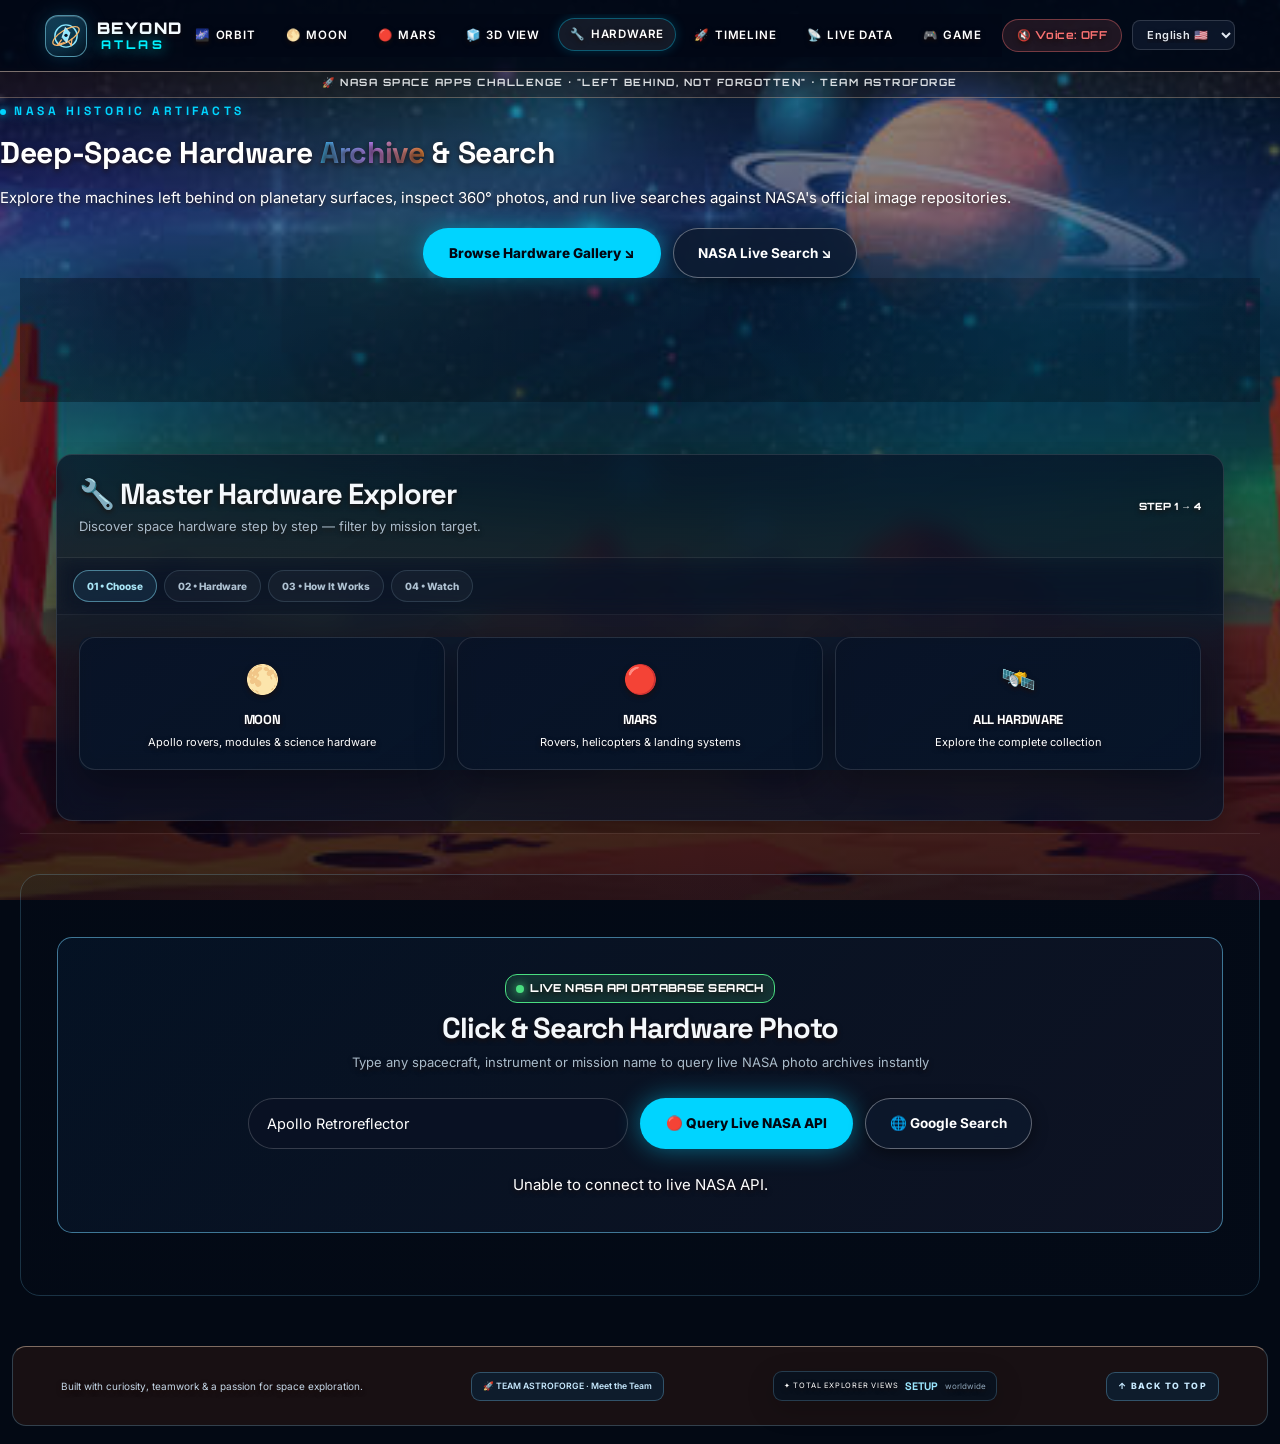
<file: hardware.html>
<!DOCTYPE html>
<html lang="en">
<head>
  <meta charset="utf-8" />
  <meta name="viewport" content="width=device-width, initial-scale=1.0" />
  <title>Deep-Space Hardware Archive & NASA Search — BEYOND ATLAS</title>

  <!-- Preconnect Resources -->
  <link rel="preconnect" href="https://fonts.googleapis.com" />
  <link rel="preconnect" href="https://fonts.gstatic.com" crossorigin />
  <link rel="preconnect" href="https://images-api.nasa.gov" crossorigin="anonymous" />
  <link rel="preconnect" href="https://images-assets.nasa.gov" crossorigin="anonymous" />

  <!-- Google Fonts -->
  <link href="https://fonts.googleapis.com/css2?family=Orbitron:wght@700;800;900&family=Inter:wght@400;500;600;700;800&family=Space+Grotesk:wght@500;600;700&display=swap" rel="stylesheet" />

  <!-- Modular Stylesheets -->
  <link rel="stylesheet" href="css/base.css" />
  <link rel="stylesheet" href="css/components.css" />
  <link rel="stylesheet" href="css/planets.css" />
  <link rel="stylesheet" href="css/games.css" />
  <link rel="stylesheet" href="css/theme-override.css" />
  <link rel="stylesheet" href="css/beyond-theme.css" />
</head>
<body>
  <div class="audience-banner">🚀 NASA SPACE APPS CHALLENGE · "LEFT BEHIND, NOT FORGOTTEN" · TEAM ASTROFORGE</div>

  <!-- Main Navigation Header -->
  <header>
    <a aria-label="BEYOND ATLAS — Back to homepage" class="logo atlas-brand atlas-home-link" href="index.html">
      <span aria-hidden="true" class="atlas-mark">
        <svg viewbox="0 0 52 52">
          <circle cx="26" cy="26" fill="none" r="17" stroke="#8be7ff" stroke-width="2.2"></circle>
          <ellipse cx="26" cy="26" fill="none" rx="23" ry="9" stroke="#f4b66a" stroke-width="2.1" transform="rotate(-32 26 26)"></ellipse>
          <path d="M25 13l7 8-5 15-7-8z" fill="#8be7ff" stroke="#eafaff" stroke-width="1.2"></path>
          <circle cx="26" cy="25" fill="#061426" r="2.5"></circle>
          <path d="M19 32l-5 7 9-3M30 35l4 5 1-9" fill="none" stroke="#ffb66f" stroke-linecap="round" stroke-width="2"></path>
        </svg>
      </span>
      <span class="atlas-word"><b>BEYOND</b><em>ATLAS</em></span>
    </a>

    <nav>
      <a href="index.html#hero"><span>🌌</span><span>Orbit</span></a>
      <a href="explore.html#moon"><span>🌕</span><span>Moon</span></a>
      <a href="explore.html#mars"><span>🔴</span><span>Mars</span></a>
      <a href="explore.html#real-3d-hardware"><span>🧊</span><span>3D View</span></a>
      <a class="active" href="hardware.html"><span>🔧</span><span>Hardware</span></a>
      <a href="timeline.html"><span>🚀</span><span>Timeline</span></a>
      <a href="telemetry.html"><span>📡</span><span>Live Data</span></a>
      <a href="index.html#game"><span>🎮</span><span>Game</span></a>
      <a href="index.html#quiz"><span>🧠</span><span>Quiz</span></a>
      <a class="active" href="hardware.html#archive"><span>🔍</span><span>Live Search</span></a>
    </nav>

    <div class="control-box">
      <button class="audio-btn" id="audioToggleBtn" onclick="toggleGlobalAudio()">🔇 Voice: OFF</button>
      <select class="lang-selector" id="langSelect">
        <option value="en-US">English 🇺🇸</option>
        <option value="bn-BD">বাংলা 🇧🇩</option>
      </select>
    </div>
  </header>

  <!-- Page Hero Banner -->
  <div class="page-hero-banner">
    <span class="beyond-eyebrow">NASA HISTORIC ARTIFACTS</span>
    <h1>Deep-Space Hardware <span class="cyan">Archive</span> & Search</h1>
    <p>Explore the machines left behind on planetary surfaces, inspect 360° photos, and run live searches against NASA's official image repositories.</p>
    <div style="display:flex; justify-content:center; gap:12px; margin-top:18px;">
      <a class="btn-cyan-pill" href="#hardwareGallery">Browse Hardware Gallery ↘</a>
      <a class="btn-glass-pill" href="#archive">NASA Live Search ↘</a>
    </div>
  </div>

  <main>
    <!-- HARDWARE IMAGE GALLERY -->
    <section id="hardwareGallery" style="max-width:1320px; margin:0 auto 40px; padding:0 clamp(16px, 3vw, 30px); border-bottom:none;">
      <div class="section-head" style="text-align:center; margin-bottom:28px;">
        <span class="ba-section-badge">PLANETARY RELIC COLLECTION</span>
        <h2 class="ba-section-title">🛰️ Deep-Space Hardware Gallery</h2>
        <p class="ba-section-subtitle">Real NASA hardware images • Click any machine to open full specifications and status reports</p>
      </div>

      <div class="gallery-toolbar" style="display:flex; justify-content:space-between; align-items:center; margin-bottom:20px; flex-wrap:wrap; gap:12px;">
        <span class="gallery-live"><span class="live-dot"></span> REAL NASA ARCHIVE IMAGES</span>
        <button class="btn-cyan-pill" onclick="openAddHardwareModal()" type="button" style="padding:10px 20px;">➕ Add Custom Hardware</button>
      </div>

      <div class="hardware-gallery-grid" id="hardwareGalleryGrid"></div>
    </section>

    <!-- MASTER HARDWARE EXPLORER -->
    <section class="progressive-section explorer-progressive" id="explorer" style="max-width:1320px; margin:0 auto 40px; padding:0 clamp(16px, 3vw, 30px);">
      <div class="progressive-panel">
        <div class="progressive-head">
          <div>
            <h2>🔧 Master Hardware Explorer</h2>
            <p>Discover space hardware step by step — filter by mission target.</p>
          </div>
          <span class="progressive-count">STEP 1 → 4</span>
        </div>
        <div class="progressive-tabs" id="explorerTabs">
          <button class="progressive-tab active" onclick="showExplorerStep(1)">01 • Choose</button>
          <button class="progressive-tab" onclick="showExplorerStep(2)">02 • Hardware</button>
          <button class="progressive-tab" onclick="showExplorerStep(3)">03 • How It Works</button>
          <button class="progressive-tab" onclick="showExplorerStep(4)">04 • Watch</button>
        </div>
        <div class="progressive-content" id="explorerFlowContent"></div>
      </div>
    </section>

    <!-- LIVE SEARCH ARCHIVE SECTION -->
    <section id="archive" style="max-width:1320px; margin:0 auto 40px; padding:0 clamp(16px, 3vw, 30px);">
      <div class="archive-highlight-box" style="background: radial-gradient(circle at center, rgba(0, 212, 255, 0.08) 0%, rgba(6, 11, 23, 0.95) 85%); border: 1.5px solid rgba(0, 212, 255, 0.35); border-radius: 20px; padding: clamp(20px, 3vw, 36px); box-shadow: 0 15px 40px rgba(0,0,0,0.5);">
        <div class="section-head" style="margin-bottom:20px; text-align:center;">
          <div style="margin-bottom:8px;">
            <span class="live-indicator"><span class="live-dot"></span> LIVE NASA API DATABASE SEARCH</span>
          </div>
          <h2 style="font-family:'Space Grotesk','Orbitron',sans-serif; font-size:clamp(22px, 3vw, 32px); color:#ffffff; margin:6px 0;">Click & Search Hardware Photo</h2>
          <p style="color:#94a3b8; font-size:14.5px;">Type any spacecraft, instrument or mission name to query live NASA photo archives instantly</p>
        </div>

        <div style="display:flex; justify-content:center; gap:12px; margin-bottom:24px; flex-wrap:wrap;">
          <input id="nasaQuery" style="padding:12px 18px; border-radius:30px; border:1px solid rgba(255,255,255,0.18); background:rgba(10,18,36,0.85); color:#fff; width:100%; max-width:380px; font-size:14.5px; outline:none;" type="text" value="Apollo Retroreflector" />
          <button class="btn-cyan-pill" id="liveSearchBtn" onclick="searchNASA()">🔴 Query Live NASA API</button>
          <button class="btn-glass-pill" id="googleSearchBtn" onclick="openGoogleSearch()">🌐 Google Search</button>
        </div>

        <div class="hardware-grid" id="nasaResults"></div>
      </div>
    </section>
  </main>

  <!-- ADD HARDWARE MODAL -->
  <div class="modal" id="addHardwareModal">
    <div class="modal-content add-hardware-content">
      <span class="close-modal" onclick="closeAddHardwareModal()">×</span>
      <h2 style="color:var(--neon-blue); font-family:'Orbitron',sans-serif; font-size:21px; margin-bottom:6px;">➕ Add Hardware</h2>
      <p style="color:var(--text-muted); font-size:13px; margin-bottom:18px;">Add your own hardware and photo. Your custom hardware is saved in this browser and can be deleted later.</p>
      <div class="add-hw-form">
        <input id="addHwName" placeholder="Hardware name"/>
        <select id="addHwTarget"><option value="moon">🌕 Moon</option><option value="mars">🔴 Mars</option></select>
        <input id="addHwYear" placeholder="Year"/>
        <input id="addHwMission" placeholder="Mission"/>
        <input id="addHwImage" placeholder="Real image URL (optional)"/>
        <div class="add-hw-file"><input accept="image/*" id="addHwImageFile" type="file"/></div>
        <div class="add-hw-photo-note">You can use an image URL or upload a photo. Uploaded photos are compressed and saved in this browser.</div>
        <textarea id="addHwSummary" placeholder="Short information"></textarea>
      </div>
      <button class="btn-cyan-pill" onclick="addCustomHardware()" style="width:100%; margin-top:14px; justify-content:center;">💾 Save Hardware</button>
    </div>
  </div>

  <!-- HARDWARE MODAL WITH REAL NASA HARDWARE PHOTO -->
  <div class="modal" id="hwModal">
    <div class="modal-content">
      <span class="close-modal" onclick="closeModal()">×</span>
      <h2 id="mTitle" style="color:var(--neon-blue); font-size:22px; font-family:'Orbitron',sans-serif; margin-bottom:6px;"></h2>
      <div id="mSub" style="font-size:12px; color:var(--orange); font-weight:800; margin-bottom:16px;"></div>
      <div class="modal-hardware-photo-wrap" id="modalPhotoWrap" style="display:none;">
        <img alt="NASA hardware photo" class="modal-hardware-photo" decoding="async" id="modalHardwarePhoto" loading="lazy"/>
        <div class="modal-photo-credit">NASA ARCHIVE • REAL HARDWARE PHOTO</div>
        <div class="hardware-key-parts" id="hardwareKeyParts">
          <strong>EXPLORE THE MAIN PARTS</strong>
          <div class="hardware-part-points" id="hardwarePartPoints"></div>
          <p class="hardware-part-hint">Select a marker to learn what that component does.</p>
        </div>
      </div>
      <div class="hw-360-panel" id="hw360Panel">
        <div class="hw-360-heading"><strong>360° HARDWARE INSPECTION</strong><span>Drag the image or use the controls to inspect the mission machine</span></div>
        <div class="hw-360-stage" id="hw360Stage">
          <img alt="Interactive hardware inspection image" decoding="async" draggable="false" id="hw360Image" loading="lazy"/>
          <span class="hw-360-hint">DRAG TO ROTATE VIEW</span>
        </div>
        <div class="hw-360-controls">
          <button onclick="rotateHardwareView(-18)" type="button">↶ Rotate</button>
          <input aria-label="Rotate hardware view" id="hw360Slider" max="180" min="-180" type="range" value="0"/>
          <button onclick="rotateHardwareView(18)" type="button">Rotate ↷</button>
          <button onclick="resetHardwareView()" type="button">Reset</button>
        </div>
        <div class="hw-360-note">Interactive photo inspection view. A true photogrammetry/GLB model is needed for an authentic all-angle 3D hardware model.</div>
      </div>
      <div class="modal-overview" id="mOverview"><strong>QUICK OVERVIEW</strong><span></span></div>
      <div class="modal-status-strip">
        <div class="modal-status-chip"><span>MISSION STATUS</span><strong id="mStatus">—</strong></div>
        <div class="modal-status-chip"><span>USABLE TODAY?</span><strong id="mUsable">—</strong></div>
      </div>
      <div class="modal-actions">
        <button class="btn btn-primary" id="modalVideoBtn" type="button">▶ See Video</button>
        <button class="btn btn-primary" id="modalLiveSearchBtn">🌐 Live NASA Archive Search</button>
        <button class="btn btn-outline" id="modalListenBtn" onclick="listenModalContent()">🔊 Listen &amp; Mark</button>
      </div>
      <div class="modal-grid">
        <div class="modal-field"><label>🚀 Mission &amp; Launch Details</label><p id="mMission"></p></div>
        <div class="modal-field"><label>📍 Exact Landing Coordinates</label><p id="mLoc"></p></div>
        <div class="modal-field"><label>🎯 Operational Purpose</label><p id="mPurpose"></p></div>
        <div class="modal-field"><label>⚙️ Detailed Mechanical Engineering</label><p id="mHow"></p></div>
        <div class="modal-field"><label>📖 Current Modern Status</label><p id="mHappened"></p></div>
        <div class="modal-field"><label>🛑 Structural Reason Left Behind</label><p id="mWhy"></p></div>
        <div class="modal-field" style="grid-column: 1 / -1; border-left-color:var(--green);"><label>🔬 Enduring Scientific Legacy</label><p id="mScience"></p></div>
      </div>
    </div>
  </div>

  <!-- HARDWARE VIDEO MODAL -->
  <div class="modal" id="hardwareVideoModal">
    <div class="modal-content" style="max-width:920px;">
      <span class="close-modal" onclick="closeHardwareVideo()">×</span>
      <div id="videoModalSub" style="font-size:10px;color:var(--orange);font-family:'Orbitron',sans-serif;font-weight:800;margin-bottom:6px;">NASA / JPL VIDEO</div>
      <h2 id="videoModalTitle" style="color:var(--neon-blue);font-size:20px;font-family:'Orbitron',sans-serif;margin-bottom:13px;"></h2>
      <iframe allow="accelerometer; autoplay; clipboard-write; encrypted-media; gyroscope; picture-in-picture; web-share" allowfullscreen="" class="modal-video-frame" id="hardwareVideoFrame" loading="lazy" title="NASA hardware video"></iframe>
      <div class="modal-video-panel">
        <div class="modal-video-title">💡 What to notice</div>
        <div id="videoModalDescription" style="color:#cbd5e1;font-size:12px;line-height:1.6;"></div>
      </div>
      <div style="margin-top:10px;text-align:center;color:#64748b;font-size:10px;">🎬 Video plays directly inside BEYOND ATLAS</div>
    </div>
  </div>

  <!-- TEAM MODAL -->
  <div class="modal" id="teamModal">
    <div class="modal-content" style="max-width:580px;">
      <span class="close-modal" onclick="closeTeamModal()">×</span>
      <h2 style="color:var(--neon-blue);font-size:22px;font-family:'Orbitron',sans-serif;text-align:center;margin-bottom:5px;">🚀 TEAM <span style="color:#ffffff !important;">ASTRO</span><span style="color:var(--neon-blue) !important;">FORGE</span></h2>
      <p style="text-align:center;color:#9fb4c9;font-size:12px;margin-bottom:18px;">The people behind “Left Behind, Not Forgotten”</p>
      <div class="team-leader-center">
        <div style="font-size:10px;letter-spacing:1.5px;color:#8be7ff;font-weight:800;margin-bottom:7px;">TEAM LEADER</div>
        <h3>Roni Das</h3>
        <p>TEAM LEADER &amp; DEVELOPER</p>
        <div class="team-contribution">Project coordination, website development, interactive experience and overall project direction.</div>
      </div>
      <div style="text-align:center;font-size:11px;color:var(--orange);font-weight:800;margin:4px 0 12px;letter-spacing:1.2px;font-family:'Orbitron',sans-serif;">TEAM MEMBERS</div>
      <div class="team-members-grid">
        <div class="team-member-card"><strong>Sajid Mahmud</strong><span style="font-size:12px;color:var(--text-muted)">Content Writer</span><div class="team-contribution">Research, mission information and student-friendly storytelling.</div></div>
        <div class="team-member-card"><strong>Md. Milon Sarker</strong><span style="font-size:12px;color:var(--text-muted)">Space Science &amp; Physics</span><div class="team-contribution">Scientific concepts, space hardware context and physics accuracy.</div></div>
        <div class="team-member-card"><strong>Sanchari Karmakar</strong><span style="font-size:12px;color:var(--text-muted)">UI/UX &amp; Illustrator</span><div class="team-contribution">Visual design, interface layout and illustrations.</div></div>
        <div class="team-member-card"><strong>Jobair Ahmed</strong><span style="font-size:12px;color:var(--text-muted)">Animator &amp; Voice Artist</span><div class="team-contribution">Animation, visual storytelling and voice presentation.</div></div>
      </div>
    </div>
  </div>

  <!-- Footer -->
  <footer aria-label="Beyond Atlas footer" class="atlas-footer-row">
    <p class="atlas-footer-item">Built with curiosity, teamwork &amp; a passion for space exploration.</p>
    <button class="team-simple-btn atlas-footer-item" onclick="openTeamModal()">🚀 TEAM ASTROFORGE · Meet the Team</button>
    <div aria-live="polite" class="local-visit-counter global-visit-counter atlas-footer-item">
      <span>✦ TOTAL EXPLORER VIEWS</span>
      <strong id="localVisitCount">Connecting…</strong>
      <small>worldwide</small>
    </div>
    <a aria-label="Back to top" class="back-to-top atlas-footer-item" href="#hardwareGallery">↑  BACK TO TOP</a>
  </footer>

  <!-- Scripts -->
  <script src="js/main.js"></script>
  <script src="js/hardware-lab.js"></script>
</body>
</html>
</file>
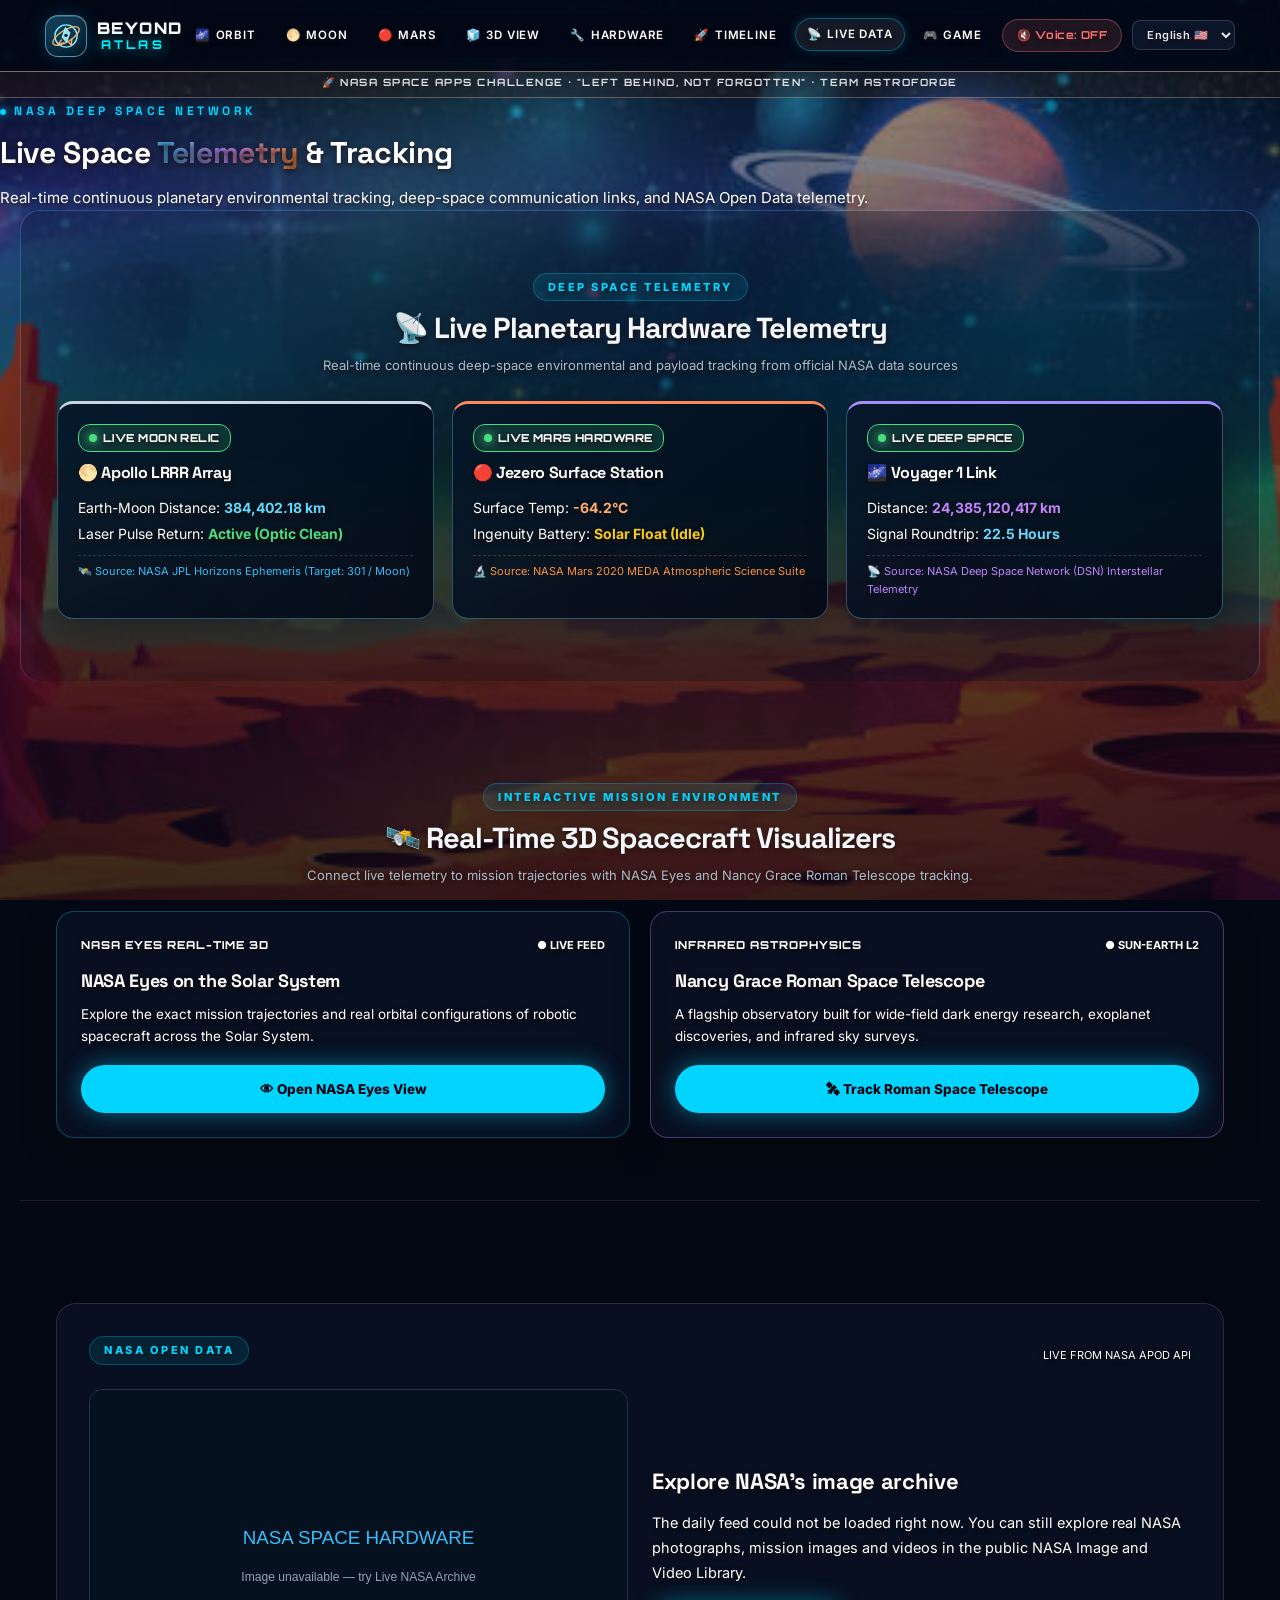
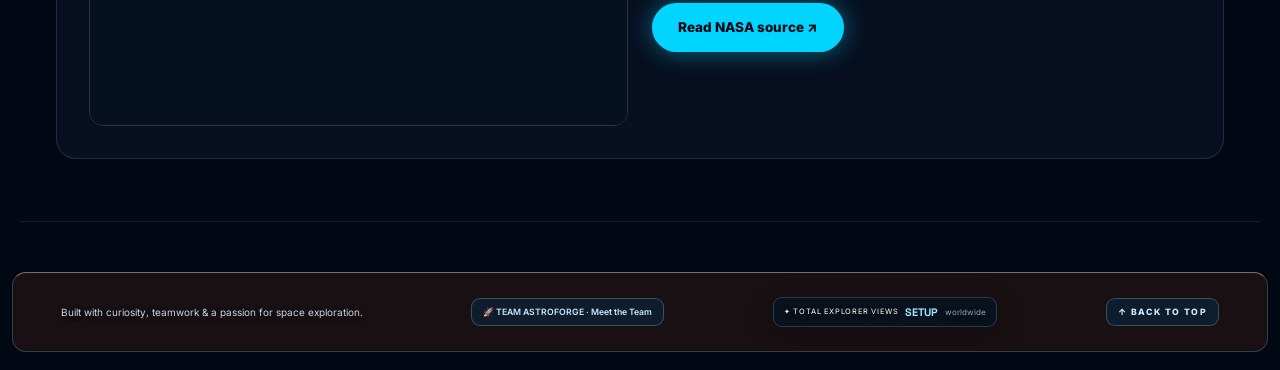
<file: telemetry.html>
<!DOCTYPE html>
<html lang="en">
<head>
  <meta charset="utf-8" />
  <meta name="viewport" content="width=device-width, initial-scale=1.0" />
  <title>Live Space Telemetry & Mission Tracking — BEYOND ATLAS</title>

  <!-- Preconnect Resources -->
  <link rel="preconnect" href="https://fonts.googleapis.com" />
  <link rel="preconnect" href="https://fonts.gstatic.com" crossorigin />
  <link rel="preconnect" href="https://assets.science.nasa.gov" crossorigin="anonymous" />
  <link rel="preconnect" href="https://images-assets.nasa.gov" crossorigin="anonymous" />

  <!-- Google Fonts -->
  <link href="https://fonts.googleapis.com/css2?family=Orbitron:wght@700;800;900&family=Inter:wght@400;500;600;700;800&family=Space+Grotesk:wght@500;600;700&display=swap" rel="stylesheet" />

  <!-- Modular Stylesheets -->
  <link rel="stylesheet" href="css/base.css" />
  <link rel="stylesheet" href="css/components.css" />
  <link rel="stylesheet" href="css/planets.css" />
  <link rel="stylesheet" href="css/games.css" />
  <link rel="stylesheet" href="css/theme-override.css" />
  <link rel="stylesheet" href="css/beyond-theme.css" />
</head>
<body>
  <div class="audience-banner">🚀 NASA SPACE APPS CHALLENGE · "LEFT BEHIND, NOT FORGOTTEN" · TEAM ASTROFORGE</div>

  <!-- Main Navigation Header -->
  <header>
    <a aria-label="BEYOND ATLAS — Back to homepage" class="logo atlas-brand atlas-home-link" href="index.html">
      <span aria-hidden="true" class="atlas-mark">
        <svg viewbox="0 0 52 52">
          <circle cx="26" cy="26" fill="none" r="17" stroke="#8be7ff" stroke-width="2.2"></circle>
          <ellipse cx="26" cy="26" fill="none" rx="23" ry="9" stroke="#f4b66a" stroke-width="2.1" transform="rotate(-32 26 26)"></ellipse>
          <path d="M25 13l7 8-5 15-7-8z" fill="#8be7ff" stroke="#eafaff" stroke-width="1.2"></path>
          <circle cx="26" cy="25" fill="#061426" r="2.5"></circle>
          <path d="M19 32l-5 7 9-3M30 35l4 5 1-9" fill="none" stroke="#ffb66f" stroke-linecap="round" stroke-width="2"></path>
        </svg>
      </span>
      <span class="atlas-word"><b>BEYOND</b><em>ATLAS</em></span>
    </a>

    <nav>
      <a href="index.html#hero"><span>🌌</span><span>Orbit</span></a>
      <a href="explore.html#moon"><span>🌕</span><span>Moon</span></a>
      <a href="explore.html#mars"><span>🔴</span><span>Mars</span></a>
      <a href="explore.html#real-3d-hardware"><span>🧊</span><span>3D View</span></a>
      <a href="hardware.html"><span>🔧</span><span>Hardware</span></a>
      <a href="timeline.html"><span>🚀</span><span>Timeline</span></a>
      <a class="active" href="telemetry.html"><span>📡</span><span>Live Data</span></a>
      <a href="index.html#game"><span>🎮</span><span>Game</span></a>
      <a href="index.html#quiz"><span>🧠</span><span>Quiz</span></a>
      <a href="hardware.html#archive"><span>🔍</span><span>Live Search</span></a>
    </nav>

    <div class="control-box">
      <button class="audio-btn" id="audioToggleBtn" onclick="toggleGlobalAudio()">🔇 Voice: OFF</button>
      <select class="lang-selector" id="langSelect">
        <option value="en-US">English 🇺🇸</option>
        <option value="bn-BD">বাংলা 🇧🇩</option>
      </select>
    </div>
  </header>

  <!-- Page Hero Banner -->
  <div class="page-hero-banner">
    <span class="beyond-eyebrow">NASA DEEP SPACE NETWORK</span>
    <h1>Live Space <span class="cyan">Telemetry</span> & Tracking</h1>
    <p>Real-time continuous planetary environmental tracking, deep-space communication links, and NASA Open Data telemetry.</p>
  </div>

  <main>
    <!-- REALTIME TELEMETRY -->
    <section id="telemetry" style="max-width:1320px; margin:0 auto 40px; padding:0 clamp(16px, 3vw, 30px); border-bottom:none;">
      <div class="section-head" style="text-align:center; margin-bottom:28px;">
        <span class="ba-section-badge">DEEP SPACE TELEMETRY</span>
        <h2 class="ba-section-title">📡 Live Planetary Hardware Telemetry</h2>
        <p class="ba-section-subtitle">Real-time continuous deep-space environmental and payload tracking from official NASA data sources</p>
      </div>

      <div class="telemetry-grid">
        <div class="telemetry-card">
          <div style="margin-bottom:8px;">
            <span class="live-indicator"><span class="live-dot"></span> LIVE MOON RELIC</span>
          </div>
          <h3 style="font-family:'Orbitron',sans-serif; font-size:16px; color:var(--neon-blue); margin-bottom:10px;">🌕 Apollo LRRR Array</h3>
          <p style="font-size:14px; color:var(--text-muted);">Earth-Moon Distance: <strong id="liveMoonDist" style="color:var(--neon-blue)">384,402.18 km</strong></p>
          <p style="font-size:14px; color:var(--text-muted); margin-top:4px;">Laser Pulse Return: <strong style="color:var(--green)">Active (Optic Clean)</strong></p>
          <div style="margin-top:10px; font-size:11px; color:#38bdf8; border-top:1px dashed rgba(56,189,248,0.25); padding-top:6px;">
            🛰️ Source: NASA JPL Horizons Ephemeris (Target: 301 / Moon)
          </div>
        </div>

        <div class="telemetry-card">
          <div style="margin-bottom:8px;">
            <span class="live-indicator"><span class="live-dot"></span> LIVE MARS HARDWARE</span>
          </div>
          <h3 style="font-family:'Orbitron',sans-serif; font-size:16px; color:var(--orange); margin-bottom:10px;">🔴 Jezero Surface Station</h3>
          <p style="font-size:14px; color:var(--text-muted);">Surface Temp: <strong style="color:var(--orange)">-64.2°C</strong></p>
          <p style="font-size:14px; color:var(--text-muted); margin-top:4px;">Ingenuity Battery: <strong style="color:var(--gold)">Solar Float (Idle)</strong></p>
          <div style="margin-top:10px; font-size:11px; color:#fb923c; border-top:1px dashed rgba(251,146,60,0.25); padding-top:6px;">
            🔬 Source: NASA Mars 2020 MEDA Atmospheric Science Suite
          </div>
        </div>

        <div class="telemetry-card">
          <div style="margin-bottom:8px;">
            <span class="live-indicator"><span class="live-dot"></span> LIVE DEEP SPACE</span>
          </div>
          <h3 style="font-family:'Orbitron',sans-serif; font-size:16px; color:var(--purple); margin-bottom:10px;">🌌 Voyager 1 Link</h3>
          <p style="font-size:14px; color:var(--text-muted);">Distance: <strong id="voyagerDist" style="color:var(--purple)">24,385,120,400 km</strong></p>
          <p style="font-size:14px; color:var(--text-muted); margin-top:4px;">Signal Roundtrip: <strong style="color:var(--neon-blue)">22.5 Hours</strong></p>
          <div style="margin-top:10px; font-size:11px; color:#c084fc; border-top:1px dashed rgba(192,132,252,0.25); padding-top:6px;">
            📡 Source: NASA Deep Space Network (DSN) Interstellar Telemetry
          </div>
        </div>
      </div>
    </section>

    <!-- NASA EYES & ROMAN SPACE TELESCOPE LIVE VISUALIZERS -->
    <section style="max-width:1320px; margin:0 auto 40px; padding:0 clamp(16px, 3vw, 30px);">
      <div class="section-head" style="text-align:center; margin-bottom:28px;">
        <span class="ba-section-badge">INTERACTIVE MISSION ENVIRONMENT</span>
        <h2 class="ba-section-title">🛰️ Real-Time 3D Spacecraft Visualizers</h2>
        <p class="ba-section-subtitle">Connect live telemetry to mission trajectories with NASA Eyes and Nancy Grace Roman Telescope tracking.</p>
      </div>

      <div style="display:grid; grid-template-columns:repeat(auto-fit, minmax(320px, 1fr)); gap:20px;">
        <div style="background:rgba(10,18,36,0.75); border:1px solid rgba(0,212,255,0.3); border-radius:18px; padding:24px; backdrop-filter:blur(16px); box-shadow:0 15px 35px rgba(0,0,0,0.3);">
          <div style="display:flex; justify-content:space-between; align-items:center; margin-bottom:12px;">
            <span style="font-family:'Orbitron',sans-serif; font-size:11px; color:var(--neon-blue); font-weight:800; letter-spacing:1px;">NASA EYES REAL-TIME 3D</span>
            <span style="color:#4ade80; font-size:11px; font-weight:700;">● LIVE FEED</span>
          </div>
          <h3 style="font-family:'Orbitron',sans-serif; font-size:18px; color:#ffffff; margin-bottom:8px;">NASA Eyes on the Solar System</h3>
          <p style="color:#94a3b8; font-size:13.5px; line-height:1.6; margin-bottom:18px;">
            Explore the exact mission trajectories and real orbital configurations of robotic spacecraft across the Solar System.
          </p>
          <button class="btn-cyan-pill" onclick="openEyesSpace()" type="button" style="width:100%; justify-content:center;">
            👁 Open NASA Eyes View
          </button>
        </div>

        <div style="background:rgba(10,18,36,0.75); border:1px solid rgba(192,132,252,0.35); border-radius:18px; padding:24px; backdrop-filter:blur(16px); box-shadow:0 15px 35px rgba(0,0,0,0.3);">
          <div style="display:flex; justify-content:space-between; align-items:center; margin-bottom:12px;">
            <span style="font-family:'Orbitron',sans-serif; font-size:11px; color:var(--ba-purple); font-weight:800; letter-spacing:1px;">INFRARED ASTROPHYSICS</span>
            <span style="color:#c084fc; font-size:11px; font-weight:700;">● SUN-EARTH L2</span>
          </div>
          <h3 style="font-family:'Orbitron',sans-serif; font-size:18px; color:#ffffff; margin-bottom:8px;">Nancy Grace Roman Space Telescope</h3>
          <p style="color:#94a3b8; font-size:13.5px; line-height:1.6; margin-bottom:18px;">
            A flagship observatory built for wide-field dark energy research, exoplanet discoveries, and infrared sky surveys.
          </p>
          <button class="btn-cyan-pill" onclick="openRomanSpace()" type="button" style="width:100%; justify-content:center; background:#c084fc; box-shadow:0 0 25px rgba(192,132,252,0.4);">
            🛰 Track Roman Space Telescope
          </button>
        </div>
      </div>
    </section>

    <!-- NASA APOD OPEN DATA SECTION -->
    <section style="max-width:1320px; margin:0 auto 40px; padding:0 clamp(16px, 3vw, 30px);">
      <div style="background:rgba(10,18,36,0.75); border:1px solid rgba(255,255,255,0.12); border-radius:20px; padding:clamp(20px, 3vw, 32px); backdrop-filter:blur(16px);">
        <div style="display:flex; justify-content:space-between; align-items:center; margin-bottom:14px; flex-wrap:wrap; gap:8px;">
          <span class="ba-section-badge" id="nasaApodDate">NASA OPEN DATA</span>
          <span style="font-size:11px; color:#38bdf8;">LIVE FROM NASA APOD API</span>
        </div>
        <div style="display:grid; grid-template-columns:repeat(auto-fit, minmax(280px, 1fr)); gap:24px; align-items:center;">
          <img alt="NASA Astronomy Picture of the Day" id="nasaApodImage" style="width:100%; max-height:360px; object-fit:cover; border-radius:14px; border:1px solid rgba(255,255,255,0.15);" src="https://images-assets.nasa.gov/image/PIA12235/PIA12235~orig.jpg"/>
          <div>
            <h2 id="nasaApodHeading" style="font-family:'Space Grotesk','Orbitron',sans-serif; font-size:22px; color:#fff; margin-bottom:12px;">NASA Astronomy Picture of the Day</h2>
            <p id="nasaApodText" style="color:#cbd5e1; font-size:14.5px; line-height:1.7; margin-bottom:18px;">Loading today’s featured astronomical discovery from NASA’s public scientific archive…</p>
            <a class="btn-cyan-pill" href="https://science.nasa.gov/solar-system/" id="nasaApodLink" rel="noopener noreferrer" target="_blank">Read NASA source ↗</a>
          </div>
        </div>
      </div>
    </section>
  </main>

  <!-- NASA EYES / ROMAN SPACE MODALS -->
  <div class="modal" id="spaceEyesModal">
    <div class="modal-content space-live-modal">
      <span class="close-modal" onclick="closeEyesSpace()">×</span>
      <h2 style="color:var(--neon-blue);font-family:'Orbitron',sans-serif;font-size:20px;">👁 NASA Eyes on the Solar System</h2>
      <p style="color:var(--text-muted);margin:6px 0 12px;">Real-time 3D mission visualization. NASA Eyes lets you explore the same mission environment behind this project — spacecraft, rovers, landing systems and other deep-space hardware in context.</p>
      <iframe allowfullscreen="" class="space-eyes-frame" id="spaceEyesFrame" loading="lazy" src="about:blank" title="NASA Eyes on the Solar System"></iframe>
      <div class="space-live-actions">
        <button class="btn btn-primary" onclick="window.open('https://eyes.nasa.gov/apps/solar-system/','_blank','noopener,noreferrer')" type="button">🚀 Open NASA Eyes</button>
        <button class="btn btn-outline" onclick="closeEyesSpace()" type="button">Close</button>
      </div>
    </div>
  </div>

  <div class="modal" id="romanSpaceModal">
    <div class="modal-content space-live-modal">
      <span class="close-modal" onclick="closeRomanSpace()">×</span>
      <h2 style="color:#c4b5fd;font-family:'Orbitron',sans-serif;font-size:20px;">🛰 Nancy Grace Roman Space Telescope</h2>
      <p style="color:var(--text-muted);line-height:1.6;margin:8px 0;">Roman is part of the project’s space-hardware story: a real spacecraft designed for wide-field infrared astronomy. Use NASA Eyes to place the spacecraft in its mission environment and connect the hardware to where it operates.</p>
      <div class="roman-live-card">
        <div><span>MISSION</span><strong>Roman Space Telescope</strong></div>
        <div><span>DESTINATION</span><strong>Sun-Earth L2</strong></div>
        <div><span>MODE</span><strong>Interactive 3D tracking</strong></div>
      </div>
      <div class="space-live-actions">
        <button class="btn btn-primary" onclick="openRomanEyes()" type="button">👁 Track Roman in NASA Eyes</button>
        <a class="btn btn-outline" href="https://science.nasa.gov/mission/roman-space-telescope/" rel="noopener noreferrer" target="_blank">NASA Roman Mission</a>
        <button class="btn btn-outline" onclick="closeRomanSpace()" type="button">Close</button>
      </div>
    </div>
  </div>

  <!-- TEAM MODAL -->
  <div class="modal" id="teamModal">
    <div class="modal-content" style="max-width:580px;">
      <span class="close-modal" onclick="closeTeamModal()">×</span>
      <h2 style="color:var(--neon-blue);font-size:22px;font-family:'Orbitron',sans-serif;text-align:center;margin-bottom:5px;">🚀 TEAM <span style="color:#ffffff !important;">ASTRO</span><span style="color:var(--neon-blue) !important;">FORGE</span></h2>
      <p style="text-align:center;color:#9fb4c9;font-size:12px;margin-bottom:18px;">The people behind “Left Behind, Not Forgotten”</p>
      <div class="team-leader-center">
        <div style="font-size:10px;letter-spacing:1.5px;color:#8be7ff;font-weight:800;margin-bottom:7px;">TEAM LEADER</div>
        <h3>Roni Das</h3>
        <p>TEAM LEADER &amp; DEVELOPER</p>
        <div class="team-contribution">Project coordination, website development, interactive experience and overall project direction.</div>
      </div>
      <div style="text-align:center;font-size:11px;color:var(--orange);font-weight:800;margin:4px 0 12px;letter-spacing:1.2px;font-family:'Orbitron',sans-serif;">TEAM MEMBERS</div>
      <div class="team-members-grid">
        <div class="team-member-card"><strong>Sajid Mahmud</strong><span style="font-size:12px;color:var(--text-muted)">Content Writer</span><div class="team-contribution">Research, mission information and student-friendly storytelling.</div></div>
        <div class="team-member-card"><strong>Md. Milon Sarker</strong><span style="font-size:12px;color:var(--text-muted)">Space Science &amp; Physics</span><div class="team-contribution">Scientific concepts, space hardware context and physics accuracy.</div></div>
        <div class="team-member-card"><strong>Sanchari Karmakar</strong><span style="font-size:12px;color:var(--text-muted)">UI/UX &amp; Illustrator</span><div class="team-contribution">Visual design, interface layout and illustrations.</div></div>
        <div class="team-member-card"><strong>Jobair Ahmed</strong><span style="font-size:12px;color:var(--text-muted)">Animator &amp; Voice Artist</span><div class="team-contribution">Animation, visual storytelling and voice presentation.</div></div>
      </div>
    </div>
  </div>

  <!-- Footer -->
  <footer aria-label="Beyond Atlas footer" class="atlas-footer-row">
    <p class="atlas-footer-item">Built with curiosity, teamwork &amp; a passion for space exploration.</p>
    <button class="team-simple-btn atlas-footer-item" onclick="openTeamModal()">🚀 TEAM ASTROFORGE · Meet the Team</button>
    <div aria-live="polite" class="local-visit-counter global-visit-counter atlas-footer-item">
      <span>✦ TOTAL EXPLORER VIEWS</span>
      <strong id="localVisitCount">Connecting…</strong>
      <small>worldwide</small>
    </div>
    <a aria-label="Back to top" class="back-to-top atlas-footer-item" href="#telemetry">↑  BACK TO TOP</a>
  </footer>

  <!-- Scripts -->
  <script src="js/main.js"></script>
</body>
</html>
</file>
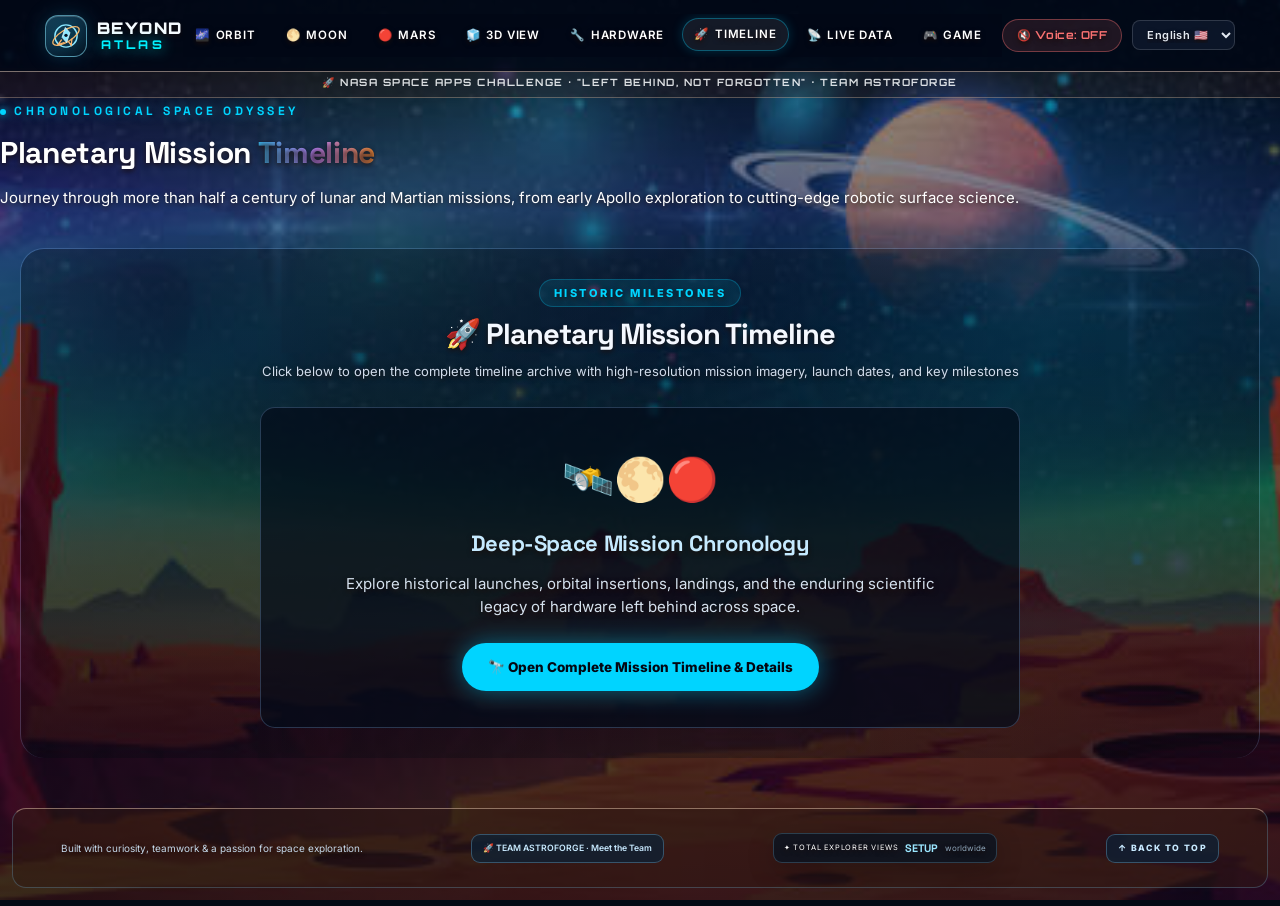
<file: timeline.html>
<!DOCTYPE html>
<html lang="en">
<head>
  <meta charset="utf-8" />
  <meta name="viewport" content="width=device-width, initial-scale=1.0" />
  <title>Planetary Mission Timeline — BEYOND ATLAS</title>

  <!-- Preconnect Resources -->
  <link rel="preconnect" href="https://fonts.googleapis.com" />
  <link rel="preconnect" href="https://fonts.gstatic.com" crossorigin />
  <link rel="preconnect" href="https://assets.science.nasa.gov" crossorigin="anonymous" />

  <!-- Google Fonts -->
  <link href="https://fonts.googleapis.com/css2?family=Orbitron:wght@700;800;900&family=Inter:wght@400;500;600;700;800&family=Space+Grotesk:wght@500;600;700&display=swap" rel="stylesheet" />

  <!-- Modular Stylesheets -->
  <link rel="stylesheet" href="css/base.css" />
  <link rel="stylesheet" href="css/components.css" />
  <link rel="stylesheet" href="css/planets.css" />
  <link rel="stylesheet" href="css/games.css" />
  <link rel="stylesheet" href="css/theme-override.css" />
  <link rel="stylesheet" href="css/beyond-theme.css" />
</head>
<body>
  <div class="audience-banner">🚀 NASA SPACE APPS CHALLENGE · "LEFT BEHIND, NOT FORGOTTEN" · TEAM ASTROFORGE</div>

  <!-- Main Navigation Header -->
  <header>
    <a aria-label="BEYOND ATLAS — Back to homepage" class="logo atlas-brand atlas-home-link" href="index.html">
      <span aria-hidden="true" class="atlas-mark">
        <svg viewbox="0 0 52 52">
          <circle cx="26" cy="26" fill="none" r="17" stroke="#8be7ff" stroke-width="2.2"></circle>
          <ellipse cx="26" cy="26" fill="none" rx="23" ry="9" stroke="#f4b66a" stroke-width="2.1" transform="rotate(-32 26 26)"></ellipse>
          <path d="M25 13l7 8-5 15-7-8z" fill="#8be7ff" stroke="#eafaff" stroke-width="1.2"></path>
          <circle cx="26" cy="25" fill="#061426" r="2.5"></circle>
          <path d="M19 32l-5 7 9-3M30 35l4 5 1-9" fill="none" stroke="#ffb66f" stroke-linecap="round" stroke-width="2"></path>
        </svg>
      </span>
      <span class="atlas-word"><b>BEYOND</b><em>ATLAS</em></span>
    </a>

    <nav>
      <a href="index.html#hero"><span>🌌</span><span>Orbit</span></a>
      <a href="explore.html#moon"><span>🌕</span><span>Moon</span></a>
      <a href="explore.html#mars"><span>🔴</span><span>Mars</span></a>
      <a href="explore.html#real-3d-hardware"><span>🧊</span><span>3D View</span></a>
      <a href="hardware.html"><span>🔧</span><span>Hardware</span></a>
      <a class="active" href="timeline.html"><span>🚀</span><span>Timeline</span></a>
      <a href="telemetry.html"><span>📡</span><span>Live Data</span></a>
      <a href="index.html#game"><span>🎮</span><span>Game</span></a>
      <a href="index.html#quiz"><span>🧠</span><span>Quiz</span></a>
      <a href="hardware.html#archive"><span>🔍</span><span>Live Search</span></a>
    </nav>

    <div class="control-box">
      <button class="audio-btn" id="audioToggleBtn" onclick="toggleGlobalAudio()">🔇 Voice: OFF</button>
      <select class="lang-selector" id="langSelect">
        <option value="en-US">English 🇺🇸</option>
        <option value="bn-BD">বাংলা 🇧🇩</option>
      </select>
    </div>
  </header>

  <!-- Page Hero Banner -->
  <div class="page-hero-banner">
    <span class="beyond-eyebrow">CHRONOLOGICAL SPACE ODYSSEY</span>
    <h1>Planetary Mission <span class="cyan">Timeline</span></h1>
    <p>Journey through more than half a century of lunar and Martian missions, from early Apollo exploration to cutting-edge robotic surface science.</p>
  </div>

  <main>
    <!-- TIMELINE SECTION -->
    <section id="timeline" style="max-width:1320px; margin:0 auto 40px; padding:0 clamp(16px, 3vw, 30px); border-bottom:none;">
      <div class="section-head" style="text-align:center; margin-bottom:28px;">
        <span class="ba-section-badge">HISTORIC MILESTONES</span>
        <h2 class="ba-section-title">🚀 Planetary Mission Timeline</h2>
        <p class="ba-section-subtitle">Click below to open the complete timeline archive with high-resolution mission imagery, launch dates, and key milestones</p>
      </div>

      <div class="timeline-compact-box" style="background:rgba(10,18,36,0.75); border:1px solid rgba(0,212,255,0.3); border-radius:20px; padding:36px 20px; text-align:center; backdrop-filter:blur(16px); box-shadow:0 15px 40px rgba(0,0,0,0.4);">
        <div style="font-size:42px; margin-bottom:12px;">🛰️🌕🔴</div>
        <h3 style="font-family:'Space Grotesk','Orbitron',sans-serif; color:var(--ba-cyan); font-size:22px; font-weight:800; margin-bottom:10px;">Deep-Space Mission Chronology</h3>
        <p style="color:#94a3b8; font-size:15px; max-width:600px; margin:0 auto 24px;">Explore historical launches, orbital insertions, landings, and the enduring scientific legacy of hardware left behind across space.</p>
        <button class="btn-cyan-pill" onclick="openMissionTimeline()" type="button" style="padding:14px 28px; font-size:14px; margin:0 auto;">
          🔭 Open Complete Mission Timeline & Details
        </button>
      </div>
    </section>
  </main>

  <!-- MISSION TIMELINE DETAIL MODAL -->
  <div class="modal" id="missionTimelineModal">
    <div class="modal-content" style="max-width:960px;">
      <span class="close-modal" onclick="closeMissionTimeline()">×</span>
      <h2 style="color:var(--neon-blue); font-family:'Orbitron',sans-serif; font-size:22px;">🚀 Planetary Mission Timeline</h2>
      <p style="color:var(--text-muted); margin-top:6px;">Click through the archive below to explore mission history and real NASA imagery.</p>
      <div class="mission-modal-grid" id="missionTimelineGrid"></div>
    </div>
  </div>

  <!-- HARDWARE MODAL WITH REAL NASA HARDWARE PHOTO -->
  <div class="modal" id="hwModal">
    <div class="modal-content">
      <span class="close-modal" onclick="closeModal()">×</span>
      <h2 id="mTitle" style="color:var(--neon-blue); font-size:22px; font-family:'Orbitron',sans-serif; margin-bottom:6px;"></h2>
      <div id="mSub" style="font-size:12px; color:var(--orange); font-weight:800; margin-bottom:16px;"></div>
      <div class="modal-hardware-photo-wrap" id="modalPhotoWrap" style="display:none;">
        <img alt="NASA hardware photo" class="modal-hardware-photo" decoding="async" id="modalHardwarePhoto" loading="lazy"/>
        <div class="modal-photo-credit">NASA ARCHIVE • REAL HARDWARE PHOTO</div>
        <div class="hardware-key-parts" id="hardwareKeyParts">
          <strong>EXPLORE THE MAIN PARTS</strong>
          <div class="hardware-part-points" id="hardwarePartPoints"></div>
          <p class="hardware-part-hint">Select a marker to learn what that component does.</p>
        </div>
      </div>
      <div class="hw-360-panel" id="hw360Panel">
        <div class="hw-360-heading"><strong>360° HARDWARE INSPECTION</strong><span>Drag the image or use the controls to inspect the mission machine</span></div>
        <div class="hw-360-stage" id="hw360Stage">
          <img alt="Interactive hardware inspection image" decoding="async" draggable="false" id="hw360Image" loading="lazy"/>
          <span class="hw-360-hint">DRAG TO ROTATE VIEW</span>
        </div>
        <div class="hw-360-controls">
          <button onclick="rotateHardwareView(-18)" type="button">↶ Rotate</button>
          <input aria-label="Rotate hardware view" id="hw360Slider" max="180" min="-180" type="range" value="0"/>
          <button onclick="rotateHardwareView(18)" type="button">Rotate ↷</button>
          <button onclick="resetHardwareView()" type="button">Reset</button>
        </div>
        <div class="hw-360-note">Interactive photo inspection view. A true photogrammetry/GLB model is needed for an authentic all-angle 3D hardware model.</div>
      </div>
      <div class="modal-overview" id="mOverview"><strong>QUICK OVERVIEW</strong><span></span></div>
      <div class="modal-status-strip">
        <div class="modal-status-chip"><span>MISSION STATUS</span><strong id="mStatus">—</strong></div>
        <div class="modal-status-chip"><span>USABLE TODAY?</span><strong id="mUsable">—</strong></div>
      </div>
      <div class="modal-actions">
        <button class="btn btn-primary" id="modalVideoBtn" type="button">▶ See Video</button>
        <button class="btn btn-primary" id="modalLiveSearchBtn">🌐 Live NASA Archive Search</button>
        <button class="btn btn-outline" id="modalListenBtn" onclick="listenModalContent()">🔊 Listen &amp; Mark</button>
      </div>
      <div class="modal-grid">
        <div class="modal-field"><label>🚀 Mission &amp; Launch Details</label><p id="mMission"></p></div>
        <div class="modal-field"><label>📍 Exact Landing Coordinates</label><p id="mLoc"></p></div>
        <div class="modal-field"><label>🎯 Operational Purpose</label><p id="mPurpose"></p></div>
        <div class="modal-field"><label>⚙️ Detailed Mechanical Engineering</label><p id="mHow"></p></div>
        <div class="modal-field"><label>📖 Current Modern Status</label><p id="mHappened"></p></div>
        <div class="modal-field"><label>🛑 Structural Reason Left Behind</label><p id="mWhy"></p></div>
        <div class="modal-field" style="grid-column: 1 / -1; border-left-color:var(--green);"><label>🔬 Enduring Scientific Legacy</label><p id="mScience"></p></div>
      </div>
    </div>
  </div>

  <!-- HARDWARE VIDEO MODAL -->
  <div class="modal" id="hardwareVideoModal">
    <div class="modal-content" style="max-width:920px;">
      <span class="close-modal" onclick="closeHardwareVideo()">×</span>
      <div id="videoModalSub" style="font-size:10px;color:var(--orange);font-family:'Orbitron',sans-serif;font-weight:800;margin-bottom:6px;">NASA / JPL VIDEO</div>
      <h2 id="videoModalTitle" style="color:var(--neon-blue);font-size:20px;font-family:'Orbitron',sans-serif;margin-bottom:13px;"></h2>
      <iframe allow="accelerometer; autoplay; clipboard-write; encrypted-media; gyroscope; picture-in-picture; web-share" allowfullscreen="" class="modal-video-frame" id="hardwareVideoFrame" loading="lazy" title="NASA hardware video"></iframe>
      <div class="modal-video-panel">
        <div class="modal-video-title">💡 What to notice</div>
        <div id="videoModalDescription" style="color:#cbd5e1;font-size:12px;line-height:1.6;"></div>
      </div>
      <div style="margin-top:10px;text-align:center;color:#64748b;font-size:10px;">🎬 Video plays directly inside BEYOND ATLAS</div>
    </div>
  </div>

  <!-- TEAM MODAL -->
  <div class="modal" id="teamModal">
    <div class="modal-content" style="max-width:580px;">
      <span class="close-modal" onclick="closeTeamModal()">×</span>
      <h2 style="color:var(--neon-blue);font-size:22px;font-family:'Orbitron',sans-serif;text-align:center;margin-bottom:5px;">🚀 TEAM <span style="color:#ffffff !important;">ASTRO</span><span style="color:var(--neon-blue) !important;">FORGE</span></h2>
      <p style="text-align:center;color:#9fb4c9;font-size:12px;margin-bottom:18px;">The people behind “Left Behind, Not Forgotten”</p>
      <div class="team-leader-center">
        <div style="font-size:10px;letter-spacing:1.5px;color:#8be7ff;font-weight:800;margin-bottom:7px;">TEAM LEADER</div>
        <h3>Roni Das</h3>
        <p>TEAM LEADER &amp; DEVELOPER</p>
        <div class="team-contribution">Project coordination, website development, interactive experience and overall project direction.</div>
      </div>
      <div style="text-align:center;font-size:11px;color:var(--orange);font-weight:800;margin:4px 0 12px;letter-spacing:1.2px;font-family:'Orbitron',sans-serif;">TEAM MEMBERS</div>
      <div class="team-members-grid">
        <div class="team-member-card"><strong>Sajid Mahmud</strong><span style="font-size:12px;color:var(--text-muted)">Content Writer</span><div class="team-contribution">Research, mission information and student-friendly storytelling.</div></div>
        <div class="team-member-card"><strong>Md. Milon Sarker</strong><span style="font-size:12px;color:var(--text-muted)">Space Science &amp; Physics</span><div class="team-contribution">Scientific concepts, space hardware context and physics accuracy.</div></div>
        <div class="team-member-card"><strong>Sanchari Karmakar</strong><span style="font-size:12px;color:var(--text-muted)">UI/UX &amp; Illustrator</span><div class="team-contribution">Visual design, interface layout and illustrations.</div></div>
        <div class="team-member-card"><strong>Jobair Ahmed</strong><span style="font-size:12px;color:var(--text-muted)">Animator &amp; Voice Artist</span><div class="team-contribution">Animation, visual storytelling and voice presentation.</div></div>
      </div>
    </div>
  </div>

  <!-- Footer -->
  <footer aria-label="Beyond Atlas footer" class="atlas-footer-row">
    <p class="atlas-footer-item">Built with curiosity, teamwork &amp; a passion for space exploration.</p>
    <button class="team-simple-btn atlas-footer-item" onclick="openTeamModal()">🚀 TEAM ASTROFORGE · Meet the Team</button>
    <div aria-live="polite" class="local-visit-counter global-visit-counter atlas-footer-item">
      <span>✦ TOTAL EXPLORER VIEWS</span>
      <strong id="localVisitCount">Connecting…</strong>
      <small>worldwide</small>
    </div>
    <a aria-label="Back to top" class="back-to-top atlas-footer-item" href="#timeline">↑  BACK TO TOP</a>
  </footer>

  <!-- Scripts -->
  <script src="js/main.js"></script>
</body>
</html>
</file>
<file: css/base.css>
/* ==========================================================================
   Style #0: inline-0
   ========================================================================== */
:root{--bg-dark:#020610;--panel-bg:rgba(11,22,40,0.95);--panel-border:rgba(99,202,255,0.35);--neon-blue:#38bdf8;--orange:#fb923c;--green:#4ade80;--red:#f87171;--purple:#c084fc;--gold:#facc15;--text-main:#f8fafc;--text-muted:#cbd5e1;}*{box-sizing:border-box;margin:0;padding:0;}body{background-color:var(--bg-dark);color:var(--text-main);font-family:'Inter',sans-serif;overflow-x:hidden;line-height:1.6;font-size:17px;}.audience-banner{text-align:center;padding:8px 15px 0 15px;font-size:11px;font-weight:700;letter-spacing:1.2px;color:var(--text-muted);font-family:'Orbitron',sans-serif;opacity:0.85;}header{position:sticky;top:0;height:75px;z-index:1000;display:flex;align-items:center;justify-content:space-between;padding:0 3%;background:rgba(2,6,16,0.95);backdrop-filter:blur(15px);border-bottom:1px solid var(--panel-border);}.logo{font-family:'Orbitron',sans-serif;font-size:22px;font-weight:900;letter-spacing:2px;color:#ffffff;}.logo span{color:var(--neon-blue);}nav{display:flex;gap:12px;align-items:center;overflow-x:auto;padding:5px 0;}nav a{color:var(--text-muted);text-decoration:none;font-size:12px;font-weight:700;transition:0.3s;text-transform:uppercase;font-family:'Inter',sans-serif;display:inline-flex;align-items:center;gap:5px;white-space:nowrap;}nav a:hover{color:var(--neon-blue);}.control-box{display:flex;align-items:center;gap:10px;flex-shrink:0;}.audio-btn{background:rgba(248,113,113,0.15);border:1px solid var(--red);color:var(--red);padding:6px 12px;border-radius:20px;font-size:11px;font-weight:800;cursor:pointer;font-family:'Orbitron',sans-serif;}.audio-btn.on{background:rgba(56,189,248,0.15);border-color:var(--neon-blue);color:var(--neon-blue);}.lang-selector{background:var(--panel-bg);color:var(--neon-blue);border:1px solid var(--panel-border);padding:6px 8px;border-radius:6px;font-size:12px;font-weight:700;outline:none;cursor:pointer;}.hero-wrapper{display:grid;grid-template-columns:1fr 340px;gap:30px;max-width:1350px;margin:0 auto;padding:25px 20px 35px 20px;align-items:start;}.hero-main{background:radial-gradient(circle at top left,rgba(56,189,248,0.08),transparent 70%);padding:24px;border-radius:20px;border:1px solid rgba(56,189,248,0.15);}.badge-group{display:flex;gap:12px;margin-bottom:14px;flex-wrap:wrap;}.badge{background:rgba(56,189,248,0.12);border:1px solid var(--neon-blue);color:var(--neon-blue);font-size:12px;padding:5px 14px;border-radius:20px;text-transform:uppercase;font-weight:800;font-family:'Orbitron',sans-serif;}.badge-stem{background:rgba(192,132,252,0.12);border-color:var(--purple);color:var(--purple);}h1{font-family:'Inter',sans-serif;font-size:clamp(18px,2.4vw,30px);font-weight:800;line-height:1.3;margin-bottom:14px;color:#ffffff;text-transform:uppercase;}h1 span{background:linear-gradient(90deg,#38bdf8,#c084fc,#fb923c);-webkit-background-clip:text;-webkit-text-fill-color:transparent;}.hero-main p{color:var(--text-muted);font-size:16px;margin-bottom:20px;font-weight:500;}.solar-canvas-box{width:100%;height:310px;background:rgba(0,0,0,0.95);border:1.5px solid var(--panel-border);border-radius:16px;position:relative;margin-bottom:22px;overflow:hidden;box-shadow:0 0 35px rgba(56,189,248,0.3);}#solarCanvas{width:100%;height:100%;}.cta-group{display:flex;gap:12px;flex-wrap:wrap;}.btn{padding:12px 22px;border-radius:8px;font-weight:800;font-size:13px;cursor:pointer;border:none;transition:0.2s;text-decoration:none;display:inline-flex;align-items:center;justify-content:center;gap:8px;font-family:'Orbitron',sans-serif;}.btn-primary{background:var(--neon-blue);color:#000;}.btn-primary:hover{opacity:0.9;transform:translateY(-2px);}.btn-outline{background:transparent;color:var(--text-main);border:1px solid var(--panel-border);}.btn-outline:hover{border-color:var(--neon-blue);color:var(--neon-blue);background:rgba(56,189,248,0.1);}.side-3d-panel{background:var(--panel-bg);border:1px solid var(--panel-border);border-radius:16px;padding:18px;display:flex;flex-direction:column;gap:16px;}.side-3d-card{background:rgba(0,0,0,0.6);border:1px solid rgba(255,255,255,0.12);border-radius:12px;padding:15px;text-align:center;cursor:pointer;transition:0.3s;display:flex;flex-direction:column;align-items:center;gap:10px;}.side-3d-card:hover{border-color:var(--neon-blue);transform:translateY(-2px);}.side-mini-canvas{width:110px;height:110px;border-radius:50%;overflow:hidden;background:#000;border:2px solid var(--neon-blue);box-shadow:0 0 15px rgba(56,189,248,0.4);}.side-3d-title{font-family:'Orbitron',sans-serif;font-size:14px;font-weight:800;color:var(--neon-blue);margin-bottom:2px;}.side-click-hint{font-size:11px;color:var(--orange);font-weight:700;}section{padding:50px 4%;max-width:1350px;margin:0 auto;border-bottom:1px solid rgba(255,255,255,0.08);}.section-head{text-align:center;margin-bottom:30px;}.section-head h2{font-family:'Orbitron',sans-serif;font-size:24px;margin-bottom:8px;color:var(--text-main);}.section-head p{color:var(--text-muted);font-size:15px;}.hardware-grid{display:grid;grid-template-columns:repeat(auto-fit,minmax(340px,1fr));gap:20px;}.card-inline{background:var(--panel-bg);border:1px solid var(--panel-border);border-radius:14px;cursor:pointer;display:flex;flex-direction:column;padding:24px;gap:14px;transition:0.3s;}.card-inline:hover{transform:translateY(-3px);border-color:var(--neon-blue);}.card-content-side{flex-grow:1;}.card-title{font-family:'Orbitron',sans-serif;font-size:17px;font-weight:800;color:#ffffff;margin-bottom:8px;}.card-sub{font-size:11px;color:var(--orange);font-weight:800;margin-bottom:6px;font-family:'Orbitron',sans-serif;}.card-desc{font-size:14px;color:#cbd5e1;margin-bottom:14px;font-weight:500;}.card-inline{overflow:hidden;padding:0;gap:0;}.card-inline .card-content-side{padding:18px 18px 20px;}.hardware-photo-wrap{height:235px;margin:0;border-radius:14px 14px 0 0;}.hardware-photo{transition:transform .45s ease;}.card-inline:hover .hardware-photo{transform:scale(1.045);}.card-inline{min-height:0 !important}.card-inline .hardware-photo-wrap{height:175px !important}.card-inline .card-content-side{padding:10px 12px 12px !important}.card-inline .card-sub{font-size:9px !important;margin-bottom:4px !important}.card-inline .card-title{font-size:15px !important;line-height:1.25 !important;margin-bottom:5px !important}.card-inline .hardware-simple-desc{font-size:11px !important;line-height:1.4 !important;display:-webkit-box;-webkit-line-clamp:2;-webkit-box-orient:vertical;overflow:hidden;margin-bottom:7px !important}.card-inline .detail-btn{padding:7px 10px !important;font-size:10px !important;width:100%}.hardware-simple-desc{color:#cbd5e1;font-size:13px;line-height:1.55;margin:8px 0 12px;}.detail-btn{width:100%;justify-content:center;}.modal-hardware-photo-wrap{width:100%;height:360px;margin:4px 0 18px;position:relative;overflow:hidden;border-radius:12px;border:1px solid var(--panel-border);background:#020610;}.modal-hardware-photo{width:100%;height:100%;object-fit:cover;display:block;}.modal-photo-credit{position:absolute;left:12px;bottom:12px;background:rgba(0,0,0,.78);color:#fff;border:1px solid rgba(255,255,255,.2);padding:6px 10px;border-radius:7px;font-size:10px;font-family:'Orbitron',sans-serif;font-weight:800;}.modal-overview{background:linear-gradient(135deg,rgba(56,189,248,.10),rgba(192,132,252,.07));border:1px solid rgba(56,189,248,.22);border-radius:10px;padding:14px 16px;margin-bottom:16px;color:#e2e8f0;font-size:14px;line-height:1.65;}.modal-overview strong{color:var(--neon-blue);font-family:'Orbitron',sans-serif;font-size:11px;display:block;margin-bottom:5px;}@media(max-width:700px){.hardware-photo-wrap{height:210px;}.modal-hardware-photo-wrap{height:240px;}}.hardware-grid{grid-template-columns:repeat(auto-fit,minmax(280px,1fr)) !important;gap:14px !important;max-width:1120px;margin-left:auto;margin-right:auto}.card-inline .card-sub{display:none !important}.card-inline .hardware-photo-wrap{height:165px !important}.card-inline .card-content-side{padding:9px 11px 11px !important}.card-inline .card-title{font-size:14px !important;line-height:1.25 !important;margin-bottom:4px !important}.card-inline .hardware-simple-desc{font-size:10.5px !important;line-height:1.35 !important;-webkit-line-clamp:2;margin:4px 0 7px !important}.card-inline .detail-btn{padding:6px 9px !important;font-size:10px !important}.gallery-toolbar{display:flex;align-items:center;justify-content:space-between;gap:14px;flex-wrap:wrap;margin:0 auto 20px;max-width:1100px;padding:12px 14px;border:1px solid rgba(56,189,248,.18);background:rgba(8,18,34,.72);border-radius:12px}.gallery-live{font-family:'Orbitron',sans-serif;font-size:11px;font-weight:800;color:var(--green);letter-spacing:.8px;display:flex;align-items:center;gap:8px}.hardware-gallery-grid{display:grid;grid-template-columns:repeat(auto-fit,minmax(190px,1fr));gap:12px;max-width:1120px;margin:0 auto}.gallery-hw-card{position:relative;overflow:hidden;min-height:225px;border:1px solid var(--panel-border);border-radius:14px;background:linear-gradient(180deg,rgba(12,24,44,.98),rgba(4,10,20,.98));cursor:pointer;transition:.3s;box-shadow:0 12px 30px rgba(0,0,0,.25)}.gallery-hw-card:hover{transform:translateY(-5px);border-color:var(--neon-blue);box-shadow:0 16px 38px rgba(56,189,248,.14)}.gallery-hw-photo{width:100%;height:125px;object-fit:cover;display:block;background:#020610}.gallery-hw-body{padding:13px 14px 15px}.gallery-hw-tag{font-size:10px;font-weight:800;color:var(--orange);font-family:'Orbitron',sans-serif;letter-spacing:.6px;margin-bottom:6px}.gallery-hw-name{font-family:'Orbitron',sans-serif;color:#fff;font-size:13px;line-height:1.45;font-weight:800}.gallery-hw-click{margin-top:10px;font-size:11px;color:var(--neon-blue);font-weight:800}.gallery-hw-loading{height:125px;display:flex;align-items:center;justify-content:center;color:#64748b;font-size:11px;font-family:'Orbitron',sans-serif;padding:10px;text-align:center}.add-hardware-content{max-width:650px}.add-hw-form{display:grid;grid-template-columns:1fr 1fr;gap:10px}.add-hw-form input,.add-hw-form select,.add-hw-form textarea{width:100%;box-sizing:border-box;background:#07111f;border:1px solid rgba(148,163,184,.25);color:#fff;border-radius:8px;padding:11px;font-family:inherit;font-size:13px}.add-hw-form textarea{grid-column:1/-1;min-height:90px;resize:vertical}@media(max-width:650px){.add-hw-form{grid-template-columns:1fr}.add-hw-form textarea{grid-column:auto}.gallery-toolbar{align-items:stretch}.gallery-toolbar .btn{width:100%}}.hardware-video-zone{max-width:1120px;margin:24px auto 0;padding:20px;border:1px solid rgba(56,189,248,.18);border-radius:18px;background:linear-gradient(135deg,rgba(7,17,31,.96),rgba(8,13,28,.92));box-shadow:0 18px 45px rgba(0,0,0,.22);position:relative;overflow:hidden}.hardware-video-zone:before{content:"";position:absolute;inset:-80px auto auto -80px;width:190px;height:190px;background:radial-gradient(circle,rgba(56,189,248,.16),transparent 70%);pointer-events:none}.hardware-video-zone.mars-zone:before{background:radial-gradient(circle,rgba(249,115,22,.16),transparent 70%)}.video-zone-head{display:flex;align-items:center;justify-content:space-between;gap:12px;flex-wrap:wrap;margin-bottom:15px;position:relative;z-index:1}.video-zone-title{font-family:'Orbitron',sans-serif;color:#fff;font-size:16px;font-weight:900}.video-zone-sub{color:#94a3b8;font-size:11px;margin-top:3px}.video-zone-pill{font-family:'Orbitron',sans-serif;font-size:9px;color:var(--green);border:1px solid rgba(34,197,94,.25);background:rgba(34,197,94,.07);padding:7px 10px;border-radius:999px;font-weight:800;letter-spacing:.5px}.hardware-video-grid{display:grid;grid-template-columns:repeat(3,minmax(0,1fr));gap:12px;position:relative;z-index:1}.hardware-video-card{min-width:0;border:1px solid rgba(148,163,184,.16);border-radius:14px;overflow:hidden;background:rgba(2,6,23,.72);transition:.28s;box-shadow:0 10px 28px rgba(0,0,0,.18)}.hardware-video-card:hover{transform:translateY(-4px);border-color:rgba(56,189,248,.48);box-shadow:0 16px 34px rgba(56,189,248,.10)}.video-thumb{height:125px;position:relative;background-size:cover;background-position:center;overflow:hidden}.video-thumb:after{content:"";position:absolute;inset:0;background:linear-gradient(180deg,rgba(0,0,0,.08),rgba(0,0,0,.7))}.video-play{position:absolute;left:50%;top:50%;transform:translate(-50%,-50%);width:48px;height:48px;border-radius:50%;display:flex;align-items:center;justify-content:center;background:rgba(2,6,23,.78);border:1px solid rgba(255,255,255,.28);color:#fff;font-size:20px;box-shadow:0 0 22px rgba(56,189,248,.25);z-index:2}.video-thumb-label{position:absolute;left:9px;bottom:8px;z-index:2;font-size:9px;color:#fff;font-family:'Orbitron',sans-serif;font-weight:800;background:rgba(2,6,23,.72);padding:5px 7px;border-radius:6px}.video-card-body{padding:11px 12px 12px}.video-card-title{font-family:'Orbitron',sans-serif;color:#fff;font-size:11px;font-weight:800;line-height:1.4;min-height:31px}.video-card-status{font-size:10px;color:#94a3b8;margin:6px 0 9px;line-height:1.4}.video-watch-btn{width:100%;padding:7px 9px!important;font-size:10px!important;justify-content:center}.hardware-status-row{display:flex;gap:6px;flex-wrap:wrap;margin:5px 0 7px}.hw-status-badge{font-size:9px;font-family:'Orbitron',sans-serif;font-weight:900;border-radius:999px;padding:4px 7px;border:1px solid rgba(148,163,184,.18);background:rgba(148,163,184,.06);color:#cbd5e1}.hw-status-badge.active{color:#86efac;border-color:rgba(34,197,94,.28);background:rgba(34,197,94,.08)}.hw-status-badge.inactive{color:#fca5a5;border-color:rgba(239,68,68,.25);background:rgba(239,68,68,.07)}.hw-status-badge.passive{color:#7dd3fc;border-color:rgba(56,189,248,.25);background:rgba(56,189,248,.07)}.modal-video-panel{margin-top:16px;padding:13px;border-radius:12px;border:1px solid rgba(56,189,248,.18);background:rgba(56,189,248,.045)}.modal-video-panel .modal-video-title{font-family:'Orbitron',sans-serif;color:#fff;font-size:12px;font-weight:800;margin-bottom:9px}.modal-video-frame{width:100%;aspect-ratio:16/9;border:0;border-radius:9px;background:#000;display:block}.modal-status-strip{display:grid;grid-template-columns:1fr 1fr;gap:8px;margin:12px 0}.modal-status-chip{padding:9px 10px;border-radius:9px;background:#07111f;border:1px solid rgba(148,163,184,.16)}.modal-status-chip span{display:block;font-size:9px;color:#64748b;font-family:'Orbitron',sans-serif;font-weight:800;margin-bottom:3px}.modal-status-chip strong{font-size:12px;color:#e2e8f0}@media(max-width:850px){.hardware-video-grid{grid-template-columns:1fr 1fr}}@media(max-width:560px){.hardware-video-grid{grid-template-columns:1fr}.hardware-video-zone{padding:14px}.modal-status-strip{grid-template-columns:1fr}}.solar-canvas-box{min-height:310px;background:radial-gradient(circle at 50% 50%,rgba(12,28,55,.9),rgba(0,0,0,.98) 72%);}#solarCanvas{width:100%;height:310px;min-height:310px;position:relative;}#solarCanvas canvas{display:block;width:100% !important;height:100% !important;}.solar-fallback{position:absolute;inset:0;display:flex;align-items:center;justify-content:center;text-align:center;color:#94a3b8;font-size:13px;padding:20px;}.modal{position:fixed;top:0;left:0;width:100%;height:100%;background:rgba(0,0,0,0.92);backdrop-filter:blur(15px);display:none;justify-content:center;align-items:center;z-index:2000;padding:20px;}.modal-content{background:#091322;border:1.5px solid var(--neon-blue);border-radius:16px;max-width:900px;width:100%;max-height:90vh;overflow-y:auto;padding:25px;position:relative;}.close-modal{position:absolute;top:14px;right:20px;font-size:32px;color:var(--text-muted);cursor:pointer;}.close-modal:hover{color:var(--red);}.modal-grid{display:grid;grid-template-columns:repeat(auto-fit,minmax(260px,1fr));gap:16px;margin-top:18px;}.modal-field{background:rgba(15,23,42,0.9);padding:18px;border-radius:10px;border-left:4px solid var(--neon-blue);}.modal-field label{font-family:'Orbitron',sans-serif;font-size:11px;text-transform:uppercase;color:var(--neon-blue);font-weight:800;display:block;margin-bottom:6px;}.modal-field p{font-size:14px;color:#ffffff;font-weight:500;line-height:1.5;}.modal-hardware-photo-wrap{width:100%;height:360px;margin-bottom:18px;position:relative;overflow:hidden;border-radius:14px;border:1px solid var(--panel-border);background:#020610;}.modal-hardware-photo{width:100%;height:100%;object-fit:cover;display:block;}.modal-photo-credit{position:absolute;left:12px;bottom:12px;background:rgba(0,0,0,.75);color:#fff;border:1px solid rgba(255,255,255,.2);padding:6px 10px;border-radius:7px;font-size:10px;font-family:'Orbitron',sans-serif;font-weight:800;}.hardware-info-strip{display:grid;grid-template-columns:repeat(2,minmax(0,1fr));gap:8px;margin-top:10px;margin-bottom:4px;}.hardware-info-chip{background:rgba(56,189,248,.07);border:1px solid rgba(56,189,248,.18);border-radius:8px;padding:8px 10px;font-size:12px;color:#dbeafe;}.hardware-info-chip strong{color:var(--neon-blue);font-family:'Orbitron',sans-serif;font-size:10px;display:block;margin-bottom:2px;}@media(max-width:600px){.modal-hardware-photo-wrap{height:240px;}.hardware-info-strip{grid-template-columns:1fr;}}.modal-actions{display:flex;gap:12px;flex-wrap:wrap;margin-bottom:18px;}.timeline-compact-box{background:var(--panel-bg);border:1px solid var(--panel-border);border-radius:12px;padding:20px;text-align:center;max-width:760px;margin:0 auto;}.timeline-compact-box p{color:var(--text-muted);font-size:14px;margin:6px 0 16px;}.mission-modal-grid{display:grid;grid-template-columns:repeat(auto-fit,minmax(260px,1fr));gap:16px;margin-top:18px;}.mission-card{background:rgba(15,23,42,.92);border:1px solid var(--panel-border);border-radius:12px;overflow:hidden;}.mission-card img{width:100%;height:150px;object-fit:cover;display:block;background:#020617;}.mission-card-body{padding:14px;}.mission-card-body .mission-year{font-family:'Orbitron',sans-serif;color:var(--orange);font-size:11px;font-weight:800;}.mission-card-body h3{font-family:'Orbitron',sans-serif;color:var(--neon-blue);font-size:15px;margin:5px 0;}.mission-card-body p{font-size:13px;color:#fff;line-height:1.5;margin:5px 0;}.mission-card-body .mission-meta{color:var(--text-muted);font-size:12px;}.timeline{position:relative;border-left:2px solid var(--panel-border);margin:10px 0 0 10px;padding-left:18px;}.timeline-item{margin-bottom:22px;position:relative;}.timeline-item::before{content:'';position:absolute;left:-25px;top:5px;width:14px;height:14px;border-radius:50%;background:var(--neon-blue);border:2px solid var(--bg-dark);}.timeline-content{background:var(--panel-bg);border:1px solid var(--panel-border);padding:18px;border-radius:10px;}.telemetry-grid{display:grid;grid-template-columns:repeat(auto-fit,minmax(280px,1fr));gap:18px;}.telemetry-card{background:var(--panel-bg);border:1px solid var(--panel-border);border-radius:12px;padding:20px;}.game-container{background:var(--panel-bg);border:1px solid var(--purple);border-radius:14px;padding:25px;max-width:850px;margin:0 auto;}.game-step{display:none;}.game-step.active{display:block;}.option-grid{display:grid;grid-template-columns:repeat(auto-fit,minmax(160px,1fr));gap:14px;margin-top:18px;}.option-card{background:rgba(255,255,255,0.03);border:1px solid var(--panel-border);padding:16px;border-radius:8px;text-align:center;cursor:pointer;}.option-card:hover,.option-card.selected{border-color:var(--purple);background:rgba(192,132,252,0.18);}.quiz-container{background:var(--panel-bg);border:1px solid var(--panel-border);border-radius:14px;padding:25px;max-width:800px;margin:0 auto;}.quiz-opt{width:100%;padding:12px 16px;margin-top:10px;background:rgba(255,255,255,0.03);border:1px solid var(--panel-border);color:#ffffff;border-radius:8px;text-align:left;cursor:pointer;font-size:15px;font-weight:600;}.quiz-opt:hover{border-color:var(--neon-blue);background:rgba(56,189,248,0.15);}footer{text-align:center;padding:30px 4%;border-top:1px solid var(--panel-border);color:var(--text-muted);font-size:14px;}.team-simple-btn{background:transparent;color:var(--neon-blue);border:none;font-size:14px;font-weight:600;cursor:pointer;margin-top:8px;text-decoration:underline;}.team-leader-center{text-align:center;background:rgba(56,189,248,0.12);border:1.5px solid var(--neon-blue);padding:16px;border-radius:12px;margin-bottom:18px;}.team-leader-center h3{font-family:'Orbitron',sans-serif;font-size:18px;color:#ffffff;margin-bottom:4px;}.team-leader-center p{font-size:12px;color:var(--gold);font-weight:800;letter-spacing:1px;}.team-members-grid{display:grid;grid-template-columns:1fr 1fr;gap:12px;}.team-member-card{background:rgba(15,23,42,0.8);padding:12px 14px;border-radius:8px;border-left:3.5px solid var(--purple);font-size:14px;color:#ffffff;}.live-indicator{display:inline-flex;align-items:center;gap:6px;background:rgba(74,222,128,0.15);border:1px solid var(--green);color:var(--green);padding:4px 10px;border-radius:12px;font-size:11px;font-weight:800;font-family:'Orbitron',sans-serif;}.live-dot{width:8px;height:8px;background:var(--green);border-radius:50%;box-shadow:0 0 10px var(--green);animation:pulse 1s infinite ease-in-out;}@keyframes pulse{0%{opacity:1;transform:scale(1);}50%{opacity:0.3;transform:scale(0.8);}100%{opacity:1;transform:scale(1);}}.highlight-text{background:rgba(250,204,21,0.3);border-bottom:2px solid var(--gold);transition:0.2s;}.hardware-photo-wrap{position:relative;width:100%;height:210px;overflow:hidden;border-radius:14px;background:radial-gradient(circle at 50% 20%,rgba(56,189,248,.18),transparent 55%),#02050b;border:1px solid rgba(56,189,248,.20);}.hardware-photo{width:100%;height:100%;display:block;object-fit:cover;object-position:center;opacity:.96;transform:scale(1.01);transition:transform .55s ease,opacity .35s ease,filter .35s ease;}.card-inline:hover .hardware-photo{transform:scale(1.07);opacity:1;filter:saturate(1.12) contrast(1.04);}.photo-shade{position:absolute;inset:0;background:linear-gradient(180deg,rgba(2,6,16,.04) 25%,rgba(2,6,16,.82) 100%);pointer-events:none;}.photo-badge{position:absolute;top:11px;left:11px;z-index:2;padding:5px 9px;border-radius:999px;font:800 10px 'Orbitron',sans-serif;letter-spacing:.6px;color:#fff;background:rgba(2,6,16,.72);border:1px solid rgba(255,255,255,.25);backdrop-filter:blur(8px);}.photo-credit{position:absolute;right:10px;bottom:9px;z-index:2;padding:4px 7px;border-radius:6px;font:700 9px 'Inter',sans-serif;color:rgba(255,255,255,.82);background:rgba(2,6,16,.55);backdrop-filter:blur(5px);}.card-inline .card-content-side{padding-top:2px;}.card-inline .card-title{line-height:1.35;}.photo-loading{display:flex;align-items:center;justify-content:center;height:100%;color:var(--text-muted);font:700 10px 'Orbitron',sans-serif;letter-spacing:.7px;}.photo-error{display:flex;align-items:center;justify-content:center;height:100%;padding:20px;text-align:center;color:var(--text-muted);font-size:12px;}.nasa-photo-link{display:inline-flex;align-items:center;gap:6px;margin-top:8px;color:var(--neon-blue);font-size:11px;font-weight:800;text-decoration:none;}.nasa-photo-link:hover{text-decoration:underline;}@media (max-width:700px){.hardware-photo-wrap{height:190px;}}.student-hero{display:grid;grid-template-columns:minmax(0,1fr) 300px;align-items:center;gap:28px;padding:34px 34px 30px;}.student-hero-copy{position:relative;z-index:2;max-width:760px;}.hero-mini-title{font:700 13px 'Orbitron',sans-serif;letter-spacing:1.8px;color:#cbd5e1;margin-top:16px;text-transform:uppercase;}.hero-mini-title span{color:var(--neon-blue);}.student-hero h1{font-size:clamp(32px,4.6vw,56px);line-height:1.04;margin:9px 0 10px;letter-spacing:-1.5px;}.student-hero p{font-size:14px;line-height:1.6;margin-bottom:18px;max-width:560px;}.mini-solar-card{position:relative;z-index:2;border:1px solid rgba(56,189,248,.20);border-radius:22px;padding:13px;background:linear-gradient(145deg,rgba(10,22,40,.94),rgba(2,7,16,.98));box-shadow:0 15px 40px rgba(0,0,0,.32),inset 0 0 35px rgba(56,189,248,.035);}.mini-solar-head{display:flex;align-items:center;justify-content:space-between;padding:2px 4px 8px;font:800 9px 'Orbitron',sans-serif;letter-spacing:1px;color:#e2e8f0;}.mini-solar-head small{font:600 8px Inter,sans-serif;letter-spacing:0;color:#64748b;}.mini-solar-system{height:245px;position:relative;overflow:hidden;border-radius:16px;background:radial-gradient(circle at 50% 50%,rgba(251,191,36,.07),transparent 23%),radial-gradient(circle at 50% 50%,#071222 0,#020611 68%,#01030a 100%);}.mini-solar-system:before,.mini-solar-system:after{content:'';position:absolute;border-radius:50%;border:1px solid rgba(255,255,255,.035);inset:18px 38px;transform:rotate(12deg);}.mini-solar-system:after{inset:42px 68px;transform:rotate(-8deg);}.orbit{position:absolute;left:50%;top:50%;border:1px dashed rgba(148,163,184,.27);border-radius:50%;transform:translate(-50%,-50%);}.orbit-mars{width:214px;height:170px;}.orbit-earth{width:148px;height:116px;}.orbit-moon{width:82px;height:64px;border-color:rgba(226,232,240,.20);}.planet{position:absolute;right:-5px;top:50%;transform:translateY(-50%);font:700 7px Inter,sans-serif;color:#cbd5e1;white-space:nowrap;display:flex;align-items:center;gap:4px;}.planet em{display:block;width:10px;height:10px;border-radius:50%;box-shadow:0 0 10px currentColor;}.mars-dot em{background:#ef6b3a;color:#ef6b3a;}.earth-dot em{background:#38bdf8;color:#38bdf8;}.moon-dot em{background:#e5e7eb;color:#e5e7eb;}.solar-center{position:absolute;left:50%;top:50%;transform:translate(-50%,-50%);display:flex;flex-direction:column;align-items:center;color:#fbbf24;font-size:24px;text-shadow:0 0 18px rgba(251,191,36,.7);}.solar-center small{font:700 7px Inter,sans-serif;color:#94a3b8;text-shadow:none;margin-top:-2px;}.mini-solar-note{font-size:9px;color:#64748b;text-align:center;padding:8px 3px 1px;}@media(max-width:760px){.student-hero{grid-template-columns:1fr;padding:28px 22px 22px;gap:20px}.mini-solar-card{max-width:360px;width:100%;margin:0 auto}.mini-solar-system{height:210px}.orbit-mars{width:188px;height:150px}.orbit-earth{width:130px;height:102px}.orbit-moon{width:72px;height:56px}.hero-mini-title{font-size:10px}.student-hero h1{font-size:34px;}}.student-home{max-width:1180px;margin:0 auto;padding:34px 3% 18px;}.student-hero{position:relative;overflow:hidden;border:1px solid rgba(56,189,248,.22);border-radius:28px;padding:46px 34px 34px;background:radial-gradient(circle at 75% 20%,rgba(56,189,248,.12),transparent 32%),radial-gradient(circle at 15% 90%,rgba(192,132,252,.10),transparent 30%),linear-gradient(145deg,rgba(8,18,35,.97),rgba(2,6,16,.98));box-shadow:0 22px 70px rgba(0,0,0,.35);}.student-hero:before{content:"";position:absolute;inset:-60%;background:repeating-radial-gradient(circle at 50% 50%,transparent 0 75px,rgba(56,189,248,.035) 76px 77px);animation:heroOrbit 35s linear infinite;pointer-events:none;}@keyframes heroOrbit{to{transform:rotate(360deg)}}.student-hero-inner{position:relative;z-index:1;max-width:820px;}.student-kicker{display:inline-flex;align-items:center;gap:8px;padding:7px 12px;border:1px solid rgba(56,189,248,.28);border-radius:999px;background:rgba(56,189,248,.08);font:800 10px 'Orbitron',sans-serif;letter-spacing:1px;color:var(--neon-blue);}.student-hero h1{font:900 clamp(38px,6vw,72px) 'Orbitron',sans-serif;line-height:1.02;margin:17px 0 12px;letter-spacing:-2px;}.student-hero h1 span{color:var(--neon-blue);text-shadow:0 0 28px rgba(56,189,248,.35);}.student-hero p{max-width:690px;color:var(--text-muted);font-size:16px;line-height:1.75;margin-bottom:22px;}.student-start-row{display:flex;gap:10px;flex-wrap:wrap;}.student-start-row .btn{padding:11px 16px;}.student-choice-wrap{max-width:1180px;margin:18px auto 0;padding:0 3%;}.student-choice-title{display:flex;align-items:end;justify-content:space-between;gap:15px;margin-bottom:12px;}.student-choice-title h2{font:800 18px 'Orbitron',sans-serif;color:#fff;}.student-choice-title span{font-size:11px;color:var(--text-muted);}.student-choices{display:grid;grid-template-columns:repeat(3,1fr);gap:12px;}.student-choice{position:relative;min-height:142px;padding:20px;border-radius:20px;border:1px solid rgba(255,255,255,.10);background:linear-gradient(145deg,rgba(11,22,40,.96),rgba(4,10,20,.96));cursor:pointer;overflow:hidden;transition:.3s;}.student-choice:hover{transform:translateY(-4px);border-color:rgba(56,189,248,.45);box-shadow:0 16px 38px rgba(0,0,0,.3),0 0 25px rgba(56,189,248,.08);}.student-choice .choice-icon{font-size:34px;margin-bottom:10px;display:block;}.student-choice h3{font:800 15px 'Orbitron',sans-serif;margin-bottom:5px;}.student-choice p{font-size:12px;color:var(--text-muted);max-width:280px;}.student-choice .choice-arrow{position:absolute;right:17px;bottom:15px;color:var(--neon-blue);font-weight:900;}.student-choice.mars{border-color:rgba(251,146,60,.16)}.student-choice.mars:hover{border-color:rgba(251,146,60,.5)}.student-choice.deep{border-color:rgba(192,132,252,.16)}.student-choice.deep:hover{border-color:rgba(192,132,252,.5)}.home-3d-drawer{max-width:1180px;margin:14px auto 0;padding:0 3%;}.home-3d-drawer details{border:1px solid rgba(56,189,248,.16);border-radius:16px;background:rgba(7,15,28,.72);overflow:hidden;}.home-3d-drawer summary{cursor:pointer;padding:13px 16px;color:var(--text-muted);font:700 11px 'Orbitron',sans-serif;letter-spacing:.5px;list-style:none;}.home-3d-drawer summary::-webkit-details-marker{display:none}.home-3d-drawer summary:after{content:'＋';float:right;color:var(--neon-blue);font-size:16px}.home-3d-drawer details[open] summary:after{content:'−'}.home-3d-canvas{height:230px;margin:0 12px 12px;border-radius:13px;overflow:hidden;background:#020610;}.progressive-section{max-width:1180px;margin:20px auto;padding:0 3%;}.progressive-panel{border:1px solid rgba(255,255,255,.10);border-radius:24px;background:linear-gradient(145deg,rgba(9,19,35,.97),rgba(2,7,15,.98));overflow:hidden;box-shadow:0 15px 50px rgba(0,0,0,.22);}.progressive-head{display:flex;align-items:center;justify-content:space-between;gap:15px;padding:20px 22px;border-bottom:1px solid rgba(255,255,255,.07);}.progressive-head h2{font:800 19px 'Orbitron',sans-serif}.progressive-head p{font-size:12px;color:var(--text-muted);margin-top:3px}.progressive-count{font:800 10px 'Orbitron',sans-serif;color:var(--text-muted);white-space:nowrap;}.progressive-tabs{display:flex;gap:8px;padding:12px 14px;border-bottom:1px solid rgba(255,255,255,.06);overflow:auto;}.progressive-tab{border:1px solid rgba(255,255,255,.10);background:rgba(255,255,255,.03);color:var(--text-muted);padding:8px 12px;border-radius:999px;font:800 10px 'Inter',sans-serif;cursor:pointer;white-space:nowrap;transition:.25s;}.progressive-tab.active{background:rgba(56,189,248,.12);border-color:rgba(56,189,248,.45);color:var(--neon-blue);}.progressive-content{min-height:205px;padding:20px 22px;}.progressive-intro{display:grid;grid-template-columns:1fr auto;gap:20px;align-items:center;}.progressive-big-icon{font-size:70px;filter:drop-shadow(0 0 18px rgba(255,255,255,.08));}.progressive-content h3{font:800 16px 'Orbitron',sans-serif;margin-bottom:8px;color:#fff}.progressive-content p{font-size:13px;color:var(--text-muted);line-height:1.7;max-width:720px;}.progressive-next{margin-top:14px;display:flex;gap:8px;flex-wrap:wrap;}.flow-hardware-grid,.flow-video-grid{display:grid;grid-template-columns:repeat(3,1fr);gap:10px;}.flow-hw-card{padding:14px;border-radius:16px;border:1px solid rgba(255,255,255,.09);background:rgba(255,255,255,.025);transition:.25s;}.flow-hw-card:hover{border-color:rgba(56,189,248,.32);transform:translateY(-2px);}.flow-hw-icon{font-size:28px}.flow-hw-year{font:700 9px 'Orbitron',sans-serif;color:var(--neon-blue);margin:7px 0 3px}.flow-hw-card h4{font-size:12px;line-height:1.4;margin-bottom:5px}.flow-hw-card p{font-size:11px;line-height:1.55;min-height:50px}.flow-hw-actions{display:flex;gap:6px;margin-top:9px}.flow-hw-actions button{font-size:9px;padding:7px 9px;}.flow-video-card{border:1px solid rgba(255,255,255,.09);border-radius:16px;overflow:hidden;background:rgba(255,255,255,.025);}.flow-video-thumb{height:125px;background-size:cover;background-position:center;position:relative;cursor:pointer}.flow-video-thumb:after{content:'▶';position:absolute;left:50%;top:50%;transform:translate(-50%,-50%);width:44px;height:44px;border-radius:50%;display:grid;place-items:center;background:rgba(2,6,16,.78);border:1px solid rgba(255,255,255,.35);color:#fff;font-size:16px}.flow-video-body{padding:11px}.flow-video-body h4{font-size:12px;margin-bottom:4px}.flow-video-body p{font-size:10px;min-height:32px}.flow-video-body button{margin-top:8px;font-size:9px;padding:7px 10px;}.flow-note{padding:11px 13px;border-left:3px solid var(--neon-blue);background:rgba(56,189,248,.05);border-radius:8px;color:var(--text-muted);font-size:11px;line-height:1.6;}@media(max-width:760px){.student-hero{padding:32px 22px 26px;border-radius:20px}.student-choices{grid-template-columns:1fr}.progressive-intro{grid-template-columns:1fr}.progressive-big-icon{display:none}.flow-hardware-grid,.flow-video-grid{grid-template-columns:1fr}.progressive-head{align-items:flex-start;flex-direction:column}.student-hero h1{letter-spacing:-1px}.home-3d-canvas{height:190px;}}.hardware-orbit-img{width:22px;height:22px;border-radius:50%;object-fit:cover;border:1px solid rgba(255,255,255,.75);box-shadow:0 0 9px rgba(56,189,248,.75);display:block;}.student-friendly-line{display:inline-flex;align-items:center;gap:7px;margin:5px 0 8px;padding:7px 11px;border-radius:999px;background:rgba(56,189,248,.08);border:1px solid rgba(56,189,248,.22);color:#c7d2fe;font:700 10px Inter,sans-serif;letter-spacing:.8px;}.student-hero h1{font-size:clamp(28px,3.7vw,46px)!important;line-height:1.08!important;margin:5px 0 9px!important;}.hero-mini-title{font-size:10px!important;letter-spacing:1.3px!important;opacity:.78;}.mini-solar-card{background:linear-gradient(145deg,rgba(8,24,45,.97),rgba(2,7,16,.99));border-color:rgba(56,189,248,.32);}.running-orbit{height:245px!important;box-shadow:inset 0 0 35px rgba(56,189,248,.06);}.running-orbit .orbit{animation:orbitSpin 12s linear infinite;transform:translate(-50%,-50%) rotate(0deg);}.running-orbit .orbit-earth{animation-duration:16s;}.running-orbit .planet{animation:counterSpin 12s linear infinite;}.running-orbit .orbit-earth .planet{animation-duration:16s;}@keyframes orbitSpin{to{transform:translate(-50%,-50%) rotate(360deg)}}@keyframes counterSpin{to{transform:translateY(-50%) rotate(-360deg)}}.earth-moon-system{position:absolute;right:-14px;top:50%;width:34px;height:34px;transform:translateY(-50%);}.earth-moon-system .moon-label{position:absolute;left:50%;top:0;width:22px;height:22px;border:1px dotted rgba(226,232,240,.35);border-radius:50%;transform:translate(-50%,-50%);}.earth-moon-system .moon-label em{position:absolute;right:-3px;top:50%;width:7px;height:7px;border-radius:50%;background:#e5e7eb;box-shadow:0 0 8px #e5e7eb;transform:translateY(-50%);}.earth-moon-system .moon-word{position:absolute;right:-14px;top:50%;font:700 6px Inter,sans-serif;color:#cbd5e1;transform:translateY(-50%);}.earth-moon-system{animation:moonSystem 4s linear infinite;}@keyframes moonSystem{to{transform:translateY(-50%) rotate(360deg)}}.hardware-orbit-shelf{position:absolute;right:7px;bottom:8px;display:flex;gap:5px;align-items:center;z-index:5;}.hardware-pod{position:relative;left:auto;top:auto;width:25px;height:25px;border-radius:6px;padding:2px;background:rgba(2,6,16,.92);border:1px solid rgba(255,255,255,.22);box-shadow:0 0 9px rgba(56,189,248,.22);}.hardware-orbit-img{width:100%;height:100%;object-fit:cover;border-radius:4px;display:block;}.orbit-legend{position:absolute;left:8px;bottom:7px;display:flex;gap:7px;font:700 7px Inter,sans-serif;color:#94a3b8;}.explorer-progressive .progressive-panel{background:radial-gradient(circle at 80% 0,rgba(192,132,252,.08),transparent 30%),linear-gradient(145deg,rgba(8,18,35,.98),rgba(2,6,16,.99));}.explorer-step-grid{display:grid;grid-template-columns:repeat(3,minmax(0,1fr));gap:12px;}.explorer-choice-card{padding:18px;border:1px solid rgba(255,255,255,.1);border-radius:16px;background:rgba(255,255,255,.025);cursor:pointer;transition:.25s;text-align:center;}.explorer-choice-card:hover{transform:translateY(-3px);border-color:var(--neon-blue);background:rgba(56,189,248,.06);}.explorer-choice-card .big-icon{font-size:28px;display:block;margin-bottom:8px;}.explorer-choice-card h3{font:800 13px Orbitron,sans-serif;margin-bottom:5px;}.explorer-choice-card p{font-size:11px;color:#94a3b8;}.explorer-mini-card{display:grid;grid-template-columns:120px 1fr;gap:14px;align-items:center;padding:13px;border:1px solid rgba(255,255,255,.1);border-radius:15px;background:rgba(255,255,255,.025);}.explorer-mini-card img{width:120px;height:85px;object-fit:cover;border-radius:10px;}.explorer-mini-card h3{font:800 13px Orbitron,sans-serif;margin-bottom:5px;}.explorer-mini-card p{font-size:11px;color:#94a3b8;margin-bottom:8px;}.explorer-step-actions{display:flex;gap:8px;flex-wrap:wrap;margin-top:14px;}@media(max-width:700px){.explorer-step-grid{grid-template-columns:1fr}.explorer-mini-card{grid-template-columns:90px 1fr}.explorer-mini-card img{width:90px;height:72px}.student-friendly-line{font-size:9px;}.running-orbit{height:210px!important}}.compact-hero-title{font-family:'Orbitron',sans-serif!important;font-weight:900!important;font-size:clamp(18px,2vw,25px)!important;line-height:1!important;letter-spacing:1px!important;margin:7px 0 7px!important;color:#67e8f9!important;text-shadow:0 0 14px rgba(56,189,248,.24),0 3px 12px rgba(0,0,0,.28);}.compact-hero-title span{color:#c4b5fd!important;font-family:'Orbitron',sans-serif!important;font-weight:900!important;text-shadow:0 0 14px rgba(167,139,250,.28);}.compact-hero-title::after{content:none;}@media(max-width:760px){.compact-hero-title{font-size:21px!important;}}.hardware-pod{position:absolute;z-index:3;width:30px;height:30px;border-radius:8px;padding:2px;background:rgba(2,6,16,.9);border:1px solid rgba(255,255,255,.25);box-shadow:0 0 12px rgba(56,189,248,.28);transform:translate(50%,-50%);}.hardware-orbit-img{width:100%;height:100%;object-fit:cover;border-radius:6px;display:block;}.pod-mars{right:18px;top:23%;}.pod-moon{right:8px;top:18%;}.orbit-legend{position:absolute;left:8px;bottom:7px;display:flex;gap:7px;font:700 7px Inter,sans-serif;color:#94a3b8;}.hardware-photo,.gallery-hw-photo,.modal-hardware-photo,.explorer-mini-card img{background:radial-gradient(circle at 50% 45%,rgba(56,189,248,.10),rgba(2,6,16,.95));object-fit:cover;}.photo-loading,.gallery-hw-loading{display:flex;align-items:center;justify-content:center;min-height:150px;padding:18px;text-align:center;}.modal-hardware-photo{max-height:360px;width:100%;border-radius:14px;}.hero-3d-solar-card{position:relative;z-index:2;border:1px solid rgba(56,189,248,.30);border-radius:22px;padding:13px;background:linear-gradient(145deg,rgba(8,24,45,.97),rgba(2,7,16,.99));box-shadow:0 15px 40px rgba(0,0,0,.32),inset 0 0 35px rgba(56,189,248,.045);}.hero-solar-box{height:245px!important;min-height:245px!important;margin:0!important;border-radius:16px!important;box-shadow:inset 0 0 45px rgba(56,189,248,.07)!important;}.hero-solar-box #solarCanvas{height:245px;min-height:245px;}@media(max-width:760px){.hero-solar-box{height:220px!important;min-height:220px!important}.hero-solar-box #solarCanvas{height:220px;min-height:220px;}}.planet-photo-strip{display:grid;grid-template-columns:repeat(5,minmax(0,1fr));gap:8px;margin-top:15px;}.planet-photo-card{position:relative;overflow:hidden;border:1px solid rgba(56,189,248,.16);border-radius:13px;background:rgba(255,255,255,.025);min-height:112px;}.planet-photo-card img{width:100%;height:108px;object-fit:cover;display:block;background:linear-gradient(145deg,#0b1628,#020611);}.planet-photo-card .planet-photo-caption{position:absolute;left:0;right:0;bottom:0;padding:20px 6px 6px;background:linear-gradient(transparent,rgba(0,0,0,.92));font:700 8px Inter,sans-serif;color:#fff;}.planet-photo-card .planet-photo-tag{position:absolute;top:6px;left:6px;padding:3px 5px;border-radius:999px;background:rgba(2,6,16,.78);border:1px solid rgba(255,255,255,.12);font:700 6px Inter,sans-serif;color:#bae6fd;letter-spacing:.5px;}.quiz-correct-pop{display:flex!important;align-items:center;justify-content:center;gap:7px;min-height:38px;padding:8px 12px;border-radius:12px;background:linear-gradient(90deg,rgba(34,197,94,.10),rgba(56,189,248,.12));border:1px solid rgba(34,197,94,.28);animation:correctPop .55s cubic-bezier(.2,.8,.2,1);}@keyframes correctPop{0%{transform:scale(.82);opacity:0}65%{transform:scale(1.06)}100%{transform:scale(1);opacity:1}}@media(max-width:760px){planet-photo-strip{grid-template-columns:1fr 1fr}.planet-photo-card:last-child{grid-column:1/-1}.compact-hero-title{font-size:19px!important;}}.student-home{padding:14px 3% 8px!important;}.student-hero{grid-template-columns:minmax(0,1fr) 280px!important;gap:18px!important;padding:18px 20px 16px!important;border-radius:18px!important;}.student-hero-copy{max-width:610px!important;}.student-kicker{font-size:8px!important;padding:5px 8px!important;}.student-friendly-line{font-size:8px!important;padding:5px 8px!important;margin:3px 0 5px!important;}.compact-hero-title{font-family:'Rajdhani','Inter',sans-serif!important;font-size:clamp(15px,1.65vw,21px)!important;line-height:1.02!important;margin:5px 0 5px!important;letter-spacing:.35px!important;white-space:normal!important;font-weight:800!important;color:#f8fafc!important;text-shadow:0 0 12px rgba(56,189,248,.20)!important;}.compact-hero-title span{color:#67e8f9!important;font-weight:800!important;text-shadow:0 0 13px rgba(103,232,249,.25)!important;}.student-hero p{font-size:10px!important;line-height:1.4!important;margin-bottom:9px!important;}.student-start-row{gap:6px!important;}.student-start-row .btn{font-size:8px!important;padding:6px 9px!important;}.hero-3d-solar-card{padding:7px!important;border-radius:14px!important;}.hero-solar-box{height:190px!important;min-height:190px!important;border-radius:10px!important;}.hero-solar-box #solarCanvas{height:190px!important;min-height:190px!important;}.mini-solar-head{font-size:8px!important;margin-bottom:5px!important;}.mini-solar-head small{font-size:6px!important;}.mini-solar-note{font-size:6px!important;margin-top:4px!important;}.solar-live-actions{display:flex;gap:4px;margin-top:5px;flex-wrap:wrap;}.solar-live-btn{flex:1;min-width:0;min-height:34px;border:1px solid rgba(56,189,248,.28);background:rgba(56,189,248,.07);color:#bae6fd;border-radius:999px;padding:8px 9px;font:800 8px Inter,sans-serif;cursor:pointer;white-space:nowrap;}.solar-live-btn:hover{background:rgba(56,189,248,.14);border-color:rgba(56,189,248,.55);}.solar-live-btn.roman{border-color:rgba(167,139,250,.28);background:rgba(167,139,250,.07);color:#ddd6fe;}.solar-hardware-actions{position:absolute;left:8px;bottom:8px;display:flex;gap:5px;z-index:20;}.solar-hardware-actions button{border:1px solid rgba(56,189,248,.42);background:rgba(2,6,16,.86);color:#e0f2fe;border-radius:8px;padding:6px 8px;font:800 8px Inter,sans-serif;cursor:pointer;backdrop-filter:blur(6px);transition:.2s;}.solar-hardware-actions button:hover{background:rgba(56,189,248,.18);border-color:#38bdf8;transform:translateY(-1px);}.solar-hardware-actions button:last-child{border-color:rgba(249,115,22,.45);color:#ffedd5;}.solar-hardware-actions button:last-child:hover{background:rgba(249,115,22,.16);border-color:#fb923c;}@media(max-width:760px){.solar-hardware-actions{left:6px;bottom:6px}.solar-hardware-actions button{font-size:7px;padding:5px 6px;}}@media(max-width:760px){.student-home{padding:10px 3% 6px!important}.student-hero{grid-template-columns:1fr!important;padding:14px 14px 12px!important;gap:10px!important}.hero-3d-solar-card{max-width:340px;width:100%;margin:0 auto}.hero-solar-box,.hero-solar-box #solarCanvas{height:175px!important;min-height:175px!important}.compact-hero-title{font-size:18px!important;white-space:nowrap!important}.solar-live-btn{font-size:7px!important;padding:7px 5px!important;min-height:32px}}.space-live-modal{max-width:1100px!important;}.space-eyes-frame{width:100%;height:62vh;min-height:420px;border:1px solid rgba(56,189,248,.22);border-radius:12px;background:#020611;display:block;}.space-live-actions{display:flex;gap:8px;flex-wrap:wrap;margin-top:10px;}.space-live-actions .btn{font-size:9px!important;padding:8px 10px!important;}.roman-live-card{display:grid;grid-template-columns:repeat(3,1fr);gap:8px;margin:14px 0;padding:12px;border:1px solid rgba(167,139,250,.18);border-radius:12px;background:rgba(167,139,250,.05);}.roman-live-card div{padding:10px;border-radius:9px;background:rgba(2,6,16,.55);}.roman-live-card span{display:block;color:#64748b;font:800 8px Orbitron,sans-serif;margin-bottom:4px;}.roman-live-card strong{color:#e2e8f0;font-size:11px;}@media(max-width:700px){.space-eyes-frame{height:55vh;min-height:320px}.roman-live-card{grid-template-columns:1fr;}}.redesigned-home{max-width:1440px!important;padding:28px 4% 12px!important}.redesigned-hero{min-height:520px;grid-template-columns:minmax(0,1.15fr) minmax(300px,.85fr)!important;gap:34px!important;align-items:center!important;padding:54px 5%!important;border:1px solid rgba(148,190,255,.18)!important;border-radius:30px!important;background:radial-gradient(ellipse at 76% 30%,rgba(46,112,210,.22),transparent 35%),radial-gradient(ellipse at 15% 90%,rgba(122,70,210,.13),transparent 34%),linear-gradient(120deg,#07101f 0%,#050b17 54%,#080d1c 100%)!important;box-shadow:0 30px 90px rgba(0,0,0,.35),inset 0 1px rgba(255,255,255,.04)!important}.redesigned-hero:before{opacity:.4}.redesigned-hero .hero-ambient{position:absolute;inset:0;pointer-events:none;background-image:radial-gradient(1px 1px at 12% 22%,#dbeafe 98%,transparent),radial-gradient(1px 1px at 37% 78%,#93c5fd 98%,transparent),radial-gradient(1px 1px at 64% 18%,#fff 98%,transparent),radial-gradient(2px 2px at 83% 73%,#bfdbfe 98%,transparent),radial-gradient(1px 1px at 92% 31%,#fff 98%,transparent);opacity:.65}.redesigned-copy{max-width:650px!important}.redesigned-hero .student-kicker{font:700 9px Inter,sans-serif;letter-spacing:1.4px;color:#c4b5fd;border-color:rgba(196,181,253,.28);background:rgba(139,92,246,.09);padding:9px 13px}.redesigned-hero .hero-mini-title{font:700 10px Inter,sans-serif;letter-spacing:2.3px;margin-top:25px;color:#94a3b8}.redesigned-hero .hero-mini-title span{color:#f0abfc}.redesigned-hero .student-friendly-line{border:0;background:transparent;padding:0;margin:12px 0 6px;color:#93c5fd;font-size:11px;letter-spacing:.5px}.redesigned-hero .compact-hero-title{font:800 clamp(30px,4vw,53px)/1.08 'Space Grotesk',sans-serif!important;letter-spacing:-1.8px!important;color:#f8fafc!important;text-shadow:none!important;margin:9px 0 17px!important}.redesigned-hero .compact-hero-title span{color:#8bdcff!important;text-shadow:0 0 32px rgba(56,189,248,.18)!important}.redesigned-hero .student-hero p{font-size:15px;line-height:1.8;color:#aab9ce;max-width:510px;margin-bottom:25px}.redesigned-hero .student-start-row{gap:11px}.redesigned-hero .btn{font:700 11px Inter,sans-serif;letter-spacing:.15px;border-radius:9px;padding:13px 17px}.redesigned-hero .btn-primary{background:#a5e7ff;color:#06101d;box-shadow:0 8px 24px rgba(56,189,248,.12)}.redesigned-hero .btn-outline{border-color:rgba(203,213,225,.24);color:#dbeafe}.home-proofline{display:flex;gap:10px;align-items:center;margin-top:26px;font:700 8px Inter,sans-serif;letter-spacing:1.1px;color:#7f91aa}.home-proofline i{display:inline-block;width:6px;height:6px;border-radius:50%;background:#4ade80;box-shadow:0 0 10px #4ade80;margin-right:5px}.redesigned-solar{border-radius:24px!important;background:rgba(4,11,24,.68)!important;border-color:rgba(147,197,253,.20)!important;backdrop-filter:blur(14px);box-shadow:0 24px 60px rgba(0,0,0,.3)!important;padding:17px!important}.redesigned-solar .mini-solar-head{font:800 10px Inter,sans-serif;letter-spacing:1.5px;padding:4px 5px 13px}.redesigned-solar .mini-solar-head small{font-size:9px;color:#8ea2bc}.redesigned-solar .hero-solar-box{border:1px solid rgba(147,197,253,.13)!important;border-radius:16px!important;background:radial-gradient(circle at 50% 50%,rgba(29,78,216,.15),#020611 72%)!important}.redesigned-solar .solar-live-actions{gap:7px;margin-top:10px}.redesigned-solar .solar-live-btn{border-radius:8px;background:rgba(147,197,253,.06);border-color:rgba(147,197,253,.16);font-size:9px}.redesigned-solar .mini-solar-note{font-size:10px;line-height:1.6;color:#71839d;padding:12px 4px 2px}.hero-bottom-mark{position:absolute;bottom:20px;right:5%;display:flex;gap:10px;align-items:center;color:#60728d;font:700 8px Inter,sans-serif;letter-spacing:1.5px}.hero-bottom-mark span:first-child{color:#a5e7ff}.hero-bottom-mark div{width:42px;height:1px;background:linear-gradient(90deg,#67e8f9,transparent)}.redesigned-paths{max-width:1320px!important;margin-top:28px!important;padding:0 4%!important}.redesigned-paths .student-choice-title{align-items:end;margin-bottom:16px}.redesigned-paths .student-choice-title h2{font:700 24px 'Space Grotesk',sans-serif;letter-spacing:-.5px;margin-top:5px}.path-eyebrow{font:700 9px Inter,sans-serif;letter-spacing:1.7px;color:#7dd3fc}.redesigned-paths .student-choice-title>span{font:500 11px Inter,sans-serif;color:#71839d}.redesigned-paths .student-choices{gap:14px}.redesigned-choice{min-height:190px!important;padding:22px!important;border-radius:17px!important;border-color:rgba(148,163,184,.13)!important;background:linear-gradient(145deg,rgba(13,25,45,.94),rgba(5,11,22,.98))!important}.redesigned-choice:after{content:"";position:absolute;width:150px;height:150px;right:-75px;top:-75px;border-radius:50%;border:1px solid rgba(125,211,252,.10);box-shadow:0 0 0 20px rgba(125,211,252,.025),0 0 0 40px rgba(125,211,252,.018)}.redesigned-choice .choice-number{display:block;font:700 8px Inter,sans-serif;letter-spacing:1.4px;color:#72849e;margin-bottom:13px}.redesigned-choice .choice-icon{font-size:28px;margin-bottom:9px}.redesigned-choice h3{font:700 14px Inter,sans-serif;letter-spacing:.8px}.redesigned-choice p{font:400 12px/1.7 Inter,sans-serif;color:#91a2b9;max-width:300px}.redesigned-choice .choice-arrow{position:static;display:block;margin-top:16px;font:700 10px Inter,sans-serif;color:#8bdcff}.redesigned-choice.mars .choice-arrow{color:#fdba74}.redesigned-choice.deep .choice-arrow{color:#d8b4fe}@media(max-width:850px){.redesigned-hero{grid-template-columns:1fr!important;padding:34px 25px 45px!important;gap:25px!important}.redesigned-copy{max-width:100%!important}.redesigned-solar{max-width:480px;width:100%;margin:0 auto}.hero-bottom-mark{bottom:14px}.redesigned-paths .student-choice-title{align-items:flex-start;flex-direction:column}.redesigned-paths .student-choice-title>span{display:none}}@media(max-width:600px){.redesigned-home{padding:14px 3% 8px!important}.redesigned-hero{border-radius:20px!important;padding:28px 19px 42px!important}.redesigned-hero .compact-hero-title{font-size:34px!important;letter-spacing:-1px!important}.redesigned-hero .student-hero p{font-size:13px}.redesigned-hero .student-start-row .btn{width:100%}.home-proofline{font-size:7px;letter-spacing:.5px;flex-wrap:wrap}.redesigned-paths{padding:0 3%!important}.redesigned-paths .student-choice-title h2{font-size:22px}.redesigned-choice{min-height:160px!important}.hero-bottom-mark{font-size:7px}}:root{--bg-dark:#050b16;--panel-bg:rgba(8,20,37,.88);--panel-border:rgba(117,190,255,.25);--text-main:#f4f8ff;--text-muted:#c6d3e3;--neon-blue:#55c7ff;--orange:#ffad70}body{font-family:'Inter','Space Grotesk',sans-serif!important;background-color:#050b16!important;background-image:radial-gradient(ellipse at 12% 12%,rgba(48,133,190,.13),transparent 36%),radial-gradient(ellipse at 88% 34%,rgba(194,91,55,.10),transparent 32%),linear-gradient(rgba(4,10,20,.90),rgba(4,10,20,.94)),url('https://images-assets.nasa.gov/image/PIA00342/PIA00342~orig.jpg')!important;background-size:auto,auto,auto,cover!important;background-attachment:fixed!important;background-position:center!important}body:before{content:"";position:fixed;inset:0;pointer-events:none;z-index:-1;background:radial-gradient(circle at 18% 72%,rgba(80,170,220,.08),transparent 28%),radial-gradient(circle at 82% 16%,rgba(240,125,72,.08),transparent 26%)}.logo,.astro-word,.section-head h2,.progressive-head h2,.student-choice-title h2,.compact-hero-title{font-family:'Space Grotesk','Inter',sans-serif!important;letter-spacing:-.025em!important}.logo{display:flex;align-items:center;gap:9px}.logo:before{content:none!important;}.astro-mark{border:0!important;box-shadow:none!important;background:transparent!important}.astro-mark:before,.astro-mark:after,.astro-mark i,.astro-mark b{display:none!important}.astro-mark:after{content:'🚀';display:block!important;position:absolute;inset:-2px;border:0!important;transform:none!important;font-size:25px;line-height:32px}.astro-word{font-family:'Space Grotesk',sans-serif!important;font-size:18px!important;font-weight:800!important;letter-spacing:.4px!important}section,.student-choice-wrap,.redesigned-home,.progressive-panel,.student-choice,.modal-content,.hardware-card,.gallery-card,.timeline-card{background-color:rgba(7,17,31,.72)!important;backdrop-filter:blur(8px)}section{background-image:linear-gradient(135deg,rgba(43,110,155,.055),transparent 42%),radial-gradient(ellipse at 90% 10%,rgba(207,106,65,.055),transparent 34%)!important}h1,h2,h3,h4,.section-head h2,.progressive-head h2{font-family:'Space Grotesk','Inter',sans-serif!important;letter-spacing:-.02em!important;text-transform:none!important}p,small,label,.modal-field p,.student-choice p{font-family:'Inter',sans-serif!important;line-height:1.58}.hero-hardware-360-grid{display:grid!important;grid-template-columns:repeat(3,minmax(0,1fr));gap:12px!important}.hero-hardware-item{min-width:0!important;overflow:hidden!important;border:1px solid rgba(108,190,255,.25)!important;border-radius:16px!important;background:linear-gradient(145deg,rgba(20,43,67,.82),rgba(7,15,27,.9))!important;box-shadow:0 12px 30px rgba(0,0,0,.2)}.hero-hardware-item img{width:100%!important;height:125px!important;object-fit:cover!important;display:block!important}.hero-hardware-item span{display:flex!important;flex-direction:column!important;gap:4px!important;padding:10px!important}.hero-hardware-item strong{font-size:13px!important;font-family:'Space Grotesk',sans-serif!important}.hero-hardware-item small{font-size:10px!important;letter-spacing:.06em}.hero-hardware-item em{font-style:normal;color:#72d5ff;font-size:11px;font-weight:700}.hw-360-panel{display:none;margin:16px 0 20px;padding:14px;border:1px solid rgba(92,190,255,.28);border-radius:18px;background:linear-gradient(145deg,rgba(12,34,56,.88),rgba(6,13,25,.94))}.hw-360-heading{display:flex;flex-direction:column;gap:4px;margin-bottom:10px}.hw-360-heading strong{font:800 13px 'Space Grotesk',sans-serif;letter-spacing:.08em;color:#8bdcff}.hw-360-heading span,.hw-360-note{font-size:11px;color:#b7c8da}.hw-360-stage{height:300px;position:relative;display:flex;align-items:center;justify-content:center;overflow:hidden;border-radius:14px;cursor:grab;touch-action:pan-y;background:radial-gradient(ellipse at 50% 55%,rgba(65,133,174,.24),transparent 58%),linear-gradient(145deg,#111d2d,#070d17)}.hw-360-stage:active{cursor:grabbing}.hw-360-stage img{max-width:88%;max-height:88%;object-fit:contain;user-select:none;pointer-events:none;filter:drop-shadow(0 18px 26px rgba(0,0,0,.55));transition:transform .08s linear;transform-style:preserve-3d}.hw-360-hint{position:absolute;bottom:10px;left:50%;transform:translateX(-50%);font-size:9px;letter-spacing:.12em;color:#a9dfff;background:rgba(0,0,0,.48);padding:6px 10px;border-radius:20px;white-space:nowrap}.hw-360-controls{display:flex;align-items:center;gap:8px;margin-top:10px;flex-wrap:wrap}.hw-360-controls button{border:1px solid rgba(111,198,255,.35);background:rgba(30,75,110,.45);color:#eaf7ff;border-radius:9px;padding:8px 11px;font-size:11px;font-weight:700;cursor:pointer}.hw-360-controls input{flex:1;min-width:90px;accent-color:#55c7ff}.hw-360-note{margin-top:8px;line-height:1.45}@media(max-width:760px){.hero-hardware-360-grid{grid-template-columns:1fr!important}.hero-hardware-item{display:grid!important;grid-template-columns:110px 1fr!important;text-align:left!important}.hero-hardware-item img{height:100%!important;min-height:95px}.hw-360-stage{height:220px}.hw-360-controls{gap:5px}}body,body p,body li,body label,body input,body textarea,body button,body summary,body select{font-family:'Inter',sans-serif;}body p{letter-spacing:0;}.hardware-step-lab{max-width:1240px;margin:18px auto 34px;padding:0 3.2%;}.step-lab-heading{text-align:center;margin:0 auto 16px;max-width:700px;}.step-lab-heading>span{font:800 9px Inter,sans-serif;letter-spacing:2px;color:#9bdcff;}.step-lab-heading h2{font:800 clamp(22px,3vw,31px) 'Space Grotesk',sans-serif;color:#f5f9ff;margin:6px 0;}.step-lab-heading p{font:500 12px/1.6 Inter,sans-serif;color:#a8b8ca;}.step-lab-shell{border:1px solid rgba(145,207,255,.18);border-radius:20px;overflow:hidden;background:linear-gradient(145deg,rgba(10,23,40,.97),rgba(3,8,18,.98));box-shadow:0 18px 48px rgba(0,0,0,.24);}.step-lab-tabs{display:flex;gap:8px;padding:13px 15px;border-bottom:1px solid rgba(255,255,255,.08);}.step-planet-tab{border:1px solid rgba(148,163,184,.22);background:rgba(148,163,184,.06);color:#cbd5e1;border-radius:999px;padding:9px 15px;font:700 11px Inter,sans-serif;cursor:pointer;transition:.2s;}.step-planet-tab.active{background:rgba(56,189,248,.14);border-color:rgba(56,189,248,.55);color:#d9f4ff;}.step-lab-content{display:grid;grid-template-columns:minmax(0,1fr) minmax(0,1fr);gap:22px;padding:18px;align-items:stretch;}.step-lab-visual{min-height:285px;border-radius:15px;display:flex;flex-direction:column;align-items:center;justify-content:center;position:relative;overflow:hidden;isolation:isolate;}.step-lab-visual:before{content:'';position:absolute;inset:0;z-index:-2;}.step-lab-visual:after{content:'';position:absolute;left:-10%;right:-10%;bottom:-30%;height:58%;border-radius:50%;z-index:-1;filter:blur(2px);}.mars-lab-visual:before{background:radial-gradient(circle at 50% 20%,rgba(248,163,119,.2),transparent 28%),linear-gradient(180deg,#101a2b 0%,#4b302c 66%,#a45c3d 100%)}.mars-lab-visual:after{background:repeating-linear-gradient(170deg,#8e4e38 0 13px,#a96545 14px 22px,#6e3c31 23px 31px)}.moon-lab-visual:before{background:radial-gradient(circle at 75% 20%,rgba(255,255,255,.22),transparent 2%),linear-gradient(180deg,#071326 0%,#344355 64%,#747b82 100%)}.moon-lab-visual:after{background:radial-gradient(ellipse at 20% 35%,#9da3a9 0 8%,transparent 9%),radial-gradient(ellipse at 80% 25%,#858c93 0 12%,transparent 13%),linear-gradient(180deg,#a3a8ad,#555d65)}.step-visual-orbit{position:absolute;width:220px;height:150px;border:1px solid rgba(255,255,255,.14);border-radius:50%;transform:rotate(-18deg);}.step-visual-icon{font-size:clamp(72px,10vw,112px);filter:drop-shadow(0 16px 16px rgba(0,0,0,.38));animation:stepFloat 4s ease-in-out infinite;}@keyframes stepFloat{50%{transform:translateY(-7px)}}.step-visual-caption{position:absolute;bottom:15px;left:15px;right:15px;text-align:center;font:800 9px Inter,sans-serif;letter-spacing:1.4px;color:#e2eaf3;text-shadow:0 2px 8px #000;}.step-lab-info{display:flex;flex-direction:column;justify-content:center;padding:8px 10px;}.step-progress-line{display:flex;align-items:center;gap:12px;color:#91cfff;font:800 9px Inter,sans-serif;letter-spacing:1px;margin-bottom:18px;}#stepProgressTrack{height:4px;flex:1;background:rgba(148,163,184,.18);border-radius:99px;overflow:hidden;}#stepProgressTrack i{height:100%;display:block;background:linear-gradient(90deg,#38bdf8,#a78bfa);border-radius:99px;transition:width .25s;}.step-lab-info h3{font:800 clamp(18px,2.2vw,24px) 'Space Grotesk',sans-serif;color:#f4f8ff;margin-bottom:10px;}.step-lab-info>p{font:400 13px/1.8 Inter,sans-serif;color:#b6c5d6;min-height:90px;}.step-lab-controls{display:flex;gap:9px;margin-top:19px;}.step-lab-controls button{border:1px solid rgba(145,207,255,.25);border-radius:9px;background:rgba(56,189,248,.08);color:#d9f4ff;padding:10px 13px;font:700 10px Inter,sans-serif;cursor:pointer;}.step-lab-controls button:disabled{opacity:.35;cursor:not-allowed;}.step-lab-controls #stepNext{background:linear-gradient(100deg,#147eb1,#5262b8);border-color:transparent;color:#fff;}.step-lab-dots{display:flex;gap:7px;margin-top:17px;flex-wrap:wrap;}.step-lab-dots button{width:23px;height:23px;border-radius:50%;border:1px solid rgba(148,163,184,.35);background:transparent;color:#aabbd0;font:700 9px Inter,sans-serif;cursor:pointer;}.step-lab-dots button.active{background:#38bdf8;border-color:#38bdf8;color:#03111c;}.step-lab-footnote{padding:11px 18px;border-top:1px solid rgba(255,255,255,.07);font:500 9px/1.6 Inter,sans-serif;color:#8195aa;}@media(max-width:760px){.step-lab-content{grid-template-columns:1fr;padding:12px;gap:12px}.step-lab-visual{min-height:220px}.step-lab-info{padding:8px 4px}.step-lab-info>p{min-height:0}.step-lab-heading h2{font-size:23px}.step-lab-tabs{padding:10px;}.step-planet-tab{flex:1;padding:9px 7px;font-size:10px}}

/* ==========================================================================
   Style #1: beyond-atlas-final-polish
   ========================================================================== */
.compact-hero-title{font-family:'Orbitron',sans-serif!important;font-size:clamp(13px,1.35vw,17px)!important;line-height:1.04!important;letter-spacing:.25px!important;font-weight:700!important;color:#f8fafc!important;text-shadow:0 0 10px rgba(56,189,248,.16)!important;margin:5px 0 6px!important;white-space:nowrap!important;}.compact-hero-title span{color:#ffb84d!important;font-family:'Orbitron',sans-serif!important;font-weight:700!important;text-shadow:0 0 12px rgba(255,184,77,.25)!important;}.solar-live-btn{font-size:8px!important;padding:7px 6px!important;min-height:32px!important;border-radius:9px!important;font-weight:800!important;letter-spacing:-.15px!important;}@media(max-width:760px){.compact-hero-title{font-size:14px!important;white-space:nowrap!important;}.solar-live-btn{font-size:7px!important;padding:6px 4px!important;min-height:30px!important;letter-spacing:-.25px!important;}}.quiz-wrong-react{animation:quizWrongReact .48s ease!important;border-color:#ef4444!important;box-shadow:0 0 18px rgba(239,68,68,.42)!important;}@keyframes quizWrongReact{0%,100%{transform:translateX(0)}20%{transform:translateX(-7px)}40%{transform:translateX(7px)}60%{transform:translateX(-5px)}80%{transform:translateX(5px)}}body{background-color:#020611!important;background-image:radial-gradient(ellipse at 12% 8%,rgba(30,64,175,.15),transparent 34%),radial-gradient(ellipse at 88% 24%,rgba(124,58,237,.11),transparent 32%),radial-gradient(1px 1px at 7% 15%,rgba(255,255,255,.7) 98%,transparent),radial-gradient(1px 1px at 82% 11%,rgba(186,230,253,.75) 98%,transparent),radial-gradient(2px 2px at 67% 43%,rgba(255,255,255,.45) 98%,transparent),radial-gradient(1px 1px at 26% 65%,rgba(255,255,255,.55) 98%,transparent),linear-gradient(180deg,#030816,#020611 58%,#050a18)!important;background-attachment:fixed!important;}body:before{content:"";position:fixed;inset:0;z-index:-1;pointer-events:none;opacity:.22;background:repeating-radial-gradient(ellipse at 70% 20%,transparent 0 110px,rgba(96,165,250,.07) 111px 112px,transparent 113px 190px);}.redesigned-hero{background:radial-gradient(ellipse at 75% 20%,rgba(30,64,175,.24),transparent 34%),radial-gradient(ellipse at 14% 88%,rgba(124,58,237,.15),transparent 36%),linear-gradient(125deg,rgba(5,13,29,.97),rgba(2,7,18,.97) 58%,rgba(9,14,32,.97))!important;}.hero-worlds{display:grid;grid-template-columns:1fr 1fr;gap:8px;margin-top:10px;}.hero-world-card{display:flex;align-items:center;gap:10px;min-width:0;padding:9px 10px;border-radius:13px;text-align:left;cursor:pointer;border:1px solid rgba(148,197,253,.17);background:linear-gradient(135deg,rgba(15,28,50,.88),rgba(3,9,21,.94));transition:transform .25s,border-color .25s,box-shadow .25s;color:#eaf4ff;}.hero-world-card:hover{transform:translateY(-3px);border-color:rgba(125,211,252,.58);box-shadow:0 8px 25px rgba(0,0,0,.3),0 0 18px rgba(56,189,248,.09);}.hero-world-sphere{display:block;position:relative;flex:0 0 52px;width:52px;height:52px;border-radius:50%;overflow:hidden;box-shadow:inset -10px -6px 15px rgba(0,0,0,.75),inset 3px 3px 9px rgba(255,255,255,.22),0 0 18px rgba(125,211,252,.11);background-size:auto 100%;animation:worldTextureSpin 22s linear infinite;}.hero-world-sphere:after{content:"";position:absolute;inset:0;border-radius:50%;background:linear-gradient(115deg,rgba(255,255,255,.27),transparent 36%,rgba(0,0,0,.15) 64%,rgba(0,0,0,.72));}.moon-sphere{background-image:url('https://threejs.org/examples/textures/planets/moon_1024.jpg'),radial-gradient(circle at 30% 28%,#e5e7eb,#626b7a 75%);background-color:#89909b;}.mars-sphere{background-image:url('https://threejs.org/examples/textures/planets/mars_1k_color.jpg'),radial-gradient(circle at 30% 28%,#ffbd83,#9b341e 76%);background-color:#b64a2d;animation-duration:28s;}.hero-world-label{display:flex;flex-direction:column;gap:5px;min-width:0}.hero-world-label strong{font:800 9px 'Orbitron',sans-serif;letter-spacing:1px}.hero-world-label small{font:700 7px Inter,sans-serif;letter-spacing:.45px;color:#8da7c6;white-space:nowrap}.mars-world .hero-world-label small{color:#fdba74}.mars-world{border-color:rgba(251,146,60,.19)}.mars-world:hover{border-color:rgba(251,146,60,.58)}@keyframes worldTextureSpin{from{background-position:0 center,center}to{background-position:100% center,center}}@media(max-width:500px){.hero-worlds{gap:6px}.hero-world-card{padding:7px 6px;gap:7px}.hero-world-sphere{width:42px;height:42px;flex-basis:42px}.hero-world-label strong{font-size:8px}.hero-world-label small{font-size:6px;letter-spacing:0}}@media(prefers-reduced-motion:reduce){.hero-world-sphere{animation:none}.hero-world-card{transition:none}}

/* ==========================================================================
   Style #2: beyond-atlas-hero-final-redesign
   ========================================================================== */
:root{--af-ice:#a8efff;--af-moon:#d8e4f0;--af-mars:#ff9b69;--af-night:#020713}body{font-family:'Inter',system-ui,sans-serif!important;background:#020611!important;background-image:radial-gradient(ellipse at 15% 18%,rgba(38,91,137,.22),transparent 34%),radial-gradient(ellipse at 88% 34%,rgba(165,65,36,.16),transparent 31%),linear-gradient(180deg,#030814 0%,#050b17 55%,#020611 100%)!important}.redesigned-home{max-width:1540px!important;padding:22px 3.2% 10px!important}.redesigned-hero{isolation:isolate!important;min-height:610px!important;grid-template-columns:minmax(0,1.02fr) minmax(340px,.98fr)!important;gap:clamp(18px,3vw,44px)!important;padding:clamp(28px,4.4vw,64px)!important;border-radius:28px!important;border:1px solid rgba(160,211,240,.25)!important;background:linear-gradient(90deg,rgba(2,8,19,.97) 0%,rgba(3,10,22,.88) 42%,rgba(4,10,20,.46) 100%),url('https://images-assets.nasa.gov/image/PIA12235/PIA12235~orig.jpg') center/cover no-repeat,linear-gradient(130deg,#071426,#050814)!important;box-shadow:0 35px 100px rgba(0,0,0,.48),inset 0 1px rgba(255,255,255,.07)!important;overflow:hidden!important}.redesigned-hero:before{content:"";position:absolute;inset:0;z-index:-1;pointer-events:none;opacity:.6;background:radial-gradient(ellipse at 78% 30%,rgba(75,168,210,.22),transparent 31%),radial-gradient(ellipse at 88% 80%,rgba(227,94,49,.18),transparent 30%),linear-gradient(90deg,rgba(2,8,19,.48),transparent 76%)!important}.redesigned-hero:after{content:"";position:absolute;inset:0;z-index:0;pointer-events:none;background-image:radial-gradient(1px 1px at 13% 24%,#fff 98%,transparent),radial-gradient(2px 2px at 44% 77%,#d8f4ff 98%,transparent),radial-gradient(1px 1px at 76% 16%,#fff 98%,transparent),radial-gradient(1px 1px at 92% 59%,#fff 98%,transparent);opacity:.6}.redesigned-hero>*{position:relative;z-index:1}.redesigned-copy{max-width:740px!important}.redesigned-hero .student-kicker{display:inline-flex!important;align-items:center;gap:8px;border:1px solid rgba(168,239,255,.35)!important;background:rgba(5,22,35,.66)!important;color:#a8efff!important;border-radius:999px!important;padding:10px 15px!important;font:800 9px Inter,sans-serif!important;letter-spacing:1.4px!important;box-shadow:0 5px 25px rgba(0,0,0,.2)}.redesigned-hero .hero-mini-title{margin-top:27px!important;font:800 10px Inter,sans-serif!important;letter-spacing:2.4px!important;color:#c4d2e1!important}.redesigned-hero .hero-mini-title span{color:#ffad7d!important}.redesigned-hero .student-friendly-line{margin:10px 0 8px!important;color:#b8e9f5!important;font:600 12px Inter,sans-serif!important;letter-spacing:.3px!important}.redesigned-hero .compact-hero-title{font-family:'Space Grotesk','Inter',sans-serif!important;font-size:clamp(37px,4.4vw,67px)!important;font-weight:800!important;line-height:.99!important;letter-spacing:-2.6px!important;margin:12px 0 22px!important;color:#f7f9fc!important;text-shadow:0 8px 32px rgba(0,0,0,.25)!important;white-space:normal!important}.redesigned-hero .compact-hero-title span{display:inline-block!important;background:linear-gradient(100deg,#8feaff 0%,#83b7ff 34%,#c9a1ff 60%,#ffb078 100%)!important;background-clip:text!important;-webkit-background-clip:text!important;color:transparent!important;text-shadow:none!important}.redesigned-hero .student-hero p{max-width:560px!important;color:#c2cedd!important;font:400 14px/1.85 Inter,sans-serif!important;margin-bottom:25px!important}.redesigned-hero .student-start-row{display:flex!important;flex-wrap:wrap!important;gap:10px!important}.redesigned-hero .btn{border-radius:10px!important;padding:13px 17px!important;font:800 11px Inter,sans-serif!important;transition:transform .2s,box-shadow .2s!important}.redesigned-hero .btn:hover{transform:translateY(-2px)!important}.redesigned-hero .btn-primary{background:linear-gradient(110deg,#b5f2fa,#8ddcf1)!important;color:#07111c!important;box-shadow:0 9px 30px rgba(89,205,236,.2)!important}.redesigned-hero .btn-outline{background:rgba(3,12,24,.52)!important;border:1px solid rgba(205,227,246,.32)!important;color:#edf6ff!important}.home-proofline{margin-top:29px!important;font-size:8px!important;letter-spacing:1.35px!important;color:#9baec4!important}.home-proofline i{background:#7ef0ba!important;box-shadow:0 0 12px #7ef0ba!important}.redesigned-solar{border-radius:24px!important;padding:15px!important;background:linear-gradient(150deg,rgba(3,12,25,.78),rgba(2,7,17,.88))!important;border:1px solid rgba(173,219,242,.26)!important;box-shadow:0 22px 65px rgba(0,0,0,.34),inset 0 1px rgba(255,255,255,.08)!important;backdrop-filter:blur(12px)!important}.redesigned-solar .mini-solar-head{color:#e8f6ff!important;font-size:10px!important;letter-spacing:1.6px!important}.redesigned-solar .mini-solar-head small{color:#91a9c2!important}.redesigned-solar .hero-solar-box{background:radial-gradient(circle at 50% 50%,rgba(48,116,161,.24),rgba(1,5,13,.97) 73%)!important;border-color:rgba(159,217,244,.18)!important}.redesigned-solar .mini-solar-note{color:#a1b4c9!important}.hero-world-card{padding:11px!important;border-radius:14px!important;background:linear-gradient(130deg,rgba(13,31,49,.94),rgba(3,9,20,.97))!important;border-color:rgba(160,220,242,.24)!important}.hero-world-card:hover{box-shadow:0 12px 30px rgba(0,0,0,.28),0 0 22px rgba(104,207,240,.12)!important}.hero-world-sphere{width:64px!important;height:64px!important;flex-basis:64px!important}.hero-world-label strong{font-size:10px!important;color:#f3f8ff!important}.hero-world-label small{font-size:8px!important}.mars-world{border-color:rgba(255,155,105,.26)!important}.mars-world .hero-world-label small{color:#ffb38b!important}.redesigned-paths{padding:0 3.2%!important}.redesigned-paths .student-choice-title h2{font-size:clamp(22px,2.5vw,30px)!important;color:#f1f7ff!important}.redesigned-choice{backdrop-filter:blur(8px)!important}.planet-viewer{grid-template-columns:minmax(250px,.72fr) minmax(0,1.28fr)!important;padding:clamp(20px,4vw,62px)!important;background:radial-gradient(ellipse at 69% 47%,rgba(63,137,175,.24),transparent 35%),url('https://images-assets.nasa.gov/image/PIA12235/PIA12235~orig.jpg') center/cover no-repeat,#020611!important}.planet-viewer:after{content:"";position:absolute;inset:0;z-index:0;pointer-events:none;background:linear-gradient(90deg,rgba(2,7,17,.91) 0%,rgba(2,7,17,.65) 38%,rgba(2,7,17,.18) 100%),radial-gradient(ellipse at 78% 65%,rgba(2,7,17,.05),rgba(2,7,17,.38));}.planet-viewer-copy{z-index:3!important}.planet-viewer-world{z-index:2;min-height:82vh!important;overflow:visible!important}.planet-viewer-globe{width:min(66vw,790px)!important;height:min(66vw,790px)!important;max-width:82vh!important;max-height:82vh!important;background-size:200% 100%!important;animation:planetSlowSpin 85s linear infinite!important;box-shadow:inset -65px -25px 85px rgba(0,0,0,.88),inset 20px 8px 35px rgba(255,255,255,.22),0 0 85px rgba(126,210,242,.2),0 0 180px rgba(39,107,151,.18)!important}.planet-viewer-globe.mars{box-shadow:inset -65px -25px 85px rgba(0,0,0,.88),inset 20px 8px 35px rgba(255,255,255,.17),0 0 85px rgba(255,142,82,.2),0 0 180px rgba(170,69,39,.2)!important;animation-duration:95s!important}.planet-orbit-ring{width:min(76vw,920px)!important;height:min(25vw,270px)!important;border-color:rgba(177,225,246,.23)!important;box-shadow:0 0 40px rgba(91,180,219,.04)!important}.planet-viewer-caption{z-index:3!important;bottom:1%!important;color:#9bb3c9!important}.planet-viewer-close{z-index:8!important;background:rgba(2,8,18,.7)!important;border-color:rgba(202,230,246,.35)!important}.planet-viewer.mars-theme{background:radial-gradient(ellipse at 72% 48%,rgba(180,76,43,.3),transparent 38%),url('https://images-assets.nasa.gov/image/PIA17011/PIA17011~orig.jpg') center/cover no-repeat,#08070a!important}.planet-viewer.mars-theme:after{background:linear-gradient(90deg,rgba(9,6,8,.93),rgba(9,6,8,.62) 38%,rgba(9,6,8,.16))!important}.planet-viewer.moon-theme .planet-viewer-globe{filter:saturate(.72) contrast(1.06)}@media(max-width:850px){.redesigned-hero{grid-template-columns:1fr!important;min-height:unset!important;padding:32px 23px 48px!important;background-position:center!important}.redesigned-copy{max-width:100%!important}.redesigned-solar{width:100%;max-width:520px;margin:0 auto}.redesigned-hero .compact-hero-title{font-size:clamp(35px,8vw,54px)!important}.planet-viewer.open{grid-template-columns:1fr!important;grid-template-rows:minmax(260px,45vh) auto!important;overflow-y:auto!important;gap:5px!important;padding:66px 20px 24px!important}.planet-viewer-world{order:0!important;min-height:42vh!important;height:42vh!important}.planet-viewer-globe{width:min(70vw,430px)!important;height:min(70vw,430px)!important;max-width:40vh!important;max-height:40vh!important}.planet-viewer-copy{order:1!important;max-width:650px!important}.planet-viewer h2{font-size:36px!important}.planet-viewer-facts{margin:12px 0!important}.planet-orbit-ring{width:82vw!important;height:22vw!important}}@media(max-width:520px){.redesigned-home{padding:12px 3% 8px!important}.redesigned-hero{padding:26px 17px 44px!important;border-radius:19px!important}.redesigned-hero .compact-hero-title{font-size:34px!important;letter-spacing:-1.2px!important}.redesigned-hero .student-hero p{font-size:12px!important}.hero-world-sphere{width:46px!important;height:46px!important;flex-basis:46px!important}.hero-world-label small{font-size:6px!important}.planet-viewer-world{min-height:35vh!important;height:35vh!important}.planet-viewer-globe{width:min(76vw,330px)!important;height:min(76vw,330px)!important;max-width:33vh!important;max-height:33vh!important}}

/* ==========================================================================
   Style #3: beyond-atlas-white-title-global-moon-mars
   ========================================================================== */
html{background:#030813!important;}body{background-color:#030813!important;background-image:linear-gradient(180deg,rgba(3,8,19,.82),rgba(3,8,19,.91) 42%,rgba(3,8,19,.96)),url('https://images.unsplash.com/photo-1446776811953-b23d57bd21aa?auto=format&fit=crop&w=2400&q=85')!important;background-size:cover!important;background-position:center top!important;background-attachment:fixed!important;}body:before{content:"";position:fixed;inset:0;z-index:-1;pointer-events:none;background:radial-gradient(ellipse at 12% 18%,rgba(83,145,190,.13),transparent 34%),radial-gradient(ellipse at 88% 36%,rgba(201,89,54,.13),transparent 32%),linear-gradient(90deg,rgba(2,6,16,.25),rgba(2,6,16,.12));}section,.section,.content-section,.page-section{background-color:rgba(3,8,19,.48)!important;}.student-hero,.hero-wrapper,.hero-main{background-image:linear-gradient(90deg,rgba(3,8,19,.91) 0%,rgba(3,8,19,.77) 54%,rgba(3,8,19,.36) 100%),url('https://images.unsplash.com/photo-1462331940025-496dfbfc7564?auto=format&fit=crop&w=2200&q=85')!important;}.student-hero{border-color:rgba(255,255,255,.18)!important;box-shadow:0 22px 70px rgba(0,0,0,.42)!important;}.compact-hero-title,.student-hero h1,.student-hero h1 span{color:#fff!important;-webkit-text-fill-color:#fff!important;font-weight:900!important;text-shadow:0 2px 18px rgba(0,0,0,.55)!important;}.compact-hero-title{font-size:clamp(17px,1.7vw,22px)!important;line-height:1.12!important;letter-spacing:.45px!important;}.compact-hero-title span{color:#fff!important;-webkit-text-fill-color:#fff!important;font-weight:900!important;}@media(max-width:760px){.compact-hero-title{font-size:18px!important;line-height:1.15!important;}}

/* ==========================================================================
   Style #4: beyond-atlas-real-nasa-models-and-brand-final
   ========================================================================== */
.astro-brand{display:flex!important;align-items:center!important;gap:8px!important;text-decoration:none!important}.astro-rocket{width:34px;height:34px;display:inline-flex;align-items:center;justify-content:center;flex:0 0 34px;filter:drop-shadow(0 0 8px rgba(110,205,255,.28))}.astro-rocket svg{width:100%;height:100%;display:block}.astro-word{display:flex!important;gap:0!important;font-family:'Space Grotesk',Inter,sans-serif!important;font-size:21px!important;font-weight:800!important;letter-spacing:.5px!important}.astro-word .astro-white{color:#fff!important}.astro-word .astro-blue{color:#91cfff!important}.redesigned-hero{padding-top:clamp(22px,2.5vw,38px)!important}.redesigned-copy{align-self:start!important;margin-top:-3px!important}.redesigned-hero .hero-mini-title{margin-top:14px!important}.redesigned-hero .student-kicker{padding:8px 13px!important}.real-hardware-3d{max-width:1450px!important;margin:12px auto 28px!important;padding:24px 3.2% 20px!important;border-bottom:1px solid rgba(145,207,255,.13)!important}.real3d-heading{text-align:center;margin:0 auto 18px;max-width:720px}.real3d-eyebrow{font:800 9px Inter,sans-serif;letter-spacing:2px;color:#91cfff}.real3d-heading h2{font:800 clamp(23px,3vw,34px) 'Space Grotesk',sans-serif;color:#f5f9ff;margin:7px 0}.real3d-heading p{font:500 12px/1.6 Inter,sans-serif;color:#a8b8ca;margin:0}.real3d-grid{display:grid;grid-template-columns:1fr 1fr;gap:16px;align-items:stretch}.real3d-card{overflow:hidden;border:1px solid rgba(155,205,239,.2);border-radius:18px;background:linear-gradient(145deg,rgba(12,27,46,.92),rgba(3,9,20,.96));box-shadow:0 16px 42px rgba(0,0,0,.24)}.real3d-card-head{display:flex;align-items:center;justify-content:space-between;gap:8px;padding:13px 15px 10px}.real3d-tag{font:800 8px Inter,sans-serif;letter-spacing:1px;padding:6px 9px;border-radius:30px}.mars-tag{color:#ffb18c;background:rgba(170,75,42,.18);border:1px solid rgba(255,160,112,.25)}.moon-tag{color:#b9e5ff;background:rgba(66,143,195,.17);border:1px solid rgba(145,207,255,.25)}.real3d-source{font:600 8px Inter,sans-serif;color:#849bb3}.real3d-stage{height:clamp(280px,34vw,430px);position:relative;overflow:hidden;isolation:isolate}.real3d-stage:before{content:'';position:absolute;inset:0;z-index:-1;pointer-events:none}.mars-stage{background:radial-gradient(ellipse at 50% 85%,rgba(222,117,68,.35),transparent 58%),linear-gradient(180deg,#101b2b 0%,#3a2929 54%,#6b3b2b 100%)}.mars-stage:before{background:radial-gradient(ellipse at 15% 85%,#9b5740 0 5%,transparent 34%),radial-gradient(ellipse at 82% 92%,#b76a46 0 8%,transparent 38%),repeating-linear-gradient(168deg,transparent 0 38px,rgba(246,170,120,.055) 39px 41px);opacity:.8}.moon-stage{background:radial-gradient(ellipse at 50% 90%,rgba(203,213,225,.25),transparent 55%),linear-gradient(180deg,#071326 0%,#26364a 58%,#59616a 100%)}.moon-stage:before{background:radial-gradient(ellipse at 20% 90%,#8c9298 0 8%,transparent 35%),radial-gradient(ellipse at 85% 96%,#a8adb2 0 10%,transparent 40%),radial-gradient(circle at 78% 25%,rgba(255,255,255,.22) 0 1px,transparent 2px);opacity:.85}.real3d-stage iframe{width:100%;height:100%;border:0;display:block;background:transparent;position:relative;z-index:1}.real3d-stage model-viewer{width:100%;height:100%;display:block;background:transparent;--poster-color:transparent;position:relative;z-index:1}.model-poster{color:#c8e7fb;font:600 12px Inter,sans-serif;text-align:center;padding:25% 10px}.real3d-card-copy{padding:14px 16px 17px}.real3d-card-copy h3{font:800 17px 'Space Grotesk',sans-serif;color:#f4f8ff;margin:0 0 6px}.real3d-card-copy p{font:400 11px/1.7 Inter,sans-serif;color:#aabbd0;margin:0 0 9px}.real3d-card-copy a{font:700 10px Inter,sans-serif;color:#8fd7ff;text-decoration:none}.real3d-card-copy a:hover{text-decoration:underline}.real3d-note{text-align:center;color:#71879f;font:500 9px Inter,sans-serif;margin-top:13px}@media(max-width:760px){.real3d-grid{grid-template-columns:1fr}.real3d-stage{height:320px}.real-hardware-3d{padding:20px 4%}.astro-word{font-size:18px!important}.astro-rocket{width:30px;height:30px;flex-basis:30px}}

/* ==========================================================================
   Style #5: beyond-atlas-real3d-step-home-shortcuts
   ========================================================================== */
.redesigned-home{padding-top:8px!important;margin-top:0!important}.redesigned-hero{min-height:500px!important;padding-top:clamp(22px,3vw,42px)!important;padding-bottom:clamp(24px,3vw,42px)!important}.redesigned-hero .hero-mini-title{margin-top:14px!important}.home-explore-shortcuts{max-width:1460px;margin:12px auto 22px;padding:0 3.2%;display:grid;grid-template-columns:repeat(3,minmax(0,1fr));gap:10px}.home-explore-shortcuts a{min-width:0;display:flex;align-items:center;gap:10px;padding:11px 13px;border:1px solid rgba(145,207,255,.2);border-radius:13px;text-decoration:none;background:linear-gradient(120deg,rgba(10,27,46,.92),rgba(3,9,20,.94));color:#eaf6ff;transition:.2s}.home-explore-shortcuts a:hover{transform:translateY(-2px);border-color:rgba(117,211,255,.55);background:linear-gradient(120deg,rgba(16,49,73,.96),rgba(5,14,28,.98))}.home-explore-shortcuts .shortcut-icon{width:31px;height:31px;flex:0 0 31px;display:grid;place-items:center;border-radius:9px;background:rgba(56,189,248,.12);color:#8fe5ff;font-size:19px}.home-explore-shortcuts a:nth-child(3) .shortcut-icon{background:rgba(167,139,250,.13);color:#c4b5fd}.home-explore-shortcuts a>span:nth-child(2){display:flex;flex-direction:column;gap:3px;min-width:0}.home-explore-shortcuts strong{font:800 10px Inter,sans-serif;letter-spacing:.15px}.home-explore-shortcuts small{font:500 8px Inter,sans-serif;color:#91a8c1;white-space:normal}.home-explore-shortcuts b{margin-left:auto;color:#8bdcff;font-size:14px}.step-lab-visual{min-height:340px!important;height:100%;padding:0!important;background:#090f19!important}.step-real3d-frame,.step-real3d-model{position:absolute;inset:0;width:100%;height:100%;border:0;border-radius:15px;background:transparent;z-index:2}.step-real3d-model{display:none;background:radial-gradient(ellipse at 50% 70%,rgba(148,163,184,.25),transparent 55%),linear-gradient(180deg,#101c2d 0%,#4a5059 67%,#85898d 100%)}.step-lab-visual.moon-lab-visual .step-real3d-frame{display:none}.step-lab-visual.moon-lab-visual .step-real3d-model{display:block}.step-visual-caption{z-index:4!important;pointer-events:none;background:linear-gradient(transparent,rgba(0,0,0,.7));padding:20px 8px 10px!important;bottom:0!important;left:0!important;right:0!important}.step-lab-visual:before,.step-lab-visual:after{z-index:1!important;pointer-events:none}.step-lab-visual.mars-lab-visual:before{background:linear-gradient(180deg,rgba(10,15,25,.05),rgba(117,58,37,.14)),url('https://images-assets.nasa.gov/image/PIA25680/PIA25680~orig.jpg') center/cover!important;opacity:.28}.step-lab-visual.moon-lab-visual:before{background:linear-gradient(180deg,rgba(5,12,23,.08),rgba(5,12,23,.1)),url('https://images-assets.nasa.gov/image/as11-40-5903/as11-40-5903~orig.jpg') center/cover!important;opacity:.22}@media(max-width:760px){.redesigned-hero{min-height:unset!important}.home-explore-shortcuts{grid-template-columns:1fr;padding:0 3%;gap:7px;margin:9px auto 16px}.home-explore-shortcuts a{padding:9px 11px}.step-lab-visual{min-height:260px!important;height:260px!important}}

/* ==========================================================================
   Style #6: beyond-atlas-space-grotesk-final
   ========================================================================== */
:root{scroll-behavior:smooth}body{background-color:#030814;background-image:radial-gradient(ellipse at 12% 18%,rgba(32,91,155,.16),transparent 34%),radial-gradient(ellipse at 88% 42%,rgba(147,68,45,.12),transparent 32%),linear-gradient(180deg,#030814 0%,#050b17 48%,#030713 100%);background-attachment:fixed}.compact-hero-title,.redesigned-hero .compact-hero-title{font-family:'Space Grotesk',sans-serif!important;font-size:clamp(17px,2.05vw,27px)!important;line-height:1.12!important;letter-spacing:-.75px!important;font-weight:700!important;white-space:normal!important;margin:4px 0 8px!important;max-width:590px!important}.compact-hero-title span,.redesigned-hero .compact-hero-title span{color:#a8e7ff!important;font-family:'Space Grotesk',sans-serif!important}.redesigned-home{padding-top:8px!important}.redesigned-hero{min-height:390px!important;padding:28px 4.5%!important;background-image:linear-gradient(90deg,rgba(3,9,20,.94),rgba(3,9,20,.64)),url('https://images-assets.nasa.gov/image/PIA25680/PIA25680~orig.jpg'),radial-gradient(ellipse at 80% 20%,rgba(46,112,210,.22),transparent 38%)!important;background-size:cover!important;background-position:center 48%!important}.redesigned-hero .hero-mini-title{margin-top:10px!important}.redesigned-hero .student-friendly-line{margin-top:5px!important}.redesigned-hero .student-hero p{margin-bottom:14px!important;line-height:1.65!important}.home-proofline{margin-top:14px!important}.astro-rocket{width:25px!important;height:25px!important;display:inline-flex!important;align-items:center!important;justify-content:center!important}.astro-rocket svg{width:25px!important;height:25px!important;filter:drop-shadow(0 0 7px rgba(125,211,252,.28))}.logo{gap:6px!important}.real-hardware-3d,.hardware-step-lab{position:relative;isolation:isolate}.real-hardware-3d:before,.hardware-step-lab:before{content:"";position:absolute;inset:0;z-index:-1;pointer-events:none;border-radius:24px;background:linear-gradient(90deg,rgba(3,8,18,.90),rgba(3,8,18,.76)),url('https://images-assets.nasa.gov/image/as11-40-5903/as11-40-5903~orig.jpg') center/cover;opacity:.44}.real-hardware-3d{padding-top:22px!important;padding-bottom:22px!important;margin-top:12px!important}.hardware-step-lab{padding-top:22px!important;padding-bottom:22px!important;margin-top:14px!important;background:linear-gradient(120deg,rgba(7,18,33,.92),rgba(15,20,35,.82)),url('https://images-assets.nasa.gov/image/PIA25680/PIA25680~orig.jpg') center/cover!important;border:1px solid rgba(148,190,255,.13);border-radius:22px}.step-lab-shell{background:rgba(3,10,22,.88)!important;backdrop-filter:blur(8px)}.step-lab-heading,.real3d-heading{margin-bottom:15px!important}.step-lab-heading h2,.real3d-heading h2{font-family:'Space Grotesk',sans-serif!important}.step-lab-dots button{width:26px!important;height:26px!important}#moon,.moon-section,.moon-exploration{background-image:linear-gradient(90deg,rgba(3,8,18,.88),rgba(3,8,18,.76)),url('https://images-assets.nasa.gov/image/as11-40-5903/as11-40-5903~orig.jpg')!important;background-size:cover!important;background-position:center!important}#mars,.mars-section,.mars-exploration{background-image:linear-gradient(90deg,rgba(8,8,16,.88),rgba(8,8,16,.72)),url('https://images-assets.nasa.gov/image/PIA25680/PIA25680~orig.jpg')!important;background-size:cover!important;background-position:center!important}@media(max-width:760px){.redesigned-home{padding-top:5px!important}.redesigned-hero{min-height:unset!important;padding:19px 16px!important}.compact-hero-title,.redesigned-hero .compact-hero-title{font-size:17px!important;line-height:1.16!important;letter-spacing:-.45px!important}.real-hardware-3d{margin-top:8px!important}.hardware-step-lab{padding:16px 10px!important}}

/* ==========================================================================
   Style #7: beyond-atlas-immersive-hardware-update
   ========================================================================== */
.real3d-stage{position:relative!important;isolation:isolate!important;overflow:hidden!important;background:#070d18!important;border-radius:16px!important;}.real3d-stage:before,.step-lab-visual:before{content:"";position:absolute;inset:0;z-index:-1;pointer-events:none;}.mars-stage{background:linear-gradient(180deg,rgba(5,11,23,.08),rgba(30,13,10,.10)),url('https://images-assets.nasa.gov/image/PIA23378/PIA23378~orig.jpg') center/cover!important;}.moon-stage{background:linear-gradient(180deg,rgba(4,11,25,.08),rgba(4,11,25,.16)),url('https://images-assets.nasa.gov/image/as11-40-5903/as11-40-5903~orig.jpg') center/cover!important;}.real3d-stage iframe{position:relative!important;z-index:1!important;background:transparent!important;}.step-lab-visual{background-size:cover!important;background-position:center!important;border:1px solid rgba(255,255,255,.16)!important;box-shadow:inset 0 0 70px rgba(0,0,0,.34)!important;}.step-lab-visual.mars-lab-visual{background-image:linear-gradient(180deg,rgba(7,12,24,.18),rgba(50,19,12,.2)),url('https://images-assets.nasa.gov/image/PIA23378/PIA23378~orig.jpg')!important;}.step-lab-visual.moon-lab-visual{background-image:linear-gradient(180deg,rgba(7,12,24,.12),rgba(7,12,24,.24)),url('https://images-assets.nasa.gov/image/as11-40-5903/as11-40-5903~orig.jpg')!important;}.step-lab-visual:before{background:linear-gradient(180deg,rgba(2,7,17,.05),rgba(2,7,17,.18))!important;z-index:0!important;}.step-real3d-frame,.step-real3d-model{position:relative!important;z-index:2!important;background:transparent!important;}.step-visual-caption{z-index:3!important;background:linear-gradient(90deg,transparent,rgba(2,8,18,.76),transparent);padding:8px!important;}.step-lab-dots button{width:auto!important;min-width:27px!important;padding:0 7px!important;border-radius:8px!important;}.step-lab-dots button.active{box-shadow:0 0 14px rgba(56,189,248,.45)!important;}.home-explore-shortcuts{grid-template-columns:repeat(4,minmax(0,1fr))!important;}.home-explore-shortcuts a{min-height:54px!important;}.home-explore-shortcuts a strong{font-size:10px!important;}.home-explore-shortcuts a small{font-size:8px!important;}#timeline{position:relative;isolation:isolate;overflow:hidden;border-radius:24px;margin:38px auto!important;padding:30px 22px!important;max-width:1240px;background:linear-gradient(100deg,rgba(2,8,20,.92),rgba(6,17,34,.78)),url('https://images-assets.nasa.gov/image/PIA21923/PIA21923~orig.jpg') center 48%/cover!important;border:1px solid rgba(147,197,253,.22);box-shadow:0 22px 65px rgba(0,0,0,.32);}#timeline:before{content:"";position:absolute;inset:0;z-index:-1;background:radial-gradient(ellipse at 80% 15%,rgba(251,146,60,.16),transparent 35%),linear-gradient(90deg,rgba(2,8,20,.62),transparent 75%);}#timeline .section-head h2{color:#f4f8ff!important;text-shadow:0 3px 18px #000;}#timeline .section-head p{color:#d1dceb!important;}#timeline .timeline-compact-box{background:rgba(4,12,25,.72)!important;backdrop-filter:blur(8px);border-color:rgba(147,197,253,.24)!important;}#timeline .timeline-compact-box h3{color:#c5eaff!important;}#timeline .timeline-compact-box p{color:#d5e1ee!important;}header .logo.astro-brand{display:flex!important;align-items:center!important;gap:9px!important;}header .astro-rocket{width:35px!important;height:35px!important;display:grid!important;place-items:center!important;border-radius:11px!important;background:linear-gradient(145deg,rgba(56,189,248,.2),rgba(30,64,175,.12))!important;border:1px solid rgba(125,211,252,.35)!important;box-shadow:0 0 18px rgba(56,189,248,.12)!important;}header .astro-rocket svg{width:27px!important;height:27px!important;filter:drop-shadow(0 0 5px rgba(125,211,252,.45));}@media(max-width:760px){.home-explore-shortcuts{grid-template-columns:repeat(2,minmax(0,1fr))!important;}#timeline{padding:22px 12px!important;margin:24px 10px!important;}}

/* ==========================================================================
   Style #8: beyond-atlas-brand-and-nasa-worlds
   ========================================================================== */
.atlas-brand{display:flex!important;align-items:center!important;gap:9px!important;text-decoration:none!important;min-width:max-content}.atlas-mark{width:42px;height:42px;display:grid;place-items:center;border-radius:13px;background:linear-gradient(145deg,rgba(22,67,92,.92),rgba(4,17,33,.96));border:1px solid rgba(139,231,255,.55);box-shadow:0 0 22px rgba(55,185,224,.18),inset 0 1px rgba(255,255,255,.18)}.atlas-mark svg{width:34px;height:34px;filter:drop-shadow(0 0 5px rgba(139,231,255,.3))}.atlas-word{display:flex;flex-direction:column;line-height:.92;letter-spacing:.8px;font-family:'Space Grotesk',Inter,sans-serif}.atlas-word b{font-size:16px;font-weight:800;color:#f5fbff}.atlas-word em{font-size:12px;font-style:normal;font-weight:800;letter-spacing:3.2px;color:#8be7ff;margin-top:4px}.atlas-nasa-worlds{position:relative;z-index:2;min-width:0;padding:12px;border:1px solid rgba(152,216,244,.28);border-radius:20px;background:linear-gradient(145deg,rgba(3,12,24,.78),rgba(4,10,20,.92));box-shadow:0 18px 48px rgba(0,0,0,.3);backdrop-filter:blur(12px)}.atlas-worlds-top{display:flex;justify-content:space-between;align-items:center;gap:10px;margin-bottom:10px}.atlas-worlds-top>div{display:flex;flex-direction:column;gap:2px}.atlas-worlds-top span{font:800 8px Inter,sans-serif;letter-spacing:1.3px;color:#8be7ff}.atlas-worlds-top strong{font:700 17px 'Space Grotesk',Inter,sans-serif;color:#f4f8ff}.atlas-worlds-top>a{font:800 9px Inter,sans-serif;color:#9fe8ff;text-decoration:none;white-space:nowrap;border:1px solid rgba(139,231,255,.28);padding:7px 9px;border-radius:9px;background:rgba(10,41,60,.55)}.atlas-world-grid{display:grid;grid-template-columns:1fr 1fr;gap:10px}.atlas-world{min-width:0;overflow:hidden;border-radius:15px;border:1px solid rgba(255,255,255,.18);background:#07111d;box-shadow:0 10px 30px rgba(0,0,0,.22)}.atlas-world-head{display:flex;justify-content:space-between;gap:5px;padding:9px 10px;background:linear-gradient(90deg,rgba(17,46,65,.95),rgba(8,19,32,.95));color:#e9f8ff}.atlas-world-head span{font:800 9px Inter,sans-serif;letter-spacing:.9px}.atlas-world-head small{font:700 7px Inter,sans-serif;color:#9fb8ca;letter-spacing:.45px}.atlas-world-model{height:260px;position:relative;overflow:hidden;background:radial-gradient(ellipse at 50% 65%,rgba(124,151,166,.28),transparent 54%),linear-gradient(180deg,#07111e,#111d28 60%,#27323b)}.atlas-world-model model-viewer{width:100%;height:100%;background:radial-gradient(circle at 50% 45%,rgba(190,205,213,.16),transparent 58%);--poster-color:transparent}.atlas-world-model.mars-model{background:radial-gradient(ellipse at 50% 90%,rgba(221,108,62,.5),transparent 54%),linear-gradient(180deg,#101522,#493026 72%,#9b563b)}.atlas-world-model iframe{width:100%;height:100%;border:0;display:block;background:transparent}.atlas-model-loading{position:absolute;inset:auto 8px 7px;text-align:center;color:#c5d7e4;font:700 8px Inter,sans-serif;pointer-events:none;text-shadow:0 1px 4px #000}.atlas-world-model model-viewer[loaded]{background:transparent}.atlas-world-info{padding:10px 11px 12px;background:linear-gradient(180deg,rgba(5,14,25,.96),rgba(3,9,18,.99))}.atlas-world-info h3{font:700 13px 'Space Grotesk',Inter,sans-serif;color:#f4f9ff;margin:0 0 4px}.atlas-world-info p{font:400 9px/1.5 Inter,sans-serif!important;color:#bdccda!important;margin:0 0 7px!important}.atlas-world-info a{font:800 8px Inter,sans-serif;color:#8ee7ff;text-decoration:none}.atlas-worlds-foot{display:flex;justify-content:space-between;gap:8px;flex-wrap:wrap;margin-top:9px;color:#8faabd;font:800 7px Inter,sans-serif;letter-spacing:.75px}.redesigned-hero{grid-template-columns:minmax(0,.9fr) minmax(420px,1.1fr)!important;align-items:center!important;gap:22px!important;min-height:0!important;padding:clamp(20px,2.5vw,34px)!important}.redesigned-copy{max-width:620px!important}.redesigned-hero .compact-hero-title{font-size:clamp(30px,3.7vw,49px)!important;letter-spacing:-1.3px!important;line-height:1.04!important}.redesigned-hero .student-hero p{font-size:13px!important;line-height:1.65!important}.hero-bottom-mark{margin-top:15px!important}@media(max-width:1050px){.redesigned-hero{grid-template-columns:1fr!important}.atlas-nasa-worlds{max-width:850px;width:100%;margin:0 auto}.redesigned-copy{max-width:850px!important}}@media(max-width:620px){.atlas-world-grid{grid-template-columns:1fr}.atlas-world-model{height:235px}.atlas-worlds-top{align-items:flex-start;flex-direction:column}.atlas-worlds-top>a{align-self:flex-start}.atlas-worlds-foot{font-size:6px}.atlas-brand{gap:6px!important}.atlas-mark{width:36px;height:36px}.atlas-word b{font-size:13px}.atlas-word em{font-size:10px}.redesigned-hero{padding:18px!important}}.atlas-world-model{min-height:250px;background:radial-gradient(ellipse at 50% 78%,rgba(157,177,188,.34),transparent 58%),linear-gradient(180deg,#071321 0%,#172b3b 62%,#43515c 100%)}.atlas-world-model.mars-model{background:radial-gradient(ellipse at 50% 82%,rgba(240,126,76,.48),transparent 55%),linear-gradient(180deg,#101a2a 0%,#593b32 66%,#b76b48 100%)}.atlas-world-model model-viewer{display:block;width:100%;height:100%;min-height:250px;--poster-color:transparent;outline:none}.atlas-model-loading{z-index:5;left:12px;right:12px;bottom:10px;padding:8px 10px;background:rgba(2,8,18,.82);border:1px solid rgba(255,255,255,.14);border-radius:9px;font-size:10px}.atlas-model-fallback{z-index:6;top:9px;right:9px}.atlas-world-info p{font-size:11px!important;line-height:1.6!important}.team-member-card{min-height:86px;display:flex;flex-direction:column;justify-content:center;gap:5px}.team-member-card strong{color:#f4f9ff;font-size:14px}.team-member-card span{line-height:1.5}.team-contribution{font-size:11px;line-height:1.55;color:#9fb4c9;margin-top:3px}@media(max-width:620px){.atlas-world-model,.atlas-world-model model-viewer{height:230px;min-height:230px}}

/* ==========================================================================
   Style #9: beyond-atlas-centered-hero-real-hardware
   ========================================================================== */
.redesigned-home-centered{padding-top:12px!important}.redesigned-home-centered .redesigned-hero{display:flex!important;flex-direction:column!important;gap:22px!important;min-height:0!important;padding:clamp(20px,3vw,38px)!important;background:linear-gradient(115deg,rgba(2,9,20,.92),rgba(4,13,27,.72)),url('https://images-assets.nasa.gov/image/PIA12235/PIA12235~orig.jpg') center/cover no-repeat!important}.hero-title-banner{position:relative;z-index:2;text-align:center;width:100%;max-width:1050px;margin:0 auto 4px;padding:4px 10px 16px;border-bottom:1px solid rgba(148,218,244,.2)}.hero-title-banner .student-kicker{display:inline-flex;margin:0 auto 10px}.hero-title-banner .hero-mini-title,.hero-title-banner .student-friendly-line{text-align:center;margin:5px auto}.hero-title-banner .compact-hero-title{font-family:'Space Grotesk',Inter,sans-serif!important;font-size:clamp(30px,4.1vw,58px)!important;line-height:1.04!important;letter-spacing:-1.8px!important;max-width:1000px;margin:10px auto 0!important;text-wrap:balance}.hero-title-banner .compact-hero-title span{color:#9cecff!important}.hero-main-split{display:grid;grid-template-columns:minmax(250px,.78fr) minmax(0,1.45fr);gap:clamp(18px,3vw,38px);align-items:stretch;width:100%}.hero-main-split .student-hero-copy{align-self:center;max-width:none!important;padding:8px 0!important}.hero-main-split #heroDesc{font-size:clamp(14px,1.15vw,17px)!important;line-height:1.7!important;max-width:480px}.hero-real-machines{display:grid;grid-template-columns:repeat(2,minmax(0,1fr));gap:14px;min-width:0}.hero-machine-card{overflow:hidden;border:1px solid rgba(147,211,242,.32);border-radius:18px;background:linear-gradient(160deg,rgba(14,31,49,.94),rgba(3,10,21,.98));box-shadow:0 16px 42px rgba(0,0,0,.3);min-width:0}.hero-machine-top{display:flex;justify-content:space-between;align-items:center;padding:11px 13px;color:#a8edff;font:800 10px Inter,sans-serif;letter-spacing:1px}.hero-machine-top small{color:#b6c8d8;font-size:9px}.hero-machine-view{height:clamp(190px,23vw,300px);background:radial-gradient(ellipse at 50% 70%,rgba(180,131,87,.22),transparent 62%),linear-gradient(180deg,#172b3b,#101a22 58%,#473a2d);overflow:hidden}.hero-mars-machine .hero-machine-view{background:radial-gradient(ellipse at 50% 80%,rgba(220,105,55,.38),transparent 65%),linear-gradient(180deg,#241b20,#613a2c 65%,#9a5635)}.hero-machine-view model-viewer,.hero-machine-view iframe{display:block;width:100%;height:100%;border:0;background:transparent;--poster-color:transparent}.hero-machine-caption{display:flex;justify-content:space-between;gap:8px;align-items:center;padding:11px 13px;color:#f5f9ff;font:700 12px Inter,sans-serif}.hero-machine-caption span{font-size:9px;color:#9bb1c4;font-weight:600}.hero-quick-facts{display:flex;gap:10px;flex-wrap:wrap;margin-top:20px}.hero-quick-facts span{display:grid;grid-template-columns:auto 1fr;column-gap:7px;align-items:center;padding:8px 10px;border:1px solid rgba(157,220,245,.2);border-radius:10px;background:rgba(9,23,38,.72);font-size:12px}.hero-quick-facts span small{grid-column:2;color:#9fb4c7;font-size:9px}.hardware-step-lab{background:linear-gradient(120deg,rgba(3,12,25,.93),rgba(6,14,26,.86)),url('https://images-assets.nasa.gov/image/PIA00407/PIA00407~orig.jpg') center/cover fixed!important}.hardware-step-lab:before{background:linear-gradient(90deg,rgba(4,13,26,.25),rgba(10,17,28,.12))!important}.lab-world-previews{display:grid;grid-template-columns:repeat(2,minmax(0,1fr));gap:16px;max-width:1100px;margin:18px auto 24px;position:relative;z-index:2}.lab-world-preview{border:1px solid rgba(152,216,243,.27);border-radius:16px;overflow:hidden;background:rgba(4,12,24,.88);box-shadow:0 14px 35px rgba(0,0,0,.25)}.lab-preview-label{padding:10px 13px;color:#a9edff;font:800 10px Inter,sans-serif;letter-spacing:1px}.lab-preview-model{height:clamp(150px,18vw,220px);background:linear-gradient(180deg,#172b3c,#554332)}.lab-mars-preview .lab-preview-model{background:linear-gradient(180deg,#34242a,#a15a38)}.lab-preview-model model-viewer,.lab-preview-model iframe{width:100%;height:100%;display:block;border:0;background:transparent;--poster-color:transparent}.lab-world-preview p{padding:0 13px 12px;margin:0;color:#b8c9d8;font:500 11px/1.5 Inter,sans-serif}@media(max-width:850px){.hero-main-split{grid-template-columns:1fr}.hero-main-split .student-hero-copy{text-align:center}.hero-main-split #heroDesc{margin-left:auto;margin-right:auto}.hero-main-split .student-start-row,.hero-quick-facts{justify-content:center}.hero-real-machines{max-width:760px;width:100%;margin:auto}}@media(max-width:560px){.hero-real-machines,.lab-world-previews{grid-template-columns:1fr}.hero-title-banner .compact-hero-title{font-size:clamp(27px,8vw,38px)!important;letter-spacing:-.8px!important}.hero-machine-view{height:225px}.lab-preview-model{height:190px}.hero-machine-caption{align-items:flex-start;flex-direction:column}}

/* ==========================================================================
   Style #10: inline-10
   ========================================================================== */
#hero .hero-world-stage-true3d{position:relative!important;display:block!important;height:clamp(132px,17vh,168px)!important;min-height:clamp(132px,17vh,168px)!important;max-width:760px!important;width:100%!important;margin:0 auto!important;padding:0!important;overflow:hidden!important;isolation:isolate!important;perspective:none!important;background:radial-gradient(ellipse at 24% 52%,rgba(130,174,225,.17),transparent 38%),radial-gradient(ellipse at 78% 48%,rgba(224,112,76,.15),transparent 38%),linear-gradient(100deg,rgba(5,14,30,.94),rgba(12,25,44,.84),rgba(27,17,24,.9))!important;border:1px solid rgba(153,213,255,.2)!important;border-radius:22px!important;box-shadow:inset 0 0 45px rgba(94,167,255,.09),0 16px 40px rgba(0,0,0,.2)!important}#hero #heroPlanetCanvas{position:absolute!important;inset:0!important;width:100%!important;height:100%!important;display:block!important;z-index:1!important;touch-action:pan-y!important}#hero .true3d-stage-label{position:absolute!important;left:50%!important;top:9px!important;transform:translateX(-50%)!important;z-index:2!important;pointer-events:none!important;gap:3px!important;text-shadow:0 2px 8px #020712!important;white-space:nowrap!important}#hero .true3d-stage-label span{font-size:7px!important;letter-spacing:2px!important;color:#9bdfff!important}#hero .true3d-stage-label b{font-size:10px!important;letter-spacing:1.5px!important;color:#eaf4ff!important}#hero .true3d-planet-labels{position:absolute!important;inset:auto 0 9px!important;z-index:2!important;display:flex!important;justify-content:space-around!important;pointer-events:none!important;font:8px 'DM Mono',monospace!important;letter-spacing:2px!important;color:#dcecff!important;text-shadow:0 2px 7px #020712!important}#hero .true3d-planet-labels .moon-label{margin-left:13%}#hero .true3d-planet-labels .mars-label{margin-right:13%;color:#ffc09e!important}@media(max-width:620px){#hero .hero-world-stage-true3d{height:142px!important;min-height:142px!important}#hero .true3d-stage-label{top:7px!important}#hero .true3d-planet-labels{bottom:7px!important}}

/* ==========================================================================
   Style #11: beyond-atlas-one-page-final-layout
   ========================================================================== */
#hero.student-home{max-width:1600px!important;width:100%!important;margin:0 auto!important;padding:8px clamp(12px,2vw,28px) 14px!important}#hero .student-hero.hero-first-option-layout{display:grid!important;grid-template-columns:minmax(0,1.03fr) minmax(390px,.97fr)!important;grid-template-rows:auto minmax(0,1fr) minmax(0,1fr) minmax(0,1fr)!important;grid-template-areas:"headline headline" "world copy" "world hardware-title" "world moon" "world mars"!important;gap:10px clamp(16px,2vw,28px)!important;min-height:calc(100svh - 82px)!important;height:auto!important;padding:clamp(14px,1.8vw,24px)!important;align-items:stretch!important;overflow:hidden!important;}#hero .hero-first-left,#hero .hero-first-right{display:contents!important}#hero .hero-title-banner{grid-area:headline!important;width:100%!important;text-align:left!important;padding:0 0 8px!important;align-self:center!important}#hero .hero-title-banner .student-kicker{margin:0 0 6px!important}#hero .hero-title-banner .hero-mini-title{margin:2px 0 5px!important;font-size:clamp(13px,1.1vw,17px)!important}#hero .hero-title-banner .student-friendly-line{margin:0 0 5px!important}#hero .hero-title-banner .compact-hero-title{font-size:clamp(27px,3vw,43px)!important;line-height:1.05!important;margin:0!important;max-width:1100px!important}#hero .hero-world-stage-true3d{grid-area:world!important;align-self:stretch!important;justify-self:stretch!important;width:100%!important;height:100%!important;min-height:390px!important;max-width:none!important;margin:0!important;border-radius:20px!important;}#hero .student-hero-copy{grid-area:copy!important;align-self:center!important;justify-self:stretch!important;text-align:left!important;align-items:flex-start!important;margin:0!important;padding:8px 4px!important}#hero .student-hero-copy #heroDesc{font-size:clamp(14px,1.1vw,17px)!important;line-height:1.55!important;max-width:680px!important}#hero .student-start-row{justify-content:flex-start!important;flex-wrap:wrap!important}#hero .hero-quick-facts{justify-content:flex-start!important;flex-wrap:wrap!important}#hero .hero-hardware-heading{grid-area:hardware-title!important;align-self:end!important;padding:2px 3px!important}#hero .hero-moon-machine{grid-area:moon!important;min-height:0!important}#hero .hero-mars-machine{grid-area:mars!important;min-height:0!important}#hero .hero-first-right .hero-machine-card{min-height:0!important;height:100%!important;padding:8px!important}#hero .hero-first-right .hero-machine-view{height:100%!important;min-height:130px!important;flex:1 1 auto!important}#hero .hero-first-right .hero-machine-view model-viewer,#hero .hero-first-right .hero-machine-view iframe{height:100%!important;min-height:130px!important;width:100%!important}#hero .hero-bottom-mark{display:none!important}@media(max-width:900px){#hero .student-hero.hero-first-option-layout{grid-template-columns:minmax(0,1fr)!important;grid-template-rows:auto auto auto auto auto auto!important;grid-template-areas:"headline" "world" "copy" "hardware-title" "moon" "mars"!important;min-height:0!important;height:auto!important;overflow:visible!important;gap:12px!important;}#hero .hero-title-banner{text-align:center!important;padding:0 0 4px!important}#hero .hero-title-banner .student-kicker{margin-left:auto!important;margin-right:auto!important}#hero .hero-world-stage-true3d{height:clamp(250px,48vw,390px)!important;min-height:250px!important}#hero .student-hero-copy{text-align:center!important;align-items:center!important;padding:6px 4px!important}#hero .student-start-row,#hero .hero-quick-facts{justify-content:center!important}#hero .hero-hardware-heading{text-align:center!important;align-items:center!important}#hero .hero-first-right .hero-machine-card{min-height:220px!important}#hero .hero-first-right .hero-machine-view{height:clamp(170px,34vw,240px)!important;min-height:170px!important}}@media(max-width:560px){#hero.student-home{padding:5px 7px 10px!important}#hero .student-hero.hero-first-option-layout{padding:12px!important;gap:10px!important;border-radius:16px!important}#hero .hero-title-banner .compact-hero-title{font-size:clamp(22px,6.5vw,30px)!important;line-height:1.12!important}#hero .hero-world-stage-true3d{height:clamp(230px,68vw,300px)!important;min-height:230px!important}#hero .hero-first-right .hero-machine-card{min-height:205px!important}#hero .hero-first-right .hero-machine-view{height:180px!important;min-height:160px!important}}
</file>
<file: css/components.css>
/* ==========================================================================
   Style #12: BA-MISSION-VIDEO-ONLY-CSS
   ========================================================================== */
#game .mission-control-launch{display:grid!important;grid-template-columns:minmax(220px,.7fr) minmax(320px,1.3fr)!important;align-items:stretch!important;gap:18px!important}
#game .mission-control-title{width:100%;min-height:150px;display:flex;align-items:center;justify-content:center;text-align:center;font-size:clamp(18px,2vw,26px);line-height:1.35}
.ba-mission-video-card{min-width:0;border:1px solid rgba(94,193,235,.32);border-radius:14px;overflow:hidden;background:linear-gradient(135deg,#071524,#0b1c2c);box-shadow:0 12px 32px rgba(0,0,0,.25)}
.ba-mission-video-head{display:flex;justify-content:space-between;align-items:center;padding:10px 13px;font:800 10px Orbitron,sans-serif;letter-spacing:1.2px;color:#c9efff}
.ba-video-live{color:#7ce5bd;font-size:9px}
.ba-mission-video{display:block;width:100%;height:clamp(175px,20vw,250px);object-fit:cover;background:#020711}
.ba-mission-video-caption{display:flex;justify-content:space-between;gap:10px;align-items:center;padding:10px 13px}
.ba-mission-video-caption strong{font:800 10px Orbitron,sans-serif;color:#e2f7ff;letter-spacing:.6px}
.ba-mission-video-caption small{font-size:9px;color:#92b2c7;text-align:right}
@media(max-width:760px){#game .mission-control-launch{grid-template-columns:1fr!important}#game .mission-control-title{min-height:75px}.ba-mission-video{height:210px}.ba-mission-video-caption{align-items:flex-start;flex-direction:column}.ba-mission-video-caption small{text-align:left}}

/* ==========================================================================
   Style #13: BA-MISSION-CLICK-AND-VIDEO-FLOW
   ========================================================================== */
#game .mission-control-launch{display:block!important;text-align:center!important}
#game .mission-control-title{display:inline-flex!important;width:min(100%,520px)!important;min-height:64px!important;margin:0 auto!important}
#game .mission-games-grid{display:none!important}
#game .mission-games-grid.games-opened{display:grid!important}
#game .ba-mission-video-card{display:none!important}
#game #gStep1:not(.active)~.ba-mission-video-card{display:block!important}
#game .ba-mission-video-card{width:min(100%,340px)!important;margin:14px auto!important}
#game .ba-mission-video{height:116px!important;object-fit:cover!important;object-position:72% center!important}
#game .ba-mission-video-caption{padding:7px 9px!important}
#game .ba-mission-video-caption strong{font-size:9px!important}
#game .ba-mission-video-caption small{display:none!important}
#game .ba-mission-video-head{padding:6px 9px!important;font-size:8px!important}

/* ==========================================================================
   Style #14: BA-MISSION-ONLY-LAUNCHER
   ========================================================================== */
#game{
    display:block!important;
  }
  #game .mission-control-launch{
    display:flex!important;
    justify-content:center!important;
    align-items:center!important;
    width:100%!important;
    margin:24px auto!important;
    padding:0!important;
    background:none!important;
    border:0!important;
    box-shadow:none!important;
  }
  #game .mission-control-title{
    display:flex!important;
    width:min(100%,560px)!important;
    min-height:68px!important;
    margin:0 auto!important;
    justify-content:center!important;
    align-items:center!important;
    text-align:center!important;
  }
  #game .mission-games-grid{display:none!important}
  #game .mission-games-grid.games-opened{display:grid!important}

/* ==========================================================================
   Style #15: BA-FULL-SITE-MARS-FINAL
   ========================================================================== */
/* Full-page Mars panorama layer: fixed behind every section. */
  html {
    min-height:100% !important;
    background:#030914 !important;
  }
  html body {
    min-height:100vh !important;
    position:relative !important;
    isolation:isolate !important;
    background-color:#030914 !important;
    background-image:
      linear-gradient(180deg,
        rgba(2,8,22,.36) 0%,
        rgba(2,8,22,.48) 32%,
        rgba(2,8,22,.62) 68%,
        rgba(2,8,22,.78) 100%),
      url("../assets/images/mars-panorama-bg.jpg") !important;
    background-size:100% 100%, cover !important;
    background-position:center center, center center !important;
    background-repeat:no-repeat !important;
    background-attachment:fixed !important;
    background-blend-mode:normal !important;
  }
  /* Keep the main page canvas transparent; inner cards keep their own
     dark translucent surfaces so text remains readable for students. */
  html body > main,
  html body main,
  html body main > section,
  html body > section {
    background-color:transparent !important;
    background-image:none !important;
  }
  html body header,
  html body nav {
    background-color:rgba(2,8,22,.86) !important;
    backdrop-filter:blur(12px);
  }
  @media(max-width:760px) {
    html body {
      background-attachment:scroll !important;
      background-position:center center, 52% center !important;
    }
  }

/* ==========================================================================
   Style #16: BA-SECTION-PANELS-READABLE-GLASS
   ========================================================================== */
:root {
    --ba-panel-bg: rgba(5, 15, 31, .88);
    --ba-panel-bg-soft: rgba(7, 20, 39, .80);
    --ba-panel-border: rgba(139, 203, 255, .24);
    --ba-panel-shadow: 0 14px 38px rgba(0, 0, 0, .34);
  }

  /* Keep the Mars background visible between sections, while giving each
     content layout its own readable, polished surface. */
  #real-3d-hardware .real3d-card,
  #hardware-step-lab .lab-world-preview,
  #hardware-step-lab .lab-mission-video-card,
  .progressive-section .progressive-panel,
  #hardwareGallery .card-inline,
  #explorer .explorer-choice-card,
  #explorer .explorer-mini-card,
  #telemetry .telemetry-card,
  #game .mission-game-shell,
  #game .rover-3d-game,
  #quiz .option-card,
  #archive .team-member-card,
  #archive .team-contribution,
  .mission-challenge-game .game-step,
  .mission-challenge-game .mission-game-hint,
  .mission-challenge-game .card-inline {
    background: linear-gradient(145deg, var(--ba-panel-bg), var(--ba-panel-bg-soft)) !important;
    border: 1px solid var(--ba-panel-border) !important;
    border-radius: 16px !important;
    box-shadow: var(--ba-panel-shadow) !important;
    backdrop-filter: blur(12px) saturate(115%) !important;
    -webkit-backdrop-filter: blur(12px) saturate(115%) !important;
  }

  /* Section headers and explanatory text remain distinct from the image. */
  .section-head,
  .progressive-head,
  .real3d-card-head {
    text-shadow: 0 2px 12px rgba(0,0,0,.72) !important;
  }
  .progressive-tabs,
  .progressive-tab,
  .step-planet-tab {
    backdrop-filter: blur(10px) !important;
    -webkit-backdrop-filter: blur(10px) !important;
  }

  /* Nested content panels: slightly lighter than their parent cards. */
  .real3d-card-copy,
  .card-content-side,
  .telemetry-card .telemetry-value,
  .explorer-step-grid,
  .mission-game-hint,
  .game-step {
    background-color: rgba(11, 27, 49, .72) !important;
    border-color: rgba(142, 203, 255, .18) !important;
    border-radius: 11px !important;
  }

  /* Improve contrast for all text placed directly on the image. */
  #real-3d-hardware p,
  #hardware-step-lab p,
  .progressive-section p,
  #hardwareGallery p,
  #explorer p,
  #telemetry p,
  #game p,
  #quiz p,
  #archive p {
    text-shadow: 0 1px 5px rgba(0,0,0,.55);
  }

  @media (max-width: 760px) {
    #real-3d-hardware .real3d-card,
    #hardware-step-lab .lab-world-preview,
    #hardware-step-lab .lab-mission-video-card,
    .progressive-section .progressive-panel,
    #hardwareGallery .card-inline,
    #explorer .explorer-choice-card,
    #explorer .explorer-mini-card,
    #telemetry .telemetry-card,
    #game .mission-game-shell,
    #game .rover-3d-game,
    #quiz .option-card,
    #archive .team-member-card,
    #archive .team-contribution {
      border-radius: 13px !important;
      backdrop-filter: blur(9px) !important;
      -webkit-backdrop-filter: blur(9px) !important;
    }
  }

/* ==========================================================================
   Style #17: ba-hardware-lab-background-only-fix
   ========================================================================== */
/* Hardware Lab: replace the opaque dark slab with a full-bleed Mars surface image.
   This targets this section only; the rest of the website is unchanged. */
#hardware-step-lab.hardware-step-lab {
  position: relative !important;
  isolation: isolate !important;
  overflow: hidden !important;
  background:
    linear-gradient(180deg, rgba(5,12,24,.10), rgba(5,12,24,.16)),
    url("https://images-assets.nasa.gov/image/PIA00407/PIA00407~orig.jpg")
      center 48% / cover no-repeat !important;
  border: 1px solid rgba(165,211,255,.34) !important;
  border-radius: 24px !important;
  box-shadow: 0 16px 42px rgba(0,0,0,.18) !important;
}
/* Disable the previous dark pseudo-element overlay on this section only. */
#hardware-step-lab.hardware-step-lab::before {
  content: none !important;
  display: none !important;
}
/* Keep the original two video cards and controls in their existing positions.
   Make their surfaces lightly translucent rather than opaque black. */
#hardware-step-lab .lab-world-preview,
#hardware-step-lab .step-lab-shell {
  background: rgba(7,16,31,.48) !important;
  border: 1px solid rgba(174,216,255,.40) !important;
  border-radius: 18px !important;
  box-shadow: 0 10px 28px rgba(0,0,0,.18) !important;
  backdrop-filter: blur(4px) !important;
}
#hardware-step-lab .lab-preview-model {
  background: rgba(3,9,18,.22) !important;
  border-radius: 12px !important;
  overflow: hidden !important;
}
#hardware-step-lab .lab-preview-label,
#hardware-step-lab h2,
#hardware-step-lab h3,
#hardware-step-lab p,
#hardware-step-lab a,
#hardware-step-lab span {
  text-shadow: 0 1px 7px rgba(0,0,0,.72);
}
@media (max-width: 760px) {
  #hardware-step-lab.hardware-step-lab {
    background-position: center center !important;
  }
}

/* ==========================================================================
   Style #18: ba-hardware-lab-split-intro
   ========================================================================== */
/* A split, hero-style introduction for Hardware Lab.
   Existing video cards, 3D viewer, tabs and step controls remain untouched. */
#hardware-step-lab .ba-lab-intro {
  display:grid !important;
  grid-template-columns:minmax(0,1.08fr) minmax(300px,.92fr) !important;
  align-items:center !important;
  gap:26px !important;
  min-height:270px !important;
  margin:0 0 26px !important;
  padding:28px clamp(22px,3.2vw,42px) !important;
  text-align:left !important;
  border:1px solid rgba(130,190,225,.38) !important;
  border-radius:24px !important;
  background:linear-gradient(115deg,rgba(7,24,42,.88),rgba(12,38,57,.62)) !important;
  box-shadow:0 18px 42px rgba(0,0,0,.20) !important;
  overflow:hidden !important;
}
#hardware-step-lab .ba-lab-intro-copy {position:relative;z-index:2;max-width:620px}
#hardware-step-lab .ba-lab-eyebrow {
  display:inline-block;color:#8fe8ff!important;font-size:10px!important;
  font-weight:900!important;letter-spacing:.18em!important;margin-bottom:13px!important;
}
#hardware-step-lab .ba-lab-intro h2 {
  margin:0 0 12px!important;color:#fff!important;
  font-size:clamp(30px,3.5vw,47px)!important;line-height:1.08!important;
  letter-spacing:-.035em!important;text-shadow:0 3px 16px rgba(0,0,0,.55)!important;
}
#hardware-step-lab .ba-lab-intro h2 em {font-style:normal;color:#8ee8ff!important}
#hardware-step-lab .ba-lab-intro-copy>p {
  max-width:520px!important;color:#d7e8f3!important;font-size:15px!important;
  line-height:1.7!important;margin:0 0 18px!important;
}
#hardware-step-lab .ba-lab-intro-tags {display:flex;gap:9px;flex-wrap:wrap}
#hardware-step-lab .ba-lab-intro-tags span {
  display:inline-flex;align-items:center;padding:8px 12px!important;
  border:1px solid rgba(155,211,235,.35)!important;border-radius:999px!important;
  background:rgba(4,16,30,.34)!important;color:#eaf8ff!important;
  font-size:10px!important;font-weight:800!important;letter-spacing:.06em!important;
}
#hardware-step-lab .ba-lab-planet-art {
  position:relative;min-height:210px;height:100%;overflow:hidden;
  border:1px solid rgba(155,211,235,.24);border-radius:18px;
  background:radial-gradient(ellipse at 52% 55%,rgba(34,101,133,.34),rgba(4,15,29,.16) 62%,transparent 78%);
}
#hardware-step-lab .ba-orbit {
  position:absolute;left:50%;top:52%;width:82%;height:48%;
  border:1px solid rgba(151,218,245,.36);border-radius:50%;
  transform:translate(-50%,-50%) rotate(-19deg);
}
#hardware-step-lab .ba-orbit-two {
  width:96%;height:63%;transform:translate(-50%,-50%) rotate(24deg);
  border-color:rgba(151,218,245,.19);
}
#hardware-step-lab .ba-planet {
  position:absolute;border-radius:50%;box-shadow:inset -17px -12px 24px rgba(0,0,0,.38),0 0 30px rgba(115,205,240,.12);
}
#hardware-step-lab .ba-moon-planet {
  width:112px;height:112px;left:22%;top:24%;
  background:
   radial-gradient(circle at 27% 28%,rgba(255,255,255,.9) 0 2px,transparent 3px),
   radial-gradient(circle at 65% 62%,rgba(90,99,108,.35) 0 5px,transparent 6px),
   radial-gradient(circle at 35% 72%,rgba(100,110,120,.32) 0 7px,transparent 8px),
   radial-gradient(circle at 35% 30%,#f4f5f2,#aeb9c3 58%,#66717d);
}
#hardware-step-lab .ba-mars-planet {
  width:78px;height:78px;right:19%;top:38%;
  background:
   radial-gradient(circle at 32% 27%,rgba(255,211,163,.7),transparent 23%),
   radial-gradient(circle at 65% 70%,rgba(85,26,16,.55) 0 5px,transparent 6px),
   linear-gradient(135deg,#f7b078,#b84b2e 58%,#63271f);
  box-shadow:inset -13px -10px 20px rgba(0,0,0,.4),0 0 28px rgba(226,107,66,.18);
}
#hardware-step-lab .ba-planet-label {
  position:absolute;padding:5px 10px;border-radius:999px;
  color:#eaf8ff;font-size:9px;font-weight:900;letter-spacing:.15em;
  background:rgba(4,14,27,.72);border:1px solid rgba(153,211,235,.35);
}
#hardware-step-lab .ba-moon-label{left:24%;bottom:13%}
#hardware-step-lab .ba-mars-label{right:20%;bottom:13%;color:#ffc09a}
#hardware-step-lab .ba-lab-art-caption {
  position:absolute;right:12px;top:11px;color:rgba(202,235,249,.7);
  font-size:8px;font-weight:900;letter-spacing:.16em;
}
@media(max-width:760px) {
 #hardware-step-lab .ba-lab-intro {
   grid-template-columns:1fr!important;gap:16px!important;padding:22px 18px!important;
 }
 #hardware-step-lab .ba-lab-planet-art {min-height:180px}
 #hardware-step-lab .ba-moon-planet{width:92px;height:92px}
 #hardware-step-lab .ba-mars-planet{width:66px;height:66px}
}

/* ==========================================================================
   Style #19: ba-lab-title-click-style
   ========================================================================== */
#hardware-step-lab .ba-lab-title-trigger{
 display:inline-block!important;padding:0!important;margin:0 0 12px!important;
 border:0!important;background:transparent!important;color:inherit!important;
 text-align:left!important;cursor:pointer!important;font:inherit!important;
}
#hardware-step-lab .ba-lab-title-trigger #stepLabTitle{
 display:block!important;color:#fff!important;
 font-size:clamp(30px,3.5vw,47px)!important;line-height:1.08!important;
 font-weight:850!important;letter-spacing:-.035em!important;
 text-shadow:0 3px 16px rgba(0,0,0,.55)!important;
}
#hardware-step-lab .ba-lab-title-trigger #stepLabTitle em{
 color:#8ee8ff!important;font-style:normal!important;
}
#hardware-step-lab .ba-lab-title-trigger:after{
 content:"CLICK TO EXPLORE  ↓";display:inline-flex!important;
 margin-top:13px!important;padding:7px 11px!important;
 color:#9beaff!important;font-size:9px!important;font-weight:900!important;
 letter-spacing:.14em!important;border:1px solid rgba(142,232,255,.38)!important;
 border-radius:999px!important;background:rgba(3,14,27,.34)!important;
}
#hardware-step-lab .ba-lab-title-trigger[aria-expanded="true"]:after{
 content:"CLICK TO CLOSE  ↑";
}
#hardware-step-lab .ba-lab-title-trigger:focus-visible{
 outline:2px solid #8ee8ff!important;outline-offset:5px!important;border-radius:5px!important;
}
#hardware-step-lab .ba-lab-hidden-content[hidden]{display:none!important}
#hardware-step-lab .ba-lab-hidden-content:not([hidden]){animation:baLabReveal .35s ease both}
@keyframes baLabReveal{from{opacity:0;transform:translateY(12px)}to{opacity:1;transform:translateY(0)}}

/* ==========================================================================
   Style #20: ba-lab-only-title-until-click
   ========================================================================== */
/* COLLAPSED STATE: show only the exact clickable title line, with no panel/background. */
#hardware-step-lab {
  background: transparent !important;
  background-color: transparent !important;
  background-image: none !important;
  border: 0 !important;
  box-shadow: none !important;
  padding: 0 !important;
  margin: 24px auto !important;
  overflow: visible !important;
}
#hardware-step-lab .ba-lab-intro {
  display:block !important;
  min-height:0 !important;
  margin:0 !important;
  padding:0 !important;
  border:0 !important;
  border-radius:0 !important;
  background:transparent !important;
  box-shadow:none !important;
  backdrop-filter:none !important;
  overflow:visible !important;
  text-align:center !important;
}
#hardware-step-lab .ba-lab-intro-copy {
  max-width:none !important;
  margin:0 !important;
}
#hardware-step-lab .ba-lab-eyebrow,
#hardware-step-lab .ba-lab-intro-copy>p,
#hardware-step-lab .ba-lab-intro-tags,
#hardware-step-lab .ba-lab-planet-art {
  display:none !important;
}
#hardware-step-lab .ba-lab-title-trigger {
  display:inline-block !important;
  margin:0 !important;
  padding:8px 0 !important;
  border:0 !important;
  border-radius:0 !important;
  background:transparent !important;
  box-shadow:none !important;
  cursor:pointer !important;
  text-align:center !important;
}
#hardware-step-lab .ba-lab-title-trigger #stepLabTitle {
  display:inline !important;
  color:#fff !important;
  font-size:clamp(24px,3vw,38px) !important;
  line-height:1.2 !important;
  font-weight:850 !important;
  letter-spacing:-.025em !important;
  text-shadow:0 2px 12px rgba(0,0,0,.48) !important;
}
#hardware-step-lab .ba-lab-title-trigger #stepLabTitle em {
  color:#8ee8ff !important;
  font-style:normal !important;
}
#hardware-step-lab .ba-lab-title-trigger:after {
  content:none !important;
  display:none !important;
}
#hardware-step-lab .ba-lab-hidden-content[hidden] {
  display:none !important;
}
/* EXPANDED STATE: restore the designed intro and reveal the complete original interface. */
#hardware-step-lab.ba-lab-expanded .ba-lab-intro {
  display:grid !important;
  grid-template-columns:minmax(0,1.08fr) minmax(300px,.92fr) !important;
  align-items:center !important;
  gap:26px !important;
  min-height:270px !important;
  margin:0 0 26px !important;
  padding:28px clamp(22px,3.2vw,42px) !important;
  text-align:left !important;
  border:1px solid rgba(130,190,225,.38) !important;
  border-radius:24px !important;
  background:linear-gradient(115deg,rgba(7,24,42,.88),rgba(12,38,57,.62)) !important;
  box-shadow:0 18px 42px rgba(0,0,0,.20) !important;
  backdrop-filter:blur(4px) !important;
  overflow:hidden !important;
}
#hardware-step-lab.ba-lab-expanded .ba-lab-eyebrow,
#hardware-step-lab.ba-lab-expanded .ba-lab-intro-copy>p,
#hardware-step-lab.ba-lab-expanded .ba-lab-intro-tags,
#hardware-step-lab.ba-lab-expanded .ba-lab-planet-art {
  display:block !important;
}
#hardware-step-lab.ba-lab-expanded .ba-lab-intro-tags {
  display:flex !important;
}
#hardware-step-lab.ba-lab-expanded .ba-lab-planet-art {
  display:block !important;
}
#hardware-step-lab.ba-lab-expanded .ba-lab-title-trigger {
  text-align:left !important;
}
#hardware-step-lab.ba-lab-expanded .ba-lab-title-trigger:after {
  content:"CLICK TO CLOSE  ↑" !important;
  display:inline-flex !important;
  margin-top:13px !important;
  padding:7px 11px !important;
  color:#9beaff !important;
  font-size:9px !important;
  font-weight:900 !important;
  letter-spacing:.14em !important;
  border:1px solid rgba(142,232,255,.38) !important;
  border-radius:999px !important;
  background:rgba(3,14,27,.34) !important;
}
#hardware-step-lab.ba-lab-expanded .ba-lab-hidden-content:not([hidden]) {
  display:block !important;
  animation:baLabReveal .35s ease both;
}
@media(max-width:760px) {
  #hardware-step-lab.ba-lab-expanded .ba-lab-intro {
    grid-template-columns:1fr !important;
    padding:22px 18px !important;
  }
  #hardware-step-lab.ba-lab-expanded .ba-lab-planet-art {
    min-height:180px !important;
  }
}

/* ==========================================================================
   Style #21: ba-lab-title-single-line
   ========================================================================== */
#hardware-step-lab .ba-lab-title-trigger{
  display:block!important;
  width:100%!important;
  white-space:nowrap!important;
  text-align:center!important;
  padding:8px 4px!important;
  overflow:visible!important;
}
#hardware-step-lab .ba-lab-title-trigger #stepLabTitle{
  display:inline!important;
  white-space:nowrap!important;
  font-size:clamp(17px,3.1vw,38px)!important;
  line-height:1.2!important;
}
#hardware-step-lab .ba-lab-title-trigger #stepLabTitle br{
  display:none!important;
}
#hardware-step-lab .ba-lab-title-trigger #stepLabTitle em{
  display:inline!important;
  white-space:nowrap!important;
  margin-left:.22em!important;
}
@media(max-width:480px){
  #hardware-step-lab .ba-lab-title-trigger #stepLabTitle{
    font-size:clamp(15px,4.2vw,20px)!important;
    letter-spacing:-.04em!important;
  }
}

/* ==========================================================================
   Style #22: ba-lab-modal-fixed-final-css
   ========================================================================== */
#hardware-step-lab {
  text-align: center !important;
}
#hardware-step-lab .ba-lab-intro,
#hardware-step-lab .ba-lab-intro-copy {
  display: block !important;
  width: 100% !important;
  max-width: none !important;
  margin: 0 auto !important;
  padding: 0 !important;
  text-align: center !important;
  background: transparent !important;
  border: 0 !important;
  box-shadow: none !important;
}
#hardware-step-lab .ba-lab-eyebrow,
#hardware-step-lab .ba-lab-intro-copy > p,
#hardware-step-lab .ba-lab-intro-tags,
#hardware-step-lab .ba-lab-planet-art {
  display: none !important;
}
#hardware-step-lab .ba-lab-title-trigger {
  display: inline-flex !important;
  align-items: center !important;
  justify-content: center !important;
  gap: 12px !important;
  width: 100% !important;
  margin: 0 auto !important;
  padding: 8px 10px !important;
  border: 0 !important;
  background: transparent !important;
  color: #f4f9ff !important;
  text-align: center !important;
  white-space: nowrap !important;
  cursor: pointer !important;
}
#hardware-step-lab #stepLabTitle {
  display: inline-block !important;
  width: auto !important;
  max-width: 100% !important;
  margin: 0 auto !important;
  color: #f4f9ff !important;
  text-align: center !important;
  white-space: nowrap !important;
  font-size: clamp(15px, 3.1vw, 38px) !important;
  line-height: 1.2 !important;
  font-weight: 850 !important;
  letter-spacing: -.035em !important;
}
#hardware-step-lab #stepLabTitle em {
  color: #8ee8ff !important;
  font-style: normal !important;
}
#hardware-step-lab .ba-lab-title-trigger::after {
  content: "+" !important;
  display: inline-flex !important;
  align-items: center !important;
  justify-content: center !important;
  width: 30px !important;
  height: 30px !important;
  border: 1px solid rgba(142,232,255,.48) !important;
  border-radius: 50% !important;
  color: #8ee8ff !important;
  font-size: 22px !important;
}
body.ba-lab-modal-active { overflow: hidden !important; }
#baLabModalBackdrop {
  position: fixed !important;
  inset: 0 !important;
  z-index: 2147483000 !important;
  background: rgba(1,5,15,.78) !important;
  backdrop-filter: blur(10px) !important;
  -webkit-backdrop-filter: blur(10px) !important;
}
#baLabFullContent.ba-lab-modal-panel {
  position: fixed !important;
  z-index: 2147483001 !important;
  top: 50% !important;
  left: 50% !important;
  right: auto !important;
  bottom: auto !important;
  transform: translate(-50%,-50%) !important;
  width: min(1120px, calc(100vw - 36px)) !important;
  height: min(86vh, 900px) !important;
  max-height: 86vh !important;
  overflow: auto !important;
  overscroll-behavior: contain !important;
  margin: 0 !important;
  padding: clamp(18px,3vw,34px) !important;
  border: 1px solid rgba(125,211,252,.36) !important;
  border-radius: 24px !important;
  background: linear-gradient(145deg, #0a1930, #050c1b 78%) !important;
  box-shadow: 0 30px 100px rgba(0,0,0,.75), 0 0 60px rgba(56,189,248,.14) !important;
  color: #f4f9ff !important;
  display: block !important;
  animation: baLabModalEnter .25s ease-out both !important;
}
#baLabFullContent.ba-lab-modal-panel .ba-modal-topbar {
  position: sticky !important;
  top: -18px !important;
  z-index: 10 !important;
  display: flex !important;
  justify-content: flex-end !important;
  padding: 0 0 12px !important;
  background: linear-gradient(#0a1930 78%, transparent) !important;
}
@keyframes baLabModalEnter {
  from { opacity: 0; transform: translate(-50%,-47%) scale(.96); }
  to { opacity: 1; transform: translate(-50%,-50%) scale(1); }
}
@media(max-width:560px) {
  #hardware-step-lab #stepLabTitle { font-size: clamp(14px,4vw,19px) !important; }
  #baLabFullContent.ba-lab-modal-panel {
    width: calc(100vw - 18px) !important;
    height: 90vh !important;
    max-height: 90vh !important;
    padding: 14px 12px !important;
    border-radius: 18px !important;
  }
}

/* ==========================================================================
   Style #23: ba-lab-main-interface-close-style
   ========================================================================== */
#baLabFullContent.ba-lab-modal-panel .ba-modal-topbar {
  position: sticky !important;
  top: -18px !important;
  z-index: 30 !important;
  display: flex !important;
  justify-content: flex-end !important;
  align-items: center !important;
  margin: 0 0 16px !important;
  padding: 0 0 12px !important;
  background: linear-gradient(rgba(10,25,48,.98) 76%, transparent) !important;
}
#baLabFullContent .ba-modal-close-main {
  display: inline-flex !important;
  align-items: center !important;
  justify-content: center !important;
  gap: 9px !important;
  min-height: 40px !important;
  padding: 6px 13px 6px 8px !important;
  border: 1px solid rgba(142,232,255,.42) !important;
  border-radius: 999px !important;
  background: rgba(56,189,248,.11) !important;
  color: #eafaff !important;
  font: 700 13px/1.2 inherit !important;
  cursor: pointer !important;
  box-shadow: 0 5px 18px rgba(0,0,0,.18) !important;
  transition: background .2s ease, border-color .2s ease, transform .2s ease !important;
}
#baLabFullContent .ba-modal-close-main:hover {
  background: rgba(56,189,248,.22) !important;
  border-color: rgba(142,232,255,.8) !important;
  transform: translateY(-1px) !important;
}
#baLabFullContent .ba-modal-close-main > span:first-child {
  display: inline-flex !important;
  align-items: center !important;
  justify-content: center !important;
  width: 25px !important;
  height: 25px !important;
  border-radius: 50% !important;
  background: rgba(142,232,255,.14) !important;
  color: #8ee8ff !important;
  font-size: 23px !important;
  font-weight: 400 !important;
  line-height: 1 !important;
}
@media(max-width:560px) {
  #baLabFullContent .ba-modal-close-main { min-height: 36px !important; padding-right: 10px !important; }
  #baLabFullContent .ba-modal-close-label { font-size: 11px !important; }
}

/* ==========================================================================
   Style #24: ba-lab-visible-close-button-css
   ========================================================================== */
#baLabFullContent.ba-lab-modal-panel .ba-modal-topbar-runtime {
  position: sticky !important;
  top: -18px !important;
  z-index: 2147483002 !important;
  display: flex !important;
  justify-content: flex-end !important;
  align-items: center !important;
  width: 100% !important;
  min-height: 48px !important;
  margin: -4px 0 14px !important;
  padding: 4px 0 12px !important;
  background: linear-gradient(rgba(10,25,48,.99) 78%, rgba(10,25,48,0)) !important;
}
#baLabFullContent #baLabVisibleCloseButton {
  display: inline-flex !important;
  align-items: center !important;
  justify-content: center !important;
  gap: 9px !important;
  min-height: 42px !important;
  padding: 6px 15px 6px 8px !important;
  border: 1px solid #66dafa !important;
  border-radius: 999px !important;
  background: #102b45 !important;
  color: #ffffff !important;
  font: 700 13px/1.2 Arial, sans-serif !important;
  cursor: pointer !important;
  opacity: 1 !important;
  visibility: visible !important;
  box-shadow: 0 4px 18px rgba(0,0,0,.35) !important;
}
#baLabFullContent #baLabVisibleCloseButton:hover {
  background: #174568 !important;
}
#baLabFullContent #baLabVisibleCloseButton span:first-child {
  display: inline-flex !important;
  align-items: center !important;
  justify-content: center !important;
  width: 27px !important;
  height: 27px !important;
  border-radius: 50% !important;
  background: #1d5875 !important;
  color: #a8f0ff !important;
  font: 400 25px/1 Arial, sans-serif !important;
}
@media(max-width:560px) {
  #baLabFullContent #baLabVisibleCloseButton { min-height: 38px !important; font-size: 11px !important; }
}

/* ==========================================================================
   Style #25: ba-lab-larger-video-cards
   ========================================================================== */
/* Give the two mission-video cards more room inside the Hardware Lab modal */
#baLabFullContent .lab-world-previews {
  display: grid !important;
  grid-template-columns: repeat(2, minmax(0, 1fr)) !important;
  width: 100% !important;
  max-width: 1100px !important;
  gap: 20px !important;
  margin: 18px auto 26px !important;
}
#baLabFullContent .lab-world-preview {
  width: 100% !important;
  min-width: 0 !important;
  border-radius: 18px !important;
}
#baLabFullContent .lab-world-preview .lab-preview-model,
#baLabFullContent .lab-world-preview .lab-video-frame {
  height: clamp(205px, 23vw, 275px) !important;
  min-height: 205px !important;
  aspect-ratio: 16 / 9 !important;
}
#baLabFullContent .lab-world-preview .lab-preview-label {
  padding: 12px 15px !important;
  font-size: 11px !important;
}
#baLabFullContent .lab-world-preview > p {
  padding: 11px 15px 15px !important;
  font-size: 12px !important;
  line-height: 1.6 !important;
}
@media (max-width: 700px) {
  #baLabFullContent .lab-world-previews {
    grid-template-columns: 1fr !important;
    max-width: 100% !important;
    gap: 16px !important;
  }
  #baLabFullContent .lab-world-preview .lab-preview-model,
  #baLabFullContent .lab-world-preview .lab-video-frame {
    height: auto !important;
    min-height: 0 !important;
    aspect-ratio: 16 / 9 !important;
  }
}

/* ==========================================================================
   Style #26: ba-deep-space-gallery-modal-css
   ========================================================================== */
#hardwareGallery {
  position: relative !important;
  text-align: center !important;
}
#hardwareGallery > .section-head,
#hardwareGallery > .gallery-toolbar,
#hardwareGallery > #hardwareGalleryGrid {
  display: none !important;
}
#hardwareGallery .deep-space-gallery-launcher {
  display: inline-flex !important;
  align-items: center !important;
  justify-content: center !important;
  gap: 13px !important;
  width: min(100%, 900px) !important;
  min-height: 76px !important;
  margin: 18px auto !important;
  padding: 16px 24px !important;
  border: 1px solid rgba(125,211,252,.42) !important;
  border-radius: 18px !important;
  background: linear-gradient(120deg, rgba(7,24,45,.88), rgba(9,42,65,.70)) !important;
  color: #f1f8ff !important;
  font: 850 clamp(19px, 2.5vw, 30px)/1.2 Arial, sans-serif !important;
  letter-spacing: -.025em !important;
  text-align: center !important;
  cursor: pointer !important;
  box-shadow: 0 12px 36px rgba(0,0,0,.24), inset 0 1px 0 rgba(255,255,255,.07) !important;
  transition: border-color .2s ease, background .2s ease, transform .2s ease !important;
}
#hardwareGallery .deep-space-gallery-launcher:hover {
  border-color: rgba(125,211,252,.85) !important;
  background: linear-gradient(120deg, rgba(8,34,61,.96), rgba(11,59,83,.88)) !important;
  transform: translateY(-2px) !important;
}
#hardwareGallery .deep-space-gallery-launcher::after {
  content: "↗" !important;
  color: #8ee8ff !important;
  font-size: .9em !important;
}
body.deep-space-gallery-modal-open { overflow: hidden !important; }
#deepSpaceGalleryBackdrop {
  position: fixed !important;
  inset: 0 !important;
  z-index: 2147483100 !important;
  background: rgba(1,5,15,.80) !important;
  backdrop-filter: blur(10px) !important;
  -webkit-backdrop-filter: blur(10px) !important;
}
#deepSpaceGalleryModal {
  position: fixed !important;
  z-index: 2147483101 !important;
  top: 50% !important;
  left: 50% !important;
  transform: translate(-50%,-50%) !important;
  width: min(1180px, calc(100vw - 36px)) !important;
  height: min(88vh, 920px) !important;
  max-height: 88vh !important;
  overflow: auto !important;
  overscroll-behavior: contain !important;
  padding: clamp(18px,3vw,34px) !important;
  border: 1px solid rgba(125,211,252,.38) !important;
  border-radius: 24px !important;
  background: linear-gradient(145deg, rgba(8,23,44,.99), rgba(3,10,23,.995)) !important;
  box-shadow: 0 32px 100px rgba(0,0,0,.78), 0 0 65px rgba(56,189,248,.13) !important;
  color: #f4f9ff !important;
  animation: deepSpaceGalleryPop .25s ease-out both !important;
}
#deepSpaceGalleryModal .deep-space-gallery-modal-head {
  position: sticky !important;
  top: -18px !important;
  z-index: 20 !important;
  display: flex !important;
  justify-content: space-between !important;
  align-items: center !important;
  gap: 12px !important;
  margin: -4px 0 22px !important;
  padding: 5px 0 14px !important;
  border-bottom: 1px solid rgba(125,211,252,.18) !important;
  background: linear-gradient(rgba(8,23,44,.99) 78%, rgba(8,23,44,0)) !important;
}
#deepSpaceGalleryModal .deep-space-gallery-modal-head strong {
  color: #eaf7ff !important;
  font: 850 clamp(16px,2vw,23px)/1.2 Arial,sans-serif !important;
}
#deepSpaceGalleryModal .deep-space-gallery-close {
  display: inline-flex !important;
  align-items: center !important;
  justify-content: center !important;
  width: 42px !important;
  height: 42px !important;
  flex: 0 0 42px !important;
  border: 1px solid rgba(142,232,255,.55) !important;
  border-radius: 50% !important;
  background: rgba(56,189,248,.14) !important;
  color: #b9f3ff !important;
  font: 400 29px/1 Arial,sans-serif !important;
  cursor: pointer !important;
}
#deepSpaceGalleryModal .deep-space-gallery-close:hover {
  background: rgba(56,189,248,.28) !important;
}
#deepSpaceGalleryModal .section-head { text-align: left !important; }
#deepSpaceGalleryModal .section-head h2 { margin-top: 0 !important; }
#deepSpaceGalleryModal .gallery-toolbar { margin-bottom: 18px !important; }
@keyframes deepSpaceGalleryPop {
  from { opacity: 0; transform: translate(-50%,-47%) scale(.96); }
  to { opacity: 1; transform: translate(-50%,-50%) scale(1); }
}
@media(max-width:600px) {
  #deepSpaceGalleryModal {
    width: calc(100vw - 18px) !important;
    height: 91vh !important;
    max-height: 91vh !important;
    padding: 14px 12px !important;
    border-radius: 18px !important;
  }
  #hardwareGallery .deep-space-gallery-launcher {
    min-height: 64px !important;
    padding: 12px !important;
  }
}

/* ==========================================================================
   Style #27: ba-live-search-original-link-style
   ========================================================================== */
#nasaResults .live-nasa-result-link {
  display: block !important;
  color: inherit !important;
  text-decoration: none !important;
  cursor: pointer !important;
  transition: transform .18s ease, border-color .18s ease, box-shadow .18s ease !important;
}
#nasaResults .live-nasa-result-link:hover {
  transform: translateY(-3px) !important;
  border-color: rgba(139,231,255,.75) !important;
  box-shadow: 0 12px 28px rgba(0,0,0,.28) !important;
}
#nasaResults .live-nasa-result-link:focus-visible {
  outline: 2px solid #8be7ff !important;
  outline-offset: 3px !important;
}
#nasaResults .live-result-open-original {
  margin-top: 10px !important;
  color: #8be7ff !important;
  font-size: 11px !important;
  font-weight: 800 !important;
  letter-spacing: .02em !important;
}

/* ==========================================================================
   Style #28: ba-hero-tagline-small-upward-adjustment
   ========================================================================== */
#hero .hero-title-banner .hero-mini-title {
  position: relative !important;
  top: -6px !important;
}

/* ==========================================================================
   Style #29: ba-google-earth-style-satellite-background
   ========================================================================== */
/* Real satellite-style Earth backdrop for the main Beyond Atlas page */
html, body {
  min-height: 100% !important;
  background-color: #020713 !important;
}
body {
  background-image:
    linear-gradient(
      180deg,
      rgba(1, 7, 18, .42) 0%,
      rgba(1, 8, 20, .50) 48%,
      rgba(1, 7, 18, .68) 100%
    ),
    url("https://eoimages.gsfc.nasa.gov/images/imagerecords/74000/74218/world.200412.3x5400x2700.jpg") !important;
  background-size: cover, cover !important;
  background-position: center, center 44% !important;
  background-repeat: no-repeat, no-repeat !important;
  background-attachment: fixed, fixed !important;
}
/* Keep content legible, but let the Earth imagery show through */
#hero,
.hero,
.hero-section,
.hero-main,
.hero-content,
.hero-panel,
.hero-left,
.hero-right {
  background-color: rgba(3, 13, 29, .34) !important;
}
@media (max-width: 760px) {
  body {
    background-attachment: scroll, scroll !important;
    background-position: center, 52% center !important;
  }
}

/* ==========================================================================
   Style #30: beyond-atlas-professional-refresh
   ========================================================================== */
:root{--af-cyan:#80e5f4;--af-blue:#7daeff;--af-amber:#ffb17b;--af-ink:#050b17}body{background-color:#030711!important;background-image:radial-gradient(ellipse at 10% 10%,rgba(44,105,160,.25),transparent 34%),radial-gradient(ellipse at 88% 25%,rgba(176,76,47,.16),transparent 30%),radial-gradient(ellipse at 50% 85%,rgba(37,83,121,.13),transparent 42%),url('https://images-assets.nasa.gov/image/PIA17011/PIA17011~orig.jpg')!important;background-size:auto,auto,auto,cover!important;background-position:center,center,center,center 15%!important;background-attachment:fixed!important;background-blend-mode:screen,screen,screen,soft-light!important}body:after{background:linear-gradient(180deg,rgba(2,7,17,.55),rgba(2,7,17,.88) 42%,#030711)!important;opacity:1!important}header{background:rgba(3,9,21,.91)!important;border-bottom:1px solid rgba(128,229,244,.18)!important;backdrop-filter:blur(20px)!important}.astro-brand{display:flex!important;align-items:center!important;gap:10px!important;white-space:nowrap}.astro-mark{position:relative;display:inline-block;width:32px;height:32px;flex:0 0 32px;border:1px solid rgba(128,229,244,.8);border-radius:50%;box-shadow:0 0 20px rgba(128,229,244,.12),inset 0 0 12px rgba(128,229,244,.1)}.astro-mark:before{content:"";position:absolute;left:5px;right:5px;top:14px;height:1px;background:#80e5f4;transform:rotate(-35deg)}.astro-mark:after{content:"";position:absolute;inset:6px;border:1px solid rgba(128,229,244,.7);border-radius:50%;transform:rotate(-35deg) scaleX(.48)}.astro-mark i{position:absolute;width:5px;height:5px;background:#fff;border-radius:50%;left:13px;top:12px;box-shadow:0 0 8px #80e5f4}.astro-mark b{position:absolute;width:4px;height:4px;border-radius:50%;background:#ffb17b;right:3px;top:5px}.astro-mark em{display:none}.astro-word{font:800 17px 'Orbitron',sans-serif;letter-spacing:1.4px;color:#f4f8ff}.astro-word>span{color:#80e5f4!important}.redesigned-home{padding-top:32px!important}.redesigned-hero{position:relative;overflow:hidden;min-height:560px!important;border-radius:26px!important;border:1px solid rgba(128,229,244,.24)!important;background:radial-gradient(ellipse at 82% 35%,rgba(47,122,170,.25),transparent 32%),radial-gradient(ellipse at 12% 100%,rgba(180,78,47,.18),transparent 34%),linear-gradient(115deg,rgba(3,10,22,.97),rgba(7,18,33,.92) 55%,rgba(13,17,29,.94))!important;box-shadow:0 28px 100px rgba(0,0,0,.45),inset 0 1px rgba(255,255,255,.05)!important}.redesigned-hero:after{content:"";position:absolute;pointer-events:none;inset:0;background:linear-gradient(90deg,rgba(3,10,22,.1),transparent 55%),radial-gradient(circle at 82% 65%,rgba(251,146,60,.07),transparent 30%);z-index:0}.redesigned-hero>*{z-index:1}.redesigned-hero .student-kicker{color:#9cecf5!important;border-color:rgba(128,229,244,.28)!important;background:rgba(128,229,244,.07)!important}.redesigned-hero .hero-mini-title span{color:#ffb17b!important}.redesigned-hero .compact-hero-title{font-size:clamp(34px,4.25vw,58px)!important;line-height:1.08!important;letter-spacing:-1.8px!important;color:#f6f8fb!important;white-space:normal!important}.redesigned-hero .compact-hero-title span{color:#80e5f4!important;text-shadow:0 0 30px rgba(128,229,244,.2)!important}.redesigned-hero .student-friendly-line{color:#ffb17b!important}.redesigned-hero .btn-primary{background:linear-gradient(110deg,#9cecf5,#c5f4f6)!important;color:#07111b!important}.redesigned-hero .btn-outline{border-color:rgba(128,229,244,.35)!important;color:#dcebf6!important}.redesigned-solar{border:1px solid rgba(128,229,244,.22)!important;background:linear-gradient(155deg,rgba(9,21,36,.9),rgba(3,8,18,.94))!important}.redesigned-solar .hero-solar-box{background:radial-gradient(circle at 50% 50%,rgba(41,112,151,.24),rgba(3,8,18,.98) 74%)!important}.redesigned-choice{background:linear-gradient(145deg,rgba(11,25,39,.96),rgba(4,10,20,.98))!important;border-color:rgba(128,229,244,.17)!important}.redesigned-choice .choice-arrow{color:#80e5f4!important}.redesigned-choice.mars .choice-arrow{color:#ffb17b!important}.hero-world-card{background:linear-gradient(135deg,rgba(11,28,43,.95),rgba(3,8,18,.97))!important;border-color:rgba(128,229,244,.22)!important}.hero-world-sphere{width:58px!important;height:58px!important;flex-basis:58px!important;box-shadow:inset -12px -7px 18px rgba(0,0,0,.76),0 0 24px rgba(128,229,244,.16)!important}.mars-world .hero-world-sphere{box-shadow:inset -12px -7px 18px rgba(0,0,0,.76),0 0 24px rgba(255,177,123,.13)!important}.planet-viewer{display:none;position:fixed;inset:0;z-index:99999;overflow:hidden;background:radial-gradient(ellipse at 50% 52%,rgba(28,77,105,.32),transparent 36%),radial-gradient(ellipse at 82% 18%,rgba(164,72,42,.17),transparent 35%),linear-gradient(135deg,#020711,#061321 55%,#090d18);color:#f4f8ff;padding:clamp(22px,5vw,70px);grid-template-columns:minmax(240px,.8fr) minmax(300px,1.2fr);align-items:center;gap:2vw}.planet-viewer.open{display:grid;animation:viewerFadeIn .4s ease both}.planet-viewer:before{content:"";position:absolute;inset:0;pointer-events:none;opacity:.35;background-image:radial-gradient(1px 1px at 12% 20%,#fff 99%,transparent),radial-gradient(2px 2px at 77% 23%,#bcecff 99%,transparent),radial-gradient(1px 1px at 36% 78%,#fff 99%,transparent),radial-gradient(1px 1px at 91% 66%,#fff 99%,transparent),radial-gradient(1px 1px at 61% 89%,#fff 99%,transparent)}.planet-viewer-close{position:absolute;right:25px;top:20px;z-index:5;width:44px;height:44px;border:1px solid rgba(255,255,255,.22);border-radius:50%;background:rgba(255,255,255,.06);color:white;font-size:28px;cursor:pointer}.planet-viewer-copy{position:relative;z-index:2;max-width:490px}.planet-viewer-kicker{font:700 10px Inter,sans-serif;letter-spacing:2px;color:#80e5f4;margin-bottom:18px}.planet-viewer h2{font:800 clamp(35px,5vw,65px)/1.05 'Space Grotesk',sans-serif;letter-spacing:-2px;margin:0 0 16px}.planet-viewer p{font:400 15px/1.8 Inter,sans-serif;color:#b4c6d9;max-width:420px}.planet-viewer-facts{display:grid;grid-template-columns:repeat(2,minmax(0,1fr));gap:9px;margin:24px 0}.planet-fact{padding:12px;border:1px solid rgba(128,229,244,.17);border-radius:12px;background:rgba(7,18,31,.65)}.planet-fact small{display:block;font:700 9px Inter,sans-serif;letter-spacing:1px;color:#89a5bc;margin-bottom:7px}.planet-fact strong{font:700 12px Inter,sans-serif;color:#f3f7fc}.planet-viewer-explore{border:0;border-radius:10px;padding:13px 17px;background:#a4edf3;color:#06101b;font:800 12px Inter,sans-serif;cursor:pointer}.planet-viewer-world{position:relative;display:flex;align-items:center;justify-content:center;min-height:70vh;isolation:isolate}.planet-viewer-globe{position:relative;width:min(56vw,610px);height:min(56vw,610px);max-width:74vh;max-height:74vh;aspect-ratio:1;border-radius:50%;background-size:200% 100%;background-position:left center;box-shadow:inset -45px -15px 65px rgba(0,0,0,.85),inset 13px 5px 28px rgba(255,255,255,.2),0 0 55px rgba(128,229,244,.17),0 0 130px rgba(50,110,150,.12);animation:planetSlowSpin 55s linear infinite;z-index:2}.planet-viewer-globe.mars{box-shadow:inset -45px -15px 65px rgba(0,0,0,.85),inset 13px 5px 28px rgba(255,255,255,.18),0 0 60px rgba(255,142,82,.18),0 0 140px rgba(180,75,43,.14)}.planet-orbit-ring{position:absolute;width:min(68vw,740px);height:min(20vw,210px);border:1px solid rgba(128,229,244,.16);border-radius:50%;transform:rotate(-18deg);z-index:1}.planet-viewer-caption{position:absolute;bottom:3%;font:700 9px Inter,sans-serif;letter-spacing:1.5px;color:#718ba5}.planet-viewer.mars-theme{background:radial-gradient(ellipse at 55% 52%,rgba(155,70,40,.25),transparent 38%),linear-gradient(135deg,#08070a,#1a1113 55%,#080c15)}.planet-viewer.mars-theme .planet-viewer-kicker{color:#ffb17b}.planet-viewer.mars-theme .planet-viewer-explore{background:#ffc09a}.planet-viewer.mars-theme .planet-viewer-globe{animation-duration:65s}.planet-viewer.moon-theme .planet-viewer-globe{filter:saturate(.65)}@keyframes planetSlowSpin{from{background-position:0% center}to{background-position:200% center}}@keyframes viewerFadeIn{from{opacity:0}to{opacity:1}}@media(max-width:760px){.planet-viewer{grid-template-columns:1fr;grid-template-rows:auto minmax(240px,1fr);gap:0;padding:70px 22px 18px;overflow-y:auto}.planet-viewer-copy{order:1}.planet-viewer h2{font-size:36px;margin-bottom:8px}.planet-viewer p{font-size:13px;line-height:1.6}.planet-viewer-facts{margin:13px 0;gap:7px}.planet-fact{padding:9px}.planet-viewer-world{order:0;min-height:31vh;height:31vh}.planet-viewer-globe{width:min(55vw,300px);height:min(55vw,300px);max-width:30vh;max-height:30vh}.planet-orbit-ring{width:75vw;height:20vw}.planet-viewer-caption{font-size:7px;bottom:0}.planet-viewer-close{right:14px;top:13px}.astro-word{font-size:14px}.astro-mark{width:28px;height:28px;flex-basis:28px}}@media(prefers-reduced-motion:reduce){.planet-viewer-globe{animation-duration:120s}}

/* ==========================================================================
   Style #31: beyond-atlas-moonmars-site-theme
   ========================================================================== */
html{background:#030711!important;scroll-behavior:smooth}body{background-color:#030711!important;background-image:linear-gradient(180deg,rgba(2,7,17,.76),rgba(2,7,17,.86) 45%,rgba(2,7,17,.92)),url('https://images-assets.nasa.gov/image/PIA17011/PIA17011~orig.jpg'),url('https://images.unsplash.com/photo-1446776811953-b23d57bd21aa?auto=format&fit=crop&w=2400&q=85')!important;background-position:center top,center center,center top!important;background-size:cover,cover,cover!important;background-attachment:fixed!important;color:#f4f7fc!important}section,main,.section,.student-section,.content-section,.page-section,.student-home{background-color:transparent!important}.student-home{background:transparent!important}.redesigned-hero{background-image:linear-gradient(90deg,rgba(3,8,19,.90) 0%,rgba(3,8,19,.78) 50%,rgba(3,8,19,.48) 100%),url('https://images.unsplash.com/photo-1462331940025-496dfbfc7564?auto=format&fit=crop&w=2200&q=85')!important;background-position:center,center!important;background-size:cover!important;border-color:rgba(184,220,244,.25)!important}.redesigned-hero .student-friendly-line{font-family:'Orbitron','Space Grotesk',sans-serif!important;font-size:clamp(8px,.72vw,10px)!important;line-height:1.5!important;letter-spacing:1.25px!important;text-transform:uppercase!important;font-weight:700!important;color:#d5e8f7!important}.redesigned-hero .compact-hero-title{font-family:'Orbitron','Space Grotesk',sans-serif!important;font-size:clamp(25px,2.55vw,36px)!important;line-height:1.2!important;letter-spacing:-.65px!important;font-weight:900!important;color:#fff!important;-webkit-text-fill-color:#fff!important;text-shadow:0 2px 20px rgba(0,0,0,.6)!important;max-width:620px!important}.redesigned-hero .compact-hero-title span{color:#fff!important;-webkit-text-fill-color:#fff!important;text-shadow:0 0 18px rgba(180,220,255,.12)!important}.redesigned-hero .hero-mini-title{font-family:'Orbitron','Space Grotesk',sans-serif!important;letter-spacing:1.6px!important;font-size:9px!important}.redesigned-solar,.redesigned-choice,.hero-world-card,.gallery-hw-card,.hardware-video-zone,.gallery-toolbar,.planet-fact{backdrop-filter:blur(8px)!important}.redesigned-solar{background:linear-gradient(135deg,rgba(6,18,34,.86),rgba(13,13,25,.84))!important}.redesigned-choice{background:linear-gradient(145deg,rgba(5,18,33,.84),rgba(19,12,20,.86))!important}.hero-world-card{background:linear-gradient(135deg,rgba(8,24,41,.88),rgba(23,13,18,.88))!important}.gallery-hw-card,.gallery-toolbar,.hardware-video-zone{background:linear-gradient(135deg,rgba(5,17,32,.88),rgba(18,12,20,.88))!important}.planet-viewer.moon-theme{background:radial-gradient(ellipse at 72% 46%,rgba(100,143,177,.28),transparent 42%),linear-gradient(90deg,rgba(2,7,17,.87),rgba(3,10,22,.48)),url('https://images-assets.nasa.gov/image/AS11-40-5875/AS11-40-5875~orig.jpg') center/cover no-repeat,#030711!important}.planet-viewer.mars-theme{background:radial-gradient(ellipse at 72% 46%,rgba(190,83,47,.31),transparent 42%),linear-gradient(90deg,rgba(9,6,8,.89),rgba(9,6,8,.48)),url('https://images-assets.nasa.gov/image/PIA17011/PIA17011~orig.jpg') center/cover no-repeat,#08070a!important}@media(max-width:760px){.redesigned-hero .compact-hero-title{font-size:clamp(23px,5vw,31px)!important;letter-spacing:-.45px!important}.redesigned-hero .student-friendly-line{font-size:8px!important;letter-spacing:.8px!important}body{background-attachment:scroll!important}}

/* ==========================================================================
   Style #32: beyond-atlas-user-fixes-v2
   ========================================================================== */
:root{--bg-dark:#f2f6fb;--panel-bg:rgba(13,27,48,.92);--text-main:#f8fbff;--text-muted:#c3d2e3;--neon-blue:#63d8ff;--panel-border:rgba(122,197,232,.32)}body{background:#050b16!important;color:#edf6ff!important}body:before{content:"";position:fixed;inset:0;z-index:-2;pointer-events:none;background:linear-gradient(135deg,rgba(2,8,20,.78),rgba(4,15,30,.68)),url('https://images-assets.nasa.gov/image/PIA12235/PIA12235~orig.jpg') center center/cover no-repeat}body:after{content:"";position:fixed;inset:0;z-index:-1;pointer-events:none;background:radial-gradient(ellipse at 12% 18%,rgba(56,189,248,.16),transparent 34%),radial-gradient(ellipse at 88% 72%,rgba(245,105,64,.16),transparent 38%)}main,section,.section,.content-section{background-color:transparent}.redesigned-hero{background-image:linear-gradient(90deg,rgba(2,8,20,.74),rgba(2,8,20,.30)),url('https://images-assets.nasa.gov/image/PIA12235/PIA12235~orig.jpg')!important;background-size:cover!important;background-position:center 48%!important;border:1px solid rgba(125,211,252,.36)!important;box-shadow:0 24px 80px rgba(0,0,0,.32),inset 0 0 100px rgba(38,122,175,.12)!important}.redesigned-hero:before{opacity:.20!important}.redesigned-copy,.redesigned-hero .student-hero{color:#fff!important}.redesigned-hero .compact-hero-title{font-size:clamp(31px,4.2vw,54px)!important;line-height:1.03!important;font-weight:900!important;letter-spacing:-1.5px!important;color:#fff!important;text-shadow:0 3px 24px rgba(0,0,0,.45)!important}.redesigned-hero .compact-hero-title span,.redesigned-hero .compact-hero-title .gradient-text{color:#fff!important;background:none!important;-webkit-text-fill-color:#fff!important}.redesigned-hero .student-hero p{color:#f1f7ff!important}.planet-viewer{position:fixed!important;inset:0!important;width:100vw!important;height:100dvh!important;min-height:100vh!important;box-sizing:border-box!important;grid-template-columns:minmax(260px,.72fr) minmax(0,1.28fr)!important;grid-template-rows:minmax(0,1fr)!important;gap:clamp(12px,2vw,34px)!important;padding:clamp(24px,4vw,64px)!important;overflow:hidden!important}.planet-viewer.open{display:grid!important}.planet-viewer-world{width:100%!important;height:100%!important;min-height:0!important;overflow:visible!important;display:flex!important;align-items:center!important;justify-content:center!important}.planet-viewer-globe{width:min(68vw,82vh,860px)!important;height:min(68vw,82vh,860px)!important;max-width:none!important;max-height:none!important;flex:0 0 auto!important;background-repeat:repeat-x!important;background-size:200% 100%!important;background-position:0% center!important;animation:planetSlowSpin 95s linear infinite!important}.planet-viewer-globe.mars{animation-duration:105s!important}.planet-viewer-copy{max-width:520px!important;max-height:90vh!important;overflow-y:auto!important}.planet-viewer h2{font-size:clamp(34px,4.2vw,62px)!important}.planet-viewer-caption{bottom:2%!important;white-space:nowrap!important}.planet-viewer-close{right:22px!important;top:18px!important}.gallery-hw-tag{display:inline-flex!important;align-items:center!important;gap:5px!important;font-weight:800!important;letter-spacing:.45px!important}.gallery-hw-name{line-height:1.35!important}.card-inline,.gallery-hw-card,.hardware-video-card,.flow-hardware-grid>*{margin-bottom:0!important}.hardware-grid,.hardware-gallery-grid,.hardware-video-grid,.flow-hardware-grid{row-gap:12px!important;column-gap:12px!important}section{scroll-margin-top:18px!important}.progressive-next{gap:8px!important;margin-top:12px!important}.progressive-intro,.flow-note,.planet-photo-strip{margin-bottom:12px!important}@media(max-width:850px){.planet-viewer{grid-template-columns:1fr!important;grid-template-rows:minmax(36vh,44vh) minmax(0,1fr)!important;gap:5px!important;padding:62px 18px 16px!important;overflow-y:auto!important}.planet-viewer-world{height:42vh!important;min-height:36vh!important;order:0!important}.planet-viewer-globe{width:min(76vw,42vh,520px)!important;height:min(76vw,42vh,520px)!important;max-width:none!important;max-height:none!important}.planet-viewer-copy{order:1!important;max-width:760px!important;max-height:none!important;overflow:visible!important}.planet-viewer h2{font-size:clamp(30px,6vw,42px)!important}.planet-viewer-facts{margin:10px 0!important}.planet-viewer-caption{font-size:8px!important}.redesigned-hero .compact-hero-title{font-size:clamp(30px,7vw,46px)!important}}@media(max-width:520px){.planet-viewer{padding:58px 13px 12px!important;grid-template-rows:minmax(31vh,35vh) auto!important}.planet-viewer-world{height:34vh!important;min-height:31vh!important}.planet-viewer-globe{width:min(78vw,34vh,380px)!important;height:min(78vw,34vh,380px)!important}.planet-viewer-caption{bottom:-1%!important;font-size:7px!important}.redesigned-hero{background-position:58% center!important}.redesigned-hero .compact-hero-title{font-size:30px!important;letter-spacing:-.8px!important}}

/* ==========================================================================
   Style #33: beyond-atlas-real-3d-upgrade
   ========================================================================== */
:root{--af-cyan:#75e7ff;--af-coral:#ff9a72;--af-panel:rgba(6,15,29,.88)}body{font-family:'Space Grotesk','Inter',sans-serif!important}.redesigned-hero{min-height:480px!important;background-image:linear-gradient(90deg,rgba(2,8,20,.88),rgba(2,8,20,.58) 60%,rgba(2,8,20,.25)),url('https://images-assets.nasa.gov/image/PIA17011/PIA17011~orig.jpg')!important;background-position:center,center 44%!important;background-size:cover!important}.redesigned-hero .compact-hero-title{font-family:'Orbitron','Space Grotesk',sans-serif!important;font-size:clamp(24px,3vw,42px)!important;line-height:1.12!important;letter-spacing:-.8px!important;font-weight:900!important;color:#fff!important;-webkit-text-fill-color:#fff!important;max-width:600px!important}.redesigned-hero .compact-hero-title span{color:#fff!important;-webkit-text-fill-color:#fff!important}.redesigned-hero .student-friendly-line{font-size:9px!important;letter-spacing:1px!important;color:#c5e9f8!important}.planet-viewer{grid-template-columns:minmax(250px,.72fr) minmax(340px,1.28fr)!important}.planet-viewer-world{min-height:72vh!important;overflow:visible!important}.planet-viewer-globe{width:min(62vw,76vh,760px)!important;height:min(62vw,76vh,760px)!important;max-width:none!important;max-height:none!important;background:none!important;box-shadow:none!important;animation:none!important;border-radius:0!important}.planet-viewer-globe canvas{display:block;width:100%!important;height:100%!important}.hardware-3d-stage{width:100%;height:360px;position:relative;overflow:hidden;border-radius:14px;background:radial-gradient(ellipse at 50% 48%,rgba(36,93,125,.25),#020611 72%);border:1px solid rgba(117,231,255,.22)}.hardware-3d-stage.mars-stage{background:radial-gradient(ellipse at 50% 48%,rgba(184,73,37,.32),#10090b 72%);border-color:rgba(255,154,114,.3)}.hardware-3d-stage canvas{width:100%;height:100%;display:block}#modalHardwarePhoto{display:none!important}.modal-hardware-photo-wrap{height:auto!important;min-height:360px!important;background:#020611!important}.modal-photo-credit{z-index:3}@media(max-width:850px){.planet-viewer{grid-template-columns:1fr!important;grid-template-rows:minmax(38vh,48vh) auto!important}.planet-viewer-world{height:46vh!important;min-height:38vh!important}.planet-viewer-globe{width:min(80vw,46vh,520px)!important;height:min(80vw,46vh,520px)!important}.hardware-3d-stage{height:280px}}@media(max-width:520px){.redesigned-hero .compact-hero-title{font-size:25px!important}.planet-viewer-world{height:38vh!important;min-height:34vh!important}.planet-viewer-globe{width:min(82vw,38vh,390px)!important;height:min(82vw,38vh,390px)!important}.hardware-3d-stage{height:235px}}

/* ==========================================================================
   Style #34: beyond-atlas-readable-type-refresh
   ========================================================================== */
html,body,button,input,select,textarea{font-family:'Inter',system-ui,-apple-system,BlinkMacSystemFont,'Segoe UI',sans-serif!important;letter-spacing:normal!important}h1,h2,h3,h4,.section-head h2,.card-title,.gallery-hw-name,.planet-viewer h2,.astro-word{font-family:'Space Grotesk','Inter',sans-serif!important;letter-spacing:-.35px!important}.nav-links a,.btn,.btn-primary,.btn-outline,.student-kicker,.hero-mini-title,.student-friendly-line,.planet-viewer-kicker,.planet-fact small,.planet-viewer-caption,.modal-photo-credit,.modal-overview strong,.modal-video-title,.modal-status-chip span,.gallery-hw-tag,.card-sub,.modal-field label{font-family:'Inter',sans-serif!important;letter-spacing:.35px!important}body{font-size:15px!important;line-height:1.65!important;-webkit-font-smoothing:antialiased;text-rendering:optimizeLegibility}.redesigned-hero .compact-hero-title{font-family:'Space Grotesk','Inter',sans-serif!important;font-size:clamp(28px,3.7vw,48px)!important;font-weight:750!important;line-height:1.08!important;letter-spacing:-1.15px!important;max-width:650px!important}.redesigned-hero .compact-hero-title span{font-family:inherit!important;color:#fff!important;-webkit-text-fill-color:#fff!important}.student-hero p,.redesigned-hero p{font-size:14px!important;line-height:1.65!important;max-width:650px}.section-head h2{font-size:clamp(22px,2.4vw,30px)!important;font-weight:750!important;line-height:1.2!important}.card-title,.gallery-hw-name{font-size:15px!important;line-height:1.4!important;font-weight:700!important}.planet-viewer h2{font-weight:750!important;letter-spacing:-1.1px!important}.planet-viewer p{font-family:'Inter',sans-serif!important;font-size:15px!important;line-height:1.7!important}.hardware-3d-stage{background:radial-gradient(ellipse at 50% 45%,rgba(48,119,158,.30),rgba(4,12,24,.98) 72%)!important}.hardware-3d-stage.mars-stage{background:radial-gradient(ellipse at 50% 45%,rgba(210,91,49,.38),rgba(23,9,11,.98) 72%)!important}@media(max-width:760px){.redesigned-hero .compact-hero-title{font-size:clamp(27px,6.6vw,38px)!important;letter-spacing:-.75px!important}.student-hero p,.redesigned-hero p{font-size:13px!important}}

/* ==========================================================================
   Style #35: beyond-atlas-full-refresh-2026
   ========================================================================== */
:root{--af-ink:#071323;--af-blue:#2d8fca;--af-cyan:#77dcf4;--af-mars:#e8754f;--af-panel:rgba(8,20,36,.94)}html{scroll-behavior:smooth;scroll-padding-top:76px}body{background:#030914!important;color:#f3f7fb!important;font-family:Inter,system-ui,-apple-system,"Segoe UI",sans-serif!important}body:before{content:"";position:fixed;inset:0;z-index:-2;pointer-events:none;background:radial-gradient(ellipse at 12% 18%,rgba(43,123,176,.25),transparent 34%),radial-gradient(ellipse at 90% 28%,rgba(196,78,47,.19),transparent 34%),radial-gradient(ellipse at 55% 95%,rgba(30,77,122,.2),transparent 42%),linear-gradient(180deg,#040b16,#071321 48%,#050b14)!important}body:after{opacity:.42!important}.redesigned-home{max-width:1600px!important;padding:26px clamp(14px,3vw,48px) 12px!important}.redesigned-hero{min-height:560px!important;background-image:linear-gradient(90deg,rgba(3,9,20,.72),rgba(3,9,20,.38) 54%,rgba(3,9,20,.12)),url('https://images-assets.nasa.gov/image/PIA12235/PIA12235~orig.jpg')!important;background-size:cover!important;background-position:center 46%!important;border-radius:28px!important;box-shadow:0 26px 90px rgba(0,0,0,.42)!important}.redesigned-hero .compact-hero-title{font-family:'Space Grotesk',Inter,sans-serif!important;font-size:clamp(34px,4vw,56px)!important;font-weight:800!important;line-height:1.08!important;letter-spacing:-1.6px!important;color:#fff!important;text-wrap:balance}.redesigned-hero .compact-hero-title span{color:#fff!important;-webkit-text-fill-color:#fff!important}.redesigned-hero .student-hero p{font-size:15px!important;line-height:1.7!important;max-width:600px}.hero-3d-solar-card{min-width:0!important}.hero-solar-box{height:390px!important;min-height:390px!important}.hero-solar-box #solarCanvas{height:330px!important;min-height:330px!important}#solarCanvas{height:430px!important;min-height:430px!important}#solarCanvas canvas{max-width:100%!important}.hero-world-card{min-height:100px!important}.student-choices{gap:16px!important}.student-choice{border-radius:18px!important;transition:transform .2s ease,border-color .2s ease!important}.student-choice:hover{transform:translateY(-3px)}.progressive-panel,.hardware-video-zone,.hardware-gallery-grid,.nasa-apod-card,.explorer-step-grid>*{backdrop-filter:blur(8px)}.hardware-grid,.hardware-gallery-grid,.hardware-video-grid{gap:14px!important}.hardware-photo-wrap{background:#09182a!important}.hardware-photo{object-fit:contain!important;background:#081321!important}.modal-hardware-photo-wrap{height:auto!important;min-height:360px!important;background:#040b16!important}.hardware-3d-stage{min-height:320px!important;position:relative!important;isolation:isolate!important}.hardware-photo-fallback{position:absolute;z-index:4;left:5%;top:8%;width:58%;height:84%;object-fit:contain;filter:drop-shadow(0 15px 22px rgba(0,0,0,.4));border-radius:10px;animation:hardwareFloat 7s ease-in-out infinite;transform-origin:center}@keyframes hardwareFloat{0%,100%{transform:translateY(0) rotateY(-5deg)}50%{transform:translateY(-7px) rotateY(5deg)}}.planet-viewer{z-index:99999!important;background:radial-gradient(ellipse at 28% 42%,rgba(26,88,130,.32),transparent 42%),radial-gradient(ellipse at 85% 55%,rgba(176,68,42,.22),transparent 40%),rgba(2,7,16,.98)!important;backdrop-filter:blur(14px)!important}.planet-viewer-world{min-width:0!important;min-height:70vh!important}.planet-viewer-globe{position:relative!important;width:min(56vw,76vh,780px)!important;height:min(56vw,76vh,780px)!important;max-width:none!important;max-height:none!important;flex-shrink:0!important;overflow:hidden!important;border-radius:50%!important;background:radial-gradient(circle at 35% 30%,#71818d,#252f3b 65%,#070b11)!important;box-shadow:inset -30px -18px 60px rgba(0,0,0,.7),0 0 75px rgba(80,175,230,.12)!important;animation:none!important}.planet-viewer.mars-theme .planet-viewer-globe{background:radial-gradient(circle at 32% 28%,#f3a078,#a9442c 64%,#30100c)!important;box-shadow:inset -32px -20px 65px rgba(0,0,0,.72),0 0 70px rgba(231,103,66,.16)!important}.planet-viewer-globe canvas{position:absolute!important;inset:0!important;width:100%!important;height:100%!important;display:block!important;border-radius:50%!important}.nasa-daily-section{max-width:1450px;margin:18px auto 42px;padding:clamp(16px,3vw,38px);color:#f2f7fc}.nasa-daily-head{display:flex;align-items:end;justify-content:space-between;gap:20px;margin-bottom:18px}.nasa-open-kicker{display:inline-block;color:#7ddcf2;font-size:11px;font-weight:800;letter-spacing:1.1px;text-transform:uppercase}.nasa-daily-head h2{font-size:clamp(26px,3vw,38px);line-height:1.1;margin:8px 0;font-family:'Space Grotesk',Inter,sans-serif}.nasa-daily-head p{max-width:680px;color:#b9c8d8;margin:0}.nasa-source-link,.nasa-apod-actions a{color:#a4eaff;text-decoration:none;font-weight:700;font-size:13px}.nasa-apod-card{display:grid;grid-template-columns:minmax(0,1.05fr) minmax(0,1fr);border:1px solid rgba(125,211,252,.2);border-radius:22px;overflow:hidden;background:linear-gradient(125deg,rgba(9,25,43,.96),rgba(12,19,32,.94));box-shadow:0 20px 55px rgba(0,0,0,.22)}.nasa-apod-image-wrap{min-height:290px;position:relative;background:#030a14}.nasa-apod-image-wrap img{width:100%;height:100%;min-height:290px;max-height:430px;object-fit:cover;display:block}.nasa-image-label{position:absolute;left:15px;bottom:15px;padding:7px 10px;border:1px solid rgba(255,255,255,.3);background:rgba(2,8,17,.7);border-radius:7px;font-size:10px;font-weight:800;letter-spacing:.8px}.nasa-apod-copy{padding:clamp(20px,3vw,36px);align-self:center}.nasa-apod-copy h3{font-size:clamp(22px,2.4vw,30px);line-height:1.2;margin:12px 0;color:#fff}.nasa-apod-copy p{font-size:14px;line-height:1.75;color:#c5d2df}.nasa-apod-actions{display:flex;gap:16px;flex-wrap:wrap;margin-top:20px}.nasa-learning-note{margin-top:14px;padding:14px 17px;border-left:3px solid #71d9f0;border-radius:0 10px 10px 0;background:rgba(18,47,70,.52);font-size:13px;color:#c9d9e6}@media(max-width:850px){.redesigned-hero{min-height:0!important}.hero-solar-box{height:320px!important;min-height:320px!important}.hero-solar-box #solarCanvas{height:270px!important;min-height:270px!important}#solarCanvas{height:340px!important;min-height:340px!important}.planet-viewer{grid-template-columns:1fr!important;grid-template-rows:minmax(0,44vh) auto!important;overflow-y:auto!important;padding:62px 18px 18px!important}.planet-viewer-world{height:44vh!important;min-height:0!important}.planet-viewer-globe{width:min(76vw,42vh,470px)!important;height:min(76vw,42vh,470px)!important}.nasa-apod-card{grid-template-columns:1fr}.nasa-apod-image-wrap,.nasa-apod-image-wrap img{min-height:220px;max-height:330px}.nasa-daily-head{align-items:start;flex-direction:column}}@media(max-width:520px){.redesigned-home{padding:12px 12px 8px!important}.redesigned-hero{border-radius:18px!important}.redesigned-hero .compact-hero-title{font-size:clamp(29px,8vw,38px)!important}.hero-solar-box{height:260px!important;min-height:260px!important}.hero-solar-box #solarCanvas{height:215px!important;min-height:215px!important}#solarCanvas{height:290px!important;min-height:290px!important}.planet-viewer{padding:58px 12px 12px!important;grid-template-rows:minmax(0,36vh) auto!important}.planet-viewer-world{height:36vh!important}.planet-viewer-globe{width:min(78vw,35vh,350px)!important;height:min(78vw,35vh,350px)!important}.hardware-3d-stage{min-height:250px!important;height:260px!important}.nasa-daily-section{padding:14px!important}.nasa-apod-copy{padding:20px!important}}

/* ==========================================================================
   Style #36: beyond-atlas-home-hero-refinement
   ========================================================================== */
.redesigned-hero{display:grid!important;grid-template-columns:minmax(0,1fr) minmax(390px,.92fr)!important;gap:24px!important;align-items:start!important;padding:clamp(24px,3.2vw,48px)!important;min-height:0!important;overflow:visible!important}.redesigned-copy{align-self:center!important;max-width:720px!important}.redesigned-solar{width:100%!important;max-width:none!important;align-self:start!important}.hero-solar-box{height:clamp(300px,32vw,430px)!important;min-height:300px!important}.hero-solar-box #solarCanvas,#solarCanvas{height:clamp(250px,28vw,370px)!important;min-height:250px!important}.hero-worlds{display:grid!important;grid-template-columns:1fr 1fr!important;gap:10px!important;margin-top:12px!important}.hero-world-card{min-height:88px!important}.nasa-daily-compact{margin-top:12px!important;padding:12px!important;border:1px solid rgba(125,211,252,.22)!important;border-radius:14px!important;background:linear-gradient(135deg,rgba(4,13,27,.96),rgba(18,24,39,.94))!important;box-shadow:0 10px 30px rgba(0,0,0,.22)!important}.nasa-daily-compact .nasa-daily-head{display:flex!important;align-items:center!important;justify-content:space-between!important;gap:8px!important;margin-bottom:9px!important}.nasa-daily-compact .nasa-daily-head h2{font-size:16px!important;line-height:1.1!important;margin:4px 0 0!important}.nasa-daily-compact .nasa-open-kicker{font-size:8px!important;letter-spacing:1px!important}.nasa-daily-compact .nasa-source-link{font-size:9px!important;white-space:nowrap!important}.nasa-daily-compact .nasa-apod-card{display:grid!important;grid-template-columns:94px minmax(0,1fr)!important;gap:10px!important;margin:0!important;padding:0!important;border:0!important;background:transparent!important}.nasa-daily-compact .nasa-apod-image-wrap{height:90px!important;min-height:90px!important;max-height:90px!important;border-radius:9px!important;overflow:hidden!important}.nasa-daily-compact .nasa-apod-image-wrap img{width:100%!important;height:100%!important;min-height:0!important;object-fit:cover!important}.nasa-daily-compact .nasa-image-label{font-size:6px!important}.nasa-daily-compact .nasa-apod-copy{padding:0!important;min-width:0!important}.nasa-daily-compact .nasa-apod-copy h3{font-size:11px!important;line-height:1.3!important;margin:4px 0!important;display:-webkit-box;-webkit-line-clamp:2;-webkit-box-orient:vertical;overflow:hidden}.nasa-daily-compact .nasa-apod-copy p{font-size:9px!important;line-height:1.35!important;margin:3px 0 5px!important;display:-webkit-box;-webkit-line-clamp:2;-webkit-box-orient:vertical;overflow:hidden}.nasa-daily-compact .nasa-apod-actions a{font-size:8px!important;padding:4px 7px!important}.hero-hardware-quickview{grid-column:1/-1!important;position:relative;z-index:2;margin-top:2px!important;padding:13px 15px!important;border:1px solid rgba(125,211,252,.2)!important;border-radius:16px!important;background:linear-gradient(110deg,rgba(4,12,25,.92),rgba(12,20,33,.86))!important;backdrop-filter:blur(10px)!important}.hero-hardware-title{display:flex;align-items:center;justify-content:space-between;gap:12px;margin-bottom:10px}.hero-hardware-title span{font-size:9px;letter-spacing:1.7px;font-weight:800;color:#8bdcf1}.hero-hardware-title small{font-size:10px;color:#9aadc0}.hero-hardware-items{display:grid;grid-template-columns:repeat(3,minmax(0,1fr));gap:10px}.hero-hardware-item{display:flex;align-items:center;gap:10px;min-width:0;text-align:left;padding:8px;border-radius:11px;border:1px solid rgba(148,163,184,.16);background:rgba(3,8,18,.7);color:#f5f8fc;cursor:pointer;transition:transform .2s,border-color .2s}.hero-hardware-item:hover{transform:translateY(-2px);border-color:rgba(125,211,252,.5)}.hero-hardware-item img{width:66px;height:55px;flex:0 0 66px;object-fit:cover;border-radius:7px;background:#111827}.hero-hardware-item span{min-width:0;display:flex;flex-direction:column;gap:5px}.hero-hardware-item strong{font-size:11px;line-height:1.25}.hero-hardware-item small{font-size:7px;letter-spacing:.7px;color:#91a9bc}.hero-bottom-mark{grid-column:1/-1!important}@media(max-width:900px){.redesigned-hero{grid-template-columns:1fr!important}.redesigned-copy{max-width:100%!important}.redesigned-solar{max-width:700px!important;margin:0 auto!important}.hero-hardware-items{grid-template-columns:1fr 1fr!important}}@media(max-width:560px){.redesigned-hero{padding:18px!important;gap:16px!important}.hero-solar-box{height:280px!important;min-height:280px!important}.hero-solar-box #solarCanvas,#solarCanvas{height:235px!important;min-height:235px!important}.nasa-daily-compact .nasa-apod-card{grid-template-columns:76px minmax(0,1fr)!important}.nasa-daily-compact .nasa-apod-image-wrap{height:78px!important;min-height:78px!important;max-height:78px!important}.hero-hardware-items{grid-template-columns:1fr!important}.hero-hardware-item img{width:76px;height:58px;flex-basis:76px}.hero-hardware-title{align-items:flex-start;flex-direction:column;gap:4px}}

/* ==========================================================================
   Style #37: beyond-atlas-moon-mars-first-home
   ========================================================================== */
.hero-planet-command{position:relative;isolation:isolate;overflow:hidden;border:1px solid rgba(131,194,235,.2);border-radius:24px;padding:22px;background:radial-gradient(ellipse at 18% 22%,rgba(44,111,157,.22),transparent 42%),radial-gradient(ellipse at 82% 75%,rgba(169,67,43,.20),transparent 43%),linear-gradient(145deg,#050b16,#091421 58%,#160d12);box-shadow:0 24px 70px rgba(0,0,0,.34)}.hero-planet-command:before{content:"";position:absolute;inset:0;z-index:-1;opacity:.36;background-image:radial-gradient(1px 1px at 12% 22%,#fff 50%,transparent 60%),radial-gradient(1px 1px at 71% 18%,#dcefff 50%,transparent 60%),radial-gradient(1px 1px at 43% 78%,#fff 50%,transparent 60%),radial-gradient(1px 1px at 88% 53%,#fff 50%,transparent 60%);background-size:180px 140px}.hero-planet-heading{display:flex;justify-content:space-between;align-items:end;gap:12px;margin:0 0 10px}.hero-planet-heading span{font-size:11px;font-weight:800;letter-spacing:1.8px;color:#91dff5}.hero-planet-heading small{font-size:11px;color:#aebdce}.hero-planet-pair{display:grid;grid-template-columns:1fr 1fr;gap:14px}.hero-planet-feature{position:relative;min-height:310px;overflow:hidden;border:1px solid rgba(255,255,255,.12);border-radius:18px;background:radial-gradient(ellipse at 50% 40%,rgba(80,111,141,.22),rgba(2,7,14,.94) 70%);color:white;text-align:left;cursor:pointer;display:flex;align-items:center;justify-content:center;flex-direction:column;padding:16px;transition:transform .25s,border-color .25s}.hero-planet-feature:hover{transform:translateY(-4px);border-color:rgba(117,220,255,.65)}.mars-feature{background:radial-gradient(ellipse at 50% 45%,rgba(177,78,49,.24),rgba(12,7,9,.96) 72%)}.hero-feature-globe{display:block;width:clamp(150px,17vw,238px);height:clamp(150px,17vw,238px);border-radius:50%;background-size:cover;background-position:center;box-shadow:inset -24px -10px 42px rgba(0,0,0,.55),0 0 48px rgba(105,184,235,.18);animation:heroPlanetSpin 42s linear infinite}.mars-feature .hero-feature-globe{box-shadow:inset -24px -10px 42px rgba(0,0,0,.6),0 0 50px rgba(231,103,61,.2);animation-duration:52s}.moon-sphere{background-image:url('https://threejs.org/examples/textures/planets/moon_1024.jpg')}.mars-sphere{background-image:url('https://threejs.org/examples/textures/planets/mars_1k_color.jpg')}@keyframes heroPlanetSpin{from{background-position:0 center}to{background-position:200% center}}.hero-planet-info{display:flex;flex-direction:column;align-items:center;gap:4px;margin-top:8px;text-align:center}.hero-planet-info strong{font-size:20px;letter-spacing:2px}.hero-planet-info small{font-size:9px;letter-spacing:1.2px;color:#b4c2d0}.hero-planet-info em{font-style:normal;color:#8bdcf5;font-size:11px;margin-top:5px}.mars-feature .hero-planet-info em{color:#ffad8e}.hero-planet-foot{display:flex;justify-content:center;gap:22px;flex-wrap:wrap;padding:13px 0 3px;color:#91a9bd;font-size:9px;font-weight:800;letter-spacing:1.1px}.legacy-solar-hidden{position:absolute!important;width:1px!important;height:1px!important;overflow:hidden!important;opacity:0!important;pointer-events:none!important}.nasa-daily-compact{margin-top:12px!important;padding:10px 12px!important;border-radius:14px!important}.nasa-daily-compact .nasa-daily-head{margin-bottom:6px!important}.nasa-daily-compact .nasa-daily-head h2{font-size:14px!important;margin:0!important}.nasa-daily-compact .nasa-apod-card{display:grid!important;grid-template-columns:86px 1fr!important;gap:10px!important;min-height:76px!important}.nasa-daily-compact .nasa-apod-image-wrap{height:76px!important;min-height:76px!important}.nasa-daily-compact .nasa-apod-copy p{font-size:10px!important;line-height:1.35!important;max-height:28px;overflow:hidden}.nasa-daily-compact .nasa-apod-copy h3{font-size:12px!important;margin:2px 0!important}.nasa-daily-compact .nasa-open-kicker{font-size:8px!important}.hardware-key-parts{padding:13px 16px 16px;background:rgba(3,10,20,.9);border-top:1px solid rgba(120,210,245,.22)}.hardware-key-parts>strong{font-size:10px;letter-spacing:1.5px;color:#91dff5}.hardware-part-points{display:flex;gap:8px;flex-wrap:wrap;margin-top:9px}.hardware-part-point{border:1px solid rgba(128,210,240,.35);background:rgba(24,58,78,.55);color:#e9f7ff;border-radius:999px;padding:7px 11px;font:600 11px Inter,sans-serif;cursor:pointer}.hardware-part-point:hover,.hardware-part-point.active{background:#b7eafa;color:#071522}.hardware-part-hint{font-size:11px;color:#a8b8c8;margin:8px 0 0}.hardware-part-description{font-size:12px;color:#e4edf5;margin:8px 0 0;min-height:32px}.hardware-3d-stage{height:clamp(300px,43vw,470px)!important;background-size:cover!important}.hardware-photo-fallback{max-width:90%;max-height:90%;object-fit:contain;position:absolute;inset:5%;margin:auto;z-index:2}@media(max-width:720px){.hero-planet-pair{grid-template-columns:1fr}.hero-planet-feature{min-height:245px}.hero-feature-globe{width:170px;height:170px}.hero-planet-heading{align-items:flex-start;flex-direction:column}.hero-planet-foot{gap:8px}.nasa-daily-compact .nasa-apod-card{grid-template-columns:72px 1fr!important}}

/* ==========================================================================
   Style #38: beyond-atlas-cinematic-world-update
   ========================================================================== */
.student-home.redesigned-home{padding-top:12px!important;margin-top:0!important;background:linear-gradient(110deg,rgba(2,7,17,.93),rgba(2,10,22,.64)),url('https://images-assets.nasa.gov/image/PIA12348/PIA12348~orig.jpg') center/cover fixed!important;border-bottom:1px solid rgba(125,211,252,.22)}.student-hero.redesigned-hero{padding-top:20px!important;padding-bottom:24px!important;min-height:0!important;align-items:start!important;gap:24px!important}.redesigned-copy{padding-top:10px!important;transform:translateY(-12px)}.compact-hero-title{font-family:'Space Grotesk','Inter',sans-serif!important;font-size:clamp(24px,3.25vw,42px)!important;line-height:1.08!important;letter-spacing:-1.3px!important;white-space:normal!important;max-width:640px!important;margin:8px 0 12px!important;text-shadow:0 4px 24px rgba(0,0,0,.55)!important}#heroDesc{max-width:520px!important;font-size:15px!important;line-height:1.65!important}.hero-mini-title,.student-friendly-line{margin-bottom:7px!important}.astro-world-command{background:linear-gradient(180deg,rgba(5,13,27,.9),rgba(3,8,18,.94)),url('https://images-assets.nasa.gov/image/PIA18033/PIA18033~orig.jpg') center/cover!important;border:1px solid rgba(125,211,252,.3)!important;border-radius:22px!important;padding:17px!important;box-shadow:0 18px 55px rgba(0,0,0,.36)!important}.astro-world-row{display:grid;grid-template-columns:repeat(3,minmax(0,1fr));gap:10px;margin-top:12px}.astro-world-card{min-width:0;display:flex;flex-direction:column;align-items:center;gap:5px;padding:12px 8px 13px;border:1px solid rgba(148,197,230,.25);border-radius:15px;background:linear-gradient(180deg,rgba(9,21,38,.86),rgba(2,8,18,.96));color:#f8fafc;cursor:pointer;transition:transform .25s,border-color .25s,box-shadow .25s}.astro-world-card:hover{transform:translateY(-4px);border-color:#7dd3fc;box-shadow:0 10px 30px rgba(56,189,248,.18)}.astro-world-card strong{font:800 13px 'Space Grotesk',sans-serif;letter-spacing:1px}.astro-world-card small{font-size:10px;color:#a9bfd2}.astro-world-card em{font-style:normal;font-size:10px;color:#8be5ff;margin-top:3px}.astro-world-globe{width:clamp(70px,8vw,112px);aspect-ratio:1;border-radius:50%;display:block;box-shadow:inset -18px -12px 25px rgba(0,0,0,.55),0 0 26px rgba(94,170,255,.17);animation:astroGlobeFloat 8s ease-in-out infinite;background-size:cover;background-position:center}.earth-world .astro-world-globe{background-image:url('https://www.solarsystemscope.com/textures/download/2k_earth_daymap.jpg')}.moon-world .astro-world-globe{background-image:url('https://www.solarsystemscope.com/textures/download/2k_moon.jpg')}.mars-world .astro-world-globe{background-image:url('https://www.solarsystemscope.com/textures/download/2k_mars.jpg')}@keyframes astroGlobeFloat{0%,100%{transform:translateY(0) rotate(-2deg)}50%{transform:translateY(-4px) rotate(2deg)}}.astro-world-foot{display:flex;justify-content:center;gap:18px;flex-wrap:wrap;margin-top:12px;color:#9fb9d0;font-size:9px;font-weight:800;letter-spacing:1px}#real-3d-hardware,#hardware-step-lab,#moon,#mars,#explorer,#timeline,#telemetry,#archive,#hardwareGallery{position:relative;isolation:isolate;background-color:#030916!important;overflow:hidden}#real-3d-hardware:before,#hardware-step-lab:before,#moon:before,#mars:before,#explorer:before,#timeline:before,#telemetry:before,#archive:before,#hardwareGallery:before{content:"";position:absolute;inset:0;z-index:-1;opacity:.42;background-size:cover;background-position:center;background-attachment:fixed;pointer-events:none}#real-3d-hardware:before{background-image:linear-gradient(90deg,rgba(2,8,18,.9),rgba(2,8,18,.65)),url('https://images-assets.nasa.gov/image/PIA12348/PIA12348~orig.jpg')}#hardware-step-lab:before,#mars:before{background-image:linear-gradient(90deg,rgba(3,7,15,.86),rgba(3,7,15,.58)),url('https://images-assets.nasa.gov/image/PIA23378/PIA23378~orig.jpg')}#moon:before{background-image:linear-gradient(90deg,rgba(3,7,15,.88),rgba(3,7,15,.56)),url('https://images-assets.nasa.gov/image/as11-40-5903/as11-40-5903~orig.jpg')}#explorer:before,#hardwareGallery:before{background-image:linear-gradient(90deg,rgba(3,7,15,.9),rgba(3,7,15,.62)),url('https://images-assets.nasa.gov/image/PIA24428/PIA24428~orig.jpg')}#timeline:before{background-image:linear-gradient(90deg,rgba(3,7,15,.83),rgba(3,7,15,.55)),url('https://images-assets.nasa.gov/image/PIA14884/PIA14884~orig.jpg')}#telemetry:before{background-image:linear-gradient(90deg,rgba(3,7,15,.88),rgba(3,7,15,.58)),url('https://images-assets.nasa.gov/image/PIA03154/PIA03154~orig.jpg')}#archive:before{background-image:linear-gradient(90deg,rgba(3,7,15,.9),rgba(3,7,15,.62)),url('https://images-assets.nasa.gov/image/PIA028ದಿಂದ/PIA02850/PIA02850~orig.jpg')}#real-3d-hardware>*,#hardware-step-lab>*,#moon>*,#mars>*,#explorer>*,#timeline>*,#telemetry>*,#archive>*,#hardwareGallery>*{position:relative;z-index:1}.real3d-card,.step-lab-shell,.progressive-panel,.timeline-compact-box,.telemetry-card,.archive-highlight-box{background:rgba(4,13,27,.88)!important;backdrop-filter:blur(8px);border-color:rgba(125,211,252,.32)!important}.astro-brand{gap:9px!important}.astro-rocket{width:39px!important;height:39px!important;border-radius:13px!important;background:linear-gradient(145deg,#123d5d,#071323)!important;border:1px solid rgba(125,211,252,.65)!important;box-shadow:0 0 22px rgba(56,189,248,.25)!important;display:grid;place-items:center}.astro-rocket svg{width:29px!important;height:29px!important;filter:drop-shadow(0 0 5px rgba(125,211,252,.5))}.hero-hardware-quickview{display:none!important}.nasa-daily-compact{display:none!important}.home-explore-shortcuts{margin-top:14px!important;margin-bottom:18px!important}@media(max-width:760px){.student-hero.redesigned-hero{padding:16px!important}.redesigned-copy{transform:none}.astro-world-row{gap:6px}.astro-world-card{padding:9px 4px}.astro-world-card strong{font-size:11px}.astro-world-card small,.astro-world-card em{font-size:9px}.astro-world-foot{font-size:8px;gap:8px}#real-3d-hardware:before,#hardware-step-lab:before,#moon:before,#mars:before,#explorer:before,#timeline:before,#telemetry:before,#archive:before,#hardwareGallery:before{background-attachment:scroll}}

/* ==========================================================================
   Style #39: beyond-atlas-bright-moon-mars-refresh
   ========================================================================== */
.student-hero.redesigned-hero,.redesigned-hero.student-hero{background:linear-gradient(105deg,rgba(3,12,27,.88) 0%,rgba(5,19,39,.70) 48%,rgba(16,27,48,.30) 100%),url('https://images-assets.nasa.gov/image/PIA18033/PIA18033~orig.jpg') center 46%/cover no-repeat!important;border:1px solid rgba(104,205,245,.38)!important;box-shadow:0 22px 65px rgba(0,0,0,.42),inset 0 0 90px rgba(2,10,24,.22)!important;}.student-hero.redesigned-hero:before,.redesigned-hero.student-hero:before{background:radial-gradient(circle at 82% 20%,rgba(255,142,79,.23),transparent 32%),radial-gradient(circle at 18% 80%,rgba(47,157,224,.24),transparent 38%)!important;}.real3d-heading{display:block!important}.real3d-title-row{display:flex;align-items:center;justify-content:space-between;gap:14px;flex-wrap:wrap}.nasa-eyes-mini{display:inline-flex;align-items:center;gap:5px;padding:7px 11px;border:1px solid rgba(99,207,244,.45);border-radius:999px;background:rgba(5,22,40,.78);color:#9cecff!important;font-size:10px;font-weight:800;text-decoration:none;white-space:nowrap;box-shadow:0 5px 18px rgba(0,0,0,.22)}.nasa-eyes-mini:hover{background:rgba(25,91,128,.9);transform:translateY(-1px)}.real3d-grid{grid-template-columns:repeat(2,minmax(0,1fr))!important;max-width:1000px;margin-inline:auto}.real3d-card{border:1px solid rgba(130,204,238,.28)!important;background:linear-gradient(145deg,rgba(10,25,43,.92),rgba(7,12,24,.94))!important;box-shadow:0 14px 36px rgba(0,0,0,.32)!important}.moon-stage{background:linear-gradient(135deg,rgba(8,25,46,.18),rgba(19,29,43,.16)),url('https://images-assets.nasa.gov/image/as11-40-5903/as11-40-5903~orig.jpg') center/cover!important}.mars-stage{background:linear-gradient(135deg,rgba(26,10,8,.12),rgba(46,21,13,.14)),url('https://images-assets.nasa.gov/image/PIA23378/PIA23378~orig.jpg') center/cover!important}.real3d-stage{min-height:300px!important;border:1px solid rgba(255,255,255,.13)!important;box-shadow:inset 0 0 65px rgba(0,0,0,.18)!important}.real3d-stage iframe,.real3d-stage model-viewer{background:transparent!important}.hardware-step-lab{background:linear-gradient(115deg,rgba(4,15,31,.93),rgba(17,24,38,.84)),url('https://images-assets.nasa.gov/image/PIA23378/PIA23378~orig.jpg') center/cover fixed!important;border:1px solid rgba(100,190,225,.24)!important;border-radius:22px!important;padding:clamp(18px,3vw,32px)!important}.hardware-step-lab .step-lab-shell{background:rgba(3,12,25,.78)!important;backdrop-filter:blur(8px);border-color:rgba(110,195,230,.28)!important}.hardware-step-lab .step-lab-visual.moon-lab-visual{background-image:linear-gradient(180deg,rgba(5,15,29,.12),rgba(5,15,29,.2)),url('https://images-assets.nasa.gov/image/as11-40-5903/as11-40-5903~orig.jpg')!important}.hardware-step-lab .step-lab-visual.mars-lab-visual{background-image:linear-gradient(180deg,rgba(18,10,8,.10),rgba(35,15,8,.20)),url('https://images-assets.nasa.gov/image/PIA23378/PIA23378~orig.jpg')!important}#moon,.moon-section,.moon-explorer,.moon-missions{background-image:linear-gradient(110deg,rgba(4,14,29,.84),rgba(7,17,31,.70)),url('https://images-assets.nasa.gov/image/as11-40-5903/as11-40-5903~orig.jpg')!important;background-size:cover!important;background-position:center!important}#mars,.mars-section,.mars-explorer,.mars-missions{background-image:linear-gradient(110deg,rgba(24,10,8,.83),rgba(31,17,16,.70)),url('https://images-assets.nasa.gov/image/PIA23378/PIA23378~orig.jpg')!important;background-size:cover!important;background-position:center!important}@media(max-width:760px){.real3d-grid{grid-template-columns:1fr!important}.real3d-title-row{align-items:flex-start}.real3d-stage{min-height:240px!important}.student-hero.redesigned-hero{background-position:58% center!important}}

/* ==========================================================================
   Style #40: beyond-atlas-mission-brief-selected-part
   ========================================================================== */
.hero-planet-command.astro-world-command{display:none!important}.hero-mission-brief{position:relative;z-index:2;align-self:center;max-width:430px;width:100%;padding:18px;border:1px solid rgba(115,202,244,.28);border-radius:20px;background:linear-gradient(145deg,rgba(7,20,38,.88),rgba(7,12,25,.94)),url('https://images-assets.nasa.gov/image/PIA12348/PIA12348~orig.jpg') center/cover;box-shadow:0 18px 48px rgba(0,0,0,.3);backdrop-filter:blur(9px)}.hero-brief-heading{display:flex;flex-direction:column;gap:5px;margin:0 0 12px}.hero-brief-heading span{font:800 10px 'Space Grotesk',sans-serif;letter-spacing:1.8px;color:#9de7ff}.hero-brief-heading small{font:500 11px Inter,sans-serif;color:#c4d3e3}.hero-brief-list{display:grid;gap:8px}.hero-brief-item{width:100%;display:grid;grid-template-columns:38px minmax(0,1fr) auto;gap:10px;align-items:center;text-align:left;padding:10px;border:1px solid rgba(160,195,225,.17);border-radius:12px;background:rgba(3,11,24,.72);color:#f5f9ff;cursor:pointer;transition:.2s}.hero-brief-item:hover{transform:translateX(3px);border-color:rgba(125,211,252,.6);background:rgba(10,35,58,.9)}.brief-symbol{width:36px;height:36px;display:grid;place-items:center;border-radius:10px;background:rgba(100,180,230,.13);font-size:19px}.hero-brief-item>span:nth-child(2){display:flex;flex-direction:column;gap:3px;min-width:0}.hero-brief-item strong{font:800 11px 'Space Grotesk',sans-serif;letter-spacing:.7px}.hero-brief-item small{font:500 9px/1.4 Inter,sans-serif;color:#b5c7d9}.hero-brief-item>b{font:700 9px Inter,sans-serif;color:#8edfff;white-space:nowrap}.mars-brief .brief-symbol{background:rgba(221,103,61,.17)}.moon-brief .brief-symbol{background:rgba(195,208,222,.15)}.hero-brief-foot{margin-top:12px;text-align:center;font:800 8px Inter,sans-serif;letter-spacing:1.25px;color:#8da8c2}@media(min-width:761px){.student-hero.redesigned-hero{grid-template-columns:minmax(0,1.15fr) minmax(300px,.85fr)!important}}@media(max-width:760px){.hero-mission-brief{max-width:none;padding:13px}.hero-brief-item{grid-template-columns:34px minmax(0,1fr) auto;padding:8px}.hero-brief-item small{font-size:8px}}.step-selected-part{position:absolute;z-index:6;top:12px;left:12px;right:12px;display:flex;align-items:center;gap:9px;max-width:min(390px,calc(100% - 24px));padding:9px 11px;border:1px solid rgba(151,220,255,.5);border-radius:12px;background:rgba(3,12,25,.86);box-shadow:0 8px 24px rgba(0,0,0,.38);backdrop-filter:blur(8px);pointer-events:none}.step-selected-dot{width:9px;height:9px;flex:0 0 9px;border-radius:50%;background:#60d5ff;box-shadow:0 0 0 5px rgba(96,213,255,.13),0 0 15px #60d5ff}.step-selected-part>span:nth-child(2){display:flex;flex-direction:column;gap:3px;min-width:0}.step-selected-part small{font:800 7px Inter,sans-serif;letter-spacing:1.4px;color:#91dfff}.step-selected-part strong{font:700 11px 'Space Grotesk',sans-serif;color:#fff;line-height:1.25}.step-selected-part>b{margin-left:auto;color:#9bdfff;font:800 11px Inter,sans-serif}.step-selected-part[data-planet="moon"]{border-color:rgba(220,230,242,.5)}.step-selected-part[data-planet="moon"] .step-selected-dot{background:#e2e8f0;box-shadow:0 0 0 5px rgba(226,232,240,.13),0 0 15px #e2e8f0}.step-selected-part[data-planet="mars"]{border-color:rgba(255,157,112,.55)}.step-selected-part[data-planet="mars"] .step-selected-dot{background:#fb9468;box-shadow:0 0 0 5px rgba(251,148,104,.13),0 0 15px #fb9468}

/* ==========================================================================
   Style #41: beyond-atlas-live-worlds-and-colour-refresh
   ========================================================================== */
.atlas-nasa-worlds{background:linear-gradient(135deg,rgba(3,15,34,.90),rgba(13,23,39,.88))!important;border-color:rgba(116,211,255,.42)!important}.atlas-world{background:linear-gradient(145deg,rgba(7,21,39,.95),rgba(3,9,20,.98))!important}.atlas-world-model{height:230px!important;background:linear-gradient(180deg,rgba(6,17,31,.12),rgba(7,17,31,.18)),url('https://images-assets.nasa.gov/image/as11-40-5903/as11-40-5903~orig.jpg') center/cover!important}.atlas-world-model.mars-model{background:linear-gradient(180deg,rgba(28,12,7,.08),rgba(32,12,6,.15)),url('https://images-assets.nasa.gov/image/PIA23378/PIA23378~orig.jpg') center/cover!important}.atlas-world-model model-viewer{display:block!important;width:100%!important;height:100%!important;min-height:220px!important;--poster-color:transparent!important;background:transparent!important;position:relative;z-index:2}.atlas-world-model iframe{display:block!important;width:100%!important;height:100%!important;min-height:230px!important;border:0!important;position:relative;z-index:2;background:transparent!important}.atlas-model-loading{z-index:3;padding:7px 10px;border-radius:7px;background:rgba(2,9,20,.7)}.atlas-model-fallback{position:absolute;z-index:4;right:8px;top:8px;pointer-events:none}.atlas-model-fallback a{pointer-events:auto;display:inline-block;padding:6px 8px;border-radius:7px;background:rgba(2,9,20,.78);border:1px solid rgba(160,220,255,.35);font:700 8px Inter,sans-serif;color:#b9efff;text-decoration:none}.atlas-world-info{background:linear-gradient(180deg,rgba(6,17,31,.94),rgba(3,9,19,.98))!important}#telemetry{background:linear-gradient(100deg,rgba(5,17,33,.91),rgba(7,13,25,.80)),url('https://images-assets.nasa.gov/image/as11-40-5903/as11-40-5903~orig.jpg') left center/50% 100% no-repeat,url('https://images-assets.nasa.gov/image/PIA23378/PIA23378~orig.jpg') right center/50% 100% no-repeat!important;position:relative;isolation:isolate;border:1px solid rgba(111,198,239,.22);border-radius:20px;overflow:hidden}#telemetry:before{background:linear-gradient(90deg,rgba(5,17,33,.22),rgba(5,17,33,.35))!important;opacity:1!important}#archive{background:linear-gradient(100deg,rgba(5,17,33,.90),rgba(7,13,25,.84)),url('https://images-assets.nasa.gov/image/as11-40-5903/as11-40-5903~orig.jpg') left center/50% 100% no-repeat,url('https://images-assets.nasa.gov/image/PIA23378/PIA23378~orig.jpg') right center/50% 100% no-repeat!important;border:1px solid rgba(111,198,239,.22);border-radius:20px}#archive:before{background:linear-gradient(90deg,rgba(4,13,27,.18),rgba(4,13,27,.32))!important;opacity:1!important}#telemetry .telemetry-card{background:linear-gradient(145deg,rgba(6,22,41,.91),rgba(3,10,22,.93))!important;border-color:rgba(126,205,243,.35)!important;box-shadow:0 14px 36px rgba(0,0,0,.28)}#telemetry .telemetry-card:nth-child(1){border-top:3px solid #cbd5e1!important}#telemetry .telemetry-card:nth-child(2){border-top:3px solid #fb875b!important}#telemetry .telemetry-card:nth-child(3){border-top:3px solid #a78bfa!important}#archive .archive-highlight-box{background:linear-gradient(135deg,rgba(5,19,37,.90),rgba(16,20,37,.88))!important;border-color:rgba(110,203,245,.55)!important;backdrop-filter:blur(9px)}#game,#quiz{position:relative;isolation:isolate;overflow:hidden;border-radius:22px;margin:22px auto;padding:clamp(18px,3vw,32px);border:1px solid rgba(180,190,255,.24)}#game{background:radial-gradient(circle at 12% 12%,rgba(45,212,191,.25),transparent 32%),radial-gradient(circle at 88% 80%,rgba(168,85,247,.30),transparent 34%),linear-gradient(120deg,rgba(10,31,64,.96),rgba(39,18,73,.94)),url('https://images-assets.nasa.gov/image/PIA18033/PIA18033~orig.jpg') center/cover!important}#quiz{background:radial-gradient(circle at 85% 12%,rgba(251,146,60,.28),transparent 30%),radial-gradient(circle at 8% 85%,rgba(56,189,248,.27),transparent 34%),linear-gradient(125deg,rgba(25,24,68,.95),rgba(9,36,62,.94)),url('https://images-assets.nasa.gov/image/PIA23378/PIA23378~orig.jpg') center/cover!important}#game .section-head h2,#quiz .section-head h2{color:#fff!important;text-shadow:0 2px 16px rgba(0,0,0,.45)}#game .section-head p,#quiz .section-head p{color:#e1eaff!important}#game .game-container{background:linear-gradient(135deg,rgba(13,42,72,.91),rgba(44,23,79,.91))!important;border:1px solid rgba(103,232,249,.58)!important;box-shadow:0 18px 45px rgba(0,0,0,.28),inset 0 1px rgba(255,255,255,.12)}#game .option-card{background:linear-gradient(135deg,rgba(24,74,105,.92),rgba(63,42,105,.92))!important;border:1px solid rgba(125,211,252,.48)!important;color:#fff!important;transition:.22s}#game .option-card:nth-child(2){background:linear-gradient(135deg,rgba(125,53,43,.92),rgba(86,35,83,.92))!important}#game .option-card:hover,#game .option-card.selected{transform:translateY(-3px);border-color:#f0abfc!important;box-shadow:0 10px 25px rgba(168,85,247,.24)}#quiz .quiz-container{background:linear-gradient(135deg,rgba(12,34,65,.94),rgba(46,24,77,.93))!important;border:1px solid rgba(196,181,253,.62)!important;box-shadow:0 18px 45px rgba(0,0,0,.30)}#quiz .quiz-opt{background:linear-gradient(100deg,rgba(22,73,103,.92),rgba(61,44,108,.92))!important;border:1px solid rgba(147,197,253,.38)!important;border-radius:11px!important;color:#fff!important;transition:.2s}#quiz .quiz-opt:hover{background:linear-gradient(100deg,rgba(14,116,144,.96),rgba(109,40,217,.94))!important;border-color:#a5f3fc!important;transform:translateX(3px)}#quiz #qProgress{color:#7dd3fc!important}#quiz #qScore{color:#86efac!important}@media(max-width:700px){.atlas-world-model{height:205px!important}#game,#quiz{margin:14px 8px;padding:15px}.atlas-model-fallback{top:6px;right:6px}}

/* ==========================================================================
   Style #42: beyond-atlas-hero-worlds-final-polish
   ========================================================================== */
.student-home.redesigned-home{padding-top:8px!important;margin-top:0!important}.student-hero.redesigned-hero{grid-template-columns:1fr!important;align-items:start!important;gap:12px!important;padding:15px clamp(16px,2.2vw,30px) 18px!important;min-height:0!important}.student-hero.redesigned-hero .redesigned-copy{max-width:100%!important;transform:none!important;margin:0!important}.student-hero.redesigned-hero .student-kicker{margin:0 0 5px!important;padding:6px 11px!important;font-size:9px!important;letter-spacing:1.35px!important}.student-hero.redesigned-hero .hero-mini-title{margin:2px 0 2px!important;font-size:10px!important;letter-spacing:1.7px!important}.student-hero.redesigned-hero .student-friendly-line{display:block!important;margin:0 0 4px!important;padding:0!important;font-size:9px!important;letter-spacing:1.25px!important}.student-hero.redesigned-hero .compact-hero-title{font-family:'Space Grotesk',Inter,sans-serif!important;font-size:clamp(27px,3.5vw,46px)!important;line-height:1.02!important;letter-spacing:-1.35px!important;margin:2px 0 7px!important;max-width:900px!important}.student-hero.redesigned-hero .compact-hero-title span{color:#9cecff!important;-webkit-text-fill-color:#9cecff!important}.student-hero.redesigned-hero .student-hero p{font-size:12px!important;line-height:1.5!important;margin:0 0 9px!important;max-width:690px!important}.student-hero.redesigned-hero .student-start-row{margin:0!important;gap:8px!important}.student-hero.redesigned-hero .student-start-row .btn{padding:8px 12px!important;font-size:10px!important}.student-hero.redesigned-hero .home-proofline{margin-top:8px!important;font-size:8px!important}.atlas-nasa-worlds{width:100%!important;max-width:1240px!important;margin:6px auto 0!important;padding:12px!important;background:linear-gradient(135deg,rgba(3,13,29,.84),rgba(9,17,32,.78))!important;border-color:rgba(132,214,255,.34)!important}.atlas-worlds-top{margin-bottom:9px!important}.atlas-worlds-top strong{font-size:16px!important}.atlas-world-experience{display:grid;grid-template-columns:minmax(0,1fr) 220px;gap:12px;align-items:stretch}.atlas-world-grid{grid-template-columns:repeat(2,minmax(0,1fr))!important;gap:10px!important}.atlas-world{background:rgba(4,11,22,.82)!important;border-color:rgba(255,255,255,.17)!important}.atlas-world-model{height:clamp(190px,22vw,270px)!important;min-height:190px!important;overflow:hidden!important}.atlas-world-model model-viewer,.atlas-world-model iframe{height:100%!important;min-height:190px!important;width:100%!important;display:block!important;background:transparent!important}.atlas-world-info{padding:7px 10px 9px!important}.atlas-world-info h3{font-size:12px!important}.atlas-world-info p{font-size:9px!important;margin-bottom:4px!important}.atlas-world-sidebar{padding:11px;border:1px solid rgba(135,207,245,.22);border-radius:15px;background:linear-gradient(155deg,rgba(5,20,38,.94),rgba(3,8,18,.96));display:flex;flex-direction:column;gap:8px;min-width:0}.atlas-side-label{font:800 8px Inter,sans-serif;letter-spacing:1.5px;color:#8edfff;margin:2px 3px 1px}.atlas-side-option{display:grid;grid-template-columns:32px minmax(0,1fr) 12px;align-items:center;gap:8px;text-align:left;padding:9px 8px;border-radius:10px;border:1px solid rgba(255,255,255,.12);background:rgba(255,255,255,.035);color:#fff;cursor:pointer;transition:background .2s,border-color .2s}.atlas-side-option>b{font-size:20px}.atlas-side-option>span{display:flex;flex-direction:column;gap:3px}.atlas-side-option strong{font:800 9px 'Space Grotesk',sans-serif;letter-spacing:.7px}.atlas-side-option small{font:500 8px Inter,sans-serif;color:#9db3c9}.atlas-side-option i{font:800 17px Inter,sans-serif;color:#9deaff;font-style:normal}.atlas-side-option.active{background:linear-gradient(100deg,rgba(36,121,161,.3),rgba(18,42,66,.45));border-color:rgba(126,222,255,.55)}.atlas-side-detail{padding:10px;border-radius:10px;background:rgba(1,7,16,.65);border:1px solid rgba(255,255,255,.09);min-height:126px}.atlas-side-detail strong{font:800 10px 'Space Grotesk',sans-serif;color:#eafaff;letter-spacing:.8px}.atlas-side-detail p{font:400 9px/1.55 Inter,sans-serif;color:#b9c9d9;margin:7px 0}.atlas-side-detail a{font:800 8px Inter,sans-serif;color:#91e6ff;text-decoration:none}.atlas-side-note{font:700 7px/1.4 Inter,sans-serif;color:#7793ac;text-align:center;letter-spacing:.45px}.atlas-worlds-foot{font-size:7px!important;margin-top:8px!important}.hardware-step-lab{position:relative!important;isolation:isolate!important;overflow:hidden!important;background:#07111e!important}.hardware-step-lab>.hardware-bg-video{position:absolute;inset:0;width:100%;height:100%;object-fit:cover;z-index:-2;opacity:.22;filter:saturate(.9) contrast(1.08);pointer-events:none}.hardware-step-lab:before{content:"";position:absolute;inset:0;z-index:-1;background:linear-gradient(110deg,rgba(2,9,20,.86),rgba(5,14,27,.73) 55%,rgba(20,12,10,.62))!important;pointer-events:none}.hardware-step-lab .step-lab-shell{position:relative;z-index:1;background:rgba(3,10,21,.78)!important}@media(max-width:900px){.atlas-world-experience{grid-template-columns:1fr}.atlas-world-sidebar{display:grid;grid-template-columns:1fr 1fr}.atlas-side-label,.atlas-side-detail,.atlas-side-note{grid-column:1/-1}.atlas-side-detail{min-height:0}}@media(max-width:620px){.student-hero.redesigned-hero{padding:12px 12px 14px!important}.student-hero.redesigned-hero .compact-hero-title{font-size:clamp(23px,6vw,32px)!important}.atlas-world-grid{grid-template-columns:1fr!important}.atlas-world-model{height:215px!important}.atlas-world-sidebar{grid-template-columns:1fr 1fr}.atlas-side-detail{grid-column:1/-1}}@media(prefers-reduced-motion:reduce){.atlas-world-model model-viewer{auto-rotate:false!important}.hardware-step-lab>.hardware-bg-video{display:none!important}}

/* ==========================================================================
   Style #43: beyond-atlas-visual-refinement
   ========================================================================== */
.redesigned-hero{display:grid!important;grid-template-columns:minmax(0,1fr) minmax(360px,.92fr)!important;align-items:center!important;gap:clamp(22px,4vw,56px)!important;padding:clamp(30px,4vw,54px) clamp(20px,5vw,70px)!important;min-height:unset!important;background-image:linear-gradient(100deg,rgba(3,10,24,.80),rgba(3,12,27,.45)),url('https://images-assets.nasa.gov/image/PIA17011/PIA17011~orig.jpg')!important;background-size:cover!important;background-position:center 48%!important}.redesigned-copy{width:100%!important;max-width:650px!important;margin:0!important;text-align:left!important;justify-self:start!important;position:relative!important;z-index:2}.student-kicker{display:inline-block!important;max-width:100%;line-height:1.5!important;letter-spacing:1.35px!important;font-size:clamp(8px,.8vw,10px)!important;white-space:normal!important}.hero-mini-title{font-family:'Space Grotesk',sans-serif!important;font-size:clamp(22px,3vw,36px)!important;line-height:1.08!important;letter-spacing:.2px!important;margin:12px 0 8px!important;overflow-wrap:normal!important}.student-friendly-line{font-family:'Space Grotesk',sans-serif!important;font-size:clamp(10px,1vw,12px)!important;letter-spacing:1.5px!important;line-height:1.5!important;margin:7px 0!important}.compact-hero-title{font-family:'Space Grotesk',sans-serif!important;font-size:clamp(25px,3.2vw,42px)!important;line-height:1.12!important;letter-spacing:-.7px!important;font-weight:700!important;margin:12px 0!important;color:#f5fbff!important;text-shadow:0 3px 18px rgba(0,0,0,.55)!important;max-width:620px!important;overflow-wrap:normal!important}.compact-hero-title span{display:inline!important;color:#7de3ff!important;font-family:'Space Grotesk',sans-serif!important;text-shadow:0 2px 15px rgba(35,174,255,.3)!important}#heroDesc{max-width:520px!important;font:400 clamp(12px,1vw,14px)/1.75 Inter,sans-serif!important;color:#e2edf8!important;margin:10px 0 18px!important}.student-start-row{justify-content:flex-start!important;flex-wrap:wrap!important;gap:10px!important}.home-proofline{justify-content:flex-start!important;flex-wrap:wrap!important;gap:8px!important}.atlas-nasa-worlds{width:100%!important;max-width:620px!important;margin:0!important;justify-self:end!important;align-self:center!important}.atlas-world-grid{gap:14px!important}.atlas-world{border:1px solid rgba(164,220,255,.35)!important;background:rgba(5,14,27,.9)!important;box-shadow:0 18px 46px rgba(0,0,0,.36)!important}.atlas-world-model{height:clamp(250px,27vw,360px)!important;background:radial-gradient(ellipse at 50% 70%,rgba(200,214,224,.34),transparent 56%),linear-gradient(180deg,#091629 0%,#27394b 58%,#777e83 100%)!important}.atlas-world-model.mars-model{background:radial-gradient(ellipse at 50% 78%,rgba(244,132,82,.62),transparent 58%),linear-gradient(180deg,#151b2c 0%,#5b3c35 55%,#bd7050 100%)!important}.atlas-world-model iframe,.atlas-world-model model-viewer{width:100%!important;height:100%!important;display:block!important;background:transparent!important}.atlas-world-info{min-height:100px!important}.atlas-world-info h3{font-size:16px!important}.atlas-world-info p{font-size:10px!important;line-height:1.65!important}.hardware-video-zone{max-width:900px!important;margin:14px auto 0!important;padding:12px 14px!important;background:linear-gradient(120deg,rgba(12,30,48,.82),rgba(45,30,27,.78))!important;border:1px solid rgba(177,220,245,.32)!important}.hardware-bg-video{display:block!important;width:100%!important;height:clamp(105px,13vw,155px)!important;max-height:155px!important;object-fit:cover!important;object-position:center 55%!important;opacity:.92!important;filter:brightness(1.24) saturate(1.16) contrast(1.04)!important;border-radius:10px!important}.hardware-video-zone:before{opacity:.35!important}.video-zone-head{margin-bottom:8px!important}.video-zone-title{font-size:13px!important}@media(max-width:900px){.redesigned-hero{grid-template-columns:1fr!important;padding:28px 20px!important}.redesigned-copy{max-width:760px!important}.atlas-nasa-worlds{max-width:760px!important;justify-self:stretch!important}.atlas-world-model{height:260px!important}}@media(max-width:560px){.atlas-world-grid{grid-template-columns:1fr!important}.atlas-world-model{height:245px!important}.compact-hero-title{font-size:clamp(25px,7vw,34px)!important}.hero-mini-title{font-size:25px!important}.hardware-video-zone{padding:9px!important}.hardware-bg-video{height:112px!important}}

/* ==========================================================================
   Style #44: beyond-atlas-user-final-worlds-video
   ========================================================================== */
@media(min-width:901px){.redesigned-hero{display:grid!important;grid-template-columns:minmax(0,.82fr) minmax(0,1.18fr)!important;align-items:center!important;gap:clamp(22px,3vw,46px)!important;padding:clamp(28px,3vw,44px)!important;min-height:unset!important}.redesigned-copy{grid-column:1;grid-row:1;max-width:620px!important}.atlas-nasa-worlds{grid-column:2;grid-row:1;max-width:none!important;width:100%!important;align-self:center!important}}.atlas-world-experience{grid-template-columns:minmax(0,1fr) 205px!important;gap:13px!important}.atlas-world-grid{grid-template-columns:repeat(2,minmax(0,1fr))!important;gap:12px!important}.atlas-world{border-radius:17px!important;overflow:hidden!important}.atlas-world-model{height:clamp(300px,31vw,410px)!important;min-height:300px!important;position:relative!important;background-color:#07111e!important}.atlas-world-model model-viewer,.atlas-world-model iframe{height:100%!important;min-height:300px!important;width:100%!important;display:block!important}.atlas-world-model model-viewer{--poster-color:transparent!important;--progress-bar-color:#7dd3fc!important;--progress-mask:#07111e!important}.atlas-world-model.mars-model{background:radial-gradient(ellipse at 50% 78%,rgba(246,137,88,.72),transparent 56%),linear-gradient(180deg,#0c1729 0%,#51382f 58%,#b76d4b 100%)!important}.atlas-world-model:not(.mars-model){background:radial-gradient(ellipse at 50% 78%,rgba(210,220,228,.5),transparent 55%),linear-gradient(180deg,#0a1b31 0%,#405264 60%,#92999d 100%)!important}.atlas-world-info{padding:12px 13px 14px!important;min-height:112px!important}.atlas-world-info h3{font-size:17px!important}.atlas-world-info p{font-size:11px!important}.atlas-world-sidebar{position:relative!important;padding:13px!important;border:1px solid rgba(143,204,242,.2)!important;border-radius:16px!important;background:linear-gradient(160deg,rgba(7,20,38,.96),rgba(12,10,24,.96))!important;overflow:hidden!important}.atlas-world-sidebar:before{content:"";position:absolute;left:27px;top:48px;bottom:42%;width:1px;background:linear-gradient(180deg,rgba(125,211,252,.05),rgba(125,211,252,.65),rgba(125,211,252,.05));pointer-events:none}.atlas-side-label{display:block!important;margin-bottom:13px!important;color:#a9c8df!important;font:800 9px Inter,sans-serif!important;letter-spacing:1.5px!important}.atlas-side-option{position:relative!important;z-index:1;width:100%!important;display:flex!important;align-items:center!important;gap:10px!important;padding:12px 8px!important;margin:5px 0!important;border:1px solid rgba(148,163,184,.16)!important;border-radius:12px!important;background:rgba(5,15,29,.82)!important;color:#edf7ff!important;text-align:left!important;cursor:pointer!important;transition:transform .22s,border-color .22s,background .22s!important}.atlas-side-option:hover,.atlas-side-option.active{transform:translateX(3px)!important;border-color:rgba(125,211,252,.65)!important;background:linear-gradient(100deg,rgba(21,69,94,.72),rgba(10,24,42,.94))!important;box-shadow:0 0 18px rgba(56,189,248,.12)!important}.atlas-side-option>b{display:grid!important;place-items:center!important;width:31px!important;height:31px!important;flex:0 0 31px!important;border-radius:50%!important;background:rgba(148,163,184,.13)!important;font-size:17px!important}.atlas-side-option span{display:flex!important;flex-direction:column!important;gap:4px!important;min-width:0!important}.atlas-side-option strong{font:800 10px Inter,sans-serif!important;letter-spacing:.8px!important}.atlas-side-option small{font:500 8px Inter,sans-serif!important;color:#9bb2c8!important}.atlas-side-option i{margin-left:auto!important;color:#9bdfff!important;font-size:19px!important;font-style:normal!important}.atlas-side-detail{position:relative!important;z-index:1;margin-top:12px!important;padding:12px!important;border-radius:12px!important;background:rgba(2,9,20,.78)!important;border:1px solid rgba(148,190,220,.16)!important;color:#d9e9f5!important}.atlas-side-detail strong{font:800 10px Inter,sans-serif!important;letter-spacing:1px!important;color:#9de7ff!important}.atlas-side-detail p{font:400 10px/1.65 Inter,sans-serif!important;color:#c1d0de!important;margin:7px 0!important}.atlas-side-detail a{font:800 9px Inter,sans-serif!important;color:#8fe5ff!important}.hardware-bg-video{height:clamp(190px,23vw,280px)!important;max-height:280px!important;object-fit:cover!important;object-position:center 55%!important;opacity:1!important;filter:brightness(1.35) saturate(1.22) contrast(1.06)!important;border:1px solid rgba(166,220,248,.28)!important;border-radius:14px!important;box-shadow:0 14px 35px rgba(0,0,0,.28)!important}.hardware-step-lab{background-position:center!important;background-size:cover!important}@media(max-width:900px){.redesigned-hero{grid-template-columns:1fr!important}.redesigned-copy{grid-row:auto!important}.atlas-nasa-worlds{grid-column:auto!important;grid-row:auto!important}.atlas-world-experience{grid-template-columns:1fr!important}.atlas-world-sidebar{display:grid!important;grid-template-columns:1fr 1fr!important;gap:7px!important}.atlas-side-label,.atlas-side-detail,.atlas-side-note{grid-column:1/-1!important}.atlas-world-model{height:300px!important}}@media(max-width:620px){.atlas-world-grid{grid-template-columns:1fr!important}.atlas-world-model,.atlas-world-model model-viewer,.atlas-world-model iframe{height:280px!important;min-height:280px!important}.atlas-world-sidebar{grid-template-columns:1fr!important}.hardware-bg-video{height:180px!important}}@media(prefers-reduced-motion:reduce){.hero-world-sphere,.atlas-side-option{animation:none!important;transition:none!important}}

/* ==========================================================================
   Style #45: beyond-atlas-latest-hero-video-polish
   ========================================================================== */
.redesigned-hero .hero-title-banner{width:100%;max-width:100%;text-align:left!important;margin:0 auto 16px!important;padding-left:clamp(8px,2vw,24px)!important;padding-right:clamp(8px,2vw,24px)!important;}.redesigned-hero .student-kicker{display:block!important;text-align:left!important;margin:0 0 9px!important;}.redesigned-hero .hero-mini-title,.redesigned-hero .student-friendly-line{text-align:left!important;}.redesigned-hero .compact-hero-title{white-space:nowrap!important;text-align:center!important;font-size:clamp(20px,3.05vw,42px)!important;line-height:1.12!important;letter-spacing:-.045em!important;margin:9px auto 0!important;width:100%!important;max-width:none!important;}.step-lab-heading{max-width:900px!important;}.step-lab-heading p{margin-bottom:4px!important;}.lab-world-previews{display:grid!important;grid-template-columns:repeat(2,minmax(0,1fr))!important;gap:16px!important;max-width:1120px!important;margin:16px auto 18px!important;}.lab-mission-video-card{min-width:0!important;overflow:hidden!important;border:1px solid rgba(148,190,255,.22)!important;border-radius:16px!important;background:rgba(3,10,22,.84)!important;box-shadow:0 14px 36px rgba(0,0,0,.24)!important;}.lab-mission-video-card .lab-preview-label{display:flex!important;justify-content:space-between!important;align-items:center!important;gap:8px!important;flex-wrap:wrap!important;padding:11px 13px!important;font:800 10px Inter,sans-serif!important;letter-spacing:.08em!important;color:#e8f5ff!important;}.lab-mission-video-card .lab-preview-label span{font-size:8px!important;color:#9bdcff!important;}.lab-mission-video-card .lab-preview-model.lab-video-frame{height:auto!important;aspect-ratio:16/9!important;min-height:0!important;background:#030812!important;overflow:hidden!important;}.lab-mission-video-card .lab-video-frame iframe{width:100%!important;height:100%!important;display:block!important;border:0!important;}.lab-mission-video-card>p{padding:10px 13px 13px!important;margin:0!important;font:500 11px/1.55 Inter,sans-serif!important;color:#bdcddd!important;}.lab-mission-video-card>p a{color:#8ee8ff!important;font-weight:800!important;text-decoration:none!important;white-space:nowrap!important;}@media(max-width:900px){.redesigned-hero .compact-hero-title{font-size:clamp(19px,3.5vw,31px)!important;}}@media(max-width:650px){.redesigned-hero .compact-hero-title{white-space:normal!important;text-align:left!important;font-size:clamp(22px,6vw,31px)!important;line-height:1.13!important;}.lab-world-previews{grid-template-columns:1fr!important;}.lab-mission-video-card .lab-preview-model.lab-video-frame{aspect-ratio:16/9!important;}}

/* ==========================================================================
   Style #46: inline-46
   ========================================================================== */
header .atlas-home-link{display:inline-flex;align-items:center;text-decoration:none;color:inherit;cursor:pointer;transition:transform .2s ease,filter .2s ease}header .atlas-home-link:hover{transform:translateY(-2px);filter:drop-shadow(0 0 12px rgba(139,231,255,.35))}.hero-world-stage{position:relative;isolation:isolate;display:flex;align-items:center;justify-content:space-between;gap:clamp(14px,3vw,42px);width:min(920px,94%);min-height:clamp(118px,16vw,190px);margin:0 auto 14px;padding:10px clamp(12px,3vw,34px);border:1px solid rgba(153,213,255,.16);border-radius:24px;background:linear-gradient(105deg,rgba(8,21,42,.8),rgba(17,35,62,.48),rgba(31,18,35,.65));box-shadow:inset 0 0 45px rgba(94,167,255,.08),0 18px 50px rgba(0,0,0,.18);overflow:hidden}.hero-world-stage:before{content:"";position:absolute;inset:0;z-index:-1;background:radial-gradient(ellipse at 18% 50%,rgba(121,183,255,.17),transparent 34%),radial-gradient(ellipse at 82% 50%,rgba(255,111,75,.15),transparent 34%)}.world-orb{position:relative;flex:0 0 clamp(76px,11vw,132px);width:clamp(76px,11vw,132px);height:clamp(76px,11vw,132px);border-radius:50%;box-shadow:inset -18px -12px 28px rgba(0,0,0,.48),0 0 35px rgba(145,197,255,.17);animation:worldFloat 6s ease-in-out infinite}.world-orb-moon{background:radial-gradient(circle at 30% 27%,rgba(255,255,255,.95) 0 2%,transparent 3%),radial-gradient(circle at 67% 38%,#777d88 0 4%,transparent 5%),radial-gradient(circle at 38% 65%,#777e89 0 7%,transparent 8%),radial-gradient(circle at 70% 72%,#a3a8b0 0 5%,transparent 6%),radial-gradient(circle at 35% 35%,#e8edf2,#aeb7c2 52%,#707b8c 100%)}.world-orb-mars{background:radial-gradient(circle at 27% 31%,rgba(255,211,157,.75) 0 3%,transparent 4%),radial-gradient(circle at 65% 58%,#6e3026 0 7%,transparent 8%),radial-gradient(circle at 40% 70%,#a94e35 0 8%,transparent 9%),radial-gradient(circle at 36% 30%,#f2a16e,#c75d3e 52%,#733329 100%);box-shadow:inset -18px -12px 28px rgba(0,0,0,.5),0 0 38px rgba(238,119,77,.2);animation-delay:-2s}.orb-label{position:absolute;left:50%;bottom:-24px;transform:translateX(-50%);font-size:10px;letter-spacing:2px;font-weight:800;color:#eaf5ff;white-space:nowrap;text-shadow:0 2px 8px #000}.world-stage-center{display:flex;flex:1;flex-direction:column;align-items:center;text-align:center;gap:8px;color:#dcecff}.world-stage-center span{font-size:9px;letter-spacing:3px;font-weight:800;color:#91dfff}.world-stage-center b{font-family:'Space Grotesk',sans-serif;font-size:clamp(12px,2vw,19px);letter-spacing:1px;line-height:1.25}@keyframes worldFloat{0%,100%{transform:translateY(0)}50%{transform:translateY(-7px)}}.hero-title-sides{display:grid;grid-template-columns:1fr 1fr;align-items:center;column-gap:20px;row-gap:10px;width:min(1120px,96%);margin-inline:auto}.hero-title-sides .student-kicker{grid-column:1;grid-row:1;text-align:left;justify-self:start}.hero-title-sides .student-friendly-line{grid-column:2;grid-row:1;text-align:right;justify-self:end}.hero-title-sides .hero-mini-title{grid-column:1 / -1;grid-row:2;text-align:center}.hero-title-sides .compact-hero-title{grid-column:1 / -1;grid-row:3;text-align:center}footer .back-to-top{display:inline-flex;align-items:center;justify-content:center;margin:14px auto 4px;padding:10px 18px;border:1px solid rgba(139,231,255,.42);border-radius:999px;background:rgba(18,43,70,.62);color:#dff7ff;text-decoration:none;font-size:11px;font-weight:800;letter-spacing:1.4px;transition:all .2s ease}footer .back-to-top:hover{background:rgba(53,115,151,.35);transform:translateY(-2px);box-shadow:0 8px 24px rgba(66,180,220,.15)}footer{display:flex;flex-direction:column;align-items:center}@media(max-width:680px){.hero-world-stage{min-height:110px;padding:10px 8px;gap:8px;border-radius:18px}.world-orb{flex-basis:72px;width:72px;height:72px}.world-stage-center span{font-size:7px;letter-spacing:1.5px}.world-stage-center b{font-size:11px}.orb-label{font-size:8px;bottom:-20px}.hero-title-sides{grid-template-columns:1fr;row-gap:8px}.hero-title-sides .student-kicker,.hero-title-sides .student-friendly-line,.hero-title-sides .hero-mini-title,.hero-title-sides .compact-hero-title{grid-column:1;grid-row:auto;justify-self:center;text-align:center}.hero-title-sides .student-kicker{justify-self:start;text-align:left}.hero-title-sides .student-friendly-line{justify-self:end;text-align:right}.hero-title-sides .compact-hero-title{white-space:normal}}@media(prefers-reduced-motion:reduce){.world-orb{animation:none}}

/* ==========================================================================
   Style #47: beyond-atlas-final-polish-2026
   ========================================================================== */
.redesigned-hero .hero-title-sides{row-gap:12px!important;padding-top:4px!important;padding-bottom:8px!important}.redesigned-hero .hero-title-sides .hero-mini-title{grid-column:1/-1!important;grid-row:2!important;justify-self:center!important;text-align:center!important;font-family:'Space Grotesk','Inter',sans-serif!important;font-size:clamp(23px,3.4vw,39px)!important;font-weight:800!important;letter-spacing:.035em!important;line-height:1.08!important;color:#f5f9ff!important;text-shadow:0 3px 22px rgba(85,177,255,.25)!important}.redesigned-hero .hero-title-sides .student-friendly-line{font-family:'Space Grotesk','Inter',sans-serif!important;font-size:clamp(10px,1.05vw,13px)!important;font-weight:800!important;letter-spacing:.13em!important;color:#a8ddff!important;text-shadow:0 2px 12px rgba(0,0,0,.55)!important}.redesigned-hero .hero-title-sides .student-kicker{font-family:'Space Grotesk','Inter',sans-serif!important;font-size:clamp(9px,.95vw,11px)!important;font-weight:800!important;letter-spacing:.11em!important;color:#d6eaff!important;text-shadow:0 2px 12px rgba(0,0,0,.55)!important}.redesigned-hero .compact-hero-title{font-family:'Space Grotesk','Inter',sans-serif!important;font-weight:900!important;letter-spacing:-.035em!important;text-shadow:0 4px 22px rgba(0,0,0,.5)!important}.redesigned-hero .compact-hero-title span{color:#9be4ff!important;background:linear-gradient(90deg,#a6eaff,#f1f8ff 52%,#ffbd8c)!important;background-clip:text!important;-webkit-background-clip:text!important;-webkit-text-fill-color:transparent!important}.hero-world-stage{perspective:900px!important}.hero-world-stage .world-orb{transform-style:preserve-3d!important;animation:atlasPlanetSpin 34s linear infinite!important;will-change:transform!important}.hero-world-stage .world-orb-mars{animation-duration:27s!important;animation-direction:reverse!important}@keyframes atlasPlanetSpin{0%{transform:rotateY(0deg) rotateZ(-4deg)}50%{transform:rotateY(180deg) rotateZ(4deg)}100%{transform:rotateY(360deg) rotateZ(-4deg)}}.lab-world-previews{max-width:790px!important;gap:12px!important;margin:12px auto 16px!important}.lab-mission-video-card{border-radius:13px!important;box-shadow:0 8px 22px rgba(0,0,0,.2)!important}.lab-mission-video-card .lab-preview-label{padding:8px 10px!important;font-size:9px!important}.lab-mission-video-card .lab-preview-model.lab-video-frame{aspect-ratio:16/9!important;max-height:145px!important}.lab-mission-video-card .lab-video-frame iframe{max-height:145px!important}.lab-mission-video-card>p{padding:7px 10px 9px!important;font-size:10px!important;line-height:1.4!important}@media(max-width:650px){.redesigned-hero .hero-title-sides .hero-mini-title{font-size:clamp(22px,6vw,31px)!important}.lab-world-previews{max-width:420px!important}.lab-mission-video-card .lab-preview-model.lab-video-frame,.lab-mission-video-card .lab-video-frame iframe{max-height:190px!important}}@media(prefers-reduced-motion:reduce){.hero-world-stage .world-orb{animation:none!important}}

/* ==========================================================================
   Style #48: atlas-final-layout-polish
   ========================================================================== */
.redesigned-hero .hero-title-sides{display:grid!important;grid-template-columns:1fr 1fr!important;grid-template-rows:auto auto auto!important;align-items:center!important;row-gap:9px!important;width:min(1180px,97%)!important;margin:0 auto!important}.redesigned-hero .hero-title-sides .student-kicker{grid-column:1!important;grid-row:1!important;justify-self:start!important;text-align:left!important}.redesigned-hero .hero-title-sides .student-friendly-line{grid-column:2!important;grid-row:1!important;justify-self:end!important;text-align:right!important}.redesigned-hero .hero-title-sides .hero-mini-title{grid-column:1/-1!important;grid-row:2!important;justify-self:center!important;text-align:center!important;font-size:clamp(20px,2.7vw,32px)!important;line-height:1.08!important}.redesigned-hero .hero-title-sides .compact-hero-title{grid-column:1/-1!important;grid-row:3!important;justify-self:center!important;text-align:center!important;width:100%!important;white-space:nowrap!important;overflow:visible!important;font-size:clamp(15px,2.05vw,25px)!important;letter-spacing:.015em!important;line-height:1.15!important;margin:3px auto 0!important}.redesigned-hero .hero-title-sides .compact-hero-title span{display:inline!important;white-space:nowrap!important}.hero-world-stage .world-orb{position:relative!important;overflow:hidden!important;isolation:isolate!important;border-radius:50%!important;transform-style:preserve-3d!important;box-shadow:inset -23px -12px 30px rgba(0,0,0,.58),inset 7px 5px 14px rgba(255,255,255,.24),0 0 34px rgba(145,197,255,.2)!important;animation:atlasGlobeSpin 28s linear infinite!important}.hero-world-stage .world-orb:before{content:"";position:absolute;inset:-3%;border-radius:50%;background:repeating-linear-gradient(90deg,transparent 0 13%,rgba(255,255,255,.12) 14%,transparent 17% 29%),radial-gradient(ellipse at 30% 35%,rgba(255,255,255,.22),transparent 36%),linear-gradient(90deg,rgba(0,0,0,.22),transparent 42%,rgba(255,255,255,.12) 75%,rgba(0,0,0,.35));mix-blend-mode:soft-light;animation:atlasGlobeSurface 16s linear infinite;z-index:1}.hero-world-stage .world-orb:after{content:"";position:absolute;inset:0;border-radius:50%;background:radial-gradient(circle at 28% 23%,rgba(255,255,255,.35),transparent 22%),radial-gradient(ellipse at 78% 78%,rgba(0,0,0,.5),transparent 55%);z-index:2;pointer-events:none}.hero-world-stage .world-orb-moon{background-color:#aeb8c5!important;background-image:radial-gradient(ellipse at 28% 30%,#e8edf2 0 12%,transparent 13%),radial-gradient(ellipse at 68% 55%,#747e8c 0 10%,transparent 11%),radial-gradient(ellipse at 42% 74%,#858e9a 0 8%,transparent 9%),radial-gradient(ellipse at 75% 22%,#dce2e9 0 6%,transparent 7%),radial-gradient(circle at 35% 35%,#e8edf2,#aeb7c2 54%,#647080 100%)!important}.hero-world-stage .world-orb-mars{background-color:#bd6043!important;background-image:radial-gradient(ellipse at 25% 30%,#e99a6b 0 13%,transparent 14%),radial-gradient(ellipse at 66% 52%,#74372c 0 12%,transparent 13%),radial-gradient(ellipse at 42% 74%,#8f4030 0 10%,transparent 11%),radial-gradient(ellipse at 75% 23%,#e9a176 0 7%,transparent 8%),radial-gradient(circle at 35% 35%,#efaa78,#c75d3e 54%,#6d3028 100%)!important;animation-duration:34s!important}@keyframes atlasGlobeSpin{from{transform:rotateY(0deg)}to{transform:rotateY(360deg)}}@keyframes atlasGlobeSurface{from{transform:translateX(-18%) rotateY(0deg)}to{transform:translateX(18%) rotateY(360deg)}}.hardware-step-lab{background:linear-gradient(110deg,rgba(5,10,20,.82),rgba(17,11,12,.62)),url('https://images-assets.nasa.gov/image/PIA23378/PIA23378~orig.jpg') center/cover fixed!important}.hardware-step-lab:before{background:linear-gradient(110deg,rgba(4,9,18,.78),rgba(24,12,10,.55) 55%,rgba(24,12,10,.62))!important}.hardware-step-lab .step-lab-shell{background:rgba(8,12,20,.76)!important;backdrop-filter:blur(7px)!important}.hardware-step-lab .step-lab-visual,.hardware-step-lab .step-lab-visual.mars-lab-visual,.hardware-step-lab .step-lab-visual.moon-lab-visual{background:linear-gradient(180deg,rgba(10,12,20,.12),rgba(31,14,9,.22)),url('https://images-assets.nasa.gov/image/PIA23378/PIA23378~orig.jpg') center/cover!important}.hardware-step-lab .step-lab-visual:before{background:linear-gradient(180deg,rgba(7,12,20,.06),rgba(110,51,30,.18)),url('https://images-assets.nasa.gov/image/PIA23378/PIA23378~orig.jpg') center/cover!important;opacity:.34!important}.hardware-step-lab .step-lab-visual:after{background:linear-gradient(180deg,transparent,rgba(128,62,38,.42))!important}.hardware-step-lab .step-real3d-model{background:transparent!important}@media(max-width:680px){.redesigned-hero .hero-title-sides{grid-template-columns:1fr!important;row-gap:8px!important}.redesigned-hero .hero-title-sides .student-kicker,.redesigned-hero .hero-title-sides .student-friendly-line,.redesigned-hero .hero-title-sides .hero-mini-title,.redesigned-hero .hero-title-sides .compact-hero-title{grid-column:1!important;justify-self:center!important;text-align:center!important}.redesigned-hero .hero-title-sides .student-kicker{grid-row:1!important}.redesigned-hero .hero-title-sides .student-friendly-line{grid-row:2!important}.redesigned-hero .hero-title-sides .hero-mini-title{grid-row:3!important}.redesigned-hero .hero-title-sides .compact-hero-title{grid-row:4!important;white-space:normal!important;font-size:clamp(16px,4.1vw,22px)!important}.redesigned-hero .hero-title-sides .compact-hero-title span{white-space:normal!important}.hero-world-stage .world-orb{animation-duration:38s!important}}@media(prefers-reduced-motion:reduce){.hero-world-stage .world-orb,.hero-world-stage .world-orb:before{animation:none!important}}

/* ==========================================================================
   Style #49: atlas-orbital-hero-final
   ========================================================================== */
.hero-world-stage{height:clamp(145px,18vw,190px)!important;min-height:clamp(145px,18vw,190px)!important;display:block!important;perspective:850px!important;transform-style:preserve-3d!important;overflow:hidden!important;isolation:isolate!important}.hero-world-stage:after{content:"";position:absolute;left:50%;top:50%;width:min(54%,440px);height:64%;border:1px solid rgba(175,220,255,.25);border-radius:50%;transform:translate(-50%,-50%) rotateX(66deg) rotateZ(-12deg);box-shadow:0 0 18px rgba(116,190,255,.08);pointer-events:none}.hero-world-stage .world-stage-center{position:absolute;left:50%;top:50%;transform:translate(-50%,-50%) translateZ(-28px);z-index:1;pointer-events:none;opacity:.82}.hero-world-stage .world-orb{position:absolute!important;top:50%!important;left:50%!important;flex:none!important;width:clamp(58px,7vw,88px)!important;height:clamp(58px,7vw,88px)!important;margin:0!important;overflow:visible!important;animation:none!important;box-shadow:inset -18px -10px 24px rgba(0,0,0,.58),inset 6px 4px 12px rgba(255,255,255,.2),0 0 26px rgba(145,197,255,.2)!important}.hero-world-stage .world-orb-moon{z-index:3!important;animation:moonOrbitStage 13s linear infinite!important}.hero-world-stage .world-orb-mars{z-index:2!important;animation:marsOrbitStage 19s linear infinite!important}@keyframes moonOrbitStage{0%{transform:translate(-50%,-50%) translate3d(-165px,-5px,35px) scale(1.02)}25%{transform:translate(-50%,-50%) translate3d(-80px,-28px,8px) scale(.91)}50%{transform:translate(-50%,-50%) translate3d(165px,5px,-35px) scale(.78)}75%{transform:translate(-50%,-50%) translate3d(75px,27px,-5px) scale(.91)}100%{transform:translate(-50%,-50%) translate3d(-165px,-5px,35px) scale(1.02)}}@keyframes marsOrbitStage{0%{transform:translate(-50%,-50%) translate3d(165px,7px,-30px) scale(.82)}25%{transform:translate(-50%,-50%) translate3d(80px,28px,-4px) scale(.92)}50%{transform:translate(-50%,-50%) translate3d(-165px,-5px,35px) scale(1.02)}75%{transform:translate(-50%,-50%) translate3d(-75px,-28px,8px) scale(.92)}100%{transform:translate(-50%,-50%) translate3d(165px,7px,-30px) scale(.82)}}.hero-world-stage .orb-label{bottom:-16px!important;font-size:8px!important;letter-spacing:1.4px!important}.hero-world-stage .world-stage-center span{font-size:8px!important}.hero-world-stage .world-stage-center b{font-size:clamp(10px,1.35vw,14px)!important}.astro-word{color:#fff!important}.astro-word .astro-white{color:#fff!important;-webkit-text-fill-color:#fff!important}.astro-word .astro-blue,.astro-word>span{color:#9bdcff!important;-webkit-text-fill-color:#9bdcff!important}@media(max-width:680px){.hero-world-stage{height:132px!important;min-height:132px!important}.hero-world-stage .world-orb{width:54px!important;height:54px!important}.hero-world-stage:after{width:70%;height:58%}.hero-world-stage .world-stage-center{max-width:115px}.hero-world-stage .orb-label{bottom:-14px!important;font-size:7px!important}}@media(prefers-reduced-motion:reduce){.hero-world-stage .world-orb-moon,.hero-world-stage .world-orb-mars{animation:none!important}}

/* ==========================================================================
   Style #50: beyond-atlas-student-welcome-orbit-fit
   ========================================================================== */
#hero .student-hero{padding-top:clamp(8px,1.2vh,16px)!important;padding-bottom:12px!important;min-height:calc(100svh - 72px)!important;display:flex!important;flex-direction:column!important;justify-content:flex-start!important;gap:clamp(5px,1vh,12px)!important}#hero .hero-world-stage{height:clamp(112px,15vh,150px)!important;min-height:clamp(112px,15vh,150px)!important;max-width:760px!important;width:100%!important;margin:0 auto!important;perspective:1000px!important;overflow:hidden!important}#hero .hero-world-stage:after{width:min(55%,390px)!important;height:60%!important;transform:translate(-50%,-50%) rotateX(68deg) rotateZ(-18deg)!important;border-color:rgba(170,218,255,.34)!important}#hero .hero-world-stage .world-orb{width:clamp(48px,5.4vw,68px)!important;height:clamp(48px,5.4vw,68px)!important;backface-visibility:visible!important}#hero .hero-world-stage .world-orb-moon{animation:studentMoonOrbit 34s linear infinite!important}#hero .hero-world-stage .world-orb-mars{animation:studentMarsOrbit 34s linear infinite!important}@keyframes studentMoonOrbit{0%{transform:translate(-50%,-50%) translate3d(-112px,-17px,28px) scale(1.04)}25%{transform:translate(-50%,-50%) translate3d(-55px,-5px,12px) scale(.96)}50%{transform:translate(-50%,-50%) translate3d(112px,17px,-28px) scale(.82)}75%{transform:translate(-50%,-50%) translate3d(55px,5px,-12px) scale(.96)}100%{transform:translate(-50%,-50%) translate3d(-112px,-17px,28px) scale(1.04)}}@keyframes studentMarsOrbit{0%{transform:translate(-50%,-50%) translate3d(112px,17px,-28px) scale(.82)}25%{transform:translate(-50%,-50%) translate3d(55px,5px,-12px) scale(.96)}50%{transform:translate(-50%,-50%) translate3d(-112px,-17px,28px) scale(1.04)}75%{transform:translate(-50%,-50%) translate3d(-55px,-5px,12px) scale(.96)}100%{transform:translate(-50%,-50%) translate3d(112px,17px,-28px) scale(.82)}}#hero .hero-title-banner{margin:0 auto!important;padding:0!important;gap:3px!important}#hero .hero-mini-title{font-size:clamp(18px,2.2vw,27px)!important;line-height:1.08!important;margin:0!important}#hero .student-kicker,#hero .student-friendly-line{font-size:clamp(9px,.85vw,11px)!important;line-height:1.2!important;letter-spacing:.11em!important}#hero .compact-hero-title{font-size:clamp(17px,2vw,25px)!important;line-height:1.12!important;margin:2px auto 0!important;white-space:nowrap!important;letter-spacing:.025em!important}#hero .hero-main-split{gap:clamp(10px,2vw,24px)!important;align-items:center!important;margin-top:0!important}#hero .student-hero-copy{gap:7px!important}#hero .student-hero-copy #heroDesc{font-size:clamp(12px,1.05vw,14px)!important;line-height:1.4!important;margin:0!important}#hero .student-hero-copy #heroDesc:before{content:"WELCOME,SPACE EXPLORER! ✦ ";display:block;color:#9bdcff;font-size:10px;font-weight:800;letter-spacing:.13em;margin-bottom:4px}#hero .student-start-row{gap:7px!important;margin:4px 0!important}#hero .home-proofline{font-size:9px!important;margin:2px 0!important}#hero .hero-quick-facts{margin-top:3px!important;gap:8px!important}#hero .hero-machine-card{padding:8px!important;gap:5px!important}#hero .hero-machine-view{height:clamp(105px,15vh,145px)!important;min-height:105px!important}#hero .hero-machine-caption{padding-top:4px!important;font-size:11px!important}#hero .hero-bottom-mark{margin-top:auto!important;padding-top:5px!important}@media(max-width:700px){#hero .student-hero{min-height:auto!important;padding:8px 12px 14px!important}#hero .hero-world-stage{height:112px!important;min-height:112px!important}#hero .hero-world-stage .world-orb{width:48px!important;height:48px!important}#hero .compact-hero-title{white-space:normal!important;font-size:17px!important}#hero .hero-main-split{grid-template-columns:1fr!important}#hero .hero-machine-view{height:125px!important}#hero .hero-world-stage:after{width:65%!important}}@media(prefers-reduced-motion:reduce){#hero .hero-world-stage .world-orb-moon,#hero .hero-world-stage .world-orb-mars{animation:none!important}}#hero .hero-real-machines{grid-template-columns:repeat(2,minmax(0,1fr))!important;align-items:stretch!important;gap:12px!important}#hero .hero-machine-card{min-width:0!important;overflow:hidden!important}#hero .hero-machine-view{height:clamp(190px,22vw,270px)!important;min-height:190px!important;position:relative!important}#hero .hero-mars-machine .hero-machine-view iframe{width:100%!important;height:100%!important;min-height:190px!important;display:block!important;border:0!important;transform:none!important}#hero .hero-moon-machine .hero-machine-view model-viewer{width:100%!important;height:100%!important;min-height:190px!important}#hero .hero-machine-caption{min-height:42px!important}@media(max-width:700px){#hero .hero-real-machines{grid-template-columns:1fr!important;max-width:440px!important}#hero .hero-machine-view{height:205px!important;min-height:205px!important}#hero .hero-mars-machine .hero-machine-view iframe{min-height:205px!important}}#game.mission-challenge-game .mission-game-shell{max-width:940px!important;padding:clamp(18px,3vw,30px)!important;border-radius:22px!important;background:radial-gradient(circle at 90% 0%,rgba(56,189,248,.18),transparent 35%),linear-gradient(135deg,rgba(5,23,44,.97),rgba(24,25,58,.96))!important;border:1px solid rgba(125,211,252,.48)!important;box-shadow:0 20px 55px rgba(0,0,0,.3)!important}#game .mission-game-progress{display:flex;align-items:center;gap:16px;justify-content:space-between;color:#a5ddff;font-size:11px;font-weight:800;letter-spacing:.12em;margin-bottom:22px}#game .mission-game-progress i{display:block;flex:1;height:5px;border-radius:20px;background:rgba(255,255,255,.13);overflow:hidden;max-width:230px}#game .mission-game-progress b{display:block;width:33.33%;height:100%;border-radius:20px;background:linear-gradient(90deg,#38bdf8,#a78bfa);transition:width .3s}#game .game-step h3{font-size:clamp(18px,2.2vw,24px)!important;color:#f1f8ff!important;font-family:'Space Grotesk',sans-serif!important;margin:0 0 7px!important}#game .mission-game-hint{color:#bdd4e9;font-size:13px;margin:0 0 18px}#game .option-grid{display:grid;grid-template-columns:repeat(auto-fit,minmax(190px,1fr));gap:12px}#game .option-card{display:block;text-align:left;min-height:132px;padding:17px!important;border-radius:15px!important;cursor:pointer;font-family:inherit}#game .option-card h4{font-size:15px;margin:7px 0 5px;color:#fff}#game .option-card small{display:block;color:#c7d9e9;font-size:11px;line-height:1.5}#game .mission-option-icon{font-size:25px}#game .mission-next{margin-top:18px}#game .mission-game-actions{display:flex;justify-content:space-between;gap:10px;margin-top:18px}#game .mission-result-emblem{font-size:42px;margin-bottom:8px}#game .mission-result-copy{color:#d4e7f7;line-height:1.7;margin:12px 0 18px}#game .mission-result-stats{display:flex;gap:12px;flex-wrap:wrap;margin:15px 0}#game .mission-result-stats span{padding:12px 16px;border:1px solid rgba(125,211,252,.35);border-radius:12px;color:#9fc9e8;font-size:10px;letter-spacing:.1em}#game .mission-result-stats strong{display:block;color:#fff;font-size:20px;margin-top:5px;letter-spacing:0}#game .mission-learning-note{padding:13px 15px;background:rgba(56,189,248,.1);border-left:3px solid #38bdf8;border-radius:8px;color:#d7edff;font-size:13px;line-height:1.6;margin-bottom:18px}@media(max-width:560px){#game .mission-game-actions{flex-direction:column}#game .mission-game-actions button{width:100%}#game .mission-game-progress{font-size:9px}}

/* ==========================================================================
   Style #51: inline-51
   ========================================================================== */
#hero .student-hero-copy #heroDesc{max-width:390px;font-size:12px!important;line-height:1.35!important}#hero .hero-quick-facts{display:none!important}#hero .hero-main-split{margin-top:2px!important;gap:clamp(12px,1.8vw,22px)!important}#hero .hero-machine-card{padding:7px!important;min-width:0!important}#hero .hero-machine-view{height:clamp(165px,18vw,220px)!important;min-height:165px!important}#hero .hero-mars-machine .hero-machine-view iframe{height:100%!important;min-height:165px!important;position:absolute!important;inset:0!important}#hero .hero-machine-view{overflow:hidden!important;border-radius:12px!important}#game .option-grid{grid-template-columns:repeat(auto-fit,minmax(155px,1fr))!important;gap:9px!important}#game .option-card{min-height:100px!important;padding:12px!important}#game .mission-option-icon{font-size:20px!important}#game .option-card h4{font-size:13px!important;margin:4px 0!important}#game .option-card small{font-size:10px!important;line-height:1.35!important}#game .mission-game-progress{margin-bottom:13px!important}#game .mission-game-hint{font-size:12px!important;margin-bottom:12px!important}#quiz{padding-top:26px!important;padding-bottom:26px!important}#quiz .section-head{margin-bottom:12px!important}#quiz .section-head h2{font-size:clamp(17px,2vw,22px)!important;margin-bottom:4px!important}#quiz .section-head p{font-size:11px!important}#quiz .quiz-container{max-width:720px!important;padding:14px!important;border-radius:14px!important}#quiz #qText{font-size:14px!important;line-height:1.4!important;margin-bottom:9px!important}#quiz #qOptions{display:grid!important;grid-template-columns:repeat(2,minmax(0,1fr))!important;gap:7px!important}#quiz .quiz-opt{min-height:38px!important;padding:8px 10px!important;font-size:11px!important;text-align:left!important;display:flex!important;align-items:center!important;gap:8px!important;border-radius:9px!important}.quiz-choice-letter{flex:0 0 22px;width:22px;height:22px;display:inline-grid;place-items:center;border-radius:7px;background:rgba(77,183,238,.17);border:1px solid rgba(125,211,252,.35);color:#9bdcff;font-weight:900;font-size:10px}.local-visit-counter{display:flex;align-items:center;justify-content:center;gap:9px;margin:12px auto 3px;color:#a8c8dc;font-size:9px;letter-spacing:1.2px}.local-visit-counter strong{font-size:15px;color:#e8f7ff;letter-spacing:0}.local-visit-counter small{font-size:9px;letter-spacing:0;color:#7895aa}@media(max-width:600px){#hero .hero-machine-view{height:145px!important;min-height:145px!important}#hero .hero-mars-machine .hero-machine-view iframe{min-height:145px!important}#quiz #qOptions{grid-template-columns:1fr!important}#quiz .quiz-opt{min-height:36px!important}}

/* ==========================================================================
   Style #52: beyond-atlas-mars-frame-and-home-fit-v2
   ========================================================================== */
#hero .student-hero{min-height:calc(100svh - 68px)!important;padding:7px clamp(12px,2vw,26px) 9px!important;gap:clamp(4px,.65vh,8px)!important}#hero .hero-world-stage{flex:0 0 auto!important}#hero .hero-title-banner{width:100%!important;max-width:1080px!important}#hero .hero-mini-title{font-size:clamp(18px,1.9vw,25px)!important;line-height:1.02!important}#hero .student-kicker,#hero .student-friendly-line{font-size:clamp(8px,.72vw,10px)!important;line-height:1.12!important}#hero .compact-hero-title{font-size:clamp(15px,1.55vw,20px)!important;line-height:1.08!important;letter-spacing:.02em!important;margin-top:1px!important}#hero .hero-main-split{display:grid!important;grid-template-columns:minmax(190px,.72fr) minmax(0,1.65fr)!important;align-items:center!important;gap:clamp(10px,1.5vw,20px)!important;width:100%!important;max-width:1240px!important;margin:0 auto!important}#hero .student-hero-copy{min-width:0!important;gap:6px!important}#hero .student-hero-copy #heroDesc{max-width:330px!important;font-size:clamp(10px,.85vw,12px)!important;line-height:1.3!important}#hero .student-start-row{display:flex!important;flex-wrap:wrap!important;gap:6px!important}#hero .student-start-row .btn{font-size:10px!important;padding:7px 10px!important;white-space:nowrap!important}#hero .home-proofline{font-size:8px!important;line-height:1.25!important}#hero .hero-real-machines{display:grid!important;grid-template-columns:repeat(2,minmax(0,1fr))!important;gap:10px!important;min-width:0!important}#hero .hero-machine-card{display:flex!important;flex-direction:column!important;min-width:0!important;min-height:0!important;padding:7px!important;gap:4px!important;border:1px solid rgba(151,205,245,.28)!important;background:linear-gradient(150deg,rgba(13,34,57,.9),rgba(8,19,37,.94))!important}#hero .hero-machine-top{display:flex!important;justify-content:space-between!important;align-items:center!important;gap:5px!important;font-size:9px!important;line-height:1.2!important}#hero .hero-machine-view{height:clamp(145px,20vh,190px)!important;min-height:145px!important;width:100%!important;position:relative!important;display:block!important;overflow:hidden!important;border-radius:10px!important;background:radial-gradient(ellipse at 50% 38%,rgba(79,126,158,.32),rgba(8,18,31,.96) 72%)!important;isolation:isolate!important}#hero .hero-mars-machine .hero-machine-view iframe{display:block!important;position:absolute!important;inset:0!important;width:100%!important;height:100%!important;min-width:100%!important;min-height:100%!important;max-width:none!important;border:0!important;border-radius:10px!important;transform:none!important;object-fit:cover!important;background:#101b28!important}#hero .hero-moon-machine .hero-machine-view model-viewer{display:block!important;width:100%!important;height:100%!important;min-height:0!important;max-height:none!important}#hero .hero-machine-caption{display:flex!important;justify-content:space-between!important;align-items:center!important;gap:6px!important;min-height:20px!important;padding:3px 2px 0!important;font-size:10px!important;line-height:1.2!important}#hero .hero-machine-caption strong{font-size:11px!important}#hero .hero-machine-caption span{font-size:9px!important}#hero .hero-bottom-mark{padding-top:2px!important;margin-top:auto!important;font-size:8px!important}.atlas-side-view-link{position:fixed!important;z-index:999!important;right:12px!important;top:48%!important;transform:translateY(-50%)!important;display:flex!important;flex-direction:column!important;align-items:center!important;justify-content:center!important;gap:5px!important;width:43px!important;min-height:86px!important;padding:9px 5px!important;border:1px solid rgba(125,211,252,.5)!important;border-radius:14px!important;background:rgba(5,20,39,.88)!important;color:#dff5ff!important;text-decoration:none!important;box-shadow:0 8px 28px rgba(0,0,0,.28)!important;backdrop-filter:blur(10px)!important;font-size:8px!important;font-weight:900!important;letter-spacing:.1em!important;writing-mode:vertical-rl!important}.atlas-side-view-link:hover{background:rgba(15,54,82,.96)!important;border-color:#8bd8ff!important;color:#fff!important}.atlas-side-view-icon{font-size:18px!important;line-height:1!important;color:#9bdcff!important;writing-mode:horizontal-tb!important}@media(max-width:760px){#hero .student-hero{min-height:auto!important;padding:8px 12px 14px!important}#hero .hero-main-split{grid-template-columns:1fr!important;gap:9px!important}#hero .student-hero-copy{max-width:600px!important;margin:0 auto!important;text-align:center!important;align-items:center!important}#hero .student-hero-copy #heroDesc{max-width:480px!important}#hero .hero-real-machines{grid-template-columns:repeat(2,minmax(0,1fr))!important;max-width:680px!important;margin:0 auto!important;width:100%!important}#hero .hero-machine-view{height:clamp(130px,28vw,180px)!important;min-height:130px!important}#hero .hero-mars-machine .hero-machine-view iframe{height:100%!important;min-height:100%!important}#hero .hero-machine-caption{flex-wrap:wrap!important}#hero .hero-bottom-mark{margin-top:6px!important}.atlas-side-view-link{right:5px!important;width:34px!important;min-height:72px!important;opacity:.92}}@media(max-width:460px){#hero .hero-real-machines{grid-template-columns:1fr!important;max-width:360px!important}#hero .hero-machine-view{height:175px!important;min-height:175px!important}#hero .hero-mars-machine .hero-machine-view iframe{height:100%!important;min-height:100%!important}#hero .hero-mini-title{font-size:18px!important}#hero .compact-hero-title{white-space:normal!important;font-size:15px!important}}@media(max-height:760px) and (min-width:761px){#hero .hero-world-stage{height:92px!important;min-height:92px!important}#hero .hero-machine-view{height:clamp(125px,17vh,160px)!important;min-height:125px!important}#hero .hero-mini-title{font-size:19px!important}}

/* ==========================================================================
   Style #53: beyond-atlas-final-rover-fit-left-view
   ========================================================================== */
#hero .hero-real-machines{align-items:stretch!important;}#hero .hero-machine-card{min-width:0!important;}#hero .hero-mars-machine .hero-machine-view{height:clamp(230px,25vw,320px)!important;min-height:230px!important;position:relative!important;overflow:hidden!important;background:radial-gradient(ellipse at 50% 65%,rgba(216,119,72,.30),transparent 68%),linear-gradient(180deg,#1b2731 0%,#3b302b 62%,#9a6242 100%)!important;}#hero .hero-mars-machine .hero-machine-view iframe{position:absolute!important;inset:0!important;display:block!important;width:100%!important;height:100%!important;min-width:100%!important;min-height:100%!important;max-width:none!important;max-height:none!important;border:0!important;transform:none!important;}#hero .hero-moon-machine .hero-machine-view{height:clamp(230px,25vw,320px)!important;min-height:230px!important;}#hero .hero-mars-machine .hero-machine-caption{justify-content:space-between!important;}.atlas-side-view-link{left:12px!important;right:auto!important;top:48%!important;transform:translateY(-50%)!important;}.astro-word .astro-white{color:#fff!important;}.astro-word .astro-blue{color:#91cfff!important;}@media(max-width:760px){#hero .hero-mars-machine .hero-machine-view,#hero .hero-moon-machine .hero-machine-view{height:clamp(185px,48vw,245px)!important;min-height:185px!important;}.atlas-side-view-link{left:7px!important;right:auto!important;width:36px!important;min-height:78px!important;}}

/* ==========================================================================
   Style #54: beyond-atlas-premium-design-pass
   ========================================================================== */
:root{--ba-bg:#050b16;--ba-panel:rgba(12,25,43,.88);--ba-panel-2:rgba(8,18,33,.94);--ba-line:rgba(139,194,229,.19);--ba-cyan:#82d9f4;--ba-blue:#4ba9df;--ba-warm:#ed8965;--ba-muted:#a9bbcc;}html{scroll-behavior:smooth;scroll-padding-top:88px}body{background:radial-gradient(ellipse at 12% 8%,rgba(35,105,151,.16),transparent 32%),radial-gradient(ellipse at 88% 32%,rgba(166,73,51,.10),transparent 30%),#050b16!important;color:#f3f7fb!important;font-family:Inter,system-ui,sans-serif!important;letter-spacing:.005em;}body:after{content:"";position:fixed;inset:0;z-index:-1;pointer-events:none;opacity:.18;background-image:radial-gradient(#b8d9ef .65px,transparent .65px);background-size:37px 37px;}::selection{background:rgba(89,190,232,.32);color:#fff}a{transition:color .2s ease,border-color .2s ease,background .2s ease}button,input,select,textarea{font:inherit}button:focus-visible,a:focus-visible,input:focus-visible,select:focus-visible{outline:2px solid var(--ba-cyan)!important;outline-offset:3px!important}header{height:72px!important;padding:0 clamp(16px,4vw,58px)!important;background:rgba(4,11,22,.88)!important;border-bottom:1px solid var(--ba-line)!important;box-shadow:0 10px 35px rgba(0,0,0,.16);backdrop-filter:blur(18px)!important;}.logo{font-size:19px!important;letter-spacing:2.4px!important}nav{gap:clamp(9px,1.3vw,19px)!important}nav a,.nav-links a{font-size:11px!important;font-weight:700!important;letter-spacing:.045em!important;color:#b7c8d8!important;padding:9px 2px!important;position:relative;}nav a:hover,.nav-links a:hover{color:var(--ba-cyan)!important}.audio-btn,.lang-selector{border-radius:999px!important;padding:8px 12px!important;font-size:10px!important;letter-spacing:.04em!important;}@media(max-width:900px){header{height:auto!important;min-height:68px!important;flex-wrap:wrap!important;gap:8px!important;padding:12px 15px!important}nav{order:3;width:100%;padding:3px 0 5px!important}.control-box{margin-left:auto}}#hero.student-home{max-width:1440px!important;padding:30px clamp(14px,3vw,42px) 18px!important}#hero .student-hero{min-height:unset!important;height:auto!important;display:flex!important;flex-direction:column!important;justify-content:center!important;gap:14px!important;padding:clamp(22px,3vw,42px)!important;border:1px solid rgba(130,217,244,.22)!important;border-radius:26px!important;background:linear-gradient(112deg,rgba(4,12,25,.94) 0%,rgba(5,15,30,.88) 56%,rgba(13,19,31,.78) 100%),url('https://images-assets.nasa.gov/image/PIA17011/PIA17011~orig.jpg') center/cover!important;box-shadow:0 24px 75px rgba(0,0,0,.32),inset 0 1px rgba(255,255,255,.045)!important;}#hero .hero-world-stage{width:100%!important;max-width:760px!important;height:clamp(115px,15vw,170px)!important;min-height:0!important;margin:0 auto!important;flex:none!important;}#hero .hero-title-banner{width:100%!important;max-width:950px!important;margin:0 auto!important;text-align:center!important;display:flex!important;flex-direction:column!important;align-items:center!important;gap:7px!important;}#hero .student-kicker{color:#9bdcf3!important;border-color:rgba(130,217,244,.3)!important;background:rgba(42,132,174,.12)!important;font-size:9px!important;letter-spacing:.15em!important;}#hero .hero-mini-title{font-family:"Space Grotesk",Inter,sans-serif!important;font-size:clamp(22px,3vw,34px)!important;line-height:1.1!important;letter-spacing:-.045em!important;color:#f7fbff!important;}#hero .hero-mini-title span{color:var(--ba-cyan)!important}#hero .student-friendly-line{border:0!important;background:transparent!important;color:#b8c9d8!important;font-size:9px!important;letter-spacing:.15em!important;}#hero .compact-hero-title{max-width:850px!important;margin:4px auto 0!important;font-family:"Space Grotesk",Inter,sans-serif!important;font-size:clamp(23px,3.3vw,39px)!important;line-height:1.12!important;letter-spacing:-.045em!important;text-align:center!important;color:#fff!important;}#hero .compact-hero-title span{color:#a9dff2!important}#hero .hero-main-split{width:100%!important;max-width:1180px!important;margin:7px auto 0!important;display:grid!important;grid-template-columns:minmax(220px,.72fr) minmax(0,1.5fr)!important;gap:clamp(14px,2vw,26px)!important;align-items:stretch!important;}#hero .student-hero-copy{align-self:center!important;display:flex!important;flex-direction:column!important;align-items:flex-start!important;gap:12px!important;padding:8px 4px!important;}#hero .student-hero-copy #heroDesc{max-width:420px!important;color:#c3d2df!important;font-size:14px!important;line-height:1.75!important;}#hero .student-start-row{gap:9px!important}#hero .student-start-row .btn{min-height:42px!important;padding:10px 15px!important;border-radius:10px!important;font-size:10px!important;}.btn-primary{background:linear-gradient(135deg,#8de0f5,#4ca9dc)!important;color:#04111e!important;box-shadow:0 7px 22px rgba(70,169,220,.17)!important;}.btn-primary:hover{filter:brightness(1.08);transform:translateY(-2px)}.btn-outline{border:1px solid rgba(158,207,232,.35)!important;color:#e2edf5!important;background:rgba(255,255,255,.035)!important;}.btn-outline:hover{border-color:var(--ba-cyan)!important;background:rgba(91,177,215,.10)!important}#hero .home-proofline{color:#9db2c4!important;font-size:9px!important}#hero .hero-quick-facts{gap:10px!important;flex-wrap:wrap!important}#hero .hero-quick-facts>span{border:1px solid var(--ba-line)!important;background:rgba(255,255,255,.035)!important;border-radius:10px!important;padding:8px 10px!important;}#hero .hero-real-machines{gap:12px!important;align-items:stretch!important}#hero .hero-machine-card{padding:9px!important;border-radius:16px!important;border:1px solid rgba(155,207,232,.22)!important;background:linear-gradient(145deg,rgba(15,34,55,.92),rgba(5,14,27,.96))!important;box-shadow:0 12px 30px rgba(0,0,0,.2)!important;}#hero .hero-machine-top{color:#dcebf5!important;font-size:10px!important}#hero .hero-machine-top small{color:#9bb5c9!important}#hero .hero-machine-view{border:1px solid rgba(151,201,228,.15)!important;border-radius:12px!important;background:#091522!important;}#hero .hero-machine-caption{color:#d6e5ef!important}#hero .hero-bottom-mark{color:#8da7bb!important}@media(max-width:760px){#hero.student-home{padding:14px 10px!important}#hero .student-hero{padding:20px 14px!important;border-radius:19px!important;gap:11px!important}#hero .hero-main-split{grid-template-columns:1fr!important}#hero .student-hero-copy{align-items:center!important;text-align:center!important}#hero .student-hero-copy #heroDesc{font-size:13px!important}#hero .hero-real-machines{grid-template-columns:repeat(2,minmax(0,1fr))!important}}@media(max-width:460px){#hero .hero-real-machines{grid-template-columns:1fr!important;max-width:370px!important;width:100%!important;margin:auto!important}}section,.progressive-section{max-width:1240px!important;scroll-margin-top:88px!important;}section{padding:clamp(34px,5vw,62px) clamp(14px,3vw,36px)!important}.progressive-section{padding:12px clamp(14px,3vw,36px)!important}.section-head{margin-bottom:25px!important}.section-head h2,.progressive-head h2{font-family:"Space Grotesk",Inter,sans-serif!important;font-size:clamp(21px,2.4vw,29px)!important;letter-spacing:-.035em!important;color:#f4f8fc!important;}.section-head p,.progressive-head p{color:#a9bbca!important;font-size:13px!important;line-height:1.7!important}.progressive-panel,.side-3d-panel,.telemetry-card,.timeline-compact-box,.game-container,.quiz-container,.hardware-video-zone,.archive-highlight-box{border:1px solid var(--ba-line)!important;border-radius:19px!important;background:linear-gradient(145deg,rgba(12,27,46,.96),rgba(5,14,27,.97))!important;box-shadow:0 16px 42px rgba(0,0,0,.20)!important;}.progressive-head{padding:20px 22px!important}.progressive-tabs{gap:7px!important;padding:12px 16px!important}.progressive-tab{border-radius:999px!important;padding:9px 13px!important;border-color:rgba(159,198,222,.17)!important;background:rgba(255,255,255,.035)!important;color:#afc2d2!important;}.progressive-tab.active{color:#a9e6f7!important;border-color:rgba(130,217,244,.5)!important;background:rgba(74,163,204,.13)!important;}.progressive-content{padding:22px!important}.flow-hw-card,.flow-video-card,.gallery-hw-card,.card-inline{border:1px solid rgba(153,196,222,.16)!important;border-radius:15px!important;background:rgba(255,255,255,.035)!important;box-shadow:0 8px 24px rgba(0,0,0,.13)!important;}.flow-hw-card:hover,.gallery-hw-card:hover,.card-inline:hover{border-color:rgba(130,217,244,.48)!important;box-shadow:0 14px 30px rgba(0,0,0,.23)!important;}.gallery-toolbar{border:1px solid var(--ba-line)!important;background:rgba(10,24,41,.8)!important;border-radius:14px!important;}.gallery-hw-name,.card-title{color:#eff7fc!important}.hardware-photo-wrap{border-color:rgba(130,217,244,.16)!important}.video-zone-title{font-size:15px!important}.video-zone-sub{color:#a4b8c9!important}#game .mission-game-shell{border-radius:20px!important}#game .option-card{border:1px solid rgba(158,199,222,.2)!important;border-radius:13px!important;background:rgba(255,255,255,.035)!important;transition:transform .2s,border-color .2s,background .2s!important;}#game .option-card:hover,#game .option-card.selected{border-color:rgba(130,217,244,.65)!important;background:rgba(68,153,194,.12)!important;transform:translateY(-2px);}#game .mission-game-progress i{background:rgba(255,255,255,.12)!important}#game .mission-game-progress b{background:linear-gradient(90deg,#75d6ed,#4a9ed4)!important}#quiz .quiz-opt{border:1px solid rgba(158,199,222,.2)!important;border-radius:10px!important;background:rgba(255,255,255,.035)!important;transition:background .2s,border-color .2s!important;}#quiz .quiz-opt:hover{border-color:var(--ba-cyan)!important;background:rgba(76,163,204,.12)!important}.telemetry-card{padding:20px!important}.live-indicator{letter-spacing:.04em!important}.modal{backdrop-filter:blur(18px)!important;background:rgba(1,6,14,.82)!important}.modal-content{border:1px solid rgba(130,217,244,.38)!important;border-radius:20px!important;background:linear-gradient(145deg,#10243a,#071321)!important;box-shadow:0 25px 80px rgba(0,0,0,.5)!important;}footer{background:linear-gradient(180deg,transparent,rgba(9,23,39,.75))!important;border-top:1px solid var(--ba-line)!important;color:#9eb2c3!important;padding:42px 18px!important;}.team-simple-btn{color:var(--ba-cyan)!important}.atlas-side-view-link{border:1px solid rgba(130,217,244,.42)!important;background:rgba(5,18,33,.9)!important;border-radius:13px!important;box-shadow:0 10px 30px rgba(0,0,0,.28)!important;}.atlas-side-view-link:hover{background:rgba(16,47,69,.96)!important}@media(prefers-reduced-motion:reduce){*,*:before,*:after{scroll-behavior:auto!important;animation-duration:.01ms!important;animation-iteration-count:1!important;transition-duration:.01ms!important}}

/* ==========================================================================
   Style #55: beyond-atlas-first-screen-real-3d-v3
   ========================================================================== */
html{scroll-behavior:smooth}#hero.student-home{width:100%!important;max-width:1500px!important;margin:0 auto!important;padding:5px clamp(8px,1.4vw,20px) 6px!important}#hero .student-hero.redesigned-hero{min-height:calc(100svh - 76px)!important;height:auto!important;box-sizing:border-box!important;display:flex!important;flex-direction:column!important;justify-content:center!important;align-items:center!important;gap:clamp(5px,1vh,10px)!important;padding:clamp(9px,1.4vh,16px) clamp(12px,2.5vw,34px) 20px!important;overflow:hidden!important}#hero .hero-world-stage-true3d{height:clamp(145px,20vh,205px)!important;min-height:clamp(145px,20vh,205px)!important;max-width:960px!important;width:min(100%,960px)!important;margin:0 auto!important;padding:0!important;position:relative!important;overflow:hidden!important;border-radius:20px!important;background:radial-gradient(ellipse at 25% 55%,rgba(145,180,215,.17),transparent 38%),radial-gradient(ellipse at 75% 55%,rgba(225,111,72,.16),transparent 38%),linear-gradient(100deg,#071426,#0b1728 52%,#1b1419)!important}#hero #heroPlanetCanvas{position:absolute!important;inset:0!important;width:100%!important;height:100%!important;display:block!important;touch-action:pan-y!important;z-index:1!important}#hero .true3d-stage-label{z-index:2!important;top:9px!important;left:50%!important;transform:translateX(-50%)!important;pointer-events:none!important;text-align:center!important;white-space:nowrap!important}#hero .true3d-stage-label span{font-size:8px!important;letter-spacing:1.5px!important}#hero .true3d-stage-label b{font-size:clamp(11px,1.3vw,15px)!important}#hero .true3d-planet-labels{z-index:2!important;pointer-events:none!important;bottom:9px!important}#hero .hero-title-banner{flex:0 0 auto!important;margin:0 auto!important;padding:2px 8px 7px!important;border:0!important}#hero .hero-title-banner .hero-mini-title{font-size:clamp(18px,2vw,26px)!important;line-height:1.05!important;margin:2px auto!important}#hero .hero-title-banner .student-kicker,#hero .hero-title-banner .student-friendly-line{font-size:clamp(8px,.7vw,10px)!important;margin:2px auto!important}#hero .hero-title-banner .compact-hero-title{font-size:clamp(17px,2.1vw,27px)!important;line-height:1.08!important;margin:4px auto 0!important}#hero .hero-main-split{width:min(100%,1240px)!important;grid-template-columns:minmax(190px,.62fr) minmax(0,1.8fr)!important;align-items:center!important;gap:clamp(10px,1.8vw,24px)!important;margin:0 auto!important}#hero .student-hero-copy{padding:3px 0!important}#hero .student-hero-copy #heroDesc{font-size:clamp(11px,.9vw,14px)!important;line-height:1.45!important;margin-bottom:8px!important}#hero .student-start-row{gap:7px!important}#hero .student-start-row .btn{font-size:10px!important;padding:8px 10px!important}#hero .home-proofline{font-size:8px!important;margin-top:7px!important}#hero .hero-quick-facts{margin-top:8px!important;gap:8px!important}#hero .hero-real-machines{grid-template-columns:repeat(2,minmax(0,1fr))!important;gap:10px!important}#hero .hero-machine-card{padding:7px!important;gap:4px!important;min-width:0!important}#hero .hero-machine-view,#hero .hero-moon-machine .hero-machine-view,#hero .hero-mars-machine .hero-machine-view{height:clamp(145px,19vh,190px)!important;min-height:145px!important}#hero .hero-machine-view model-viewer,#hero .hero-machine-view iframe{width:100%!important;height:100%!important;min-height:0!important}#hero .hero-machine-caption{min-height:18px!important;padding-top:2px!important}#hero .hero-bottom-mark{position:absolute!important;right:18px!important;bottom:7px!important;margin:0!important;padding:0!important}@media(max-width:900px){#hero .student-hero.redesigned-hero{min-height:calc(100svh - 64px)!important;padding:9px 12px 18px!important;gap:7px!important}#hero .hero-main-split{grid-template-columns:1fr!important;gap:8px!important}#hero .student-hero-copy{text-align:center!important;align-items:center!important}#hero .student-hero-copy #heroDesc{max-width:600px!important;margin-left:auto!important;margin-right:auto!important}#hero .hero-real-machines{width:100%!important;max-width:760px!important;margin:0 auto!important}#hero .hero-world-stage-true3d{height:clamp(130px,18vh,175px)!important;min-height:130px!important}#hero .hero-machine-view,#hero .hero-moon-machine .hero-machine-view,#hero .hero-mars-machine .hero-machine-view{height:clamp(125px,17vh,165px)!important;min-height:125px!important}}@media(max-width:560px){#hero.student-home{padding:4px 6px!important}#hero .student-hero.redesigned-hero{min-height:calc(100svh - 58px)!important;height:auto!important;justify-content:flex-start!important;padding:8px 9px 16px!important;gap:6px!important;border-radius:15px!important}#hero .hero-world-stage-true3d{height:clamp(118px,17vh,145px)!important;min-height:118px!important;border-radius:14px!important}#hero .hero-title-banner{padding:0 2px 3px!important}#hero .hero-title-banner .hero-mini-title{font-size:18px!important}#hero .hero-title-banner .compact-hero-title{font-size:clamp(15px,4.2vw,20px)!important;white-space:normal!important}#hero .hero-main-split{gap:5px!important}#hero .student-hero-copy #heroDesc{font-size:10px!important;line-height:1.35!important;margin-bottom:5px!important}#hero .student-start-row{justify-content:center!important;gap:5px!important}#hero .student-start-row .btn{font-size:9px!important;padding:7px 8px!important}#hero .home-proofline,#hero .hero-quick-facts{display:none!important}#hero .hero-real-machines{grid-template-columns:repeat(2,minmax(0,1fr))!important;gap:6px!important}#hero .hero-machine-card{padding:5px!important}#hero .hero-machine-top{font-size:7px!important}#hero .hero-machine-top small{font-size:6px!important}#hero .hero-machine-view,#hero .hero-moon-machine .hero-machine-view,#hero .hero-mars-machine .hero-machine-view{height:clamp(105px,16vh,135px)!important;min-height:105px!important}#hero .hero-machine-caption{display:block!important;font-size:8px!important}#hero .hero-machine-caption strong{font-size:8px!important}#hero .hero-machine-caption span{display:block!important;font-size:7px!important}#hero .hero-bottom-mark{display:none!important}}@media(max-height:760px) and (min-width:901px){#hero .student-hero.redesigned-hero{min-height:calc(100svh - 66px)!important;gap:4px!important;padding-top:5px!important;padding-bottom:16px!important}#hero .hero-world-stage-true3d{height:clamp(110px,16vh,145px)!important;min-height:110px!important}#hero .hero-title-banner .compact-hero-title{font-size:18px!important}#hero .hero-machine-view,#hero .hero-moon-machine .hero-machine-view,#hero .hero-mars-machine .hero-machine-view{height:clamp(110px,15vh,140px)!important;min-height:110px!important}}@media(prefers-reduced-motion:reduce){#hero .hero-world-stage-true3d{scroll-behavior:auto!important}}

/* ==========================================================================
   Style #56: beyond-atlas-immersive-homepage-v4
   ========================================================================== */
#hero.student-home{width:100%!important;max-width:1600px!important;margin:0 auto!important;padding:8px clamp(10px,2vw,28px) 14px!important;}#hero .student-hero.redesigned-hero{position:relative!important;isolation:isolate!important;overflow:hidden!important;min-height:calc(100svh - 78px)!important;height:auto!important;box-sizing:border-box!important;justify-content:center!important;gap:clamp(9px,1.25vh,16px)!important;padding:clamp(14px,2vh,24px) clamp(14px,2.6vw,38px) 18px!important;border:1px solid rgba(129,203,246,.34)!important;border-radius:26px!important;background:radial-gradient(ellipse at 17% 18%,rgba(42,129,194,.28),transparent 34%),radial-gradient(ellipse at 82% 28%,rgba(193,82,58,.22),transparent 31%),radial-gradient(ellipse at 50% 100%,rgba(34,83,139,.24),transparent 46%),linear-gradient(120deg,#030916 0%,#07172b 48%,#140f1b 100%)!important;box-shadow:0 26px 90px rgba(0,0,0,.46),inset 0 1px rgba(255,255,255,.08)!important;}#hero .student-hero.redesigned-hero:before{content:"";position:absolute;inset:0;z-index:-1;pointer-events:none;opacity:.72;background-image:radial-gradient(1.2px 1.2px at 7% 18%,rgba(255,255,255,.95) 50%,transparent 100%),radial-gradient(1px 1px at 17% 73%,rgba(190,224,255,.9) 50%,transparent 100%),radial-gradient(1.5px 1.5px at 29% 31%,rgba(255,255,255,.8) 50%,transparent 100%),radial-gradient(1px 1px at 43% 82%,rgba(255,255,255,.8) 50%,transparent 100%),radial-gradient(1.2px 1.2px at 58% 16%,rgba(255,255,255,.9) 50%,transparent 100%),radial-gradient(1px 1px at 72% 63%,rgba(255,255,255,.85) 50%,transparent 100%),radial-gradient(1.4px 1.4px at 87% 24%,rgba(255,220,202,.9) 50%,transparent 100%),radial-gradient(1px 1px at 94% 82%,rgba(255,255,255,.8) 50%,transparent 100%);background-size:360px 260px;background-repeat:repeat;}#hero .student-hero.redesigned-hero:after{content:"";position:absolute;inset:0;z-index:-1;pointer-events:none;opacity:.28;background:repeating-linear-gradient(115deg,transparent 0 95px,rgba(132,191,236,.08) 96px,transparent 97px 190px);mask-image:linear-gradient(to bottom,black,transparent 88%);}#hero .hero-ambient{opacity:.65!important;pointer-events:none!important;}#hero .hero-world-stage-true3d{width:min(100%,1120px)!important;height:clamp(205px,27vh,285px)!important;min-height:clamp(205px,27vh,285px)!important;flex:0 0 auto!important;margin:0 auto!important;position:relative!important;overflow:hidden!important;border-radius:22px!important;border:1px solid rgba(143,205,247,.32)!important;background:radial-gradient(ellipse at 25% 55%,rgba(136,175,211,.22),transparent 34%),radial-gradient(ellipse at 75% 55%,rgba(234,111,72,.22),transparent 36%),linear-gradient(100deg,rgba(5,18,36,.82),rgba(8,20,37,.72) 52%,rgba(28,16,24,.82))!important;box-shadow:inset 0 0 70px rgba(74,147,208,.12),0 18px 48px rgba(0,0,0,.28)!important;}#hero #heroPlanetCanvas{position:absolute!important;inset:0!important;width:100%!important;height:100%!important;display:block!important;z-index:1!important;touch-action:pan-y!important;cursor:grab!important;}#hero .true3d-stage-label{top:13px!important;z-index:3!important;text-shadow:0 2px 12px #020712!important;}#hero .true3d-stage-label span{font-size:clamp(9px,.8vw,11px)!important;letter-spacing:2px!important;}#hero .true3d-stage-label b{font-size:clamp(14px,1.5vw,19px)!important;letter-spacing:1.8px!important;}#hero .true3d-planet-labels{bottom:12px!important;z-index:3!important;}#hero .true3d-planet-labels span{font-size:clamp(10px,.9vw,12px)!important;letter-spacing:2px!important;font-weight:900!important;text-shadow:0 2px 10px #020712!important;}#hero .hero-title-banner{width:100%!important;max-width:1100px!important;margin:0 auto!important;padding:0 8px!important;gap:7px!important;}#hero .student-kicker{font-size:clamp(9px,.8vw,11px)!important;letter-spacing:.16em!important;}#hero .hero-mini-title{font-size:clamp(23px,2.6vw,34px)!important;line-height:1.08!important;letter-spacing:-.035em!important;}#hero .student-friendly-line{font-size:clamp(9px,.8vw,11px)!important;letter-spacing:.16em!important;}#hero .compact-hero-title{font-size:clamp(24px,3vw,40px)!important;line-height:1.12!important;max-width:1000px!important;margin:5px auto 0!important;}#hero .hero-main-split{width:min(100%,1320px)!important;grid-template-columns:minmax(230px,.68fr) minmax(0,1.72fr)!important;gap:clamp(16px,2.2vw,32px)!important;margin:0 auto!important;align-items:center!important;}#hero .student-hero-copy{gap:13px!important;padding:8px 4px!important;}#hero .student-hero-copy #heroDesc{font-size:clamp(14px,1.15vw,17px)!important;line-height:1.55!important;max-width:390px!important;}#hero .student-start-row{gap:9px!important;}#hero .student-start-row .btn{font-size:clamp(11px,.85vw,13px)!important;padding:11px 15px!important;border-radius:10px!important;}#hero .home-proofline{font-size:10px!important;line-height:1.5!important;}#hero .hero-quick-facts{display:flex!important;gap:12px!important;flex-wrap:wrap!important;margin-top:4px!important;}#hero .hero-real-machines{display:grid!important;grid-template-columns:repeat(2,minmax(0,1fr))!important;gap:clamp(10px,1.2vw,16px)!important;min-width:0!important;}#hero .hero-machine-card{min-width:0!important;padding:10px!important;gap:7px!important;border-radius:16px!important;border:1px solid rgba(147,206,244,.3)!important;background:linear-gradient(145deg,rgba(12,31,53,.94),rgba(5,15,29,.96))!important;box-shadow:0 12px 35px rgba(0,0,0,.25),inset 0 1px rgba(255,255,255,.05)!important;}#hero .hero-machine-top{font-size:11px!important;letter-spacing:.08em!important;}#hero .hero-machine-top small{font-size:9px!important;}#hero .hero-machine-view{height:clamp(205px,25vh,270px)!important;min-height:205px!important;width:100%!important;position:relative!important;overflow:hidden!important;border-radius:12px!important;background:radial-gradient(ellipse at 50% 42%,rgba(94,146,181,.25),rgba(4,13,25,.98) 76%)!important;}#hero .hero-moon-machine .hero-machine-view model-viewer{display:block!important;width:100%!important;height:100%!important;min-height:0!important;}#hero .hero-mars-machine .hero-machine-view iframe{display:block!important;position:absolute!important;inset:0!important;width:100%!important;height:100%!important;min-width:100%!important;min-height:100%!important;border:0!important;transform:none!important;}#hero .hero-machine-caption{min-height:25px!important;gap:8px!important;padding:3px 2px 0!important;}#hero .hero-machine-caption strong{font-size:clamp(11px,.9vw,13px)!important;}#hero .hero-machine-caption span{font-size:clamp(9px,.7vw,10px)!important;}#hero .hero-bottom-mark{font-size:9px!important;padding-top:3px!important;margin-top:auto!important;}@media(max-height:790px) and (min-width:761px){#hero .student-hero.redesigned-hero{gap:7px!important;padding-top:9px!important;padding-bottom:10px!important;}#hero .hero-world-stage-true3d{height:clamp(170px,22vh,210px)!important;min-height:clamp(170px,22vh,210px)!important;}#hero .hero-machine-view{height:clamp(165px,20vh,205px)!important;min-height:165px!important;}#hero .hero-title-banner{gap:4px!important;}#hero .hero-mini-title{font-size:clamp(21px,2.2vw,29px)!important;}#hero .compact-hero-title{font-size:clamp(21px,2.4vw,32px)!important;}}@media(max-width:760px){#hero.student-home{padding:7px 8px 12px!important;}#hero .student-hero.redesigned-hero{min-height:0!important;height:auto!important;padding:14px 12px 16px!important;gap:12px!important;overflow:visible!important;border-radius:18px!important;}#hero .hero-world-stage-true3d{height:clamp(185px,52vw,245px)!important;min-height:185px!important;border-radius:15px!important;}#hero .hero-title-banner{gap:5px!important;padding:0!important;}#hero .hero-mini-title{font-size:clamp(20px,5vw,27px)!important;}#hero .compact-hero-title{font-size:clamp(21px,5.4vw,30px)!important;line-height:1.15!important;}#hero .hero-main-split{grid-template-columns:1fr!important;gap:12px!important;margin:0 auto!important;}#hero .student-hero-copy{max-width:620px!important;margin:0 auto!important;align-items:center!important;text-align:center!important;gap:10px!important;padding:0!important;}#hero .student-hero-copy #heroDesc{font-size:14px!important;max-width:520px!important;}#hero .student-start-row{justify-content:center!important;}#hero .home-proofline{font-size:9px!important;justify-content:center!important;}#hero .hero-real-machines{grid-template-columns:repeat(2,minmax(0,1fr))!important;width:100%!important;max-width:720px!important;margin:0 auto!important;gap:8px!important;}#hero .hero-machine-card{padding:7px!important;}#hero .hero-machine-view{height:clamp(165px,42vw,220px)!important;min-height:165px!important;}#hero .hero-machine-caption{flex-wrap:wrap!important;}#hero .hero-bottom-mark{margin-top:4px!important;}}@media(max-width:480px){#hero .hero-real-machines{grid-template-columns:1fr!important;max-width:380px!important;}#hero .hero-machine-view{height:205px!important;min-height:205px!important;}#hero .hero-title-banner .student-kicker{font-size:8px!important;}#hero .hero-title-banner .student-friendly-line{font-size:8px!important;}}

/* ==========================================================================
   Style #57: hero-first-option-left-world-right-hardware
   ========================================================================== */
#hero.student-home{max-width:100%!important;padding:clamp(10px,1.8vw,24px)!important}#hero .hero-first-option-layout{display:grid!important;grid-template-columns:minmax(0,1.12fr) minmax(330px,.88fr)!important;grid-template-rows:1fr!important;align-items:stretch!important;gap:clamp(16px,2.2vw,30px)!important;min-height:calc(100svh - 100px)!important;height:auto!important;padding:clamp(18px,2.5vw,34px)!important;overflow:hidden!important}#hero .hero-first-left{min-width:0;display:flex;flex-direction:column;justify-content:center;gap:clamp(12px,1.5vw,20px);position:relative;z-index:2}#hero .hero-title-banner{order:0!important;padding:0!important;text-align:left!important}#hero .hero-title-banner .student-kicker{display:inline-flex;margin-bottom:8px}#hero .hero-title-banner .hero-mini-title{font-size:clamp(13px,1.1vw,17px)!important;letter-spacing:2px!important;margin:8px 0!important}#hero .hero-title-banner .compact-hero-title{font-size:clamp(27px,3.2vw,48px)!important;line-height:1.08!important;white-space:normal!important;margin:8px 0 0!important}#hero .hero-world-stage-true3d{order:1!important;position:relative!important;width:100%!important;height:clamp(270px,39vh,430px)!important;min-height:270px!important;border:1px solid rgba(125,190,235,.2)!important;border-radius:20px!important;overflow:hidden!important;background:radial-gradient(ellipse at 50% 48%,rgba(31,75,126,.26),rgba(3,10,23,.92) 68%)!important;box-shadow:inset 0 0 60px rgba(56,189,248,.08),0 15px 40px rgba(0,0,0,.2)!important}#hero #heroPlanetCanvas{display:block!important;width:100%!important;height:100%!important;touch-action:pan-y!important;cursor:grab}#hero #heroPlanetCanvas:active{cursor:grabbing}#hero .true3d-stage-label{top:15px!important;left:18px!important;right:auto!important;text-align:left!important;z-index:2!important}#hero .true3d-planet-labels{z-index:2!important}#hero .student-hero-copy{order:2!important;align-self:stretch!important;align-items:flex-start!important;text-align:left!important;gap:10px!important;padding:0!important}#hero .student-hero-copy #heroDesc{font-size:clamp(13px,1.05vw,16px)!important;line-height:1.6!important;max-width:620px!important}#hero .student-start-row{justify-content:flex-start!important;flex-wrap:wrap!important}#hero .hero-first-right{position:relative;z-index:2;min-width:0;display:grid;grid-template-rows:auto minmax(0,1fr) minmax(0,1fr);gap:12px;align-content:stretch}#hero .hero-hardware-heading{display:flex;flex-direction:column;gap:5px;padding:5px 3px 7px;color:#e8f5ff}#hero .hero-hardware-heading span{font:800 12px 'Orbitron',sans-serif;letter-spacing:1.5px;color:#8bdcff}#hero .hero-hardware-heading strong{font:600 9px Inter,sans-serif;letter-spacing:1.1px;color:#91a7c2}#hero .hero-first-right .hero-machine-card{min-height:0!important;display:flex!important;flex-direction:column!important;padding:11px!important;border-radius:18px!important;background:linear-gradient(145deg,rgba(13,30,52,.92),rgba(3,9,20,.96))!important;border:1px solid rgba(119,190,238,.24)!important;box-shadow:0 14px 38px rgba(0,0,0,.27)!important}#hero .hero-first-right .hero-machine-view{height:clamp(180px,26vh,290px)!important;min-height:180px!important;flex:1 1 auto!important;overflow:hidden!important;border-radius:12px!important;background:radial-gradient(circle at 50% 40%,rgba(57,100,145,.18),rgba(2,7,16,.96) 72%)!important}#hero .hero-first-right .hero-machine-view model-viewer,#hero .hero-first-right .hero-machine-view iframe{display:block!important;width:100%!important;height:100%!important;min-height:180px!important;border:0!important;object-fit:contain!important;background:transparent!important}#hero .hero-first-right .hero-machine-caption{padding:9px 3px 1px!important;display:flex!important;justify-content:space-between!important;align-items:center!important;gap:8px!important}#hero .hero-first-right .hero-machine-caption strong{font-size:13px!important}#hero .hero-first-right .hero-machine-caption span{font-size:9px!important}#hero .hero-bottom-mark{z-index:3!important}@media(max-width:900px){#hero .hero-first-option-layout{grid-template-columns:1fr!important;min-height:0!important;gap:18px!important}#hero .hero-first-left{gap:12px!important}#hero .hero-title-banner{text-align:center!important}#hero .hero-title-banner .student-kicker{margin-left:auto;margin-right:auto}#hero .student-hero-copy{align-items:center!important;text-align:center!important}#hero .student-start-row{justify-content:center!important}#hero .hero-first-right{grid-template-columns:1fr 1fr;grid-template-rows:auto auto;align-items:stretch}#hero .hero-hardware-heading{grid-column:1/-1;text-align:center;align-items:center}#hero .hero-first-right .hero-machine-view{height:clamp(190px,32vw,270px)!important}}@media(max-width:560px){#hero .hero-first-option-layout{padding:13px!important;gap:13px!important;border-radius:17px!important}#hero .hero-title-banner .compact-hero-title{font-size:clamp(23px,7vw,34px)!important}#hero .hero-world-stage-true3d{height:clamp(230px,68vw,310px)!important;min-height:230px!important}#hero .hero-first-right{gap:7px!important}#hero .hero-first-right .hero-machine-card{padding:6px!important;border-radius:12px!important}#hero .hero-first-right .hero-machine-view{height:clamp(145px,42vw,190px)!important;min-height:145px!important}#hero .hero-first-right .hero-machine-view model-viewer,#hero .hero-first-right .hero-machine-view iframe{min-height:145px!important}#hero .hero-first-right .hero-machine-caption{display:block!important}#hero .hero-first-right .hero-machine-caption strong{font-size:9px!important}#hero .hero-first-right .hero-machine-caption span{font-size:7px!important}#hero .hero-hardware-heading span{font-size:10px!important}}

/* ==========================================================================
   Style #58: mission-control-single-launch
   ========================================================================== */
#game .mission-control-launch{justify-content:center;text-align:center;margin:0 0 18px;padding:22px 0}
#game .mission-control-title{appearance:none;border:0;background:transparent;color:#eaf7ff;font-family:Orbitron, sans-serif;font-size:clamp(22px,3vw,34px);font-weight:900;letter-spacing:.12em;text-align:center;cursor:pointer;padding:12px 20px;text-shadow:0 0 16px rgba(56,189,248,.48);transition:color .2s,transform .2s,text-shadow .2s}
#game .mission-control-title:hover{color:#67d9ff;transform:translateY(-2px);text-shadow:0 0 24px rgba(56,189,248,.8)}
#game .mission-control-title:after{content:'  +';font-family:Arial,sans-serif;color:#67d9ff}
#game .mission-control-title[aria-expanded="true"]:after{content:'  −'}
#game .mission-games-grid{display:none!important}
#game .mission-games-grid.games-opened{display:grid!important;animation:missionReveal .45s ease both}
@keyframes missionReveal{from{opacity:0;transform:translateY(14px)}to{opacity:1;transform:translateY(0)}}
.rover-level-strip{display:flex;justify-content:space-between;gap:12px;align-items:center;padding:10px 14px;margin:10px 0;border:1px solid rgba(56,189,248,.28);border-radius:9px;background:rgba(8,22,38,.8);color:#72dfff;font:700 11px Orbitron,sans-serif;letter-spacing:.08em}
.nasa-mission-data{display:grid;grid-template-columns:1fr 120px;gap:8px 14px;align-items:center;margin:14px 0;padding:12px;border:1px solid rgba(74,178,220,.25);border-radius:10px;background:rgba(3,17,31,.7);font-size:11px;color:#b9d8e8}
.nasa-mission-data>div span{color:#65d8ff;font:700 10px Orbitron,sans-serif;letter-spacing:.08em}.nasa-mission-data p{margin:6px 0 0}.nasa-mission-data img{grid-column:2;grid-row:1/3;width:120px;height:76px;object-fit:cover;border-radius:6px;background:#10283a}.nasa-mission-data a{color:#67d9ff;text-decoration:none;font-weight:800;letter-spacing:.04em}.nasa-mission-data a:hover{text-decoration:underline}
@media(max-width:560px){.rover-level-strip{font-size:9px}.nasa-mission-data{grid-template-columns:1fr 90px}.nasa-mission-data img{width:90px;height:66px}}

/* ==========================================================================
   Style #59: BA-MISSION-LAUNCHER-FINAL
   ========================================================================== */
#game .mission-control-launch {
    display:flex!important;
    width:100%!important;
    justify-content:center!important;
    align-items:center!important;
    text-align:center!important;
    grid-template-columns:1fr!important;
    margin:0 auto 18px!important;
    padding:22px 12px!important;
  }
  #game .mission-control-title {
    display:flex!important;
    width:min(100%,560px)!important;
    min-height:68px!important;
    margin:0 auto!important;
    justify-content:center!important;
    align-items:center!important;
    text-align:center!important;
  }
  #game #missionGamesGrid:not(.games-opened) {
    display:none!important;
    visibility:hidden!important;
    opacity:0!important;
    pointer-events:none!important;
  }
  #game #missionGamesGrid.games-opened {
    display:grid!important;
    visibility:visible!important;
    opacity:1!important;
    pointer-events:auto!important;
  }

/* ==========================================================================
   Style #60: BA-MISSION-LAYOUT-CENTER-FIX
   ========================================================================== */
#game,
  #game * {
    box-sizing: border-box;
  }
  #game {
    width: 100% !important;
    max-width: 100% !important;
    overflow-x: clip !important;
  }
  #game .mission-games-grid.games-opened {
    display: grid !important;
    grid-template-columns: minmax(0, 1fr) !important;
    justify-items: stretch !important;
    align-items: start !important;
    gap: 22px !important;
    width: min(100%, 1120px) !important;
    max-width: 1120px !important;
    margin: 22px auto 0 !important;
    padding: 0 clamp(10px, 2vw, 22px) 28px !important;
    position: relative !important;
    left: auto !important;
    right: auto !important;
    transform: none !important;
  }
  #game .mission-games-grid > *,
  #game .mission-games-grid > .game-container,
  #game .mission-games-grid > .mission-game-shell,
  #game .mission-games-grid > .rover-3d-game {
    width: 100% !important;
    min-width: 0 !important;
    max-width: 100% !important;
    margin-left: auto !important;
    margin-right: auto !important;
    justify-self: stretch !important;
    float: none !important;
    position: relative !important;
    left: auto !important;
    right: auto !important;
  }
  #game .mission-games-grid .ba-mission-video-card {
    width: min(100%, 340px) !important;
    max-width: 100% !important;
    margin: 14px auto !important;
    grid-column: 1 !important;
  }
  #game .mission-control-launch {
    width: 100% !important;
    max-width: 100% !important;
    margin-left: auto !important;
    margin-right: auto !important;
  }
  @media (max-width: 900px) {
    #game .mission-games-grid.games-opened {
      grid-template-columns: minmax(0, 1fr) !important;
      padding-left: 10px !important;
      padding-right: 10px !important;
    }
  }

/* ==========================================================================
   Style #61: BA-MISSION-FRONT-FINAL-V2
   ========================================================================== */
/* Before click: show only the Mission Control Game launcher. */
  #game > .mission-control-launch {
    display:flex!important;
    flex-direction:row!important;
    justify-content:center!important;
    align-items:center!important;
    width:100%!important;
    max-width:100%!important;
    margin:24px auto!important;
    padding:0 16px!important;
    text-align:center!important;
    float:none!important;
    transform:none!important;
    left:auto!important;
    right:auto!important;
  }
  #game > .mission-control-launch .mission-control-title {
    display:inline-flex!important;
    width:auto!important;
    min-width:230px!important;
    max-width:100%!important;
    min-height:52px!important;
    margin:0 auto!important;
    padding:13px 24px!important;
    align-items:center!important;
    justify-content:center!important;
    text-align:center!important;
  }

  /* After click: center the small game intro above the game interface. */
  #game #missionGamesGrid.games-opened {
    display:grid!important;
    grid-template-columns:minmax(0,1fr)!important;
    justify-items:stretch!important;
    align-items:start!important;
    width:min(100%,1120px)!important;
    max-width:1120px!important;
    margin:22px auto 0!important;
    padding:0 16px 30px!important;
    gap:20px!important;
    position:relative!important;
    left:auto!important;
    right:auto!important;
    transform:none!important;
    float:none!important;
  }
  #game #missionGamesGrid:not(.games-opened) {
    display:none!important;
    visibility:hidden!important;
    opacity:0!important;
    pointer-events:none!important;
  }
  #game #missionGamesGrid .mission-launch-front {
    display:flex!important;
    flex-direction:column!important;
    align-items:center!important;
    justify-content:center!important;
    gap:8px!important;
    width:min(100%,680px)!important;
    max-width:680px!important;
    margin:0 auto 6px!important;
    padding:15px 18px!important;
    text-align:center!important;
    border:1px solid rgba(100,190,255,.20)!important;
    border-radius:13px!important;
    background:linear-gradient(135deg,rgba(13,29,52,.88),rgba(8,16,31,.84))!important;
    box-shadow:0 10px 28px rgba(0,0,0,.18)!important;
    grid-column:1!important;
  }
  #game #missionGamesGrid .mission-launch-eyebrow {
    margin:0!important;
    font-size:9px!important;
    letter-spacing:.2em!important;
    font-weight:800!important;
    color:#7bdcff!important;
  }
  #game #missionGamesGrid .mission-launch-title {
    width:100%!important;
    max-width:620px!important;
    margin:0!important;
    font-size:clamp(15px,2vw,21px)!important;
    line-height:1.2!important;
    letter-spacing:.035em!important;
    text-align:center!important;
  }
  #game #missionGamesGrid .mission-launch-title span {
    color:#72d9ff!important;
  }
  #game #missionGamesGrid .mission-launch-description {
    display:block!important;
    width:min(100%,500px)!important;
    max-width:500px!important;
    margin:0 auto!important;
    padding:8px 13px!important;
    border:1px solid rgba(117,194,255,.18)!important;
    border-radius:9px!important;
    background:rgba(71,132,190,.10)!important;
    color:rgba(232,242,255,.86)!important;
    font-size:12px!important;
    line-height:1.45!important;
    text-align:center!important;
  }
  #game #missionGamesGrid > * {
    min-width:0!important;
    width:100%!important;
    max-width:100%!important;
    margin-left:auto!important;
    margin-right:auto!important;
    float:none!important;
    left:auto!important;
    right:auto!important;
    transform:none!important;
  }
  #game #missionGamesGrid .ba-mission-video-card {
    width:min(100%,340px)!important;
    max-width:340px!important;
    margin:10px auto!important;
    grid-column:1!important;
  }
  @media(max-width:650px) {
    #game #missionGamesGrid.games-opened { padding-left:9px!important; padding-right:9px!important; }
    #game #missionGamesGrid .mission-launch-front { padding:13px 11px!important; }
    #game #missionGamesGrid .mission-launch-description { font-size:11px!important; }
  }

/* ==========================================================================
   Style #62: BA-HERO-PANEL-ACTUAL-LEFT-NUDGE
   ========================================================================== */
/* The side VIEW 3D tab is fixed at the left edge.
     Move only the welcome card to the right, keeping it inside the viewport. */
  #hero .hero-home-content > .hero-hardware-left {
    min-width: 0 !important;
    box-sizing: border-box !important;
    padding-left: 48px !important;
    padding-right: 0 !important;
  }
  #hero .hero-home-content > .hero-hardware-left > .hero-welcome-panel {
    display: flex !important;
    width: 100% !important;
    max-width: 100% !important;
    min-width: 0 !important;
    margin-left: 0 !important;
    margin-right: 0 !important;
    transform: none !important;
    box-sizing: border-box !important;
  }
  @media (max-width: 900px) {
    #hero .hero-home-content {
      width: 100% !important;
      max-width: 100% !important;
      box-sizing: border-box !important;
      overflow: visible !important;
    }
    #hero .hero-home-content > .hero-hardware-left {
      width: 100% !important;
      max-width: 100% !important;
      padding-left: 48px !important;
      padding-right: 8px !important;
    }
    #hero .hero-home-content > .hero-hardware-left > .hero-welcome-panel {
      width: 100% !important;
      max-width: 100% !important;
    }
  }
  @media (max-width: 560px) {
    #hero .hero-home-content > .hero-hardware-left {
      padding-left: 42px !important;
      padding-right: 6px !important;
    }
  }

/* ==========================================================================
   Style #63: ba-hero-reference-layout-final
   ========================================================================== */
/* Reference-matched Beyond Atlas home hero: headline above, two glass panels below. */
html body #hero.student-home {
  width: 100% !important;
  max-width: 1900px !important;
  margin: 0 auto !important;
  padding: 0 !important;
}
html body #hero.student-home > .student-hero.redesigned-hero.hero-first-option-layout {
  position: relative !important;
  isolation: isolate !important;
  display: grid !important;
  grid-template-columns: minmax(0, .92fr) minmax(0, 1.08fr) !important;
  grid-template-rows: auto minmax(390px, 1fr) !important;
  grid-template-areas:
    "headline headline"
    "welcome worlds" !important;
  align-items: stretch !important;
  gap: 0 clamp(24px, 4vw, 70px) !important;
  width: 100% !important;
  min-height: min(690px, calc(100svh - 130px)) !important;
  height: auto !important;
  padding: 18px clamp(26px, 5vw, 92px) 30px !important;
  overflow: hidden !important;
  border: 0 !important;
  border-radius: 0 !important;
  background: #020916 !important;
}
/* Earth photo is a crisp, full-bleed visual behind the panels. */
html body #hero .student-hero.redesigned-hero.hero-first-option-layout > .ba-visible-earth-layer {
  position: absolute !important;
  inset: 0 !important;
  z-index: 0 !important;
  display: block !important;
  overflow: hidden !important;
  pointer-events: none !important;
}
html body #hero .student-hero.redesigned-hero.hero-first-option-layout > .ba-visible-earth-layer > .ba-visible-earth-image {
  position: absolute !important;
  display: block !important;
  width: 100% !important;
  height: 100% !important;
  inset: 0 !important;
  max-width: none !important;
  object-fit: cover !important;
  object-position: center 48% !important;
  opacity: 1 !important;
  filter: none !important;
  transform-origin: 50% 50% !important;
  animation: none !important;
}
/* Darken only enough to preserve legibility; no blur or frosted-glass filters. */
html body #hero .student-hero.redesigned-hero.hero-first-option-layout::after {
  content: "" !important;
  position: absolute !important;
  inset: 0 !important;
  z-index: 1 !important;
  pointer-events: none !important;
  background:
    linear-gradient(180deg, rgba(1,7,18,.12) 0%, rgba(1,7,18,.03) 35%, rgba(1,7,18,.32) 100%),
    linear-gradient(90deg, rgba(1,7,18,.18), transparent 48%, rgba(1,7,18,.12)) !important;
  backdrop-filter: none !important;
  -webkit-backdrop-filter: none !important;
  filter: none !important;
}
html body #hero .student-hero.redesigned-hero.hero-first-option-layout > .hero-ambient {
  z-index: 1 !important;
  opacity: .12 !important;
  filter: none !important;
}
/* Main headline spans the full width, as in the supplied reference. */
html body #hero .student-hero.redesigned-hero.hero-first-option-layout > .hero-title-banner {
  grid-area: headline !important;
  position: relative !important;
  z-index: 4 !important;
  display: flex !important;
  flex-direction: column !important;
  align-items: center !important;
  justify-content: flex-start !important;
  width: 100% !important;
  max-width: none !important;
  margin: 0 !important;
  padding: 0 0 15px !important;
  border-bottom: 1px solid rgba(105,205,244,.34) !important;
  text-align: center !important;
}
html body #hero .hero-title-banner .student-kicker {
  position: absolute !important;
  left: 0 !important;
  top: 0 !important;
  margin: 0 !important;
}
html body #hero .hero-title-banner .student-friendly-line {
  position: absolute !important;
  right: 0 !important;
  top: 0 !important;
  margin: 0 !important;
}
html body #hero .hero-title-banner .hero-mini-title {
  margin: 24px auto 8px !important;
  font-size: clamp(17px, 1.5vw, 25px) !important;
  letter-spacing: .04em !important;
}
html body #hero .hero-title-banner .compact-hero-title {
  margin: 0 auto !important;
  font-size: clamp(27px, 2.5vw, 42px) !important;
  line-height: 1.12 !important;
  text-align: center !important;
}
/* Left welcome card. */
html body #hero .student-hero.redesigned-hero.hero-first-option-layout > .hero-home-content {
  display: contents !important;
}
html body #hero .student-hero.redesigned-hero.hero-first-option-layout .hero-hardware-left {
  grid-area: welcome !important;
  position: relative !important;
  z-index: 3 !important;
  align-self: center !important;
  min-width: 0 !important;
  width: 100% !important;
  margin: 0 !important;
}
html body #hero .student-hero.redesigned-hero.hero-first-option-layout .hero-welcome-panel {
  max-width: none !important;
  width: 100% !important;
  min-height: 360px !important;
  display: flex !important;
  flex-direction: column !important;
  justify-content: center !important;
  padding: clamp(22px, 2.2vw, 42px) !important;
  border: 1px solid rgba(49,208,239,.68) !important;
  border-radius: 26px !important;
  background: rgba(1,13,29,.70) !important;
  box-shadow: 0 16px 48px rgba(0,0,0,.24), inset 0 0 32px rgba(12,100,150,.08) !important;
  backdrop-filter: none !important;
  -webkit-backdrop-filter: none !important;
}
html body #hero .hero-welcome-panel #heroDesc {
  font-size: clamp(17px, 1.2vw, 23px) !important;
  line-height: 1.55 !important;
}
html body #hero .hero-welcome-panel .student-start-row {
  margin-top: 22px !important;
}
html body #hero .hero-welcome-panel .home-proofline {
  margin-top: 24px !important;
}
html body #hero .hero-welcome-panel .hero-quick-facts {
  margin-top: 34px !important;
}
/* Right-side existing live 3D Moon/Mars panel remains intact. */
html body #hero .student-hero.redesigned-hero.hero-first-option-layout .hero-world-right {
  grid-area: worlds !important;
  position: relative !important;
  z-index: 3 !important;
  align-self: center !important;
  min-width: 0 !important;
  width: 100% !important;
  margin: 0 !important;
}
html body #hero .hero-world-stage.hero-world-stage-true3d {
  width: 100% !important;
  min-height: 420px !important;
  height: clamp(390px, 32vw, 500px) !important;
  border: 1px solid rgba(49,208,239,.60) !important;
  border-radius: 28px !important;
  background: rgba(1,10,25,.73) !important;
  box-shadow: 0 18px 50px rgba(0,0,0,.25) !important;
  backdrop-filter: none !important;
  -webkit-backdrop-filter: none !important;
}
html body #hero #heroPlanetCanvas {
  width: 100% !important;
  height: 100% !important;
}
/* Separate small Moon and Mars in the open sky, not inside the 3D panel. */
html body #hero .student-hero.redesigned-hero.hero-first-option-layout > .ba-sky-planet {
  position: absolute !important;
  z-index: 3 !important;
  display: block !important;
  border-radius: 50% !important;
  pointer-events: none !important;
  overflow: hidden !important;
  animation: baSkyPlanetFloat 7s ease-in-out infinite alternate !important;
}
html body #hero .student-hero.redesigned-hero.hero-first-option-layout > .ba-sky-moon {
  width: clamp(48px, 4.3vw, 82px) !important;
  height: clamp(48px, 4.3vw, 82px) !important;
  top: 13% !important;
  left: 21% !important;
}
html body #hero .student-hero.redesigned-hero.hero-first-option-layout > .ba-sky-mars {
  width: clamp(42px, 3.8vw, 72px) !important;
  height: clamp(42px, 3.8vw, 72px) !important;
  top: 16% !important;
  right: 17% !important;
}
html body #hero .student-hero.redesigned-hero.hero-first-option-layout > .hero-bottom-mark {
  display: none !important;
}
@keyframes baReferenceEarthRotate {
  from { transform: scale(1.08) rotate(0deg); }
  to { transform: scale(1.08) rotate(360deg); }
}
@keyframes baSkyPlanetFloat {
  from { translate: 0 0; }
  to { translate: 0 -6px; }
}
@media (max-width: 900px) {
  html body #hero.student-home > .student-hero.redesigned-hero.hero-first-option-layout {
    grid-template-columns: 1fr !important;
    grid-template-rows: auto auto auto !important;
    grid-template-areas: "headline" "welcome" "worlds" !important;
    gap: 22px !important;
    min-height: auto !important;
    padding: 18px 18px 26px !important;
  }
  html body #hero .student-hero.redesigned-hero.hero-first-option-layout .hero-welcome-panel {
    min-height: 280px !important;
  }
  html body #hero .hero-world-stage.hero-world-stage-true3d {
    height: 380px !important;
    min-height: 340px !important;
  }
  html body #hero .hero-title-banner .student-kicker,
  html body #hero .hero-title-banner .student-friendly-line {
    position: static !important;
    margin: 4px auto !important;
  }
  html body #hero .student-hero.redesigned-hero.hero-first-option-layout > .ba-sky-moon {
    top: 18% !important;
    left: 8% !important;
  }
  html body #hero .student-hero.redesigned-hero.hero-first-option-layout > .ba-sky-mars {
    top: 18% !important;
    right: 8% !important;
  }
}
@media (prefers-reduced-motion: reduce) {
  html body #hero .student-hero.redesigned-hero.hero-first-option-layout > .ba-visible-earth-layer > .ba-visible-earth-image,
  html body #hero .student-hero.redesigned-hero.hero-first-option-layout > .ba-sky-planet {
    animation: none !important;
  }
}

/* ==========================================================================
   Style #64: ba-remove-hero-blur-parts
   ========================================================================== */
/* Remove blurred patches/filters from the hero and its Earth/Moon/Mars layers. */
html body #hero.student-home,
html body #hero.student-home .student-hero,
html body #hero.student-home .student-hero *,
html body #hero.student-home .student-hero::before,
html body #hero.student-home .student-hero::after {
  filter: none !important;
  backdrop-filter: none !important;
  -webkit-backdrop-filter: none !important;
}
/* Preserve the sharp Earth image and its slow rotation. */
html body #hero.student-home .ba-visible-earth-layer,
html body #hero.student-home .ba-visible-earth-image {
  filter: none !important;
  backdrop-filter: none !important;
  -webkit-backdrop-filter: none !important;
  image-rendering: auto !important;
}
/* Keep translucent card surfaces, but remove any frosted/blur effect. */
html body #hero.student-home .hero-welcome-panel,
html body #hero.student-home .hero-world-stage,
html body #hero.student-home .hero-world-stage-true3d {
  backdrop-filter: none !important;
  -webkit-backdrop-filter: none !important;
}
</file>
<file: css/planets.css>
/* ==========================================================================
   Style #65: ba-true-3d-earth-css
   ========================================================================== */
html body #hero .student-hero.redesigned-hero.hero-first-option-layout > .ba-visible-earth-layer {
  position:absolute!important;inset:0!important;z-index:0!important;overflow:hidden!important;
  background:#020817!important;pointer-events:none!important;filter:none!important;
}
html body #hero #baTrueEarthCanvas {
  position:absolute!important;inset:0!important;width:100%!important;height:100%!important;
  display:block!important;z-index:0!important;pointer-events:none!important;
}
html body #hero .student-hero.redesigned-hero.hero-first-option-layout > .ba-sky-planet {
  z-index:2!important;
}

/* ==========================================================================
   Style #66: ba-moon-mars-small-spaced-3d
   ========================================================================== */
html body #hero .student-hero.redesigned-hero.hero-first-option-layout > .ba-sky-moon {
  width: 38px !important;
  height: 38px !important;
  top: 18% !important;
  left: 8% !important;
  border-radius: 50% !important;
  background:
    radial-gradient(circle at 30% 28%, #ffffff 0%, #e2e7ef 20%, #aeb8c8 58%, #4c596b 82%, #111c2d 100%) !important;
  box-shadow:
    inset -8px -5px 11px rgba(0,0,0,.72),
    inset 3px 2px 5px rgba(255,255,255,.38),
    0 0 14px rgba(160,205,255,.24) !important;
}
html body #hero .student-hero.redesigned-hero.hero-first-option-layout > .ba-sky-moon span {
  background:
    radial-gradient(circle at 30% 42%, rgba(75,82,94,.48) 0 9%, transparent 10%),
    radial-gradient(circle at 66% 28%, rgba(75,82,94,.36) 0 7%, transparent 8%),
    radial-gradient(circle at 64% 70%, rgba(75,82,94,.34) 0 11%, transparent 12%) !important;
}
html body #hero .student-hero.redesigned-hero.hero-first-option-layout > .ba-sky-mars {
  width: 32px !important;
  height: 32px !important;
  top: 28% !important;
  right: 7% !important;
  border-radius: 50% !important;
  background:
    radial-gradient(circle at 30% 25%, #ffd1a5 0%, #e88959 22%, #b84c35 60%, #55231f 85%, #160e16 100%) !important;
  box-shadow:
    inset -7px -5px 10px rgba(0,0,0,.72),
    inset 3px 2px 5px rgba(255,220,190,.28),
    0 0 13px rgba(255,125,75,.20) !important;
}
html body #hero .student-hero.redesigned-hero.hero-first-option-layout > .ba-sky-mars span {
  background:
    radial-gradient(ellipse at 64% 30%, rgba(65,25,21,.48) 0 12%, transparent 13%),
    radial-gradient(ellipse at 28% 62%, rgba(75,27,22,.42) 0 10%, transparent 11%) !important;
}
@media (max-width: 900px) {
  html body #hero .student-hero.redesigned-hero.hero-first-option-layout > .ba-sky-moon {
    width: 32px !important;
    height: 32px !important;
    top: 13% !important;
    left: 5% !important;
  }
  html body #hero .student-hero.redesigned-hero.hero-first-option-layout > .ba-sky-mars {
    width: 28px !important;
    height: 28px !important;
    top: 19% !important;
    right: 5% !important;
  }
}

/* ==========================================================================
   Style #67: ba-earth-left-moon-mars-bigger-rotation
   ========================================================================== */
/* Move the real 3D Earth left without changing the rest of the hero layout. */
html body #hero .student-hero.redesigned-hero.hero-first-option-layout > .ba-visible-earth-layer {
  transform: translateX(-3.5%) !important;
}

/* Slightly larger sky planets, retaining their existing 3D spherical shading. */
html body #hero .student-hero.redesigned-hero.hero-first-option-layout > .ba-sky-moon {
  width: 58px !important;
  height: 58px !important;
}
html body #hero .student-hero.redesigned-hero.hero-first-option-layout > .ba-sky-mars {
  width: 50px !important;
  height: 50px !important;
}

/* Animate the surface markings to suggest each planet rotating on its axis. */
html body #hero .student-hero.redesigned-hero.hero-first-option-layout > .ba-sky-moon span {
  background-size: 200% 100%, 200% 100%, 200% 100% !important;
  animation: baMoonSurfaceSpin 18s linear infinite !important;
}
html body #hero .student-hero.redesigned-hero.hero-first-option-layout > .ba-sky-mars span {
  background-size: 200% 100%, 200% 100% !important;
  animation: baMarsSurfaceSpin 14s linear infinite !important;
}
@keyframes baMoonSurfaceSpin {
  from { background-position: 0% 0%, 0% 0%, 0% 0%; }
  to   { background-position: 100% 0%, 100% 0%, 100% 0%; }
}
@keyframes baMarsSurfaceSpin {
  from { background-position: 0% 0%, 0% 0%; }
  to   { background-position: 100% 0%, 100% 0%; }
}
@media (max-width: 900px) {
  html body #hero .student-hero.redesigned-hero.hero-first-option-layout > .ba-sky-moon {
    width: 46px !important;
    height: 46px !important;
  }
  html body #hero .student-hero.redesigned-hero.hero-first-option-layout > .ba-sky-mars {
    width: 42px !important;
    height: 42px !important;
  }
}
@media (prefers-reduced-motion: reduce) {
  html body #hero .student-hero.redesigned-hero.hero-first-option-layout > .ba-sky-moon span,
  html body #hero .student-hero.redesigned-hero.hero-first-option-layout > .ba-sky-mars span {
    animation: none !important;
  }
}

/* ==========================================================================
   Style #68: ba-true3d-moon-mars-css
   ========================================================================== */
html body #hero .student-hero.redesigned-hero.hero-first-option-layout > .ba-sky-moon {
  width: clamp(92px, 8vw, 142px) !important;
  height: clamp(92px, 8vw, 142px) !important;
  top: 13% !important;
  left: 7% !important;
  background: transparent !important;
  box-shadow: none !important;
  overflow: visible !important;
  animation: none !important;
}
html body #hero .student-hero.redesigned-hero.hero-first-option-layout > .ba-sky-mars {
  width: clamp(82px, 7vw, 124px) !important;
  height: clamp(82px, 7vw, 124px) !important;
  top: 19% !important;
  right: 6% !important;
  background: transparent !important;
  box-shadow: none !important;
  overflow: visible !important;
  animation: none !important;
}
html body #hero .ba-sky-planet > span { display:none !important; }
html body #hero .ba-sky-planet > canvas.ba-planet-webgl {
  display:block !important;
  width:100% !important;height:100% !important;
  border-radius:50% !important;
}
@media (max-width:900px) {
  html body #hero .student-hero.redesigned-hero.hero-first-option-layout > .ba-sky-moon {
    width:68px !important;height:68px !important;left:4% !important;top:18% !important;
  }
  html body #hero .student-hero.redesigned-hero.hero-first-option-layout > .ba-sky-mars {
    width:62px !important;height:62px !important;right:4% !important;top:19% !important;
  }
}

/* ==========================================================================
   Style #69: ba-shared-planet-scene-style
   ========================================================================== */
html body #hero .student-hero.redesigned-hero.hero-first-option-layout > .ba-sky-planet {
  display:none !important;
}
html body #hero .student-hero.redesigned-hero.hero-first-option-layout > .ba-visible-earth-layer {
  pointer-events:auto !important;
}
html body #hero #baTrueEarthCanvas {
  pointer-events:auto !important;
  touch-action:none !important;
  cursor:grab;
}
html body #hero #baTrueEarthCanvas.ba-dragging { cursor:grabbing; }

/* ==========================================================================
   Style #101: ba-separate-moon-mars-3d-stage-backgrounds
   ========================================================================== */
/* Moon 3D viewer: lunar regolith, craters and deep space behind the Apollo model. */
#real-3d-hardware .moon-real3d .moon-stage {
  position:relative!important;
  overflow:hidden!important;
  background:#111a25 url("../assets/images/moon-stage-bg.jpg") center 56%/cover no-repeat!important;
  border:1px solid rgba(210,225,240,.55)!important;
}
#real-3d-hardware .moon-real3d .moon-stage model-viewer {
  background:transparent!important;
  --poster-color:transparent;
}
#real-3d-hardware .moon-real3d .moon-stage .model-poster {
  background:transparent!important;
  color:#fff!important;
  text-shadow:0 1px 4px rgba(0,0,0,.8)!important;
}

/* Mars 3D viewer: red Martian valley and rocky ground behind Perseverance. */
#real-3d-hardware .mars-real3d .mars-stage {
  position:relative!important;
  overflow:hidden!important;
  background:#a94e2b url("../assets/images/mars-stage-bg.jpg") center 58%/cover no-repeat!important;
  border:1px solid rgba(255,205,170,.62)!important;
}
#real-3d-hardware .mars-real3d .mars-stage iframe {
  background:transparent!important;
  /* NASA's cross-origin embed has a white canvas; multiply lets its white
     backdrop blend into the Mars scene while retaining the rover model. */
  mix-blend-mode:multiply!important;
  opacity:.98!important;
  border:0!important;
}
#real-3d-hardware .real3d-card.moon-real3d,
#real-3d-hardware .real3d-card.mars-real3d {
  background:rgba(7,18,32,.55)!important;
  border-color:rgba(140,190,225,.58)!important;
}

/* ==========================================================================
   Style #102: ba-moon-mars-click-to-load-3d
   ========================================================================== */
#real-3d-hardware .moon-stage,
#real-3d-hardware .mars-stage {
  position:relative!important;
  overflow:hidden!important;
  aspect-ratio: 1.38 / 1!important;
  min-height:300px!important;
  background:#101b2a!important;
  border-radius:16px!important;
}
#real-3d-hardware .ba-planet-preview {
  position:absolute!important;
  inset:0!important;
  display:block!important;
  width:100%!important;
  height:100%!important;
  object-fit:cover!important;
  object-position:center 55%!important;
  z-index:3!important;
}
#real-3d-hardware .ba-lazy-3d-viewer {
  display:none!important;
  position:relative!important;
  width:100%!important;
  height:100%!important;
  min-height:300px!important;
  border:0!important;
  background:transparent!important;
  z-index:2!important;
}
#real-3d-hardware .ba-lazy-3d-viewer.ba-viewer-open {
  display:block!important;
}
#real-3d-hardware .ba-planet-preview.ba-preview-hidden {
  display:none!important;
}
#real-3d-hardware .ba-load-3d-button {
  display:flex!important;
  align-items:center!important;
  justify-content:center!important;
  gap:10px!important;
  width:min(78%,340px)!important;
  min-height:54px!important;
  margin:14px auto 18px!important;
  border-radius:30px!important;
  border:1px solid rgba(50,220,255,.9)!important;
  background:linear-gradient(100deg,#063b59,#075f83)!important;
  color:#fff!important;
  font-size:16px!important;
  font-weight:800!important;
  letter-spacing:.2px!important;
  cursor:pointer!important;
  box-shadow:0 0 18px rgba(0,190,255,.18)!important;
}
#real-3d-hardware .mars-real3d .ba-load-3d-button {
  border-color:rgba(255,125,72,.95)!important;
  background:linear-gradient(100deg,#762d1d,#bd4a25)!important;
  box-shadow:0 0 18px rgba(255,112,55,.18)!important;
}
#real-3d-hardware .ba-load-3d-button:hover {
  filter:brightness(1.14)!important;
}
#real-3d-hardware .real3d-card-copy {
  margin-top:0!important;
}
@media(max-width:700px) {
  #real-3d-hardware .moon-stage,
  #real-3d-hardware .mars-stage {min-height:240px!important}
  #real-3d-hardware .ba-load-3d-button {width:90%!important}
}

/* ==========================================================================
   Style #103: ba-moon-nasa-apollo-photo-only
   ========================================================================== */
#real-3d-hardware .moon-real3d .moon-stage {
  position:relative!important;
  overflow:hidden!important;
}
#real-3d-hardware .moon-real3d .moon-stage > img.ba-moon-preview {
  display:block!important;
  visibility:visible!important;
  opacity:1!important;
  position:absolute!important;
  inset:0!important;
  z-index:4!important;
  width:100%!important;
  height:100%!important;
  object-fit:cover!important;
  object-position:center 50%!important;
}
#real-3d-hardware .moon-real3d .moon-stage > model-viewer.ba-lazy-3d-viewer {
  display:none!important;
  background:#fff!important;
  --poster-color:#fff!important;
}
#real-3d-hardware .moon-real3d .moon-stage > model-viewer.ba-lazy-3d-viewer.ba-viewer-open {
  display:block!important;
}
#real-3d-hardware .moon-real3d .moon-stage > img.ba-moon-preview.ba-preview-hidden {
  display:none!important;
}

/* ==========================================================================
   Style #104: ba-mars-3d-white-background-only
   ========================================================================== */
/* White background only inside the Mars interactive 3D viewer stage. */
#real-3d-hardware .mars-real3d .mars-stage {
  background: #ffffff !important;
  background-color: #ffffff !important;
  background-image: none !important;
}
#real-3d-hardware .mars-real3d .mars-stage iframe,
#real-3d-hardware .mars-real3d .mars-stage .ba-lazy-3d-viewer {
  background: #ffffff !important;
  background-color: #ffffff !important;
  background-image: none !important;
  --poster-color: #ffffff !important;
}
#real-3d-hardware .mars-real3d .mars-stage.ba-mars-3d-open {
  background: #ffffff !important;
  background-color: #ffffff !important;
  background-image: none !important;
}

/* ==========================================================================
   Style #105: ba-moon-3d-soft-red-background
   ========================================================================== */
/* Very subtle warm red tint, restricted to the Moon 3D viewer stage. */
#real-3d-hardware .moon-real3d .moon-stage,
#real-3d-hardware .moon-real3d .moon-stage.ba-white-3d-mode {
  background: #fff8f6 !important;
  background-color: #fff8f6 !important;
  background-image: none !important;
}
#real-3d-hardware .moon-real3d .moon-stage model-viewer,
#real-3d-hardware .moon-real3d .moon-stage model-viewer.ba-lazy-3d-viewer {
  background: #fff8f6 !important;
  background-color: #fff8f6 !important;
  --poster-color: #fff8f6 !important;
}
</file>
<file: css/games.css>
/* ==========================================================================
   BEYOND ATLAS - MISSION ARCADE GAMES STYLESHEET
   NASA Space Apps Challenge
   ========================================================================== */

#game .ba-arcade-games {
  width: min(100%, 1040px);
  margin: 0 auto 35px;
  padding: clamp(16px, 3vw, 32px);
  border: 1px solid rgba(56, 189, 248, 0.35);
  border-radius: 24px;
  background: radial-gradient(circle at 50% 0%, rgba(14, 42, 77, 0.85) 0%, rgba(4, 13, 26, 0.95) 75%);
  box-shadow: 0 20px 60px rgba(0, 0, 0, 0.5), inset 0 1px 0 rgba(255, 255, 255, 0.1), 0 0 40px rgba(56, 189, 248, 0.15);
  position: relative;
  overflow: hidden;
}

#game .ba-arcade-games::before {
  content: '';
  position: absolute;
  top: 0;
  left: 0;
  right: 0;
  height: 2px;
  background: linear-gradient(90deg, transparent, #38bdf8, #f97316, transparent);
}

#game .ba-arcade-heading {
  text-align: center;
  margin: 0 0 22px;
}

#game .ba-arcade-heading > span {
  display: inline-block;
  color: #38bdf8;
  font-size: 11px;
  letter-spacing: 3px;
  font-weight: 900;
  text-transform: uppercase;
  background: rgba(56, 189, 248, 0.12);
  padding: 4px 14px;
  border-radius: 20px;
  border: 1px solid rgba(56, 189, 248, 0.3);
  margin-bottom: 8px;
}

#game .ba-arcade-heading h3 {
  color: #ffffff;
  font-family: 'Orbitron', system-ui, sans-serif;
  font-size: clamp(22px, 3.5vw, 32px);
  font-weight: 800;
  letter-spacing: 0.5px;
  margin: 6px 0;
  text-shadow: 0 0 20px rgba(56, 189, 248, 0.3);
}

#game .ba-arcade-heading p {
  color: #94a3b8;
  font-size: 14px;
  margin: 0;
}

/* Stepper Bar */
#game .ba-mini-mission-steps {
  display: flex;
  align-items: center;
  justify-content: center;
  gap: 12px;
  margin: 0 auto 24px;
  max-width: 680px;
  padding: 10px 18px;
  border: 1px solid rgba(56, 189, 248, 0.25);
  border-radius: 16px;
  background: rgba(3, 15, 33, 0.7);
  backdrop-filter: blur(8px);
}

#game .ba-mini-step {
  display: flex;
  align-items: center;
  gap: 8px;
  color: #64748b;
  font-size: 11px;
  font-weight: 800;
  white-space: nowrap;
  letter-spacing: 0.5px;
}

#game .ba-mini-step i {
  width: 24px;
  height: 24px;
  display: grid;
  place-items: center;
  border-radius: 50%;
  border: 1px solid #334155;
  background: #0f172a;
  color: #94a3b8;
  font-style: normal;
  font-size: 11px;
}

#game .ba-mini-step.active {
  color: #f8fafc;
}

#game .ba-mini-step.active i {
  background: #0284c7;
  border-color: #38bdf8;
  color: #ffffff;
  box-shadow: 0 0 12px rgba(56, 189, 248, 0.6);
}

#game .ba-mini-step.done {
  color: #34d399;
}

#game .ba-mini-step.done i {
  background: #059669;
  border-color: #34d399;
  color: #ffffff;
}

#game .ba-mini-mission-steps > b {
  height: 1px;
  flex: 1;
  max-width: 70px;
  background: linear-gradient(90deg, #0284c7, #334155);
}

/* ARCADE GAME CARDS (EPIC UPGRADE) */
#game .ba-arcade-cards {
  display: grid;
  grid-template-columns: repeat(2, minmax(0, 1fr));
  gap: 22px;
}

#game .ba-arcade-card {
  display: flex;
  flex-direction: column;
  text-align: left;
  padding: 0;
  overflow: hidden;
  border: 1.5px solid rgba(56, 189, 248, 0.3);
  border-radius: 20px;
  background: linear-gradient(175deg, rgba(12, 28, 50, 0.95), rgba(4, 12, 25, 0.98));
  color: #ffffff;
  cursor: pointer;
  transition: all 0.3s cubic-bezier(0.16, 1, 0.3, 1);
  position: relative;
  box-shadow: 0 10px 30px rgba(0, 0, 0, 0.35);
}

#game .ba-arcade-card:hover {
  transform: translateY(-5px);
  border-color: #38bdf8;
  box-shadow: 0 18px 45px rgba(56, 189, 248, 0.22), 0 0 20px rgba(56, 189, 248, 0.15);
}

#game .ba-rover-card:hover {
  border-color: #f97316;
  box-shadow: 0 18px 45px rgba(249, 115, 22, 0.25), 0 0 20px rgba(249, 115, 22, 0.15);
}

/* Card Header Badge Row */
.ba-card-badge-row {
  display: flex;
  align-items: center;
  justify-content: space-between;
  padding: 12px 16px 8px;
  background: rgba(3, 11, 23, 0.6);
  border-bottom: 1px solid rgba(255, 255, 255, 0.05);
}

.ba-game-badge {
  font-size: 10px;
  font-weight: 900;
  letter-spacing: 1.5px;
  text-transform: uppercase;
}

.ba-game-badge.mars-badge {
  color: #fb923c;
}

.ba-game-badge.moon-badge {
  color: #38bdf8;
}

.ba-game-chip {
  font-size: 9px;
  font-weight: 800;
  letter-spacing: 1px;
  color: #cbd5e1;
  background: rgba(255, 255, 255, 0.08);
  padding: 2px 8px;
  border-radius: 6px;
  border: 1px solid rgba(255, 255, 255, 0.1);
}

/* Card Artwork Area */
#game .ba-card-art {
  height: 180px;
  position: relative;
  display: flex;
  align-items: center;
  justify-content: center;
  overflow: hidden;
  background-size: cover;
  background-position: center;
}

.ba-rover-art-epic {
  background-image: url('../assets/images/mars-rover-bg-hd.jpg');
}

.ba-lander-art-epic {
  background-image: url('../assets/images/moon-stage-bg.jpg');
}

.ba-art-overlay {
  position: absolute;
  inset: 0;
  background: linear-gradient(180deg, rgba(3, 10, 24, 0.4) 0%, rgba(3, 10, 24, 0.8) 100%);
  transition: opacity 0.3s;
}

#game .ba-arcade-card:hover .ba-art-overlay {
  background: linear-gradient(180deg, rgba(3, 10, 24, 0.2) 0%, rgba(3, 10, 24, 0.65) 100%);
}

.ba-art-content {
  position: relative;
  z-index: 2;
  display: flex;
  align-items: center;
  justify-content: center;
  flex-direction: column;
}

.ba-art-vehicle-icon {
  font-size: 52px;
  filter: drop-shadow(0 0 18px rgba(56, 189, 248, 0.8));
  transition: transform 0.3s cubic-bezier(0.34, 1.56, 0.64, 1);
}

#game .ba-rover-card .ba-art-vehicle-icon {
  filter: drop-shadow(0 0 18px rgba(249, 115, 22, 0.8));
}

#game .ba-arcade-card:hover .ba-art-vehicle-icon {
  transform: scale(1.15) rotate(-3deg);
}

/* Feature tags inside artwork bottom */
.ba-card-hud-strip {
  position: absolute;
  bottom: 8px;
  left: 10px;
  right: 10px;
  display: flex;
  justify-content: space-between;
  gap: 6px;
  z-index: 3;
}

.ba-card-hud-strip span {
  font-size: 9px;
  font-weight: 800;
  letter-spacing: 0.6px;
  color: #e2e8f0;
  background: rgba(3, 10, 24, 0.85);
  border: 1px solid rgba(255, 255, 255, 0.15);
  padding: 3px 8px;
  border-radius: 6px;
  backdrop-filter: blur(4px);
}

/* Card Text Copy */
#game .ba-card-copy {
  display: flex;
  flex-direction: column;
  gap: 8px;
  padding: 16px 18px 20px;
  background: rgba(4, 13, 27, 0.95);
  flex: 1;
}

.ba-card-title-row {
  display: flex;
  align-items: center;
  justify-content: space-between;
  gap: 8px;
}

#game .ba-card-copy b {
  font-family: 'Orbitron', system-ui, sans-serif;
  font-size: 16px;
  color: #f8fafc;
  font-weight: 700;
}

.ba-diff-pill {
  font-size: 8px;
  font-weight: 900;
  letter-spacing: 1px;
  padding: 2px 7px;
  border-radius: 4px;
}

.ba-diff-pill.easy {
  color: #38bdf8;
  background: rgba(56, 189, 248, 0.15);
  border: 1px solid rgba(56, 189, 248, 0.35);
}

.ba-diff-pill.medium {
  color: #fb923c;
  background: rgba(251, 146, 60, 0.15);
  border: 1px solid rgba(251, 146, 60, 0.35);
}

#game .ba-card-copy small {
  font-size: 12px;
  line-height: 1.5;
  color: #94a3b8;
  min-height: 40px;
}

.ba-card-cta {
  display: flex;
  align-items: center;
  justify-content: space-between;
  margin-top: 6px;
  padding: 10px 14px;
  border-radius: 10px;
  background: rgba(56, 189, 248, 0.12);
  border: 1px solid rgba(56, 189, 248, 0.3);
  transition: all 0.25s;
}

#game .ba-rover-card .ba-card-cta {
  background: rgba(249, 115, 22, 0.12);
  border-color: rgba(249, 115, 22, 0.3);
}

.ba-card-cta em {
  font-style: normal;
  font-size: 12px;
  font-weight: 800;
  letter-spacing: 1px;
  color: #38bdf8;
}

#game .ba-rover-card .ba-card-cta em {
  color: #fb923c;
}

.ba-cta-arrow {
  font-style: normal;
  font-size: 14px;
  font-weight: 900;
  color: #38bdf8;
  transition: transform 0.2s;
}

#game .ba-rover-card .ba-cta-arrow {
  color: #fb923c;
}

#game .ba-arcade-card:hover .ba-card-cta {
  background: #0284c7;
  border-color: #38bdf8;
}

#game .ba-rover-card:hover .ba-card-cta {
  background: #ea580c;
  border-color: #fb923c;
}

#game .ba-arcade-card:hover .ba-card-cta em,
#game .ba-arcade-card:hover .ba-card-cta .ba-cta-arrow {
  color: #ffffff;
}

#game .ba-arcade-card:hover .ba-cta-arrow {
  transform: translateX(4px);
}

/* ==========================================================================
   GAME PLAY AREA (CANVAS & RETRO-FUTURISTIC CONTROLS)
   ========================================================================== */
#game .ba-game-play-area {
  margin: 24px auto 10px;
  padding: clamp(14px, 2.5vw, 22px);
  border: 1.5px solid rgba(56, 189, 248, 0.5);
  border-radius: 20px;
  background: radial-gradient(circle at 50% 10%, #081a33 0%, #030b17 80%);
  box-shadow: 0 20px 50px rgba(0, 0, 0, 0.6), 0 0 30px rgba(56, 189, 248, 0.15);
}

#game .ba-game-play-area[hidden] {
  display: none !important;
}

.ba-game-topline {
  display: flex;
  align-items: center;
  justify-content: space-between;
  gap: 12px;
  margin-bottom: 12px;
  flex-wrap: wrap;
}

.ba-topline-left h3 {
  color: #ffffff;
  font-family: 'Orbitron', system-ui, sans-serif;
  font-size: clamp(18px, 2.5vw, 24px);
  font-weight: 800;
  margin: 4px 0 0;
}

.ba-topline-right {
  display: flex;
  align-items: center;
  gap: 10px;
}

.ba-game-btn-sfx {
  border: 1px solid rgba(56, 189, 248, 0.4);
  border-radius: 8px;
  padding: 8px 14px;
  background: rgba(14, 42, 77, 0.7);
  color: #38bdf8;
  font-size: 11px;
  font-weight: 800;
  cursor: pointer;
  transition: all 0.2s;
}

.ba-game-btn-sfx:hover {
  background: #0284c7;
  color: #ffffff;
  border-color: #38bdf8;
}

.ba-game-close {
  border: 1px solid rgba(239, 68, 68, 0.4);
  border-radius: 8px;
  padding: 8px 14px;
  background: rgba(50, 15, 25, 0.7);
  color: #fca5a5;
  font-weight: 800;
  font-size: 11px;
  cursor: pointer;
  transition: all 0.2s;
}

.ba-game-close:hover {
  background: #dc2626;
  color: #ffffff;
  border-color: #ef4444;
}

#game .ba-game-instructions {
  font-size: 13px;
  color: #94a3b8;
  margin: 0 0 14px;
  line-height: 1.5;
}

/* In-Game Telemetry Ribbon */
.ba-game-telemetry-ribbon {
  display: grid;
  grid-template-columns: repeat(4, 1fr);
  gap: 8px;
  margin-bottom: 10px;
}

.telemetry-pill {
  padding: 6px 10px;
  border-radius: 8px;
  background: rgba(8, 23, 44, 0.85);
  border: 1px solid rgba(56, 189, 248, 0.25);
  display: flex;
  flex-direction: column;
  gap: 2px;
}

.telemetry-pill span {
  font-size: 8px;
  font-weight: 800;
  letter-spacing: 0.8px;
  color: #64748b;
  text-transform: uppercase;
}

.telemetry-pill b {
  font-family: 'Space Grotesk', ui-monospace, monospace;
  font-size: 13px;
  font-weight: 700;
  color: #38bdf8;
}

/* Canvas Wrapper with HUD Styling */
#game .ba-canvas-wrap {
  width: 100%;
  max-width: 860px;
  margin: 0 auto;
  border: 2px solid rgba(56, 189, 248, 0.6);
  border-radius: 16px;
  overflow: hidden;
  background: #020611;
  box-shadow: 0 0 30px rgba(56, 189, 248, 0.2), inset 0 0 20px rgba(0, 0, 0, 0.8);
  position: relative;
}

#game #baArcadeCanvas {
  display: block;
  width: 100%;
  height: auto;
  aspect-ratio: 800 / 340;
  max-height: 380px;
  touch-action: none;
  cursor: crosshair;
}

#game .ba-game-status {
  text-align: center;
  color: #38bdf8;
  font-family: 'Space Grotesk', ui-monospace, monospace;
  font-weight: 700;
  font-size: 12px;
  padding: 8px 6px 4px;
  min-height: 28px;
  letter-spacing: 0.5px;
}

/* Interactive Hardware-like Game Controls */
#game .ba-game-controls {
  display: flex;
  justify-content: center;
  gap: 8px;
  flex-wrap: wrap;
  margin: 10px 0 4px;
}

#game .ba-game-controls button {
  border: 1.5px solid rgba(56, 189, 248, 0.4);
  border-radius: 10px;
  background: linear-gradient(180deg, #112845, #08172c);
  color: #f1f5f9;
  padding: 10px 18px;
  font-size: 11px;
  font-weight: 900;
  letter-spacing: 0.5px;
  cursor: pointer;
  touch-action: none;
  box-shadow: 0 4px 10px rgba(0, 0, 0, 0.4), inset 0 1px 0 rgba(255, 255, 255, 0.1);
  transition: all 0.12s ease;
  user-select: none;
  -webkit-user-select: none;
}

#game .ba-game-controls button:hover {
  background: linear-gradient(180deg, #183e6d, #0d2749);
  border-color: #38bdf8;
  transform: translateY(-2px);
  box-shadow: 0 5px 15px rgba(56, 189, 248, 0.25);
}

#game .ba-game-controls button.ba-key-pressed,
#game .ba-game-controls button:active {
  transform: translateY(1px) scale(0.98);
  background: #0284c7 !important;
  border-color: #38bdf8 !important;
  box-shadow: 0 0 16px rgba(56, 189, 248, 0.6) !important;
}

#game .ba-game-controls button[data-key="ArrowUp"] {
  background: linear-gradient(180deg, #0369a1, #02476d);
  border-color: #38bdf8;
}

#game .ba-game-controls .ba-control-boost {
  background: linear-gradient(180deg, #c2410c, #7c2d12) !important;
  border-color: #fb923c !important;
  color: #ffedd5 !important;
}

#game .ba-game-controls .ba-control-boost:hover {
  background: linear-gradient(180deg, #ea580c, #9a3412) !important;
  box-shadow: 0 5px 18px rgba(249, 115, 22, 0.4) !important;
}

#game .ba-game-controls .ba-control-boost.ba-key-pressed,
#game .ba-game-controls .ba-control-boost:active {
  background: #f97316 !important;
  box-shadow: 0 0 20px rgba(249, 115, 22, 0.7) !important;
}

#game #baGameReset {
  background: linear-gradient(180deg, #1e293b, #0f172a);
  border-color: #475569;
  color: #cbd5e1;
}

#game #baGameReset:hover {
  border-color: #94a3b8;
  color: #ffffff;
}

#game .ba-game-help {
  text-align: center;
  color: #64748b;
  font-size: 11px;
  margin: 6px 0 0;
  letter-spacing: 0.3px;
}

/* Responsive Breakpoints */
@media (max-width: 768px) {
  #game .ba-arcade-cards {
    grid-template-columns: 1fr;
    gap: 16px;
  }
  #game .ba-card-art {
    height: 150px;
  }
  .ba-game-telemetry-ribbon {
    grid-template-columns: repeat(2, 1fr);
    gap: 8px;
  }
  #game .ba-game-controls button {
    padding: 10px 14px;
    font-size: 10px;
  }
}

@media (max-width: 480px) {
  #game .ba-mini-mission-steps {
    gap: 6px;
    padding: 8px 10px;
  }
  #game .ba-mini-step {
    font-size: 9px;
  }
  #game .ba-mini-step i {
    width: 20px;
    height: 20px;
    font-size: 9px;
  }
  #game .ba-card-copy b {
    font-size: 14px;
  }
}
</file>
